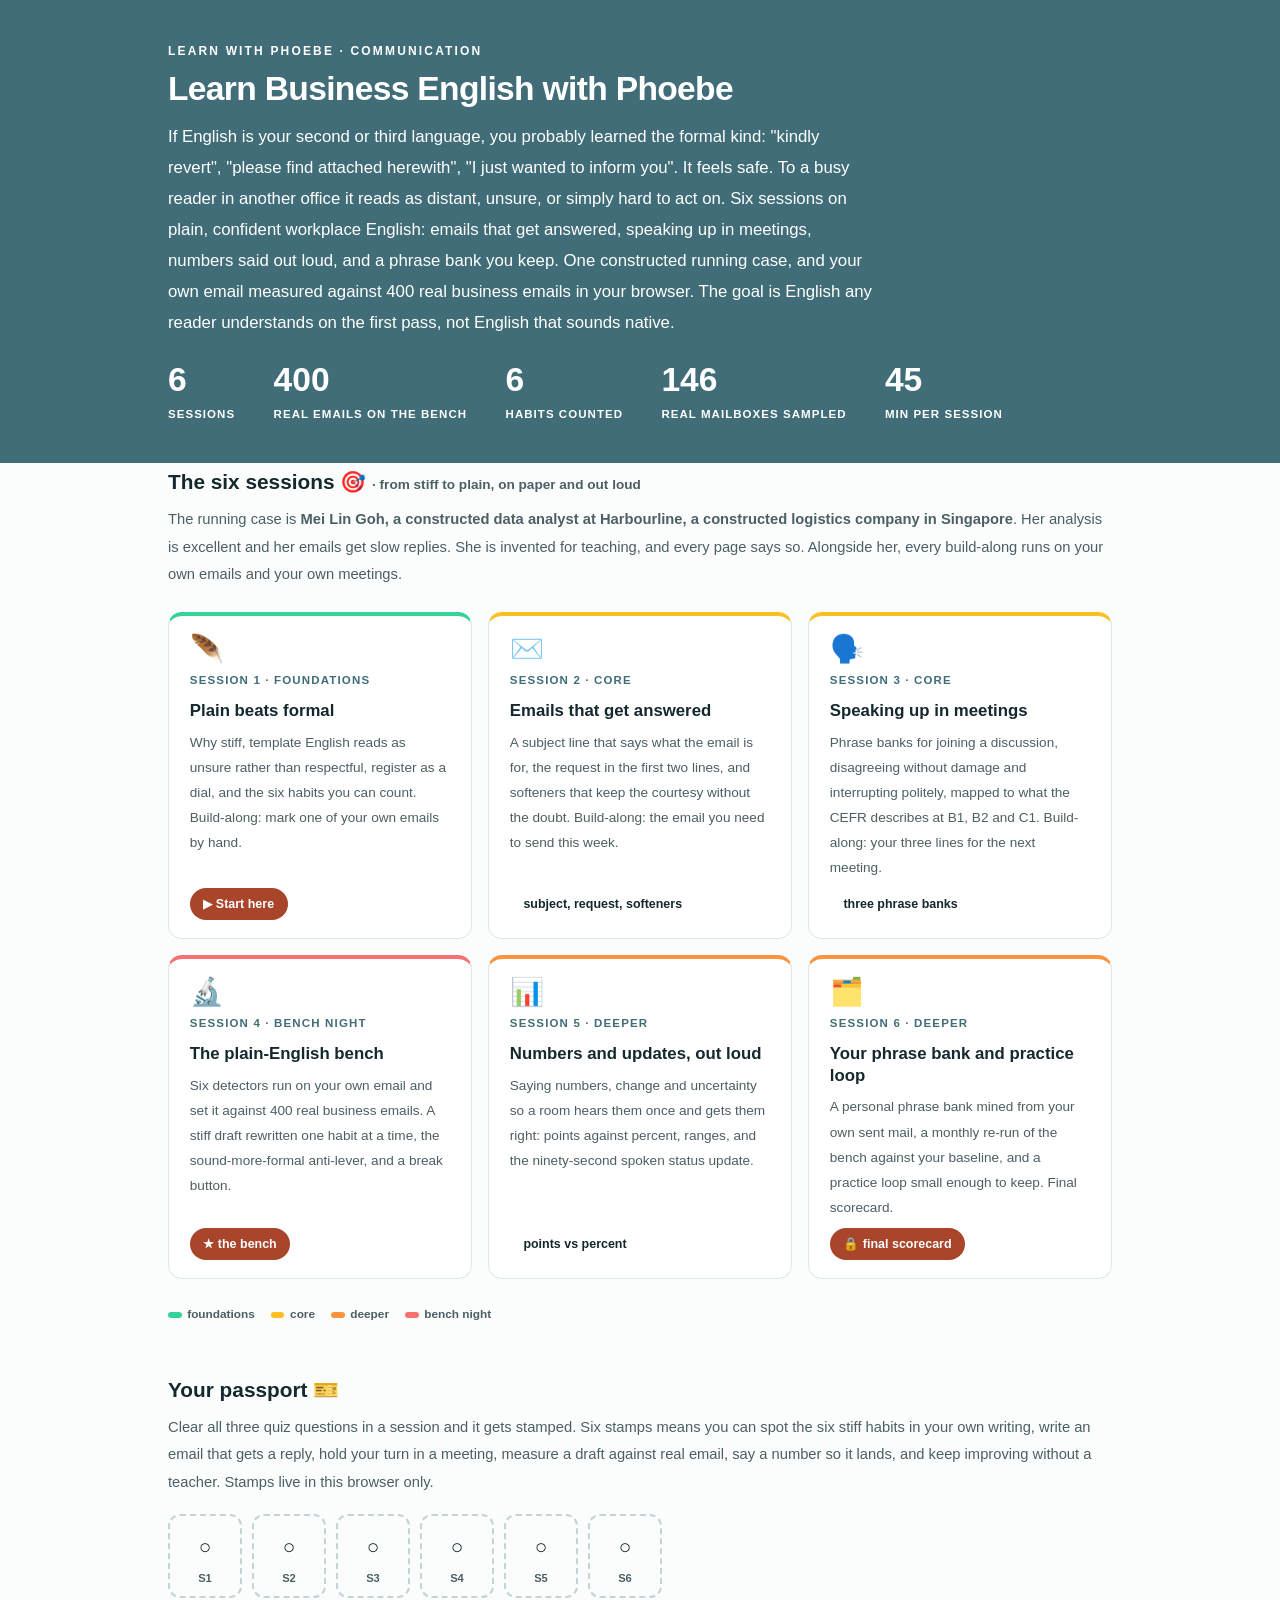
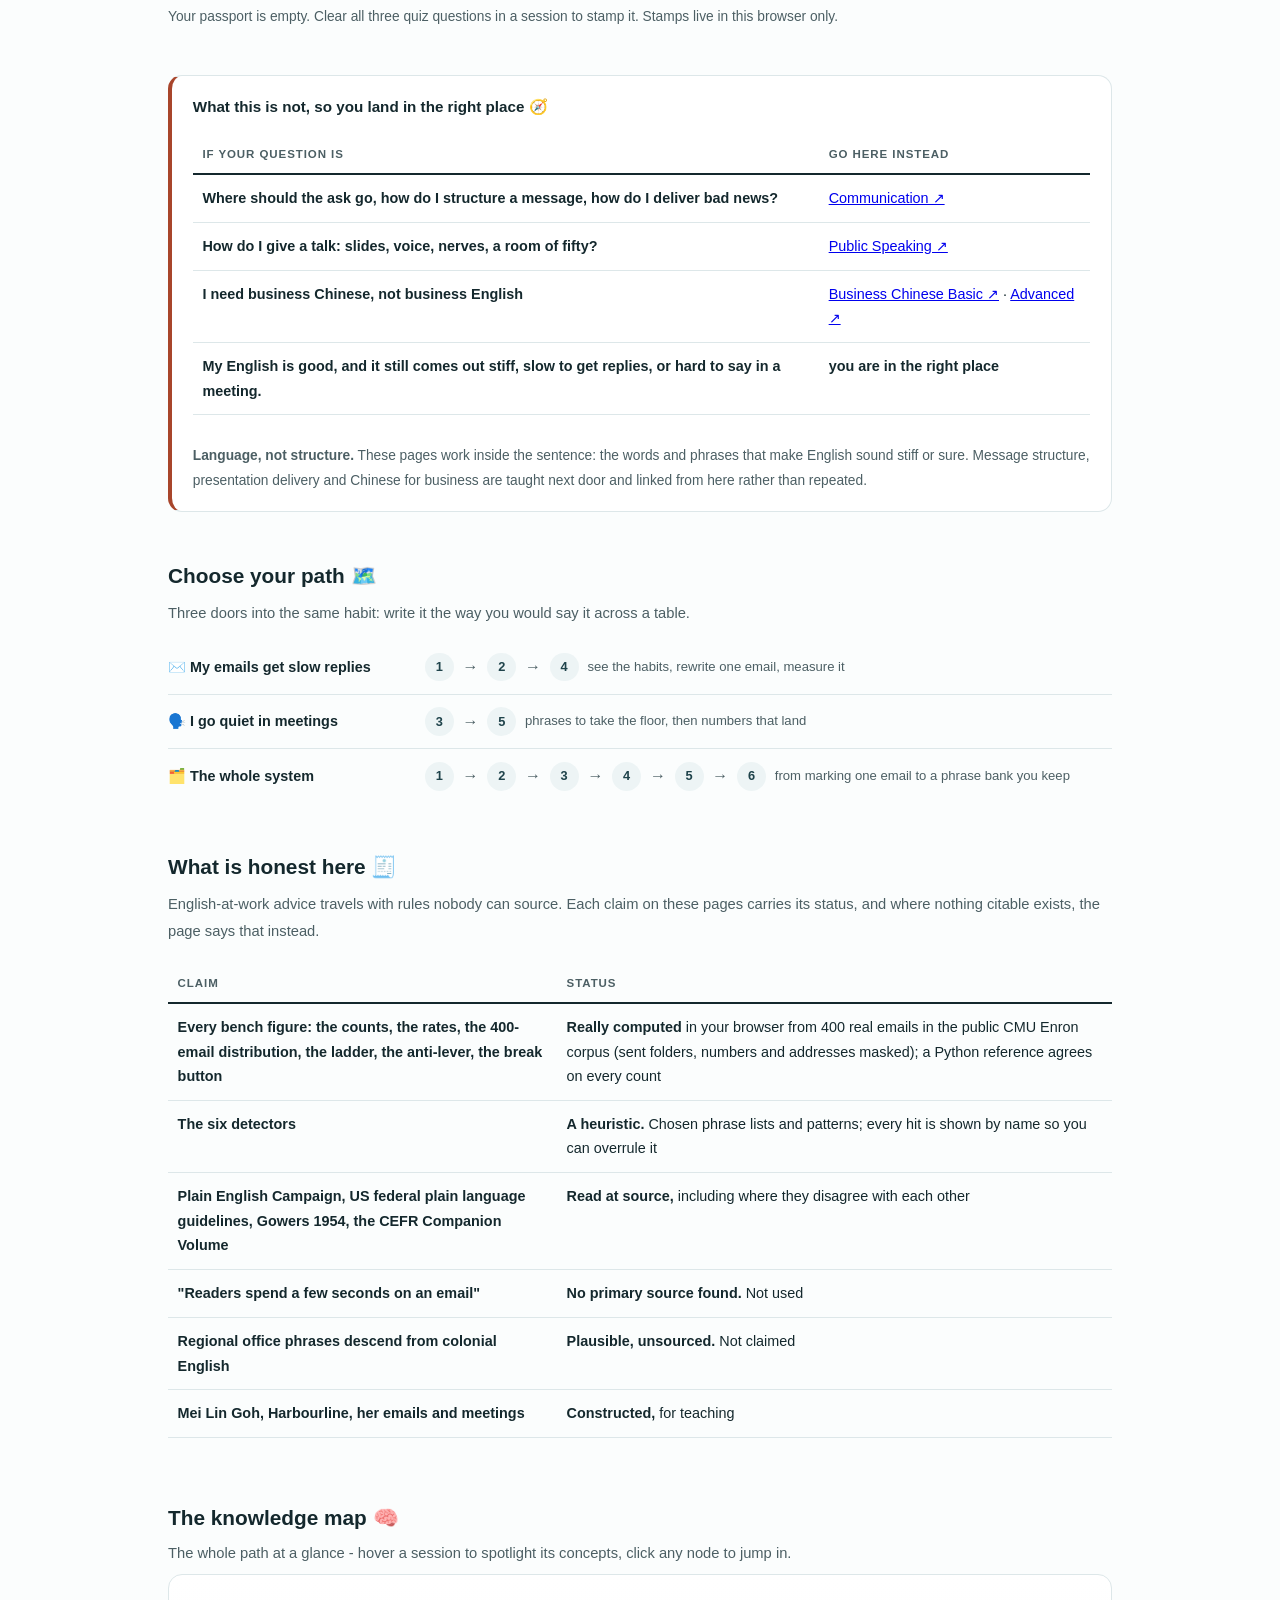
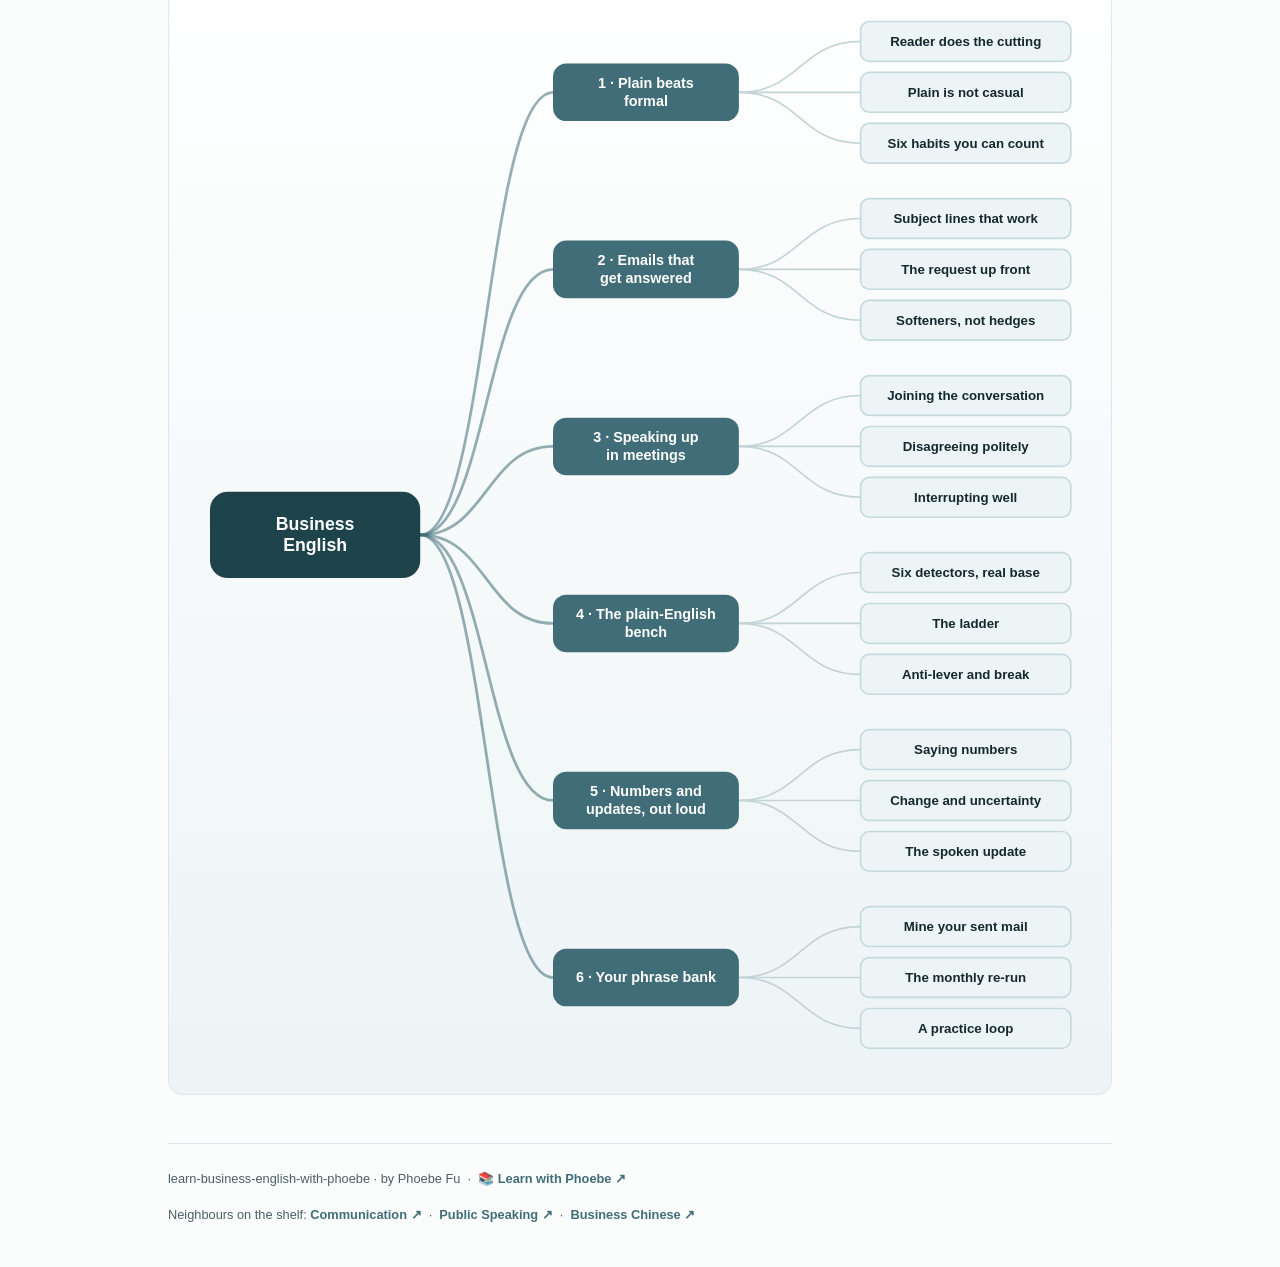
<file: index.html>
<!DOCTYPE html>
<html lang="en">
<head>
<meta charset="UTF-8">
<meta name="viewport" content="width=device-width, initial-scale=1.0">
<!-- social:start -->
<meta name="description" content="Six sessions on confident, natural workplace English for people who work in a second or third language: plain over formal, emails that get answered, speaking up in meetings, a plain-English bench calibrated on 400 real business emails, numbers out loud, and a phrase bank you keep. Free, by Phoebe Fu.">
<meta property="og:type" content="website">
<meta property="og:site_name" content="Learn with Phoebe">
<meta property="og:title" content="Learn Business English with Phoebe">
<meta property="og:description" content="Stiff English reads as unsure. Six sessions on plain, confident workplace English, with your own email measured against 400 real ones in your browser.">
<meta property="og:url" content="https://phoebefu6.github.io/learn-business-english-with-phoebe/">
<meta property="og:image" content="https://phoebefu6.github.io/learn-business-english-with-phoebe/assets/og-cover.png">
<meta property="og:image:width" content="1200">
<meta property="og:image:height" content="630">
<meta name="twitter:card" content="summary_large_image">
<meta name="twitter:title" content="Learn Business English with Phoebe">
<meta name="twitter:description" content="Plain beats formal. Your email against 400 real ones, counted in your browser.">
<meta name="twitter:image" content="https://phoebefu6.github.io/learn-business-english-with-phoebe/assets/og-cover.png">
<!-- social:end -->
<title>Learn Business English with Phoebe</title>
<link rel="stylesheet" href="assets/style.css?v=22">
<style>

  .stats-row { display: flex; gap: 2.4rem; margin-top: 1.5rem; flex-wrap: wrap; }
  .stat b { display: block; font-size: 2.1rem; font-weight: 800; line-height: 1.05; font-variant-numeric: tabular-nums; }
  .stat span { font-size: .72rem; opacity: 1; text-transform: uppercase; letter-spacing: .09em; font-weight: 600; }

  .course-grid { display: grid; grid-template-columns: repeat(auto-fit, minmax(17rem, 1fr)); gap: 1rem; margin-top: 1.5rem; }
  .course-card {
    border: 1px solid var(--hairline);
    border-top: 4px solid var(--diff, var(--indigo));
    border-radius: var(--radius);
    padding: 1.2rem 1.3rem 1.1rem;
    display: flex;
    flex-direction: column;
    gap: .5rem;
    text-decoration: none;
    color: var(--ink);
    background: #fff;
    transition: box-shadow .15s ease, border-color .15s ease, transform .15s ease;
    position: relative;
  }
  .course-card:hover { border-color: var(--indigo-soft); border-top-color: var(--diff, var(--indigo)); box-shadow: 0 8px 28px rgba(var(--shadow-rgb),.16); transform: translateY(-3px); }
  .course-card .cicon { font-size: 1.7rem; line-height: 1; }
  .course-card .cnum { font-size: .72rem; font-weight: 700; color: var(--indigo); text-transform: uppercase; letter-spacing: .1em; }
  .course-card h3 { font-size: 1.05rem; font-weight: 800; line-height: 1.3; }
  .course-card p { font-size: .85rem; color: var(--muted); flex: 1; }
  .course-card .meta { display: flex; gap: .4rem; flex-wrap: wrap; }

  .diff-legend { display: flex; gap: 1rem; margin-top: 1.6rem; font-size: .74rem; color: var(--muted); font-weight: 600; flex-wrap: wrap; }
  .diff-legend i { display: inline-block; width: .85rem; height: .35rem; border-radius: 999px; margin-right: .35rem; vertical-align: middle; }

  .paths { margin-top: 2.6rem; }
  .paths h2 { font-size: 1.3rem; font-weight: 800; margin-bottom: .3rem; }
  .paths .plede { color: var(--muted); font-size: .92rem; margin-bottom: .8rem; }
  .path { display: flex; gap: .55rem; align-items: center; padding: .75rem 0; border-bottom: .5px solid var(--hairline); flex-wrap: wrap; }
  .path:last-child { border-bottom: none; }
  .path b { min-width: 15.5rem; font-size: .9rem; }
  .path .pstep { background: var(--indigo-50); color: var(--indigo-deep); border-radius: 999px; padding: .16rem .68rem; font-weight: 700; font-size: .8rem; text-decoration: none; transition: all .12s ease; }
  .path .pstep:hover { background: var(--indigo); color: #fff; }
  .path .parr { color: var(--muted); font-weight: 700; }

  .mm-section { margin-top: 1.6rem; }
  .mm-section h2 { font-size: 1.3rem; font-weight: 800; margin-bottom: .2rem; }
  .mm-section .mm-lede { color: var(--muted); font-size: .92rem; margin-bottom: .4rem; }
  .mm-wrap { border: 1px solid var(--hairline); border-radius: var(--radius); background: linear-gradient(180deg,#fff,var(--indigo-50)); padding: .6rem; overflow-x: auto; }
  .mm-svg { width: 100%; height: auto; display: block; max-width: 60rem; margin: 0 auto; min-width: 34rem; }
  .mm-link { cursor: pointer; text-decoration: none; }
  .mm-node rect { transition: opacity .15s ease, filter .15s ease; }
  .mm-node text { pointer-events: none; }
  .mm-link:hover .mm-node rect { filter: brightness(1.06); }
  .mm-edge { transition: opacity .15s ease; }

  .not-this { border: 1px solid var(--hairline); border-left: 4px solid var(--clay); border-radius: var(--radius); background: #fff; padding: 1.1rem 1.3rem; margin-top: 1.2rem; }
  .not-this h3 { font-size: .95rem; font-weight: 800; margin-bottom: .5rem; }
</style>
</head>
<body>

<header class="masthead">
  <div class="wrap">
    <div class="eyebrow">Learn with Phoebe · Communication</div>
    <h1>Learn <span class="accent">Business English</span> with Phoebe</h1>
    <p class="sub">If English is your second or third language, you probably learned the formal kind: "kindly revert", "please find attached herewith", "I just wanted to inform you". It feels safe. To a busy reader in another office it reads as distant, unsure, or simply hard to act on. Six sessions on plain, confident workplace English: emails that get answered, speaking up in meetings, numbers said out loud, and a phrase bank you keep. One constructed running case, and your own email measured against 400 real business emails in your browser. The goal is English any reader understands on the first pass, not English that sounds native.</p>
    <div class="stats-row">
      <div class="stat"><b data-count="6">6</b><span>sessions</span></div>
      <div class="stat"><b data-count="400">400</b><span>real emails on the bench</span></div>
      <div class="stat"><b data-count="6">6</b><span>habits counted</span></div>
      <div class="stat"><b data-count="146">146</b><span>real mailboxes sampled</span></div>
      <div class="stat"><b data-count="45">45</b><span>min per session</span></div>
    </div>
  </div>
</header>

<main class="wrap">

  <section class="section">
    <div class="paths" style="margin-top:0">
      <h2>The six sessions 🎯 <span style="font-size:.85rem;font-weight:600;color:var(--muted)">· from stiff to plain, on paper and out loud</span></h2>
      <p class="plede">The running case is <strong>Mei Lin Goh, a constructed data analyst at Harbourline, a constructed logistics company in Singapore</strong>. Her analysis is excellent and her emails get slow replies. She is invented for teaching, and every page says so. Alongside her, every build-along runs on your own emails and your own meetings.</p>
    </div>

    <div class="course-grid">
      <a class="course-card" href="courses/01-plain-beats-formal.html" style="--diff:#34D399">
        <span class="cicon">🪶</span>
        <span class="cnum">Session 1 · foundations</span>
        <h3>Plain beats formal</h3>
        <p>Why stiff, template English reads as unsure rather than respectful, register as a dial, and the six habits you can count. Build-along: mark one of your own emails by hand.</p>
        <span class="meta"><span class="pill amber">▶ Start here</span></span>
      </a>
      <a class="course-card" href="courses/02-emails-that-get-answered.html" style="--diff:#FBBF24">
        <span class="cicon">✉️</span>
        <span class="cnum">Session 2 · core</span>
        <h3>Emails that get answered</h3>
        <p>A subject line that says what the email is for, the request in the first two lines, and softeners that keep the courtesy without the doubt. Build-along: the email you need to send this week.</p>
        <span class="meta"><span class="pill">subject, request, softeners</span></span>
      </a>
      <a class="course-card" href="courses/03-speaking-up-in-meetings.html" style="--diff:#FBBF24">
        <span class="cicon">🗣️</span>
        <span class="cnum">Session 3 · core</span>
        <h3>Speaking up in meetings</h3>
        <p>Phrase banks for joining a discussion, disagreeing without damage and interrupting politely, mapped to what the CEFR describes at B1, B2 and C1. Build-along: your three lines for the next meeting.</p>
        <span class="meta"><span class="pill">three phrase banks</span></span>
      </a>
      <a class="course-card" href="courses/04-the-plain-english-bench.html" style="--diff:#F87171">
        <span class="cicon">🔬</span>
        <span class="cnum">Session 4 · bench night</span>
        <h3>The plain-English bench</h3>
        <p>Six detectors run on your own email and set it against 400 real business emails. A stiff draft rewritten one habit at a time, the sound-more-formal anti-lever, and a break button.</p>
        <span class="meta"><span class="pill amber">★ the bench</span></span>
      </a>
      <a class="course-card" href="courses/05-numbers-and-updates-out-loud.html" style="--diff:#FB923C">
        <span class="cicon">📊</span>
        <span class="cnum">Session 5 · deeper</span>
        <h3>Numbers and updates, out loud</h3>
        <p>Saying numbers, change and uncertainty so a room hears them once and gets them right: points against percent, ranges, and the ninety-second spoken status update.</p>
        <span class="meta"><span class="pill">points vs percent</span></span>
      </a>
      <a class="course-card" href="courses/06-your-phrase-bank.html" style="--diff:#FB923C">
        <span class="cicon">🗂️</span>
        <span class="cnum">Session 6 · deeper</span>
        <h3>Your phrase bank and practice loop</h3>
        <p>A personal phrase bank mined from your own sent mail, a monthly re-run of the bench against your baseline, and a practice loop small enough to keep. Final scorecard.</p>
        <span class="meta"><span class="pill amber">🔒 final scorecard</span></span>
      </a>
    </div>

    <div class="diff-legend">
      <span><i style="background:#34D399"></i>foundations</span>
      <span><i style="background:#FBBF24"></i>core</span>
      <span><i style="background:#FB923C"></i>deeper</span>
      <span><i style="background:#F87171"></i>bench night</span>
    </div>
  </section>

  <section class="section">
    <div class="paths" style="margin-top:0">
      <h2>Your passport 🎫</h2>
      <p class="plede">Clear all three quiz questions in a session and it gets stamped. Six stamps means you can spot the six stiff habits in your own writing, write an email that gets a reply, hold your turn in a meeting, measure a draft against real email, say a number so it lands, and keep improving without a teacher. Stamps live in this browser only.</p>
    </div>
    <div class="pp-strip"></div>
  </section>

  <section class="section">
    <div class="not-this">
      <h3>What this is not, so you land in the right place 🧭</h3>
      <table class="clean">
        <tr><th>If your question is</th><th>Go here instead</th></tr>
        <tr><td>Where should the ask go, how do I structure a message, how do I deliver bad news?</td><td><a href="https://phoebefu6.github.io/learn-communication-with-phoebe/">Communication ↗</a></td></tr>
        <tr><td>How do I give a talk: slides, voice, nerves, a room of fifty?</td><td><a href="https://phoebefu6.github.io/learn-public-speaking-with-phoebe/">Public Speaking ↗</a></td></tr>
        <tr><td>I need business Chinese, not business English</td><td><a href="https://phoebefu6.github.io/learn-business-chinese-basic-with-phoebe/">Business Chinese Basic ↗</a> · <a href="https://phoebefu6.github.io/learn-business-chinese-advanced-with-phoebe/">Advanced ↗</a></td></tr>
        <tr><td><strong>My English is good, and it still comes out stiff, slow to get replies, or hard to say in a meeting.</strong></td><td><strong>you are in the right place</strong></td></tr>
      </table>
      <p style="margin-top:.7rem;font-size:.86rem;color:var(--muted)"><strong>Language, not structure.</strong> These pages work inside the sentence: the words and phrases that make English sound stiff or sure. Message structure, presentation delivery and Chinese for business are taught next door and linked from here rather than repeated.</p>
    </div>
  </section>

  <section class="section">
    <div class="paths">
      <h2>Choose your path 🗺️</h2>
      <p class="plede">Three doors into the same habit: write it the way you would say it across a table.</p>
      <div class="path"><b>✉️ My emails get slow replies</b>
        <a class="pstep" href="courses/01-plain-beats-formal.html">1</a><span class="parr">→</span>
        <a class="pstep" href="courses/02-emails-that-get-answered.html">2</a><span class="parr">→</span>
        <a class="pstep" href="courses/04-the-plain-english-bench.html">4</a>
        <span style="font-size:.82rem;color:var(--muted)">see the habits, rewrite one email, measure it</span>
      </div>
      <div class="path"><b>🗣️ I go quiet in meetings</b>
        <a class="pstep" href="courses/03-speaking-up-in-meetings.html">3</a><span class="parr">→</span>
        <a class="pstep" href="courses/05-numbers-and-updates-out-loud.html">5</a>
        <span style="font-size:.82rem;color:var(--muted)">phrases to take the floor, then numbers that land</span>
      </div>
      <div class="path"><b>🗂️ The whole system</b>
        <a class="pstep" href="courses/01-plain-beats-formal.html">1</a><span class="parr">→</span>
        <a class="pstep" href="courses/02-emails-that-get-answered.html">2</a><span class="parr">→</span>
        <a class="pstep" href="courses/03-speaking-up-in-meetings.html">3</a><span class="parr">→</span>
        <a class="pstep" href="courses/04-the-plain-english-bench.html">4</a><span class="parr">→</span>
        <a class="pstep" href="courses/05-numbers-and-updates-out-loud.html">5</a><span class="parr">→</span>
        <a class="pstep" href="courses/06-your-phrase-bank.html">6</a>
        <span style="font-size:.82rem;color:var(--muted)">from marking one email to a phrase bank you keep</span>
      </div>
    </div>
  </section>

  <section class="section">
    <div class="paths" style="margin-top:0">
      <h2>What is honest here 🧾</h2>
      <p class="plede">English-at-work advice travels with rules nobody can source. Each claim on these pages carries its status, and where nothing citable exists, the page says that instead.</p>
    </div>
    <table class="clean">
      <tr><th>Claim</th><th>Status</th></tr>
      <tr><td>Every bench figure: the counts, the rates, the 400-email distribution, the ladder, the anti-lever, the break button</td><td><strong>Really computed</strong> in your browser from 400 real emails in the public CMU Enron corpus (sent folders, numbers and addresses masked); a Python reference agrees on every count</td></tr>
      <tr><td>The six detectors</td><td><strong>A heuristic.</strong> Chosen phrase lists and patterns; every hit is shown by name so you can overrule it</td></tr>
      <tr><td>Plain English Campaign, US federal plain language guidelines, Gowers 1954, the CEFR Companion Volume</td><td><strong>Read at source,</strong> including where they disagree with each other</td></tr>
      <tr><td>"Readers spend a few seconds on an email"</td><td><strong>No primary source found.</strong> Not used</td></tr>
      <tr><td>Regional office phrases descend from colonial English</td><td><strong>Plausible, unsourced.</strong> Not claimed</td></tr>
      <tr><td>Mei Lin Goh, Harbourline, her emails and meetings</td><td><strong>Constructed,</strong> for teaching</td></tr>
    </table>
  </section>

  <section class="section mm-section">
    <h2>The knowledge map 🧠</h2>
    <p class="mm-lede">The whole path at a glance - hover a session to spotlight its concepts, click any node to jump in.</p>
    <div class="mm-wrap"><div id="mindmap"></div></div>
  </section>

  <footer class="pagefoot">
    <span>learn-business-english-with-phoebe · by Phoebe Fu &nbsp;·&nbsp; 📚 <a href="https://phoebefu6.github.io/learn-with-phoebe/">Learn with Phoebe ↗</a></span>
    <span>Neighbours on the shelf: <a href="https://phoebefu6.github.io/learn-communication-with-phoebe/">Communication ↗</a> &nbsp;·&nbsp; <a href="https://phoebefu6.github.io/learn-public-speaking-with-phoebe/">Public Speaking ↗</a> &nbsp;·&nbsp; <a href="https://phoebefu6.github.io/learn-business-chinese-basic-with-phoebe/">Business Chinese ↗</a></span>
  </footer>

</main>

<script>
window.MINDMAP_DATA = {
 "title": "Business\nEnglish",
 "centerColor": "#1F434B",
 "sessions": [
  {
   "label": "Plain beats\nformal",
   "href": "courses/01-plain-beats-formal.html",
   "color": "#34D399",
   "concepts": [
    {
     "label": "Reader does the cutting",
     "href": "courses/01-plain-beats-formal.html"
    },
    {
     "label": "Plain is not casual",
     "href": "courses/01-plain-beats-formal.html"
    },
    {
     "label": "Six habits you can count",
     "href": "courses/01-plain-beats-formal.html"
    }
   ]
  },
  {
   "label": "Emails that\nget answered",
   "href": "courses/02-emails-that-get-answered.html",
   "color": "#FBBF24",
   "concepts": [
    {
     "label": "Subject lines that work",
     "href": "courses/02-emails-that-get-answered.html"
    },
    {
     "label": "The request up front",
     "href": "courses/02-emails-that-get-answered.html"
    },
    {
     "label": "Softeners, not hedges",
     "href": "courses/02-emails-that-get-answered.html"
    }
   ]
  },
  {
   "label": "Speaking up\nin meetings",
   "href": "courses/03-speaking-up-in-meetings.html",
   "color": "#FBBF24",
   "concepts": [
    {
     "label": "Joining the conversation",
     "href": "courses/03-speaking-up-in-meetings.html"
    },
    {
     "label": "Disagreeing politely",
     "href": "courses/03-speaking-up-in-meetings.html"
    },
    {
     "label": "Interrupting well",
     "href": "courses/03-speaking-up-in-meetings.html"
    }
   ]
  },
  {
   "label": "The plain-English\nbench",
   "href": "courses/04-the-plain-english-bench.html",
   "color": "#F87171",
   "concepts": [
    {
     "label": "Six detectors, real base",
     "href": "courses/04-the-plain-english-bench.html"
    },
    {
     "label": "The ladder",
     "href": "courses/04-the-plain-english-bench.html"
    },
    {
     "label": "Anti-lever and break",
     "href": "courses/04-the-plain-english-bench.html"
    }
   ]
  },
  {
   "label": "Numbers and\nupdates, out loud",
   "href": "courses/05-numbers-and-updates-out-loud.html",
   "color": "#FB923C",
   "concepts": [
    {
     "label": "Saying numbers",
     "href": "courses/05-numbers-and-updates-out-loud.html"
    },
    {
     "label": "Change and uncertainty",
     "href": "courses/05-numbers-and-updates-out-loud.html"
    },
    {
     "label": "The spoken update",
     "href": "courses/05-numbers-and-updates-out-loud.html"
    }
   ]
  },
  {
   "label": "Your phrase bank",
   "href": "courses/06-your-phrase-bank.html",
   "color": "#FB923C",
   "concepts": [
    {
     "label": "Mine your sent mail",
     "href": "courses/06-your-phrase-bank.html"
    },
    {
     "label": "The monthly re-run",
     "href": "courses/06-your-phrase-bank.html"
    },
    {
     "label": "A practice loop",
     "href": "courses/06-your-phrase-bank.html"
    }
   ]
  }
 ]
};
</script>
<script src="assets/mindmap.js?v=1"></script>
<script src="assets/app.js?v=19"></script>
</body>
</html>
</file>
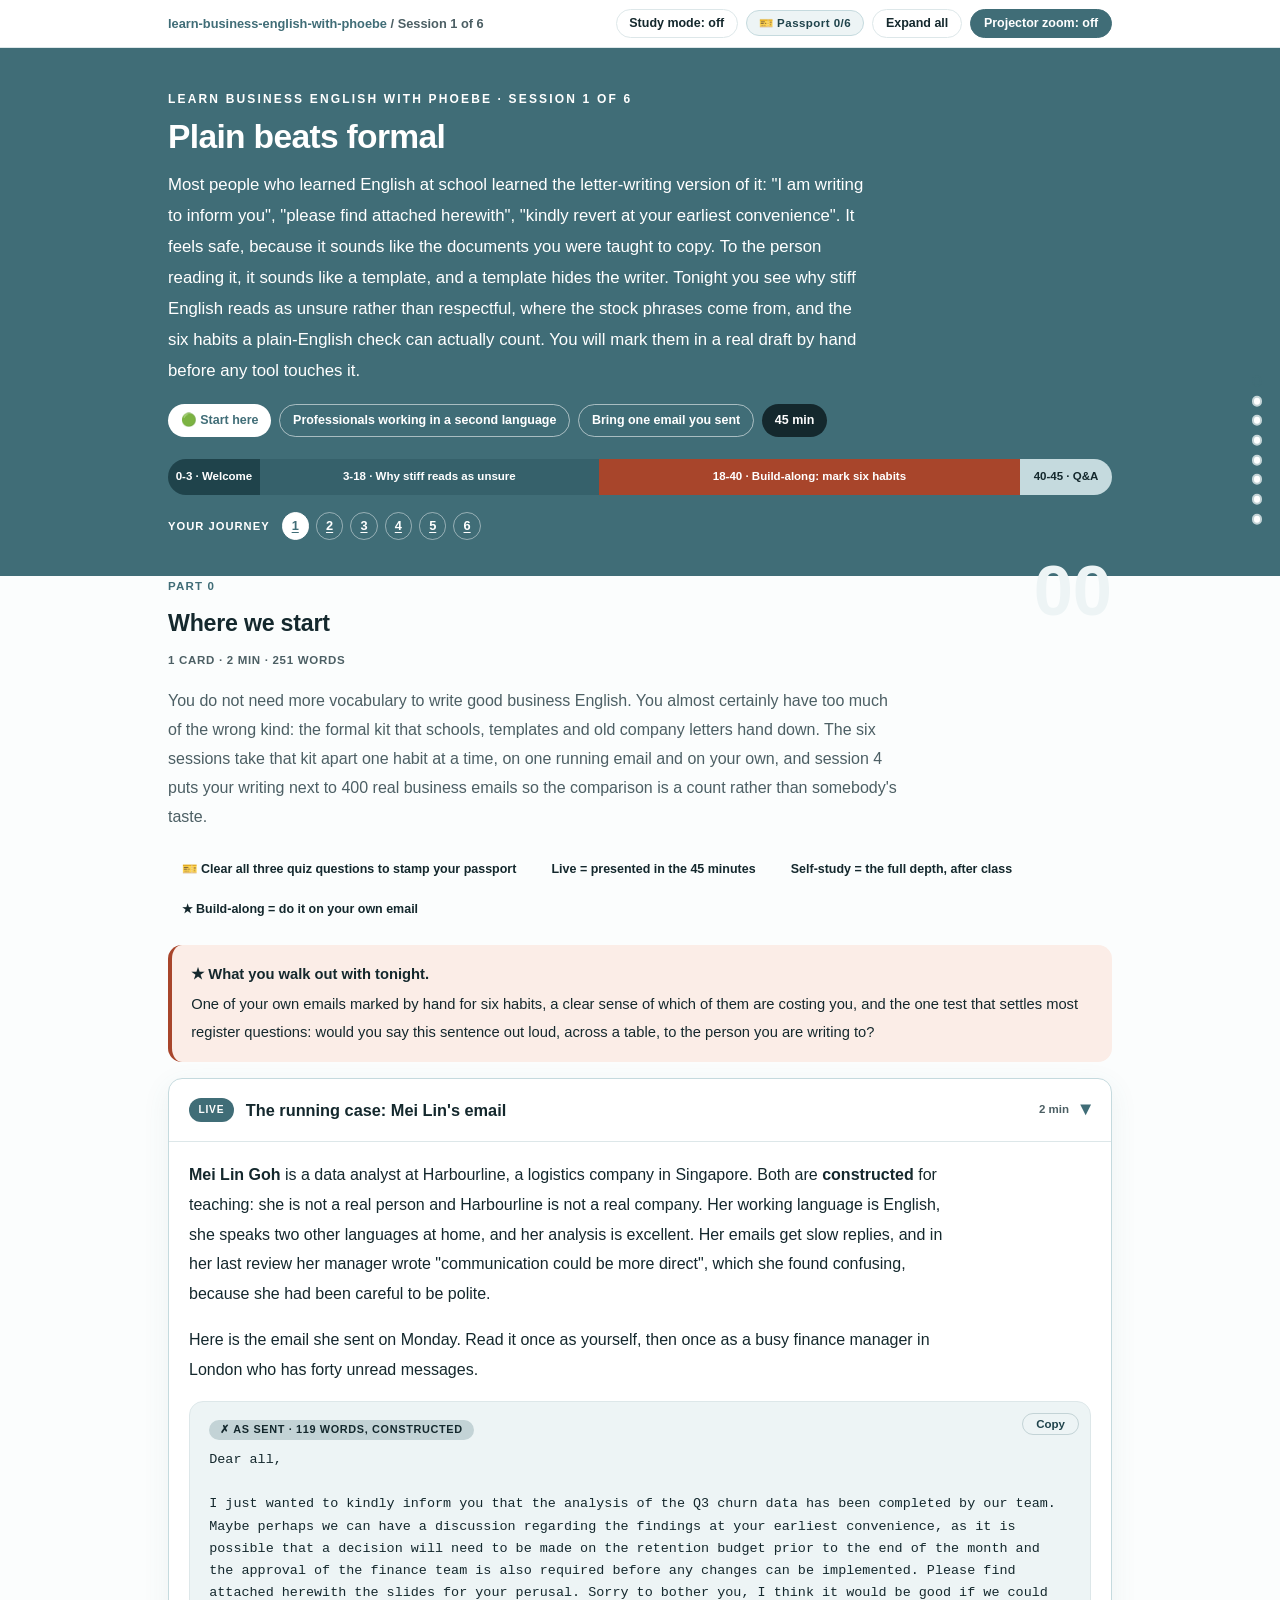
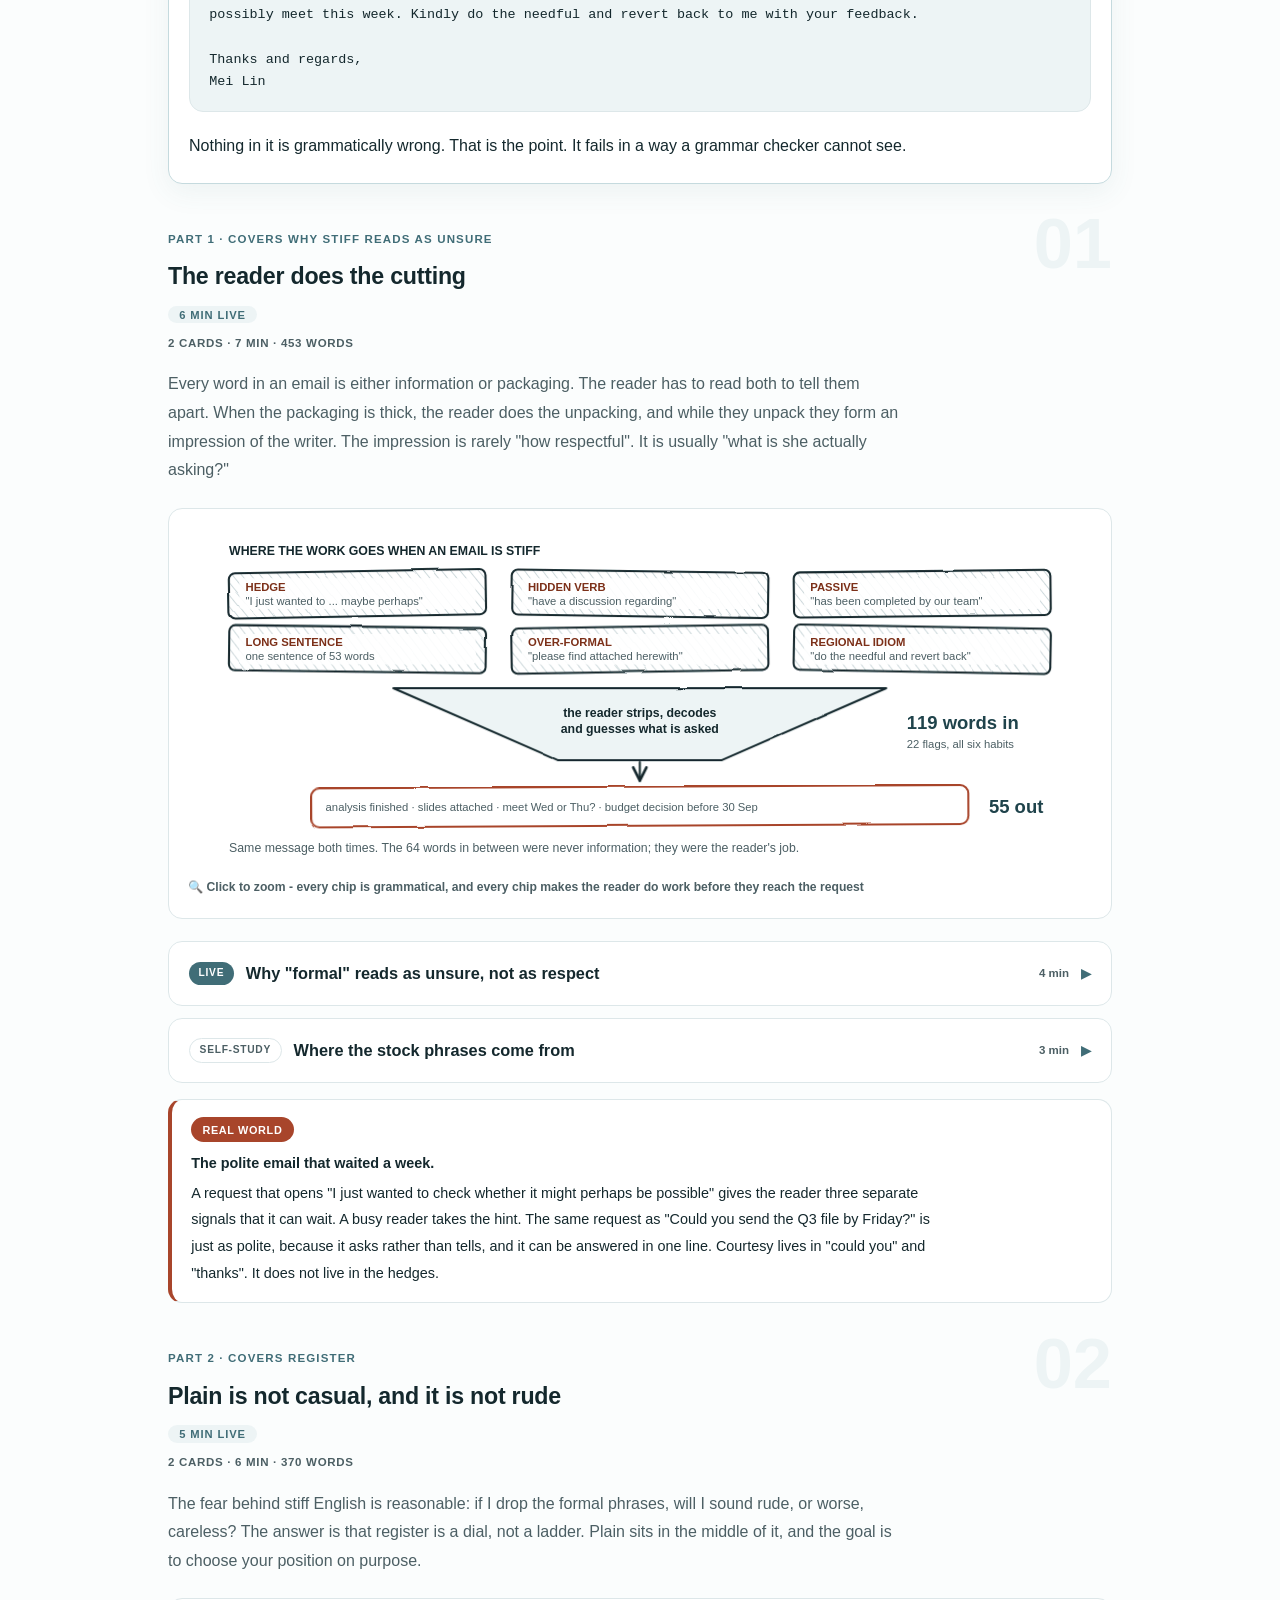
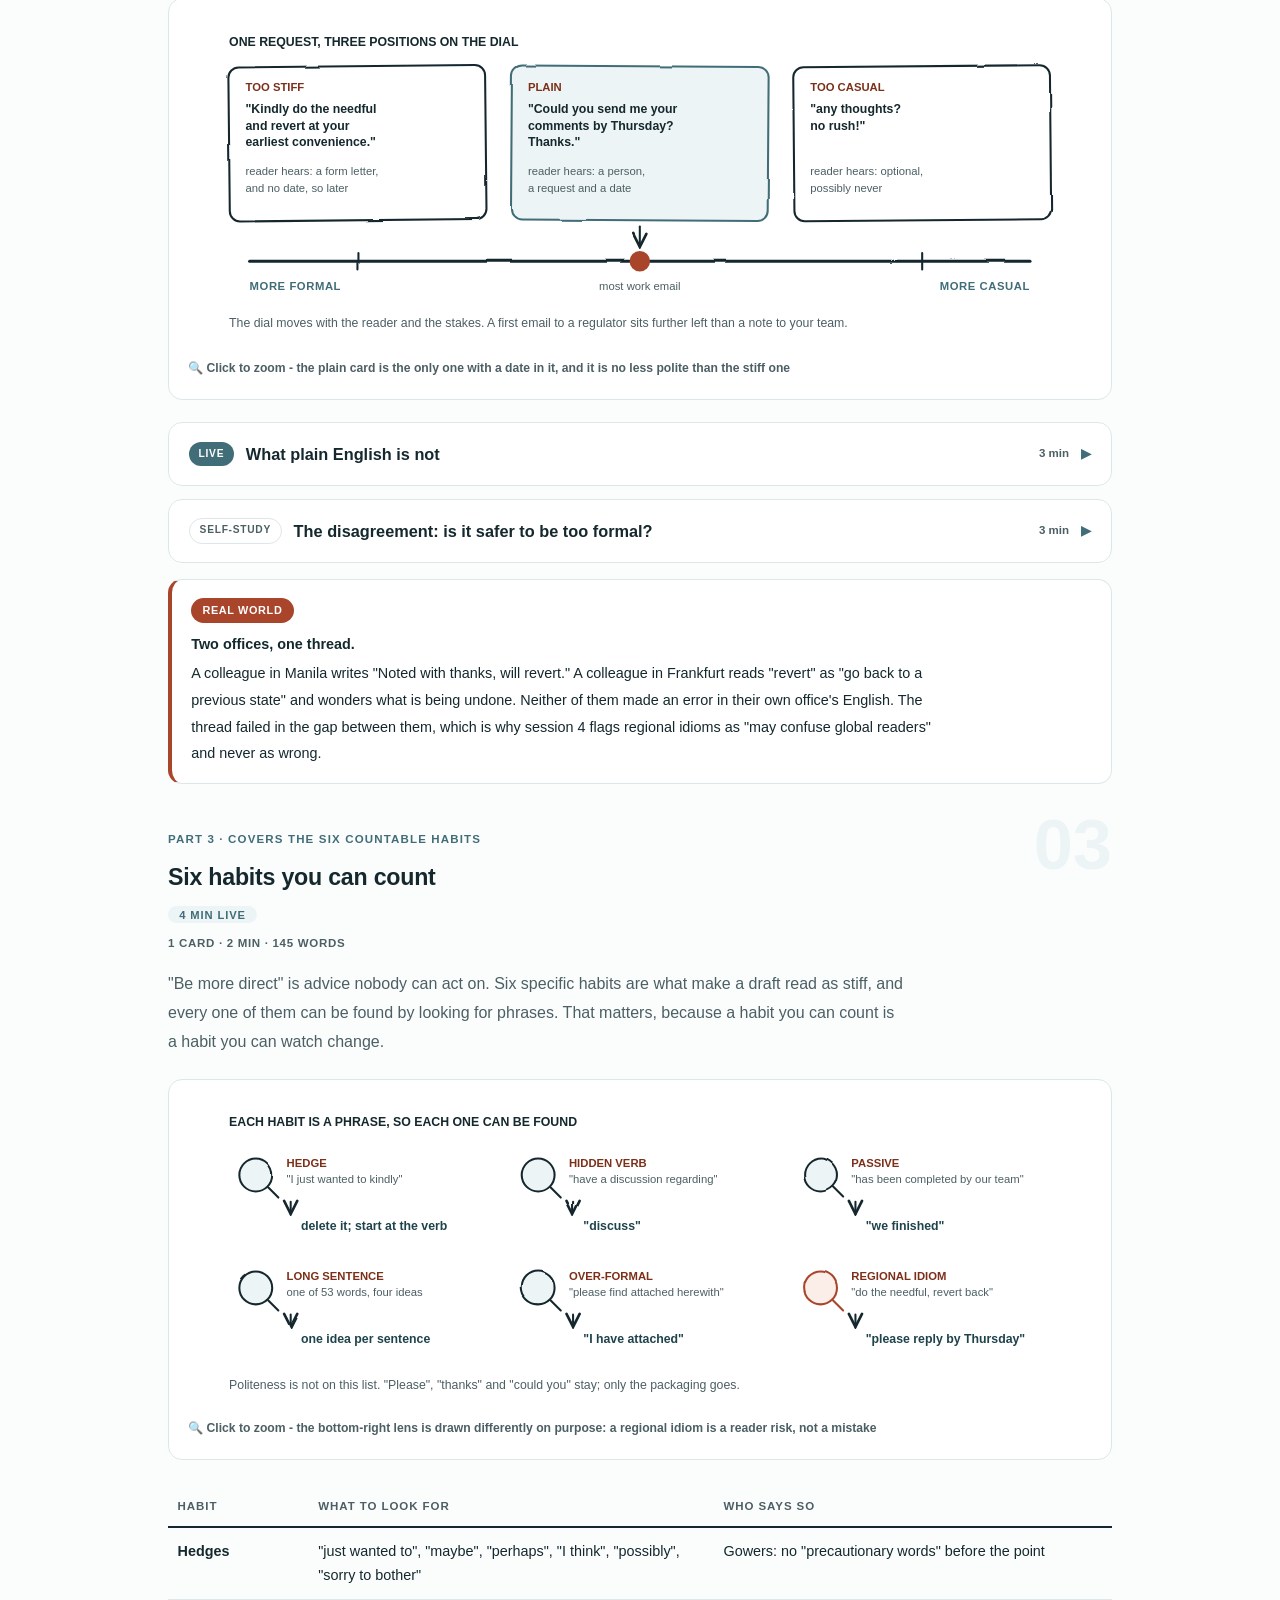
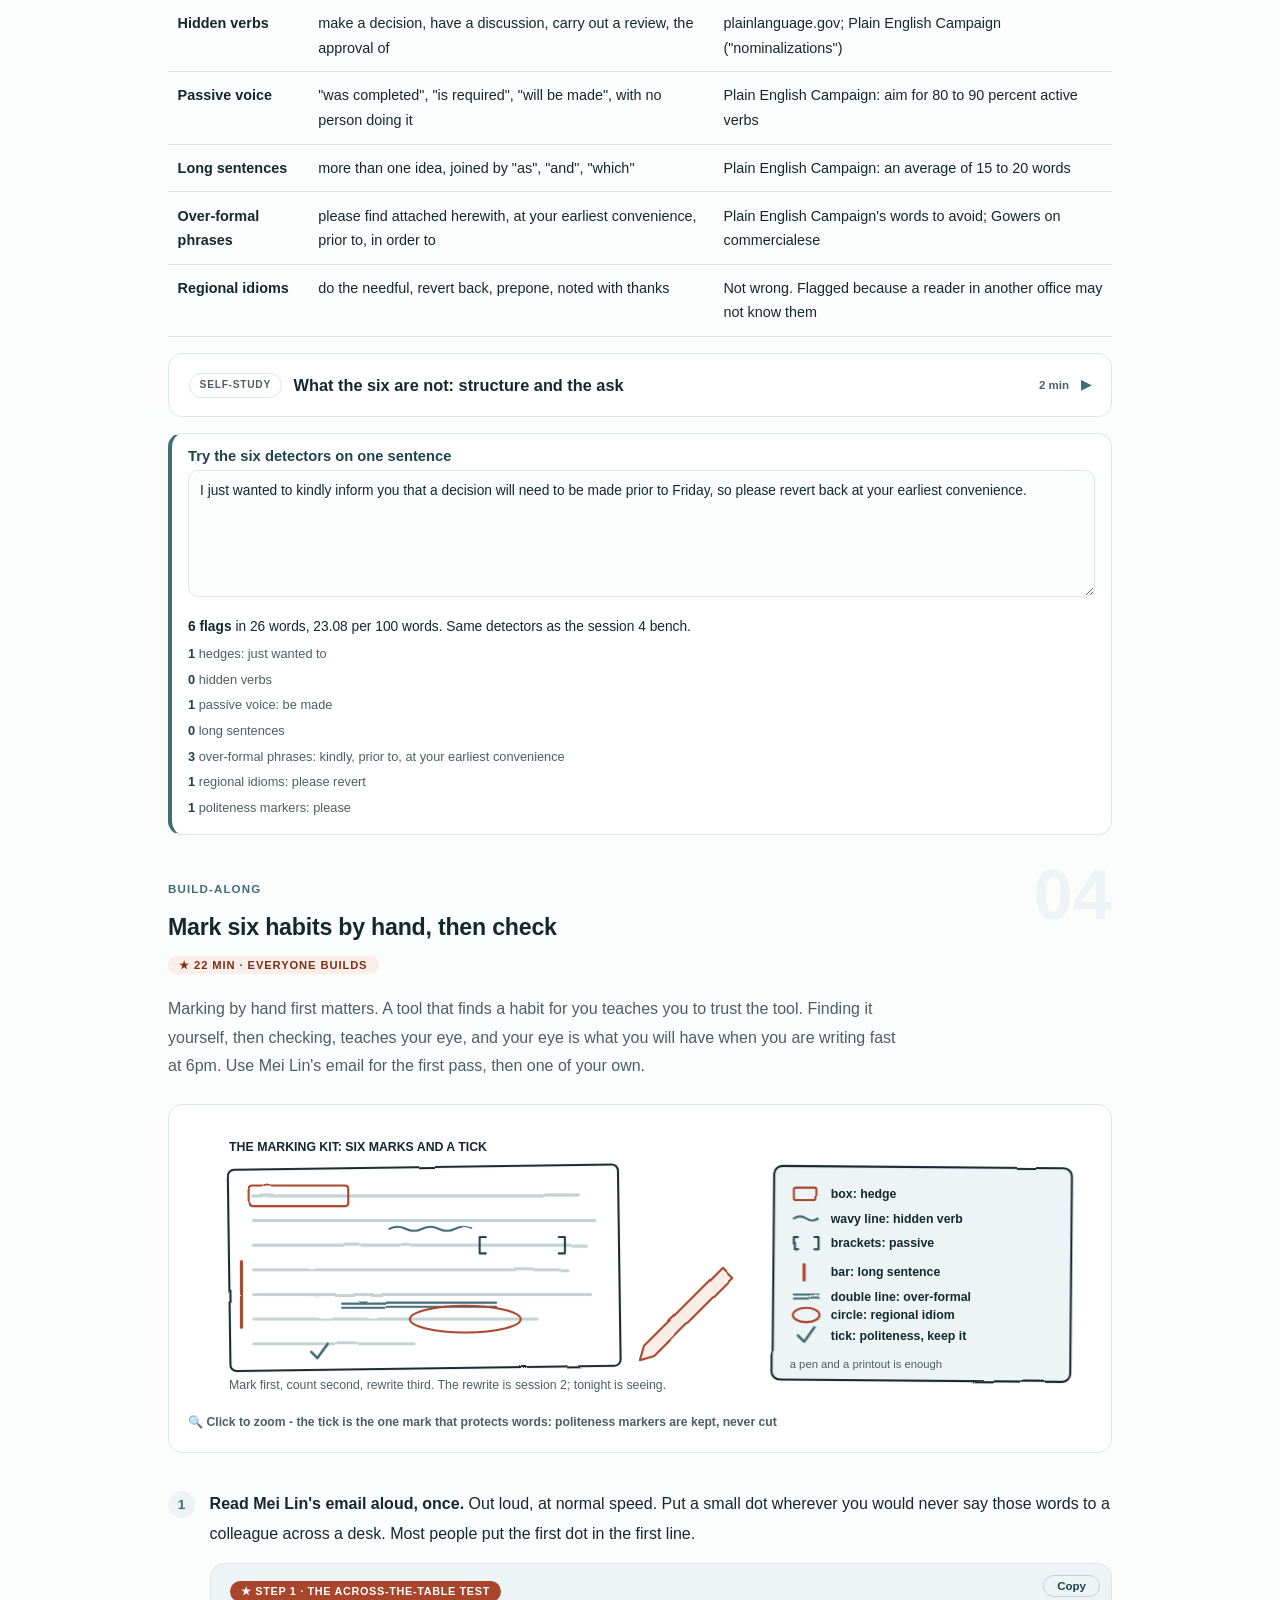
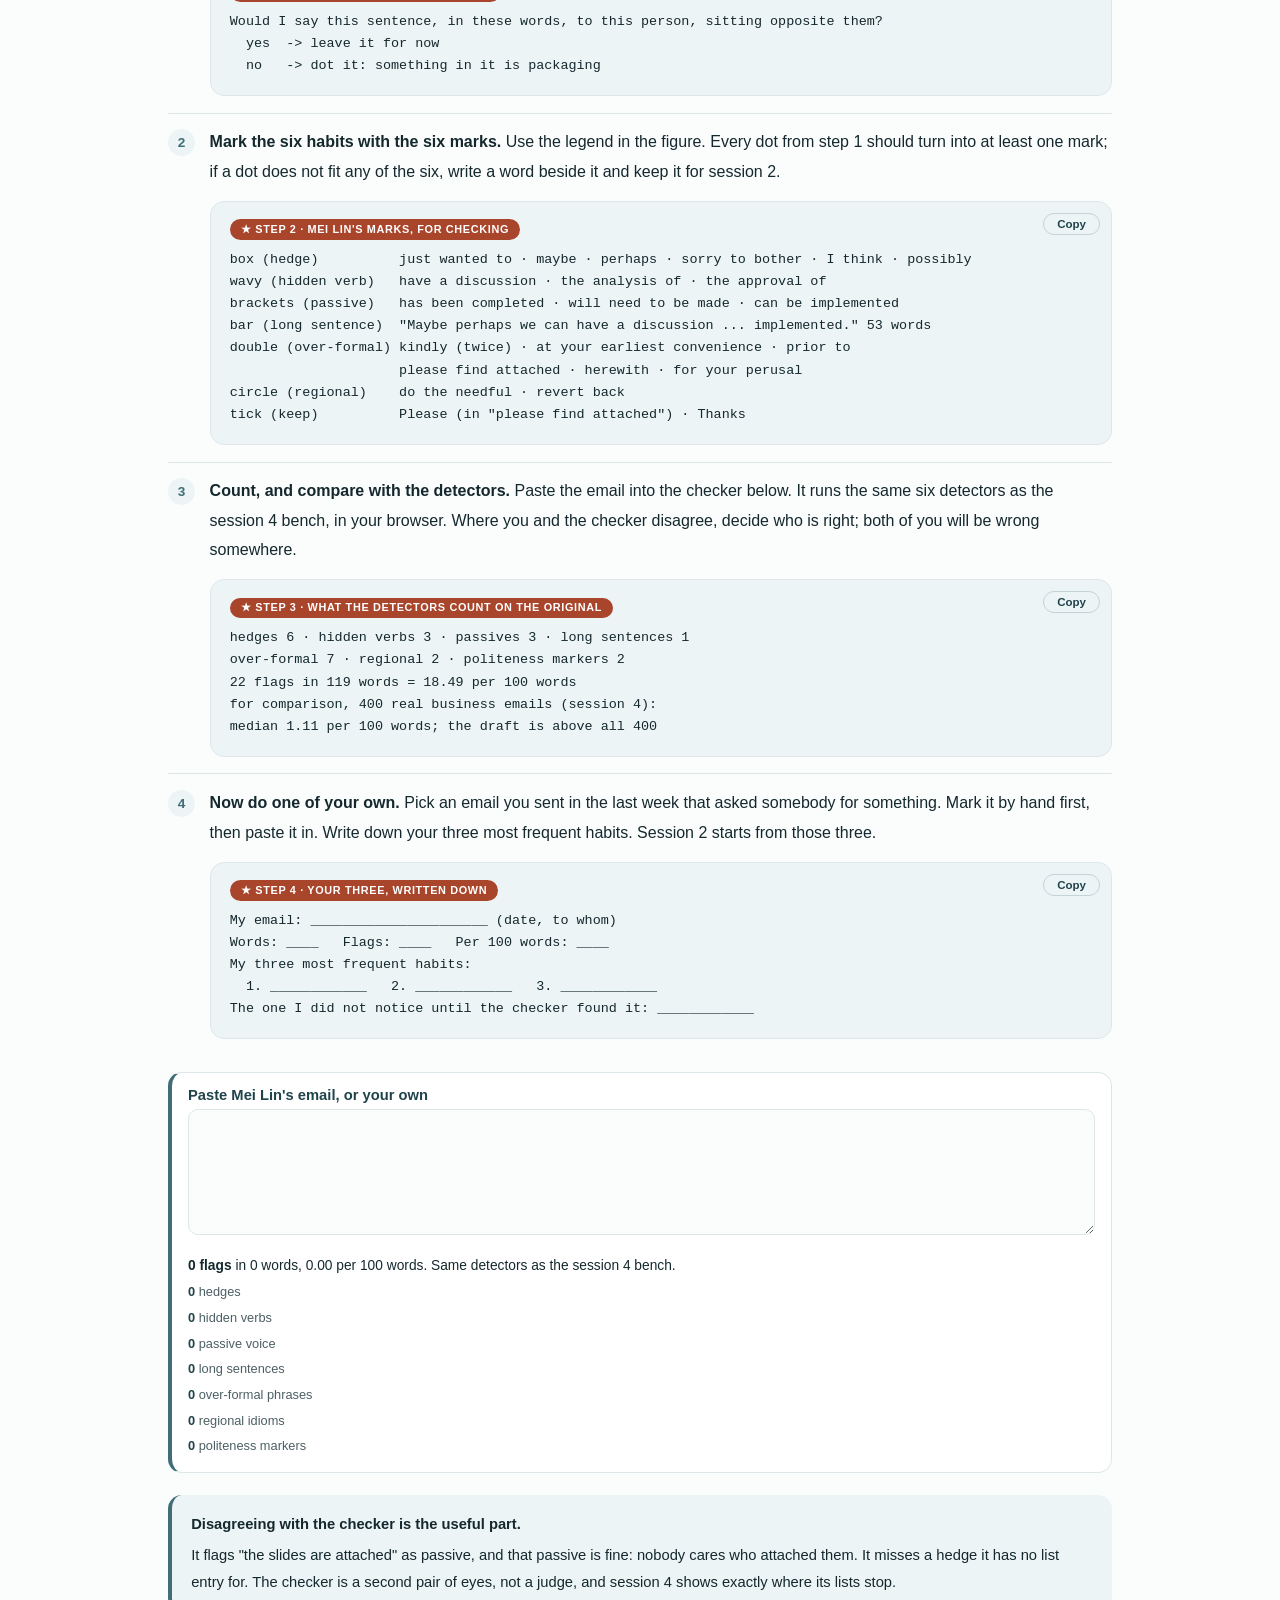
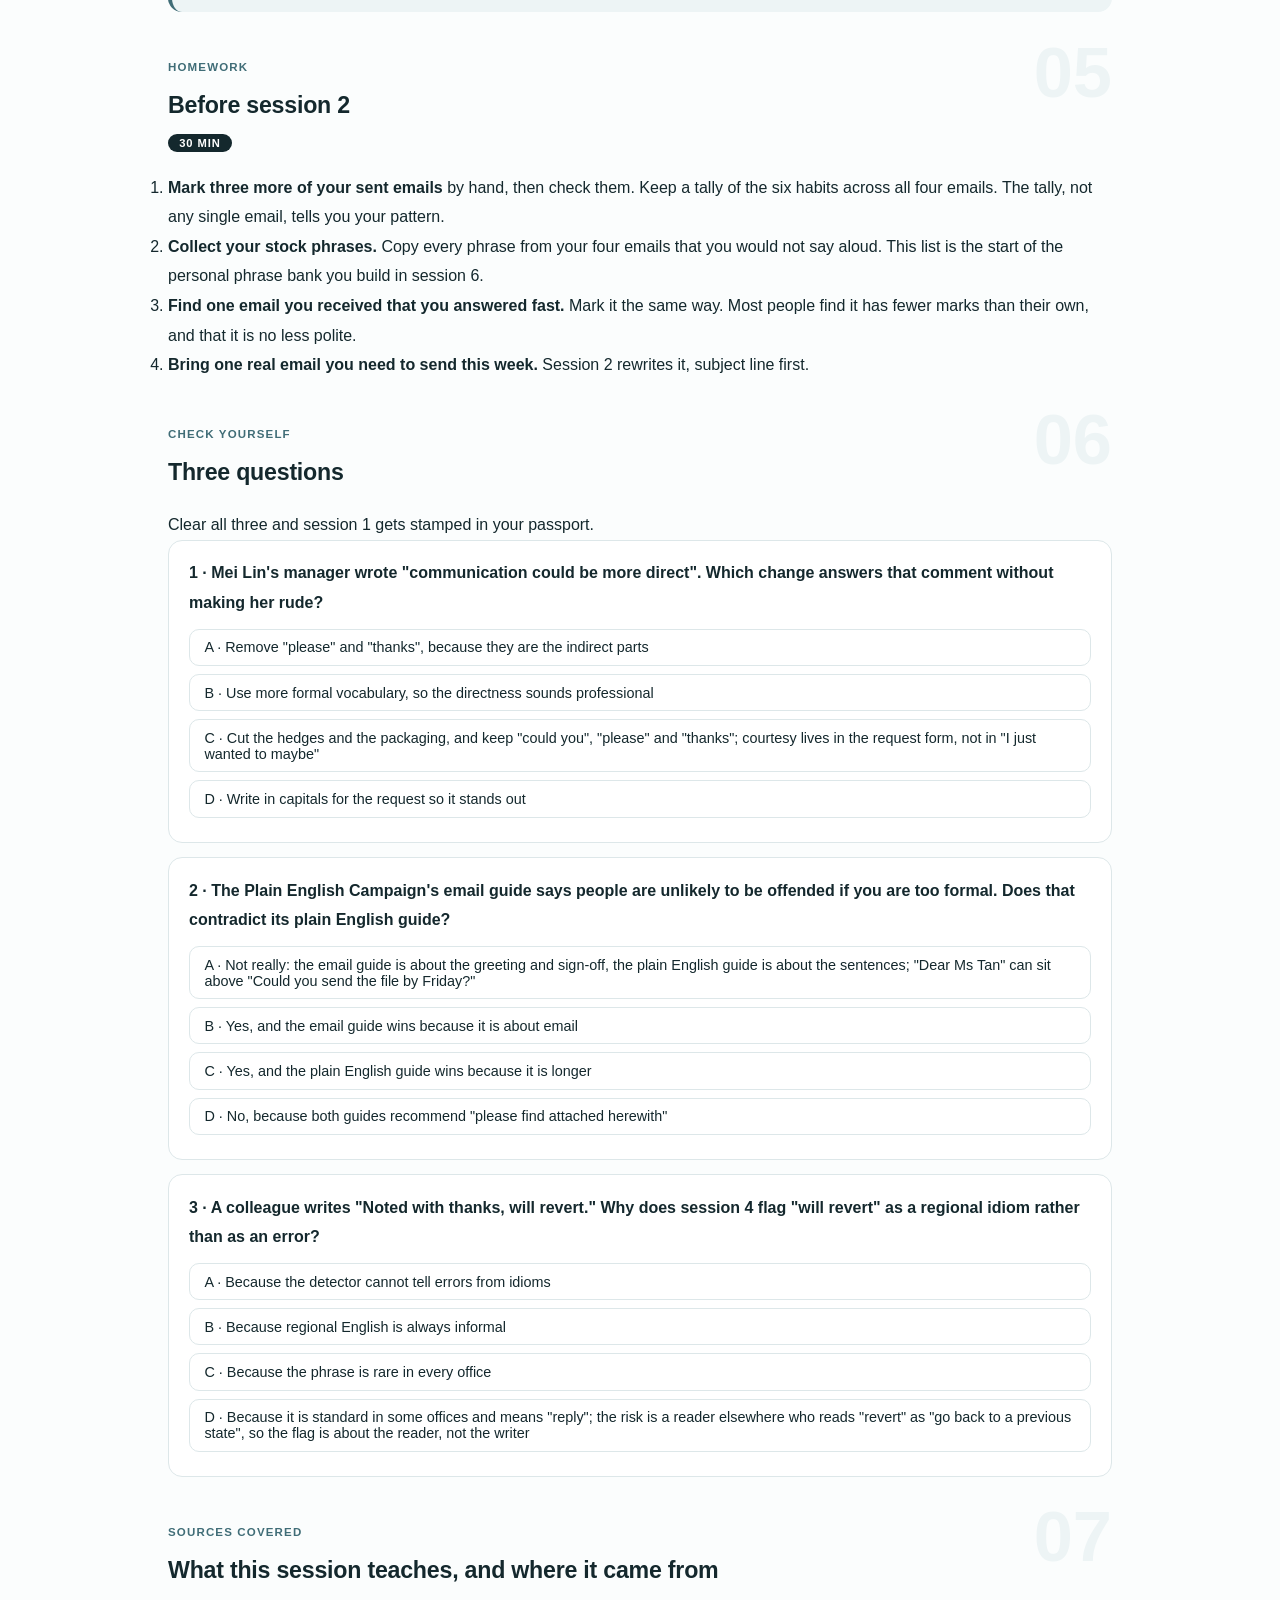
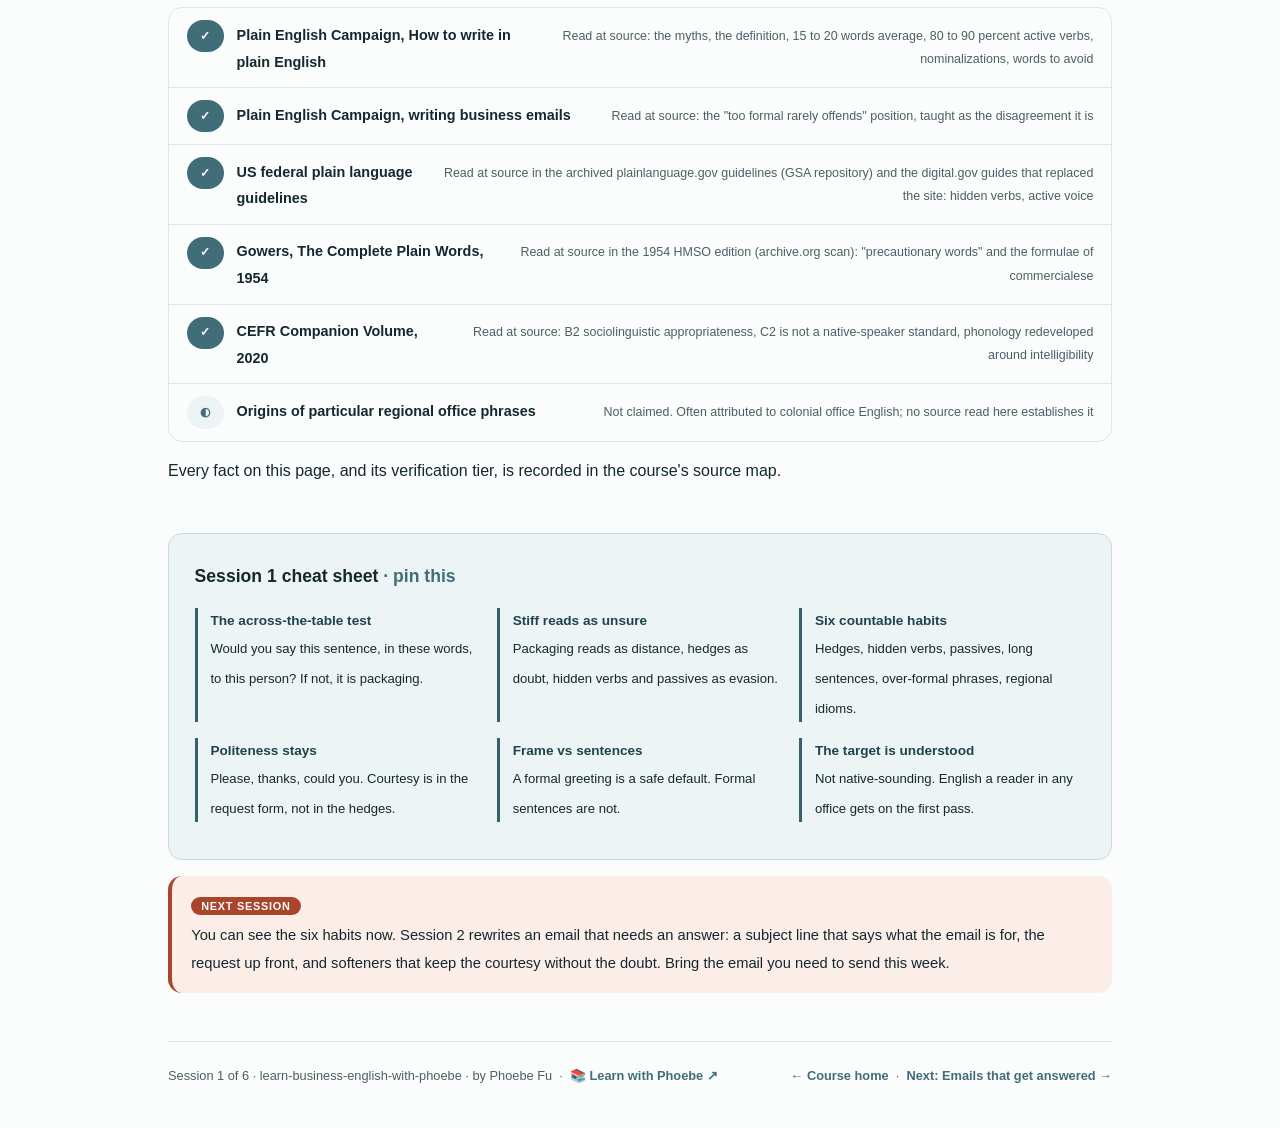
<file: courses/01-plain-beats-formal.html>
<!DOCTYPE html>
<html lang="en">
<head>
<meta charset="UTF-8">
<meta name="viewport" content="width=device-width, initial-scale=1.0">
<!-- social:start -->
<meta name="description" content="Session 1 of 6. Why stiff, template English reads as unsure rather than respectful, where the stock phrases come from, and the six habits a plain-English check can actually count. For professionals who work in English as a second or third language.">
<meta property="og:type" content="article">
<meta property="og:site_name" content="Learn with Phoebe">
<meta property="og:title" content="Plain beats formal - learn business english with phoebe">
<meta property="og:description" content="Session 1 of 6. A 119-word email and a 55-word email carry the same message. The 64 words in between are the reader's job, and they read as distance, not respect.">
<meta property="og:url" content="https://phoebefu6.github.io/learn-business-english-with-phoebe/courses/01-plain-beats-formal.html">
<meta property="og:image" content="https://phoebefu6.github.io/learn-business-english-with-phoebe/assets/og-cover.png">
<meta property="og:image:width" content="1200">
<meta property="og:image:height" content="630">
<meta name="twitter:card" content="summary_large_image">
<meta name="twitter:title" content="Plain beats formal - learn business english with phoebe">
<meta name="twitter:description" content="Session 1 of 6. Why stiff English reads as unsure, and the six habits you can count.">
<meta name="twitter:image" content="https://phoebefu6.github.io/learn-business-english-with-phoebe/assets/og-cover.png">
<!-- social:end -->
<title>Session 1 · Plain beats formal - learn business english with phoebe</title>
<link rel="stylesheet" href="../assets/style.css?v=21">
</head>
<body>

<div class="toolbar">
  <div class="wrap">
    <span class="crumb"><a href="../index.html">learn-business-english-with-phoebe</a> / Session 1 of 6</span>
    <button class="btn" id="toggle-all" type="button">Expand all</button>
    <button class="btn primary" id="zoom-toggle" type="button">Projector zoom: off</button>
  </div>
</div>

<header class="masthead">
  <div class="wrap">
    <div class="eyebrow">Learn Business English with Phoebe · Session 1 of 6</div>
    <h1>Plain beats <span class="accent">formal</span></h1>
    <p class="sub">Most people who learned English at school learned the letter-writing version of it: "I am writing to inform you", "please find attached herewith", "kindly revert at your earliest convenience". It feels safe, because it sounds like the documents you were taught to copy. To the person reading it, it sounds like a template, and a template hides the writer. Tonight you see why stiff English reads as unsure rather than respectful, where the stock phrases come from, and the six habits a plain-English check can actually count. You will mark them in a real draft by hand before any tool touches it.</p>
    <div class="chip-row">
      <span class="chip level">🟢 Start here</span>
      <span class="chip audience">Professionals working in a second language</span>
      <span class="chip audience">Bring one email you sent</span>
      <span class="chip time">45 min</span>
    </div>
    <div class="agenda">
      <span class="a1" style="flex:1">0-3 · Welcome</span>
      <span class="a2" style="flex:4">3-18 · Why stiff reads as unsure</span>
      <span class="a3" style="flex:5">18-40 · Build-along: mark six habits</span>
      <span class="a4" style="flex:1">40-45 · Q&amp;A</span>
    </div>
  </div>
</header>

<main class="wrap">

  <section class="section" id="intro">
    <div class="section-kicker">
      <span class="klabel">Part 0</span>
      <h2>Where we start</h2>
    </div>
    <p class="lede">You do not need more vocabulary to write good business English. You almost certainly have too much of the wrong kind: the formal kit that schools, templates and old company letters hand down. The six sessions take that kit apart one habit at a time, on one running email and on your own, and session 4 puts your writing next to 400 real business emails so the comparison is a count rather than somebody's taste.</p>

    <div class="legend">
      <span class="pill">🎫 Clear all three quiz questions to stamp your passport</span>
      <span class="pill">Live = presented in the 45 minutes</span>
      <span class="pill">Self-study = the full depth, after class</span>
      <span class="pill">★ Build-along = do it on your own email</span>
    </div>

    <div class="callout win">
      <p><strong>★ What you walk out with tonight.</strong> One of your own emails marked by hand for six habits, a clear sense of which of them are costing you, and the one test that settles most register questions: would you say this sentence out loud, across a table, to the person you are writing to?</p>
    </div>

    <details class="card" open>
      <summary><span class="mode live">Live</span>The running case: Mei Lin's email<span class="mini">2 min</span><span class="caret">▶</span></summary>
      <div class="body">
        <p><strong>Mei Lin Goh</strong> is a data analyst at Harbourline, a logistics company in Singapore. Both are <strong>constructed</strong> for teaching: she is not a real person and Harbourline is not a real company. Her working language is English, she speaks two other languages at home, and her analysis is excellent. Her emails get slow replies, and in her last review her manager wrote "communication could be more direct", which she found confusing, because she had been careful to be polite.</p>
        <p>Here is the email she sent on Monday. Read it once as yourself, then once as a busy finance manager in London who has forty unread messages.</p>
        <div class="prompt-box bad"><span class="label">✗ As sent · 119 words, constructed</span>Dear all,

I just wanted to kindly inform you that the analysis of the Q3 churn data has been completed by our team. Maybe perhaps we can have a discussion regarding the findings at your earliest convenience, as it is possible that a decision will need to be made on the retention budget prior to the end of the month and the approval of the finance team is also required before any changes can be implemented. Please find attached herewith the slides for your perusal. Sorry to bother you, I think it would be good if we could possibly meet this week. Kindly do the needful and revert back to me with your feedback.

Thanks and regards,
Mei Lin</div>
        <p>Nothing in it is grammatically wrong. That is the point. It fails in a way a grammar checker cannot see.</p>
      </div>
    </details>
  </section>

  <section class="section" id="part-1">
    <div class="section-kicker">
      <span class="klabel">Part 1 · covers why stiff reads as unsure</span>
      <h2>The reader does the cutting</h2>
      <span class="tag concept">6 min live</span>
    </div>
    <p class="lede">Every word in an email is either information or packaging. The reader has to read both to tell them apart. When the packaging is thick, the reader does the unpacking, and while they unpack they form an impression of the writer. The impression is rarely "how respectful". It is usually "what is she actually asking?"</p>

    <figure class="zoomable">
      <svg viewBox="0 0 880 330" xmlns="http://www.w3.org/2000/svg" role="img" aria-label="Mei Lin's 119-word email drawn as six labelled chips, one per habit: a hedge, a hidden verb, a passive, a 53-word sentence, an over-formal phrase and a regional idiom. They pour into a funnel labelled the reader strips, decodes and guesses. What comes out is a 55-word message with the same content: analysis finished, slides attached, meet Wednesday or Thursday, budget decision before 30 September.">
        <defs>
          <filter id="s1aSk" x="-3%" y="-3%" width="106%" height="106%"><feTurbulence type="fractalNoise" baseFrequency="0.02" numOctaves="2" seed="11" result="n"/><feDisplacementMap in="SourceGraphic" in2="n" scale="2.4" xChannelSelector="R" yChannelSelector="G"/></filter>
          <pattern id="s1aHc" patternUnits="userSpaceOnUse" width="7" height="7" patternTransform="rotate(-38)"><line x1="0" y1="0" x2="0" y2="7" stroke="#406D77" stroke-width="1" opacity=".5"/></pattern>
          <marker id="s1aAr" viewBox="0 0 10 10" refX="9" refY="5" markerWidth="8" markerHeight="8" orient="auto"><path d="M1 1 L9 5 L1 9" fill="none" stroke="#14282D" stroke-width="1.6" stroke-linecap="round"/></marker>
        </defs>
        <style>
          .s1aH { font: 800 12px Inter, sans-serif; fill: #14282D; }
          .s1aL { font: 600 12px Inter, sans-serif; fill: #14282D; }
          .s1aS { font: 400 11px Inter, sans-serif; fill: #4C5F64; }
          .s1aB { font: 800 11px Inter, sans-serif; fill: #7C3019; }
          .s1aV { font: 800 18px Inter, sans-serif; fill: #1F434B; }
          .s1aN { font: 400 12px Inter, sans-serif; fill: #4C5F64; }
        </style>

        <text class="s1aH" x="40" y="26">WHERE THE WORK GOES WHEN AN EMAIL IS STIFF</text>

        <g filter="url(#s1aSk)" fill="none" stroke="#14282D" stroke-width="2" stroke-linecap="round" stroke-linejoin="round">
          <rect x="40" y="42" width="250" height="44" rx="6" transform="rotate(-1 165 64)" fill="url(#s1aHc)"/>
          <rect x="315" y="42" width="250" height="44" rx="6" transform="rotate(0.8 440 64)" fill="url(#s1aHc)"/>
          <rect x="590" y="42" width="250" height="44" rx="6" transform="rotate(-0.6 715 64)" fill="url(#s1aHc)"/>
          <rect x="40" y="96" width="250" height="44" rx="6" transform="rotate(0.7 165 118)" fill="url(#s1aHc)"/>
          <rect x="315" y="96" width="250" height="44" rx="6" transform="rotate(-0.9 440 118)" fill="url(#s1aHc)"/>
          <rect x="590" y="96" width="250" height="44" rx="6" transform="rotate(1 715 118)" fill="url(#s1aHc)"/>
          <path d="M200 156 L680 156 L520 226 L360 226 Z" fill="#EDF4F5"/>
          <path d="M440 228 L440 246" marker-end="url(#s1aAr)"/>
          <rect x="120" y="252" width="640" height="38" rx="8" transform="rotate(-0.3 440 271)" fill="#FFFFFF" stroke="#A8452B"/>
        </g>

        <rect x="50" y="49" width="230" height="30" fill="#FFFFFF" opacity=".88" rx="4"/>
        <text class="s1aB" x="56" y="61">HEDGE</text>
        <text class="s1aS" x="56" y="75">"I just wanted to ... maybe perhaps"</text>
        <rect x="325" y="49" width="230" height="30" fill="#FFFFFF" opacity=".88" rx="4"/>
        <text class="s1aB" x="331" y="61">HIDDEN VERB</text>
        <text class="s1aS" x="331" y="75">"have a discussion regarding"</text>
        <rect x="600" y="49" width="230" height="30" fill="#FFFFFF" opacity=".88" rx="4"/>
        <text class="s1aB" x="606" y="61">PASSIVE</text>
        <text class="s1aS" x="606" y="75">"has been completed by our team"</text>
        <rect x="50" y="103" width="230" height="30" fill="#FFFFFF" opacity=".88" rx="4"/>
        <text class="s1aB" x="56" y="115">LONG SENTENCE</text>
        <text class="s1aS" x="56" y="129">one sentence of 53 words</text>
        <rect x="325" y="103" width="230" height="30" fill="#FFFFFF" opacity=".88" rx="4"/>
        <text class="s1aB" x="331" y="115">OVER-FORMAL</text>
        <text class="s1aS" x="331" y="129">"please find attached herewith"</text>
        <rect x="600" y="103" width="230" height="30" fill="#FFFFFF" opacity=".88" rx="4"/>
        <text class="s1aB" x="606" y="115">REGIONAL IDIOM</text>
        <text class="s1aS" x="606" y="129">"do the needful and revert back"</text>

        <text class="s1aL" x="440" y="184" text-anchor="middle">the reader strips, decodes</text>
        <text class="s1aL" x="440" y="200" text-anchor="middle">and guesses what is asked</text>
        <text class="s1aV" x="700" y="196">119 words in</text>
        <text class="s1aS" x="700" y="214">22 flags, all six habits</text>

        <text class="s1aS" x="134" y="276">analysis finished · slides attached · meet Wed or Thu? · budget decision before 30 Sep</text>
        <text class="s1aV" x="780" y="278">55 out</text>

        <text class="s1aN" x="40" y="316">Same message both times. The 64 words in between were never information; they were the reader's job.</text>
      </svg>
      <figcaption>🔍 Click to zoom - every chip is grammatical, and every chip makes the reader do work before they reach the request</figcaption>
    </figure>

    <details class="card">
      <summary><span class="mode live">Live</span>Why "formal" reads as unsure, not as respect<span class="mini">4 min</span><span class="caret">▶</span></summary>
      <div class="body">
        <p>A reader cannot hear your tone. They infer it from the words, and they infer the most from the words that are not doing any work. Three readings are common, and none of them is the one the writer intended:</p>
        <p><strong>Packaging reads as distance.</strong> "Please be informed that" and "I wish to inform you" are phrases nobody says aloud to a colleague. A reader hears a form letter, and a form letter has nobody behind it. The UK Plain English Campaign's own test is to imagine you are talking to the reader across a table.</p>
        <p><strong>Hedges read as doubt.</strong> "I just wanted to", "maybe perhaps", "I think it would be good if we could possibly". Each one is meant as courtesy. Stacked, they tell the reader the writer is not sure the request is allowed, which invites the reader to decide it is not urgent. Ernest Gowers, writing for British civil servants in 1954, put the rule in one line: go straight to what you have to say, without precautionary words.</p>
        <p><strong>Hidden verbs and passives read as evasion.</strong> "A decision will need to be made" does not say who decides. "The approval of the finance team is also required" does not say who asks them. The US federal plain language guidelines name exactly this pair, hidden verbs and passive voice, as what gives writing "an officious and longwinded style".</p>
        <p>Mei Lin intended all three as politeness. Her manager's review comment, "could be more direct", was the reader's experience of them.</p>
      </div>
    </details>

    <details class="card">
      <summary><span class="mode self">Self-study</span>Where the stock phrases come from<span class="mini">3 min</span><span class="caret">▶</span></summary>
      <div class="body">
        <p>Many of the phrases that feel most "proper" are survivals of old commercial letter-writing. In <em>The Complete Plain Words</em> (1954 edition, Her Majesty's Stationery Office), Gowers already warned officials against "the dry meaningless formulae of commercialese". Some, he wrote, needed no warning, because officials no longer wrote "your esteemed letter to hand" or addressed a correspondent as "your good self"; others, such as the "foolish begs" of "I beg to acknowledge", were still common. In British government writing they were already on the way out seventy years ago.</p>
        <p>They did not die. They travelled, through school textbooks, letter-writing manuals, company templates and the emails of whoever trained you, and in some offices they are still the safe default. That history is the useful part: the phrases are not wrong, and you were not wrong to learn them. They are simply older than the readers you are now writing to, and those readers learned a different default.</p>
        <p>One honest limit. It is often said that particular regional phrases, "do the needful" for example, descend directly from British colonial office English. That is plausible and widely repeated, but no source read for these pages establishes the line of descent, so it is not claimed here.</p>
      </div>
    </details>

    <div class="callout example">
      <span class="ex-pill">Real world</span>
      <p><strong>The polite email that waited a week.</strong> A request that opens "I just wanted to check whether it might perhaps be possible" gives the reader three separate signals that it can wait. A busy reader takes the hint. The same request as "Could you send the Q3 file by Friday?" is just as polite, because it asks rather than tells, and it can be answered in one line. Courtesy lives in "could you" and "thanks". It does not live in the hedges.</p>
    </div>
  </section>

  <section class="section" id="part-2">
    <div class="section-kicker">
      <span class="klabel">Part 2 · covers register</span>
      <h2>Plain is not casual, and it is not rude</h2>
      <span class="tag concept">5 min live</span>
    </div>
    <p class="lede">The fear behind stiff English is reasonable: if I drop the formal phrases, will I sound rude, or worse, careless? The answer is that register is a dial, not a ladder. Plain sits in the middle of it, and the goal is to choose your position on purpose.</p>

    <figure class="zoomable">
      <svg viewBox="0 0 880 320" xmlns="http://www.w3.org/2000/svg" role="img" aria-label="A register dial drawn as a rail with three cards above it. Left, too stiff: kindly do the needful and revert at your earliest convenience; the reader hears a form letter with no date. Middle, plain: could you send me your comments by Thursday; the reader hears a person, a request and a date. Right, too casual: any thoughts? no rush; the reader hears that it is optional. A marker sits on plain, and a note says the dial moves with the reader, not with your nerves.">
        <defs>
          <filter id="s1bSk" x="-3%" y="-3%" width="106%" height="106%"><feTurbulence type="fractalNoise" baseFrequency="0.02" numOctaves="2" seed="23" result="n"/><feDisplacementMap in="SourceGraphic" in2="n" scale="2.4" xChannelSelector="R" yChannelSelector="G"/></filter>
          <pattern id="s1bHc" patternUnits="userSpaceOnUse" width="7" height="7" patternTransform="rotate(-38)"><line x1="0" y1="0" x2="0" y2="7" stroke="#406D77" stroke-width="1" opacity=".5"/></pattern>
          <marker id="s1bAr" viewBox="0 0 10 10" refX="9" refY="5" markerWidth="8" markerHeight="8" orient="auto"><path d="M1 1 L9 5 L1 9" fill="none" stroke="#14282D" stroke-width="1.6" stroke-linecap="round"/></marker>
        </defs>
        <style>
          .s1bH { font: 800 12px Inter, sans-serif; fill: #14282D; }
          .s1bL { font: 600 12px Inter, sans-serif; fill: #14282D; }
          .s1bS { font: 400 11px Inter, sans-serif; fill: #4C5F64; }
          .s1bB { font: 800 11px Inter, sans-serif; fill: #7C3019; }
          .s1bA { font: 700 11px Inter, sans-serif; fill: #406D77; letter-spacing: .05em; }
          .s1bN { font: 400 12px Inter, sans-serif; fill: #4C5F64; }
        </style>

        <text class="s1bH" x="40" y="26">ONE REQUEST, THREE POSITIONS ON THE DIAL</text>

        <g filter="url(#s1bSk)" fill="none" stroke="#14282D" stroke-width="2" stroke-linecap="round" stroke-linejoin="round">
          <rect x="40" y="46" width="250" height="150" rx="10" transform="rotate(-0.6 165 121)" fill="#FFFFFF"/>
          <rect x="315" y="46" width="250" height="150" rx="10" transform="rotate(0.4 440 121)" fill="#EDF4F5" stroke="#406D77"/>
          <rect x="590" y="46" width="250" height="150" rx="10" transform="rotate(-0.5 715 121)" fill="#FFFFFF"/>
          <path d="M60 236 L820 236" stroke-width="3"/>
          <path d="M165 228 L165 244 M440 228 L440 244 M715 228 L715 244"/>
          <circle cx="440" cy="236" r="9" fill="#A8452B" stroke="#A8452B"/>
          <path d="M440 202 L440 222" marker-end="url(#s1bAr)"/>
        </g>

        <text class="s1bB" x="56" y="70">TOO STIFF</text>
        <text class="s1bL" x="56" y="92">"Kindly do the needful</text>
        <text class="s1bL" x="56" y="108">and revert at your</text>
        <text class="s1bL" x="56" y="124">earliest convenience."</text>
        <text class="s1bS" x="56" y="152">reader hears: a form letter,</text>
        <text class="s1bS" x="56" y="168">and no date, so later</text>

        <text class="s1bB" x="331" y="70">PLAIN</text>
        <text class="s1bL" x="331" y="92">"Could you send me your</text>
        <text class="s1bL" x="331" y="108">comments by Thursday?</text>
        <text class="s1bL" x="331" y="124">Thanks."</text>
        <text class="s1bS" x="331" y="152">reader hears: a person,</text>
        <text class="s1bS" x="331" y="168">a request and a date</text>

        <text class="s1bB" x="606" y="70">TOO CASUAL</text>
        <text class="s1bL" x="606" y="92">"any thoughts?</text>
        <text class="s1bL" x="606" y="108">no rush!"</text>
        <text class="s1bS" x="606" y="152">reader hears: optional,</text>
        <text class="s1bS" x="606" y="168">possibly never</text>

        <text class="s1bA" x="60" y="264">MORE FORMAL</text>
        <text class="s1bA" x="820" y="264" text-anchor="end">MORE CASUAL</text>
        <text class="s1bS" x="440" y="264" text-anchor="middle">most work email</text>

        <text class="s1bN" x="40" y="300">The dial moves with the reader and the stakes. A first email to a regulator sits further left than a note to your team.</text>
      </svg>
      <figcaption>🔍 Click to zoom - the plain card is the only one with a date in it, and it is no less polite than the stiff one</figcaption>
    </figure>

    <details class="card">
      <summary><span class="mode live">Live</span>What plain English is not<span class="mini">3 min</span><span class="caret">▶</span></summary>
      <div class="body">
        <p>The Plain English Campaign's guide <em>How to write in plain English</em> opens by clearing away the myths, and the list is worth knowing because it answers the fears directly. Plain English is not baby talk. It does not mean shortening a message until it changes meaning. It is not about banning long words or letting grammar slip. And, in the guide's words, it is not as easy as people think.</p>
        <p>What it is, in their definition: a message written with the reader in mind and with the right tone of voice, that is clear and concise. Tone of voice is in the definition. Plain English that sounds rude is bad plain English.</p>
        <p>The same guide also clears some grammar myths that make non-native writers stiff: you may start a sentence with "and", "but", "because", "so" or "however", you may end one with a preposition, and you may split an infinitive. If a school rule is making a sentence harder to read, the rule is the problem.</p>
      </div>
    </details>

    <details class="card">
      <summary><span class="mode self">Self-study</span>The disagreement: is it safer to be too formal?<span class="mini">3 min</span><span class="caret">▶</span></summary>
      <div class="body">
        <p>Not every authority agrees, and it is worth seeing the disagreement rather than a tidy rule. The same Plain English Campaign that argues for plain English also publishes a short guide to business email which advises opening with "Dear" and closing with "Regards", says "Hi" is not really appropriate unless you know the person, and states that people are unlikely to be offended if you are too formal, while some may find you rude if you are too informal.</p>
        <p>Both positions are reasonable, and they are about different things. The email guide is about the <strong>greeting and sign-off</strong>, the frame around the message. The plain English guide is about the <strong>sentences inside it</strong>. You can open with "Dear Ms Tan" and still write "Could you send the file by Friday?" underneath. What neither guide recommends is formality inside the sentences: no plain English authority read for these pages defends "please find attached herewith".</p>
        <p>The Council of Europe's language framework puts the skill in exactly these terms. At B2, its description of sociolinguistic appropriateness includes expressing yourself "confidently, clearly and politely in a formal or informal register, appropriate to the situation and person(s) concerned". The skill is the choosing, not a fixed level of formality.</p>
      </div>
    </details>

    <div class="callout example">
      <span class="ex-pill">Real world</span>
      <p><strong>Two offices, one thread.</strong> A colleague in Manila writes "Noted with thanks, will revert." A colleague in Frankfurt reads "revert" as "go back to a previous state" and wonders what is being undone. Neither of them made an error in their own office's English. The thread failed in the gap between them, which is why session 4 flags regional idioms as "may confuse global readers" and never as wrong.</p>
    </div>
  </section>

  <section class="section" id="part-3">
    <div class="section-kicker">
      <span class="klabel">Part 3 · covers the six countable habits</span>
      <h2>Six habits you can count</h2>
      <span class="tag concept">4 min live</span>
    </div>
    <p class="lede">"Be more direct" is advice nobody can act on. Six specific habits are what make a draft read as stiff, and every one of them can be found by looking for phrases. That matters, because a habit you can count is a habit you can watch change.</p>

    <figure class="zoomable">
      <svg viewBox="0 0 880 300" xmlns="http://www.w3.org/2000/svg" role="img" aria-label="Six hand-drawn magnifying lenses in a three by two grid, one per habit, each over a phrase from Mei Lin's email with the plain version beneath: hedge, I just wanted to, becomes nothing; hidden verb, have a discussion, becomes discuss; passive, has been completed by our team, becomes we finished; long sentence, 53 words, becomes three sentences; over-formal, please find attached herewith, becomes I have attached; regional idiom, revert back, becomes reply.">
        <defs>
          <filter id="s1cSk" x="-3%" y="-3%" width="106%" height="106%"><feTurbulence type="fractalNoise" baseFrequency="0.02" numOctaves="2" seed="37" result="n"/><feDisplacementMap in="SourceGraphic" in2="n" scale="2.4" xChannelSelector="R" yChannelSelector="G"/></filter>
          <marker id="s1cAr" viewBox="0 0 10 10" refX="9" refY="5" markerWidth="8" markerHeight="8" orient="auto"><path d="M1 1 L9 5 L1 9" fill="none" stroke="#14282D" stroke-width="1.6" stroke-linecap="round"/></marker>
        </defs>
        <style>
          .s1cH { font: 800 12px Inter, sans-serif; fill: #14282D; }
          .s1cB { font: 800 11px Inter, sans-serif; fill: #7C3019; }
          .s1cS { font: 400 11px Inter, sans-serif; fill: #4C5F64; }
          .s1cL { font: 600 12px Inter, sans-serif; fill: #1F434B; }
          .s1cN { font: 400 12px Inter, sans-serif; fill: #4C5F64; }
        </style>

        <text class="s1cH" x="40" y="26">EACH HABIT IS A PHRASE, SO EACH ONE CAN BE FOUND</text>

        <g filter="url(#s1cSk)" fill="none" stroke="#14282D" stroke-width="2" stroke-linecap="round" stroke-linejoin="round">
          <circle cx="66" cy="74" r="16" fill="#EDF4F5"/><path d="M78 86 L88 96"/>
          <circle cx="341" cy="74" r="16" fill="#EDF4F5"/><path d="M353 86 L363 96"/>
          <circle cx="616" cy="74" r="16" fill="#EDF4F5"/><path d="M628 86 L638 96"/>
          <circle cx="66" cy="184" r="16" fill="#EDF4F5"/><path d="M78 196 L88 206"/>
          <circle cx="341" cy="184" r="16" fill="#EDF4F5"/><path d="M353 196 L363 206"/>
          <circle cx="616" cy="184" r="16" fill="#FBEDE7" stroke="#A8452B"/><path d="M628 196 L638 206" stroke="#A8452B"/>
          <path d="M100 100 L100 112" marker-end="url(#s1cAr)"/>
          <path d="M375 100 L375 112" marker-end="url(#s1cAr)"/>
          <path d="M650 100 L650 112" marker-end="url(#s1cAr)"/>
          <path d="M100 210 L100 222" marker-end="url(#s1cAr)"/>
          <path d="M375 210 L375 222" marker-end="url(#s1cAr)"/>
          <path d="M650 210 L650 222" marker-end="url(#s1cAr)"/>
        </g>

        <text class="s1cB" x="96" y="66">HEDGE</text>
        <text class="s1cS" x="96" y="82">"I just wanted to kindly"</text>
        <text class="s1cL" x="110" y="128">delete it; start at the verb</text>
        <text class="s1cB" x="371" y="66">HIDDEN VERB</text>
        <text class="s1cS" x="371" y="82">"have a discussion regarding"</text>
        <text class="s1cL" x="385" y="128">"discuss"</text>
        <text class="s1cB" x="646" y="66">PASSIVE</text>
        <text class="s1cS" x="646" y="82">"has been completed by our team"</text>
        <text class="s1cL" x="660" y="128">"we finished"</text>
        <text class="s1cB" x="96" y="176">LONG SENTENCE</text>
        <text class="s1cS" x="96" y="192">one of 53 words, four ideas</text>
        <text class="s1cL" x="110" y="238">one idea per sentence</text>
        <text class="s1cB" x="371" y="176">OVER-FORMAL</text>
        <text class="s1cS" x="371" y="192">"please find attached herewith"</text>
        <text class="s1cL" x="385" y="238">"I have attached"</text>
        <text class="s1cB" x="646" y="176">REGIONAL IDIOM</text>
        <text class="s1cS" x="646" y="192">"do the needful, revert back"</text>
        <text class="s1cL" x="660" y="238">"please reply by Thursday"</text>

        <text class="s1cN" x="40" y="282">Politeness is not on this list. "Please", "thanks" and "could you" stay; only the packaging goes.</text>
      </svg>
      <figcaption>🔍 Click to zoom - the bottom-right lens is drawn differently on purpose: a regional idiom is a reader risk, not a mistake</figcaption>
    </figure>

    <table class="clean">
      <tr><th>Habit</th><th>What to look for</th><th>Who says so</th></tr>
      <tr><td><strong>Hedges</strong></td><td>"just wanted to", "maybe", "perhaps", "I think", "possibly", "sorry to bother"</td><td>Gowers: no "precautionary words" before the point</td></tr>
      <tr><td><strong>Hidden verbs</strong></td><td>make a decision, have a discussion, carry out a review, the approval of</td><td>plainlanguage.gov; Plain English Campaign ("nominalizations")</td></tr>
      <tr><td><strong>Passive voice</strong></td><td>"was completed", "is required", "will be made", with no person doing it</td><td>Plain English Campaign: aim for 80 to 90 percent active verbs</td></tr>
      <tr><td><strong>Long sentences</strong></td><td>more than one idea, joined by "as", "and", "which"</td><td>Plain English Campaign: an average of 15 to 20 words</td></tr>
      <tr><td><strong>Over-formal phrases</strong></td><td>please find attached herewith, at your earliest convenience, prior to, in order to</td><td>Plain English Campaign's words to avoid; Gowers on commercialese</td></tr>
      <tr><td><strong>Regional idioms</strong></td><td>do the needful, revert back, prepone, noted with thanks</td><td>Not wrong. Flagged because a reader in another office may not know them</td></tr>
    </table>

    <details class="card">
      <summary><span class="mode self">Self-study</span>What the six are not: structure and the ask<span class="mini">2 min</span><span class="caret">▶</span></summary>
      <div class="body">
        <p>All six are habits <strong>inside sentences</strong>. Whether your email has a clear ask, where the ask sits, and how to deliver bad news are questions of structure, and they are taught properly next door in <a href="https://phoebefu6.github.io/learn-communication-with-phoebe/">Communication ↗</a>, which has its own clarity scorer for exactly that. The two work together: structure decides what the reader meets first, the six habits decide how hard each sentence is to read once they meet it.</p>
        <p>A note on the target. The Council of Europe's framework states that its top level, C2, "has no relation whatsoever" with the performance of an idealised native speaker, and its redeveloped pronunciation scale moved the focus from accent to intelligibility. That is the standard here too. The aim is English a busy reader in any office understands on the first pass, not English that sounds like it came from London or New York.</p>
      </div>
    </details>

    <div class="pe-mini" data-title="Try the six detectors on one sentence" data-seed="I just wanted to kindly inform you that a decision will need to be made prior to Friday, so please revert back at your earliest convenience."></div>
  </section>

  <section class="section" id="demo-1">
    <div class="section-kicker">
      <span class="klabel">Build-along</span>
      <h2>Mark six habits by hand, then check</h2>
      <span class="tag demo">★ 22 min · everyone builds</span>
    </div>
    <p class="lede">Marking by hand first matters. A tool that finds a habit for you teaches you to trust the tool. Finding it yourself, then checking, teaches your eye, and your eye is what you will have when you are writing fast at 6pm. Use Mei Lin's email for the first pass, then one of your own.</p>

    <figure class="zoomable">
      <svg viewBox="0 0 880 270" xmlns="http://www.w3.org/2000/svg" role="img" aria-label="A printed email sketched as a page of grey lines with six kinds of hand marks on it: a box around a hedge, a wavy underline under a hidden verb, a bracket around a passive, a vertical bar beside a long sentence, a double underline under an over-formal phrase and a circled regional idiom. A pencil sits beside it. On the right, the legend lists the six marks and a seventh, a tick, for each politeness marker that stays.">
        <defs>
          <filter id="s1dSk" x="-3%" y="-3%" width="106%" height="106%"><feTurbulence type="fractalNoise" baseFrequency="0.02" numOctaves="2" seed="41" result="n"/><feDisplacementMap in="SourceGraphic" in2="n" scale="2.4" xChannelSelector="R" yChannelSelector="G"/></filter>
        </defs>
        <style>
          .s1dH { font: 800 12px Inter, sans-serif; fill: #14282D; }
          .s1dL { font: 600 12px Inter, sans-serif; fill: #14282D; }
          .s1dS { font: 400 11px Inter, sans-serif; fill: #4C5F64; }
          .s1dN { font: 400 12px Inter, sans-serif; fill: #4C5F64; }
        </style>

        <text class="s1dH" x="40" y="26">THE MARKING KIT: SIX MARKS AND A TICK</text>

        <g filter="url(#s1dSk)" fill="none" stroke="#14282D" stroke-width="2" stroke-linecap="round" stroke-linejoin="round">
          <rect x="40" y="42" width="380" height="196" rx="6" transform="rotate(-0.8 230 140)" fill="#FFFFFF"/>
          <path d="M64 70 L380 70 M64 94 L396 94 M64 118 L388 118 M64 142 L370 142 M64 166 L392 166 M64 190 L340 190 M64 214 L220 214" stroke="#C3D3D6" stroke-width="3"/>
          <rect x="60" y="60" width="96" height="20" rx="3" stroke="#A8452B"/>
          <path d="M196 102 Q204 98 212 102 T228 102 T244 102 T260 102 T276 102" stroke="#406D77"/>
          <path d="M290 110 L284 110 L284 126 L290 126 M362 110 L368 110 L368 126 L362 126" stroke="#1F434B"/>
          <path d="M52 134 L52 198" stroke="#A8452B" stroke-width="3"/>
          <path d="M150 174 L300 174 M150 178 L300 178" stroke="#406D77"/>
          <ellipse cx="270" cy="190" rx="54" ry="13" stroke="#A8452B"/>
          <path d="M120 222 L126 228 L136 214" stroke="#406D77" stroke-width="2.5"/>
          <path d="M444 216 L520 140 L530 150 L454 226 L440 230 Z" fill="#FBEDE7" stroke="#A8452B"/>
          <rect x="570" y="42" width="290" height="208" rx="8" transform="rotate(0.5 715 146)" fill="#EDF4F5"/>
          <rect x="590" y="62" width="22" height="12" rx="2" stroke="#A8452B"/>
          <path d="M590 92 Q596 88 602 92 T614 92" stroke="#406D77"/>
          <path d="M594 110 L590 110 L590 122 L594 122 M610 110 L614 110 L614 122 L610 122" stroke="#1F434B"/>
          <path d="M600 136 L600 152" stroke="#A8452B" stroke-width="3"/>
          <path d="M590 166 L614 166 M590 170 L614 170" stroke="#406D77"/>
          <ellipse cx="602" cy="186" rx="13" ry="7" stroke="#A8452B"/>
          <path d="M594 206 L600 212 L610 198" stroke="#406D77" stroke-width="2.5"/>
        </g>

        <text class="s1dL" x="626" y="72">box: hedge</text>
        <text class="s1dL" x="626" y="96">wavy line: hidden verb</text>
        <text class="s1dL" x="626" y="120">brackets: passive</text>
        <text class="s1dL" x="626" y="148">bar: long sentence</text>
        <text class="s1dL" x="626" y="172">double line: over-formal</text>
        <text class="s1dL" x="626" y="190">circle: regional idiom</text>
        <text class="s1dL" x="626" y="210">tick: politeness, keep it</text>
        <text class="s1dS" x="586" y="238">a pen and a printout is enough</text>

        <text class="s1dN" x="40" y="258">Mark first, count second, rewrite third. The rewrite is session 2; tonight is seeing.</text>
      </svg>
      <figcaption>🔍 Click to zoom - the tick is the one mark that protects words: politeness markers are kept, never cut</figcaption>
    </figure>

    <div class="steps">
      <div class="step">
        <p><strong>Read Mei Lin's email aloud, once.</strong> Out loud, at normal speed. Put a small dot wherever you would never say those words to a colleague across a desk. Most people put the first dot in the first line.</p>
        <div class="prompt-box good"><span class="label">★ Step 1 · the across-the-table test</span>Would I say this sentence, in these words, to this person, sitting opposite them?
  yes  -&gt; leave it for now
  no   -&gt; dot it: something in it is packaging</div>
      </div>
      <div class="step">
        <p><strong>Mark the six habits with the six marks.</strong> Use the legend in the figure. Every dot from step 1 should turn into at least one mark; if a dot does not fit any of the six, write a word beside it and keep it for session 2.</p>
        <div class="prompt-box good"><span class="label">★ Step 2 · Mei Lin's marks, for checking</span>box (hedge)          just wanted to · maybe · perhaps · sorry to bother · I think · possibly
wavy (hidden verb)   have a discussion · the analysis of · the approval of
brackets (passive)   has been completed · will need to be made · can be implemented
bar (long sentence)  "Maybe perhaps we can have a discussion ... implemented." 53 words
double (over-formal) kindly (twice) · at your earliest convenience · prior to
                     please find attached · herewith · for your perusal
circle (regional)    do the needful · revert back
tick (keep)          Please (in "please find attached") · Thanks</div>
      </div>
      <div class="step">
        <p><strong>Count, and compare with the detectors.</strong> Paste the email into the checker below. It runs the same six detectors as the session 4 bench, in your browser. Where you and the checker disagree, decide who is right; both of you will be wrong somewhere.</p>
        <div class="prompt-box good"><span class="label">★ Step 3 · what the detectors count on the original</span>hedges 6 · hidden verbs 3 · passives 3 · long sentences 1
over-formal 7 · regional 2 · politeness markers 2
22 flags in 119 words = 18.49 per 100 words
for comparison, 400 real business emails (session 4):
median 1.11 per 100 words; the draft is above all 400</div>
      </div>
      <div class="step">
        <p><strong>Now do one of your own.</strong> Pick an email you sent in the last week that asked somebody for something. Mark it by hand first, then paste it in. Write down your three most frequent habits. Session 2 starts from those three.</p>
        <div class="prompt-box good"><span class="label">★ Step 4 · your three, written down</span>My email: ______________________ (date, to whom)
Words: ____   Flags: ____   Per 100 words: ____
My three most frequent habits:
  1. ____________   2. ____________   3. ____________
The one I did not notice until the checker found it: ____________</div>
      </div>
    </div>

    <div class="pe-mini" data-title="Paste Mei Lin's email, or your own" data-seed=""></div>

    <div class="callout tip">
      <p><strong>Disagreeing with the checker is the useful part.</strong> It flags "the slides are attached" as passive, and that passive is fine: nobody cares who attached them. It misses a hedge it has no list entry for. The checker is a second pair of eyes, not a judge, and session 4 shows exactly where its lists stop.</p>
    </div>
  </section>

  <section class="section" id="exercise">
    <div class="section-kicker">
      <span class="klabel">Homework</span>
      <h2>Before session 2</h2>
      <span class="tag exercise">30 min</span>
    </div>
    <ol>
      <li><strong>Mark three more of your sent emails</strong> by hand, then check them. Keep a tally of the six habits across all four emails. The tally, not any single email, tells you your pattern.</li>
      <li><strong>Collect your stock phrases.</strong> Copy every phrase from your four emails that you would not say aloud. This list is the start of the personal phrase bank you build in session 6.</li>
      <li><strong>Find one email you received that you answered fast.</strong> Mark it the same way. Most people find it has fewer marks than their own, and that it is no less polite.</li>
      <li><strong>Bring one real email you need to send this week.</strong> Session 2 rewrites it, subject line first.</li>
    </ol>
  </section>

  <section class="section" id="quiz">
    <div class="section-kicker">
      <span class="klabel">Check yourself</span>
      <h2>Three questions</h2>
    </div>
    <p>Clear all three and session 1 gets stamped in your passport.</p>

    <div class="quiz-q" data-answer="2">
      <p class="qtext">1 · Mei Lin's manager wrote "communication could be more direct". Which change answers that comment without making her rude?</p>
      <button class="qopt" type="button">A · Remove "please" and "thanks", because they are the indirect parts</button>
      <button class="qopt" type="button">B · Use more formal vocabulary, so the directness sounds professional</button>
      <button class="qopt" type="button">C · Cut the hedges and the packaging, and keep "could you", "please" and "thanks"; courtesy lives in the request form, not in "I just wanted to maybe"</button>
      <button class="qopt" type="button">D · Write in capitals for the request so it stands out</button>
      <p class="qwhy">Politeness markers are not on the list of six habits. What reads as indirect is the precautionary wording around the request: hedges, hidden verbs, passives and stock phrases. Remove those and the request is direct and still polite.</p>
    </div>

    <div class="quiz-q" data-answer="0">
      <p class="qtext">2 · The Plain English Campaign's email guide says people are unlikely to be offended if you are too formal. Does that contradict its plain English guide?</p>
      <button class="qopt" type="button">A · Not really: the email guide is about the greeting and sign-off, the plain English guide is about the sentences; "Dear Ms Tan" can sit above "Could you send the file by Friday?"</button>
      <button class="qopt" type="button">B · Yes, and the email guide wins because it is about email</button>
      <button class="qopt" type="button">C · Yes, and the plain English guide wins because it is longer</button>
      <button class="qopt" type="button">D · No, because both guides recommend "please find attached herewith"</button>
      <p class="qwhy">The two guides address different layers. A formal frame is a safe default with a new contact; formality inside the sentences is what neither guide defends. D is false: the campaign lists phrases like these as ones to replace.</p>
    </div>

    <div class="quiz-q" data-answer="3">
      <p class="qtext">3 · A colleague writes "Noted with thanks, will revert." Why does session 4 flag "will revert" as a regional idiom rather than as an error?</p>
      <button class="qopt" type="button">A · Because the detector cannot tell errors from idioms</button>
      <button class="qopt" type="button">B · Because regional English is always informal</button>
      <button class="qopt" type="button">C · Because the phrase is rare in every office</button>
      <button class="qopt" type="button">D · Because it is standard in some offices and means "reply"; the risk is a reader elsewhere who reads "revert" as "go back to a previous state", so the flag is about the reader, not the writer</button>
      <p class="qwhy">The target is English a reader in any office understands on the first pass. A regional idiom is correct where it is used and a risk where it is not, which is why the bench says "may confuse global readers" and never "wrong".</p>
    </div>

    <p class="quiz-score"></p>
  </section>

  <section class="section" id="official">
    <div class="section-kicker">
      <span class="klabel">Sources covered</span>
      <h2>What this session teaches, and where it came from</h2>
    </div>
    <div class="covered">
      <div class="covered-row"><span class="status pill solid">✓</span><span class="name">Plain English Campaign, How to write in plain English</span><span class="note">Read at source: the myths, the definition, 15 to 20 words average, 80 to 90 percent active verbs, nominalizations, words to avoid</span></div>
      <div class="covered-row"><span class="status pill solid">✓</span><span class="name">Plain English Campaign, writing business emails</span><span class="note">Read at source: the "too formal rarely offends" position, taught as the disagreement it is</span></div>
      <div class="covered-row"><span class="status pill solid">✓</span><span class="name">US federal plain language guidelines</span><span class="note">Read at source in the archived plainlanguage.gov guidelines (GSA repository) and the digital.gov guides that replaced the site: hidden verbs, active voice</span></div>
      <div class="covered-row"><span class="status pill solid">✓</span><span class="name">Gowers, The Complete Plain Words, 1954</span><span class="note">Read at source in the 1954 HMSO edition (archive.org scan): "precautionary words" and the formulae of commercialese</span></div>
      <div class="covered-row"><span class="status pill solid">✓</span><span class="name">CEFR Companion Volume, 2020</span><span class="note">Read at source: B2 sociolinguistic appropriateness, C2 is not a native-speaker standard, phonology redeveloped around intelligibility</span></div>
      <div class="covered-row"><span class="status pill light">◐</span><span class="name">Origins of particular regional office phrases</span><span class="note">Not claimed. Often attributed to colonial office English; no source read here establishes it</span></div>
    </div>
    <p class="mono" style="margin-top:14px">Every fact on this page, and its verification tier, is recorded in the course's source map.</p>
  </section>

  <section class="cheat" id="cheatsheet">
    <h3>Session 1 cheat sheet <span>· pin this</span></h3>
    <div class="grid-2">
      <div class="cheat-item"><b>The across-the-table test</b><span>Would you say this sentence, in these words, to this person? If not, it is packaging.</span></div>
      <div class="cheat-item"><b>Stiff reads as unsure</b><span>Packaging reads as distance, hedges as doubt, hidden verbs and passives as evasion.</span></div>
      <div class="cheat-item"><b>Six countable habits</b><span>Hedges, hidden verbs, passives, long sentences, over-formal phrases, regional idioms.</span></div>
      <div class="cheat-item"><b>Politeness stays</b><span>Please, thanks, could you. Courtesy is in the request form, not in the hedges.</span></div>
      <div class="cheat-item"><b>Frame vs sentences</b><span>A formal greeting is a safe default. Formal sentences are not.</span></div>
      <div class="cheat-item"><b>The target is understood</b><span>Not native-sounding. English a reader in any office gets on the first pass.</span></div>
    </div>
  </section>

  <div class="callout next">
    <span class="nx-pill">Next session</span>
    <p>You can see the six habits now. Session 2 rewrites an email that needs an answer: a subject line that says what the email is for, the request up front, and softeners that keep the courtesy without the doubt. Bring the email you need to send this week.</p>
  </div>

  <footer class="pagefoot">
    <span>Session 1 of 6 · learn-business-english-with-phoebe · by Phoebe Fu &nbsp;·&nbsp; 📚 <a href="https://phoebefu6.github.io/learn-with-phoebe/">Learn with Phoebe ↗</a></span>
    <span><a href="../index.html">← Course home</a> &nbsp;·&nbsp; <a href="02-emails-that-get-answered.html">Next: Emails that get answered →</a></span>
  </footer>

</main>

<script src="../assets/plain-core.js?v=1"></script>
<script src="../assets/plain-live.js?v=4"></script>
<script src="../assets/app.js?v=19"></script>
</body>
</html>
</file>
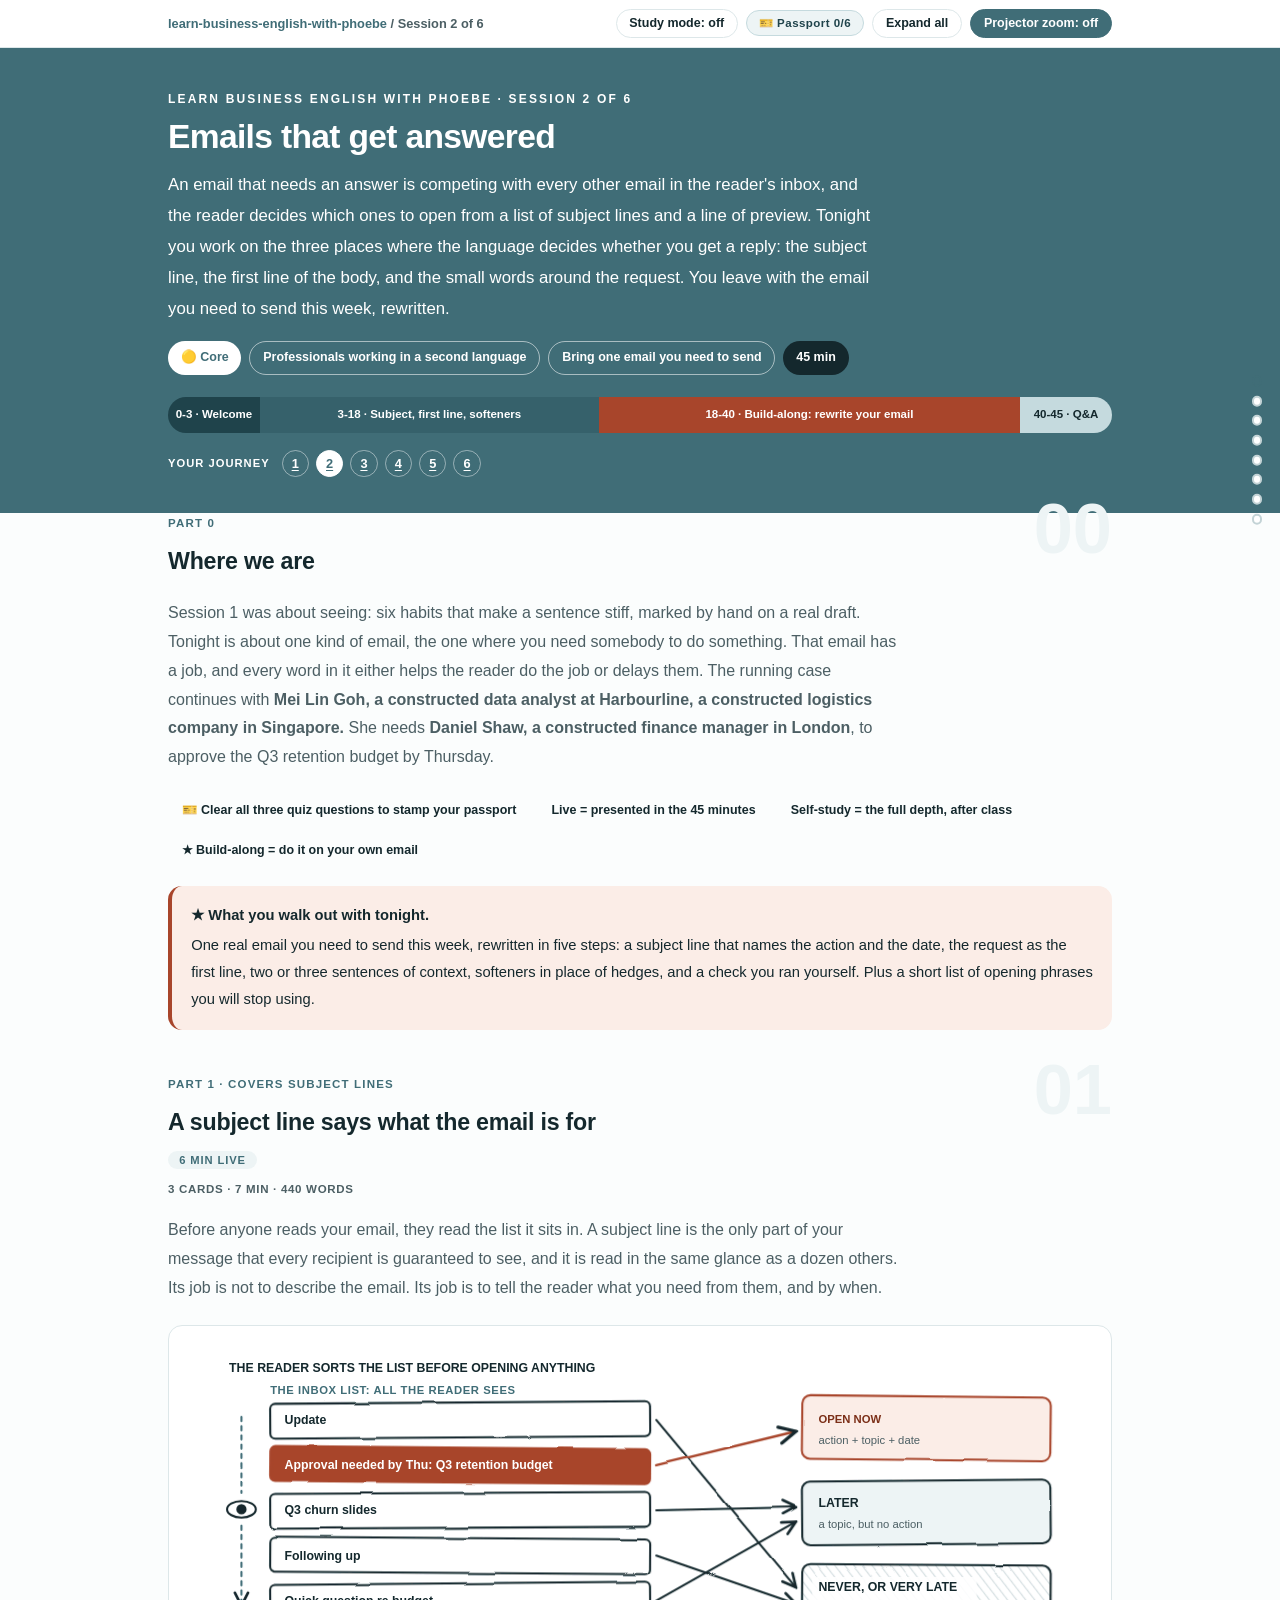
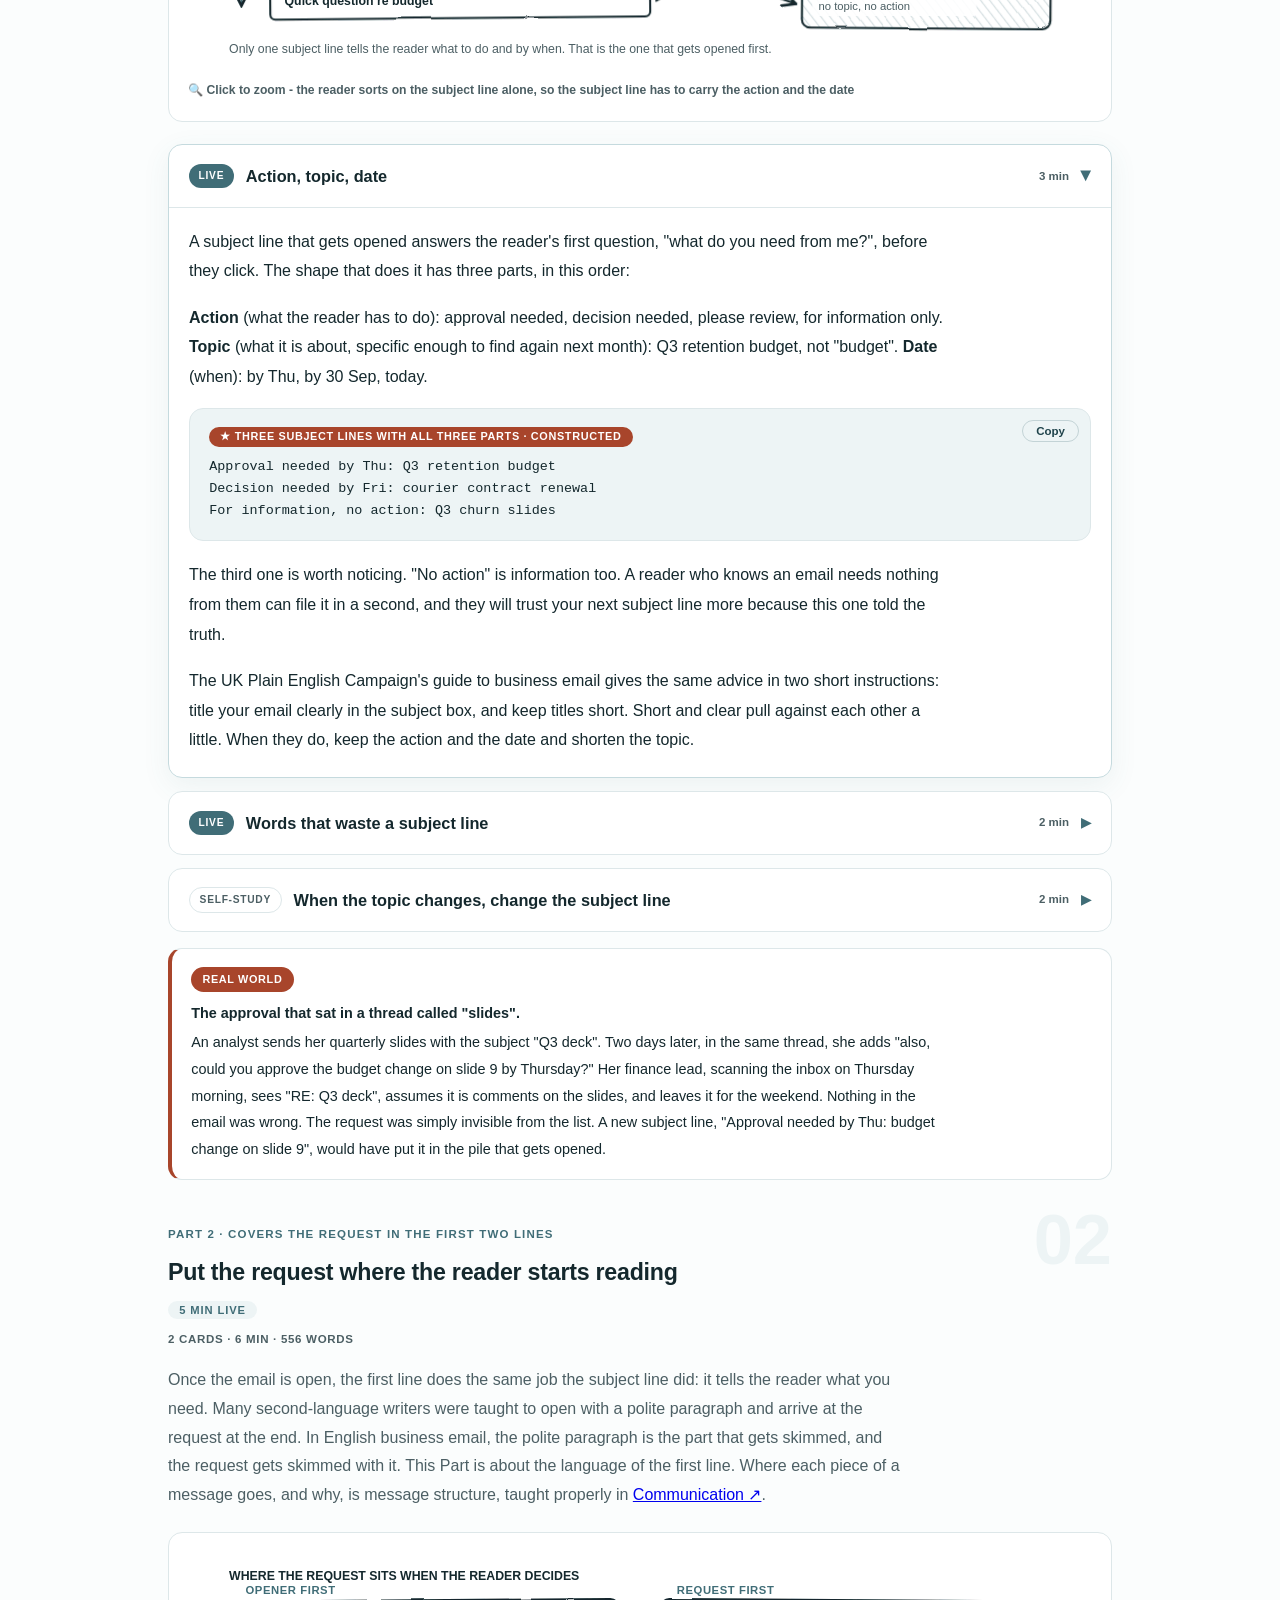
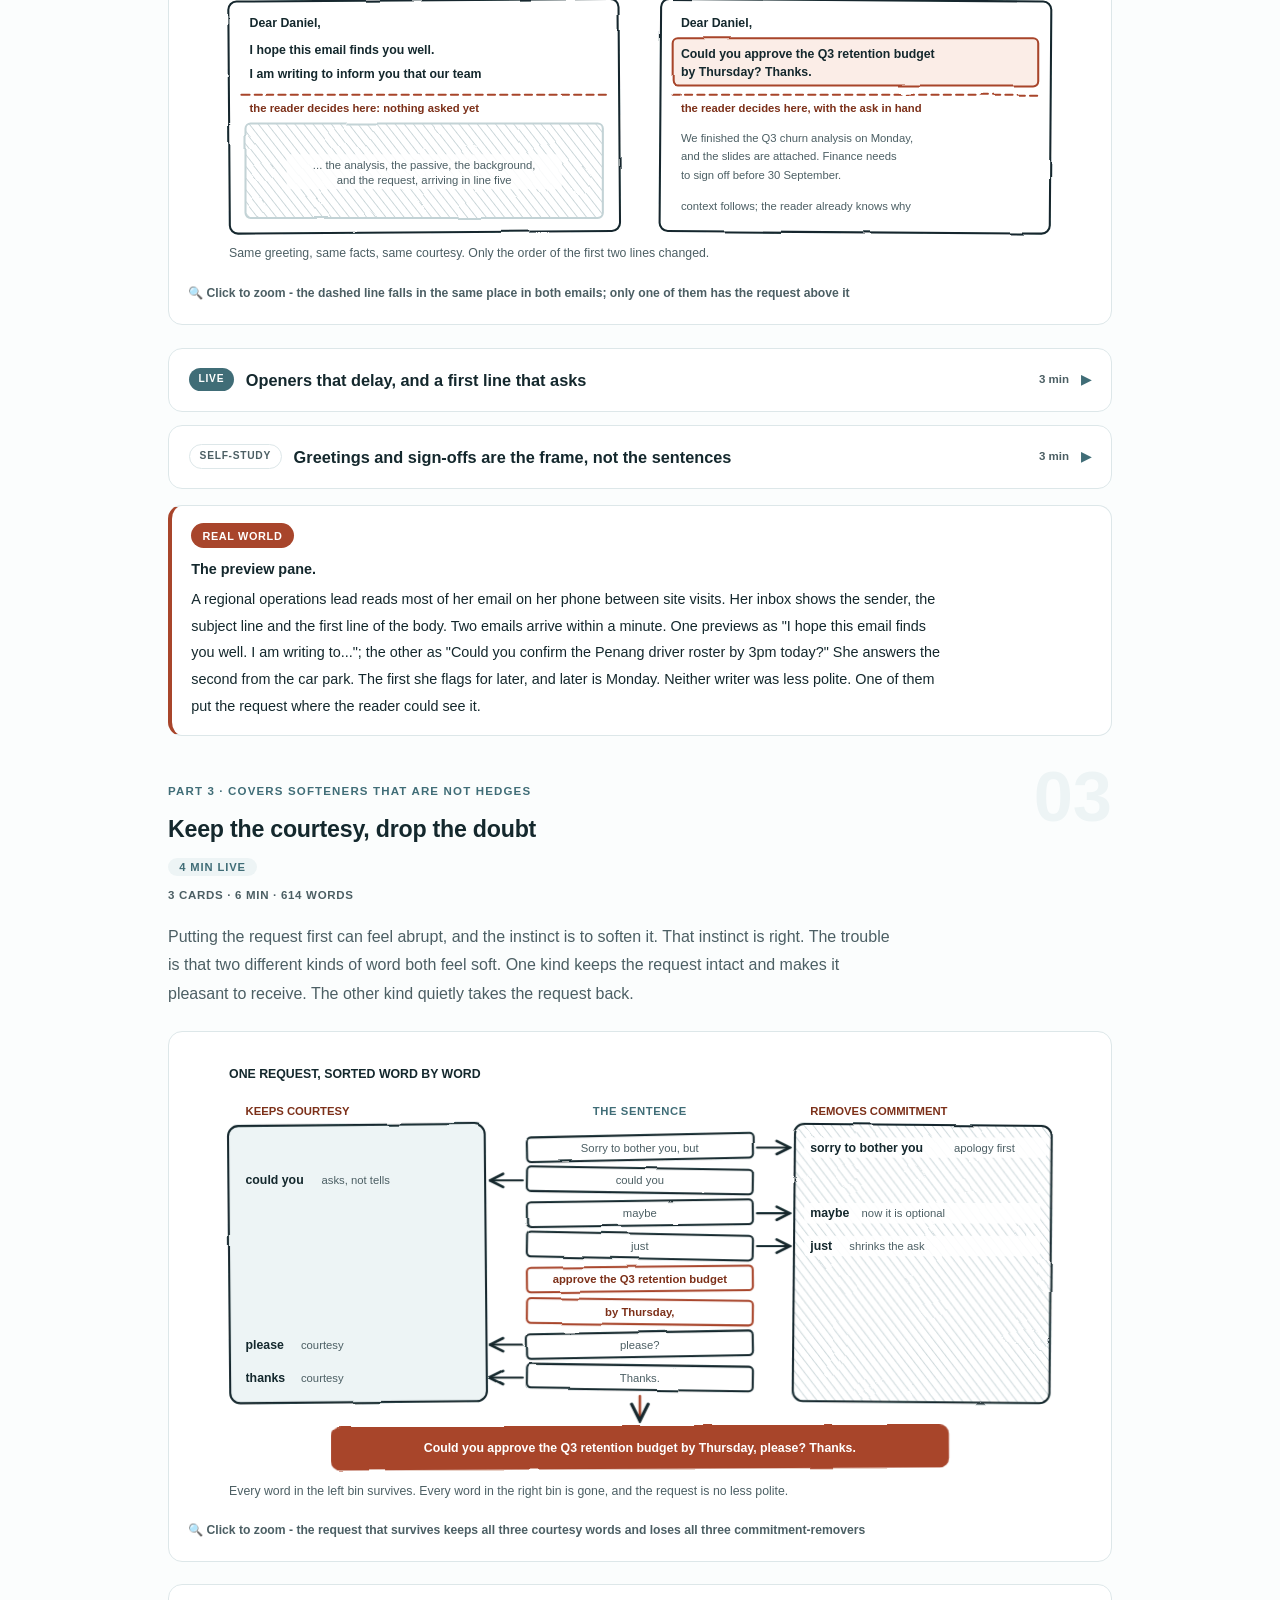
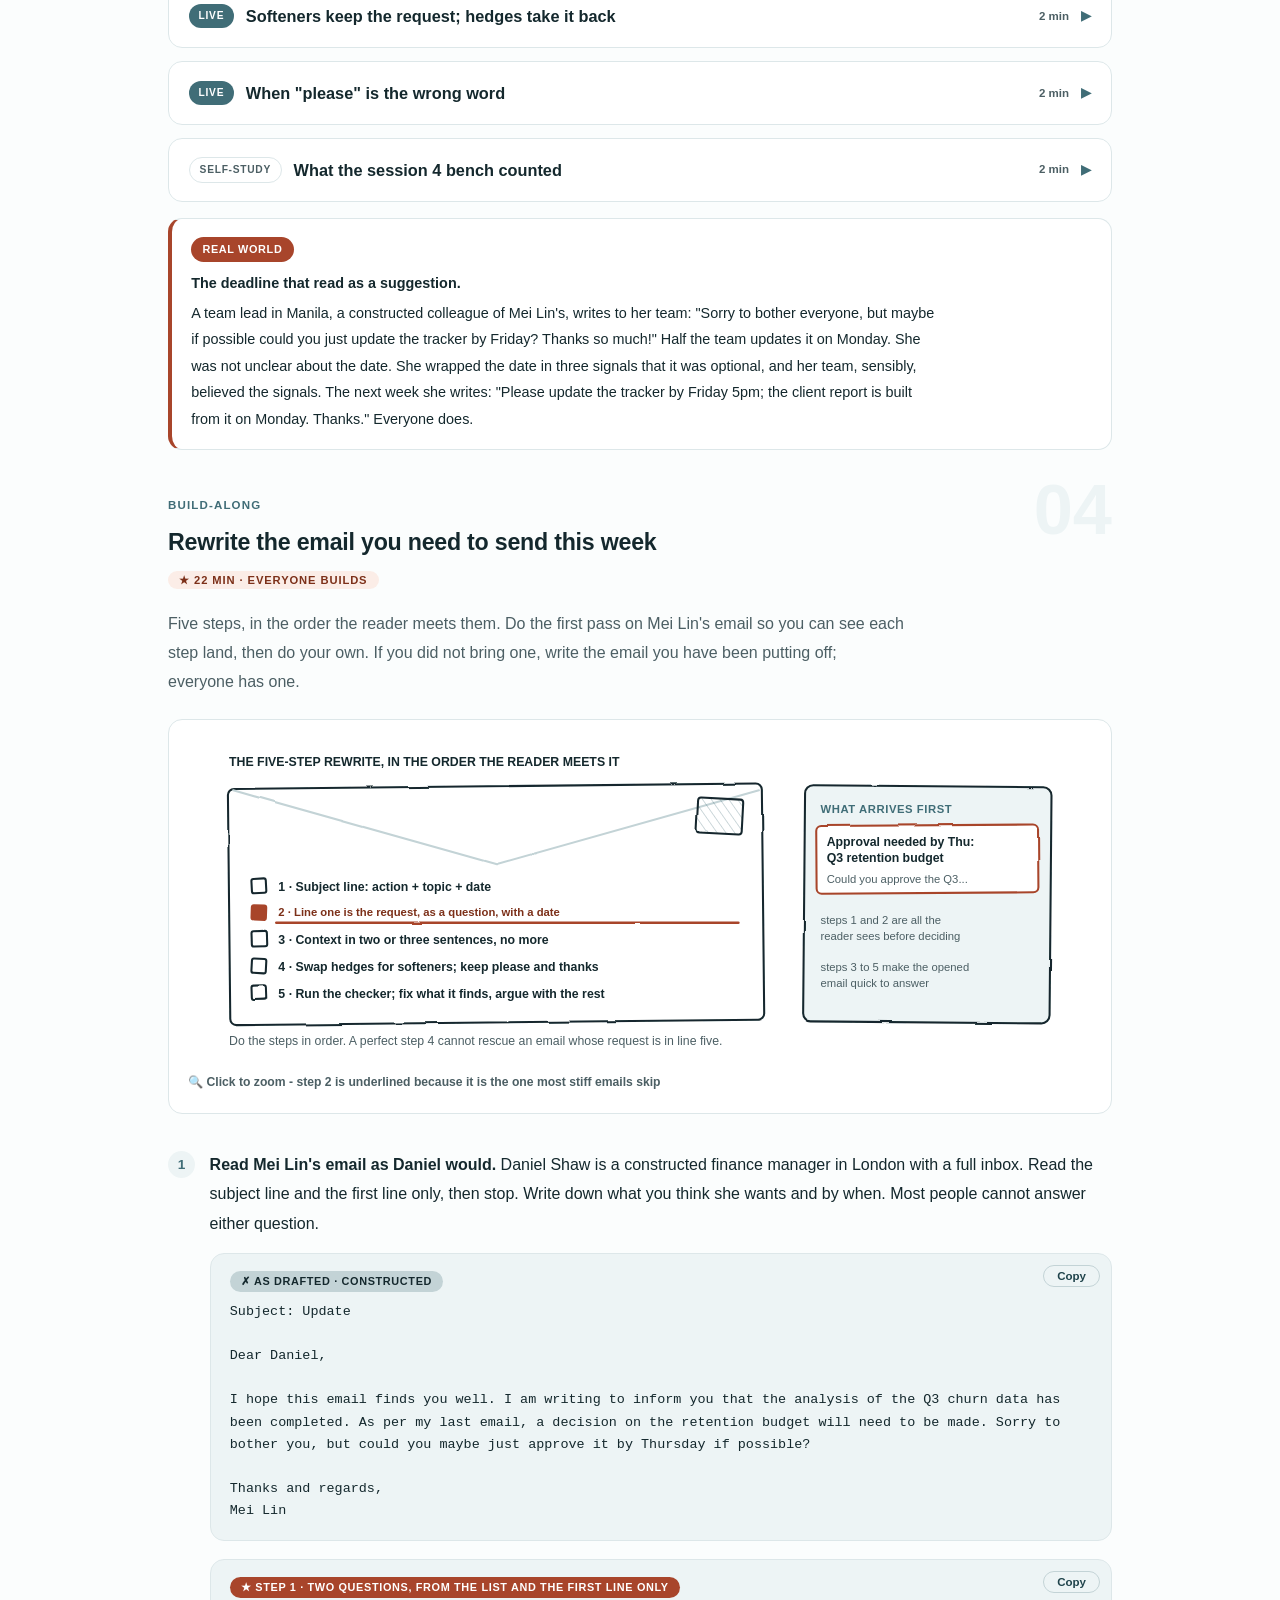
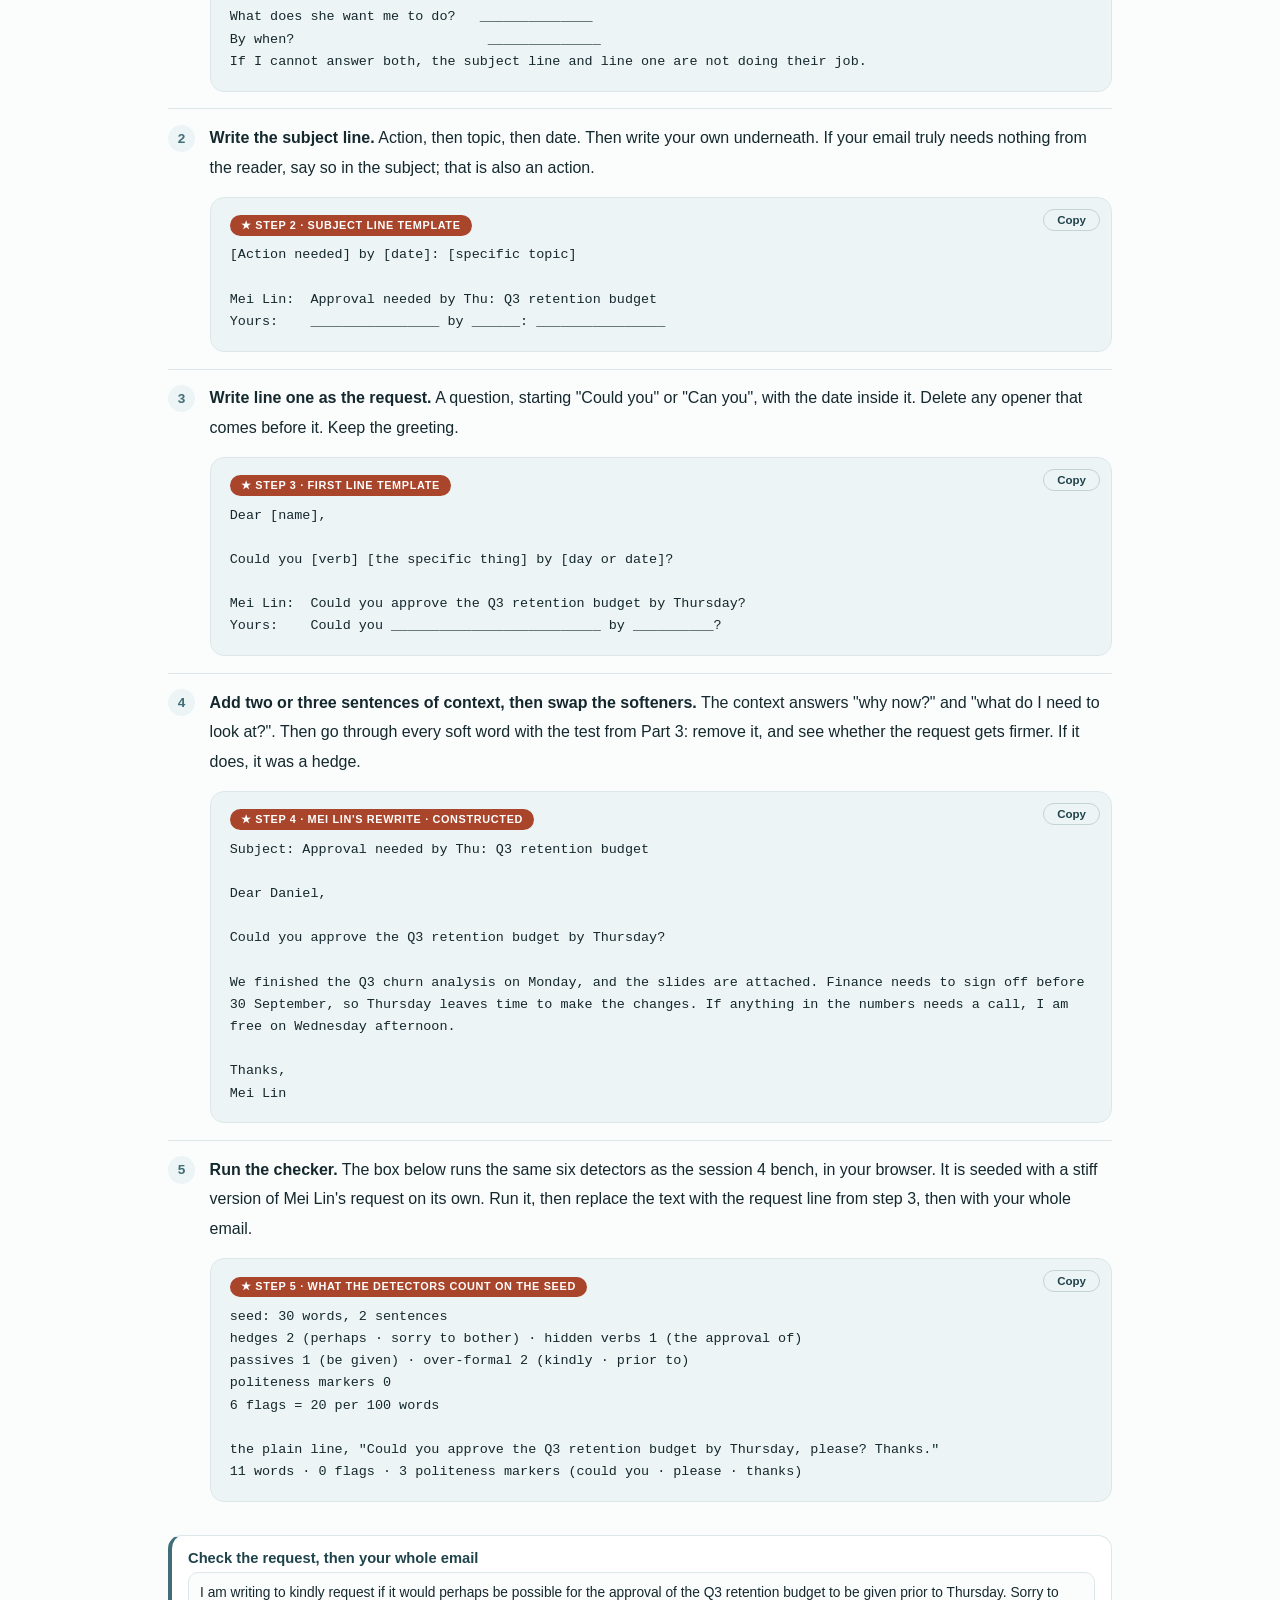
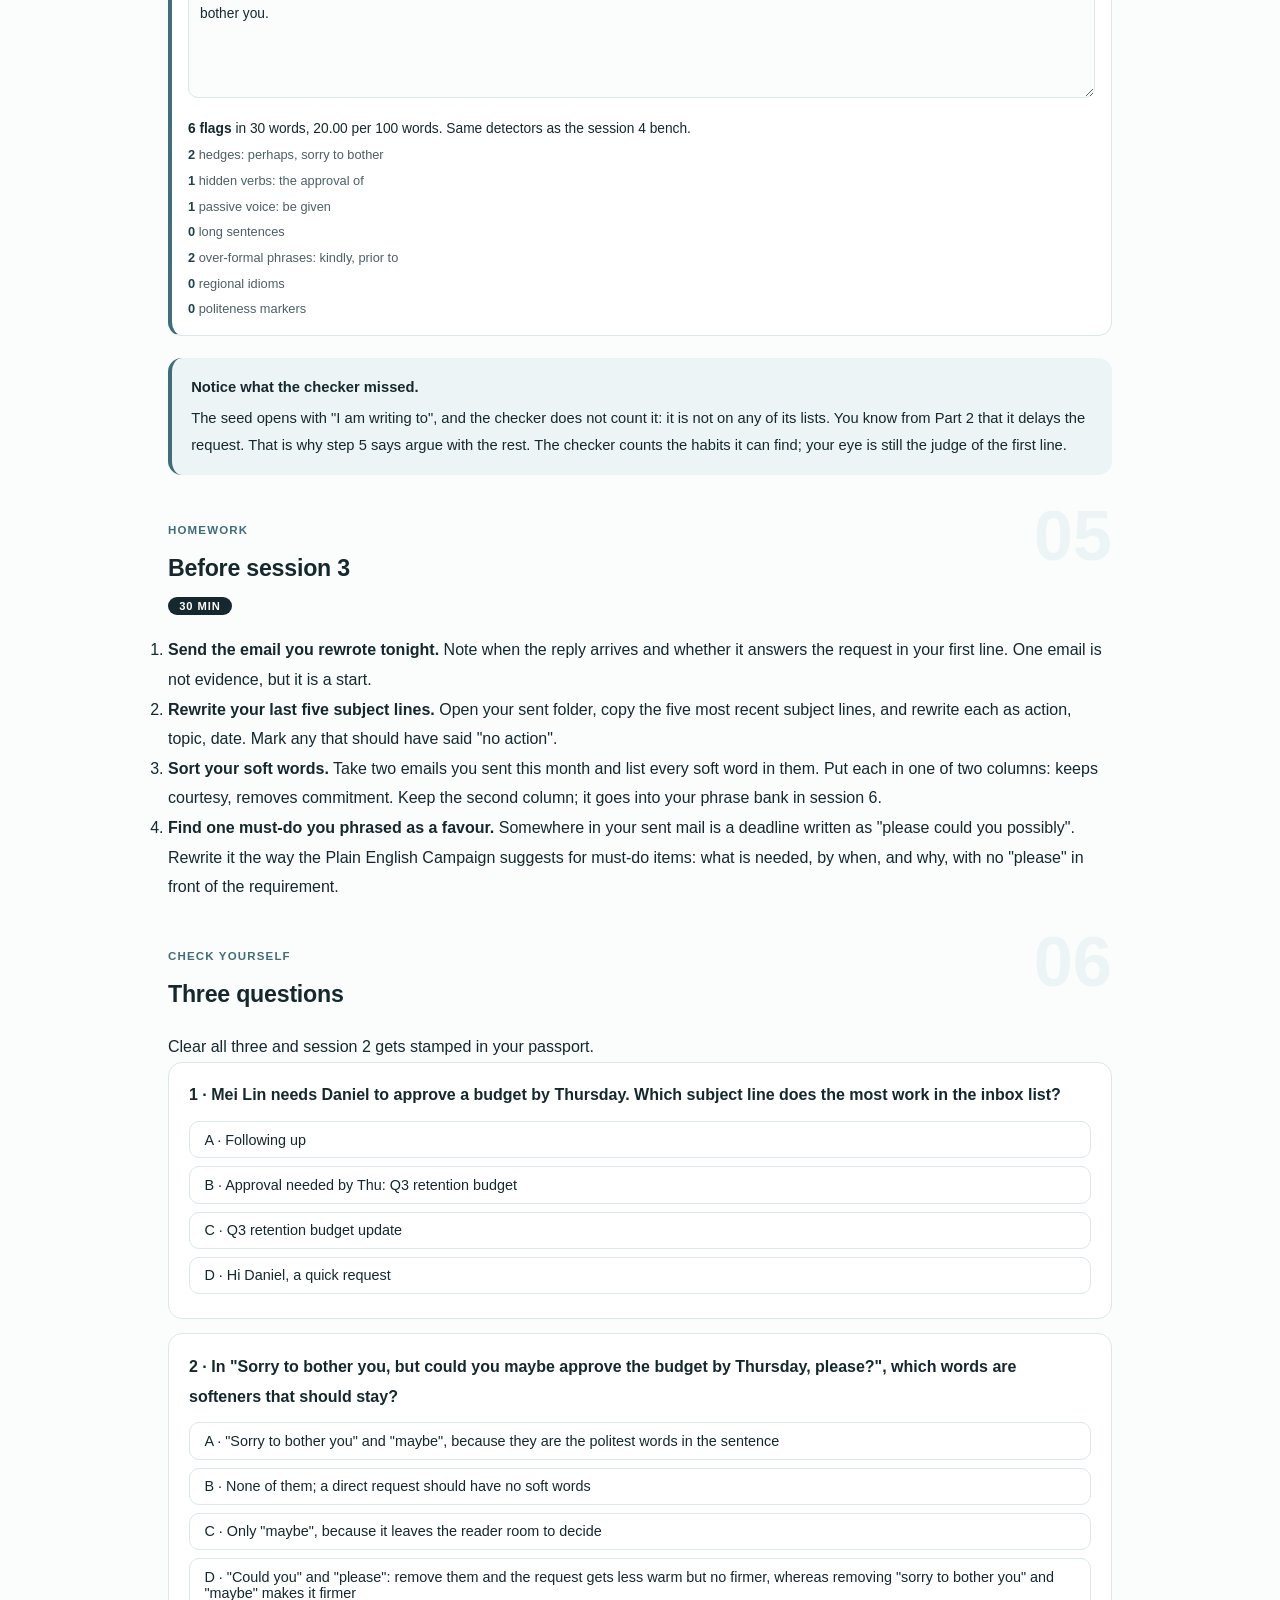
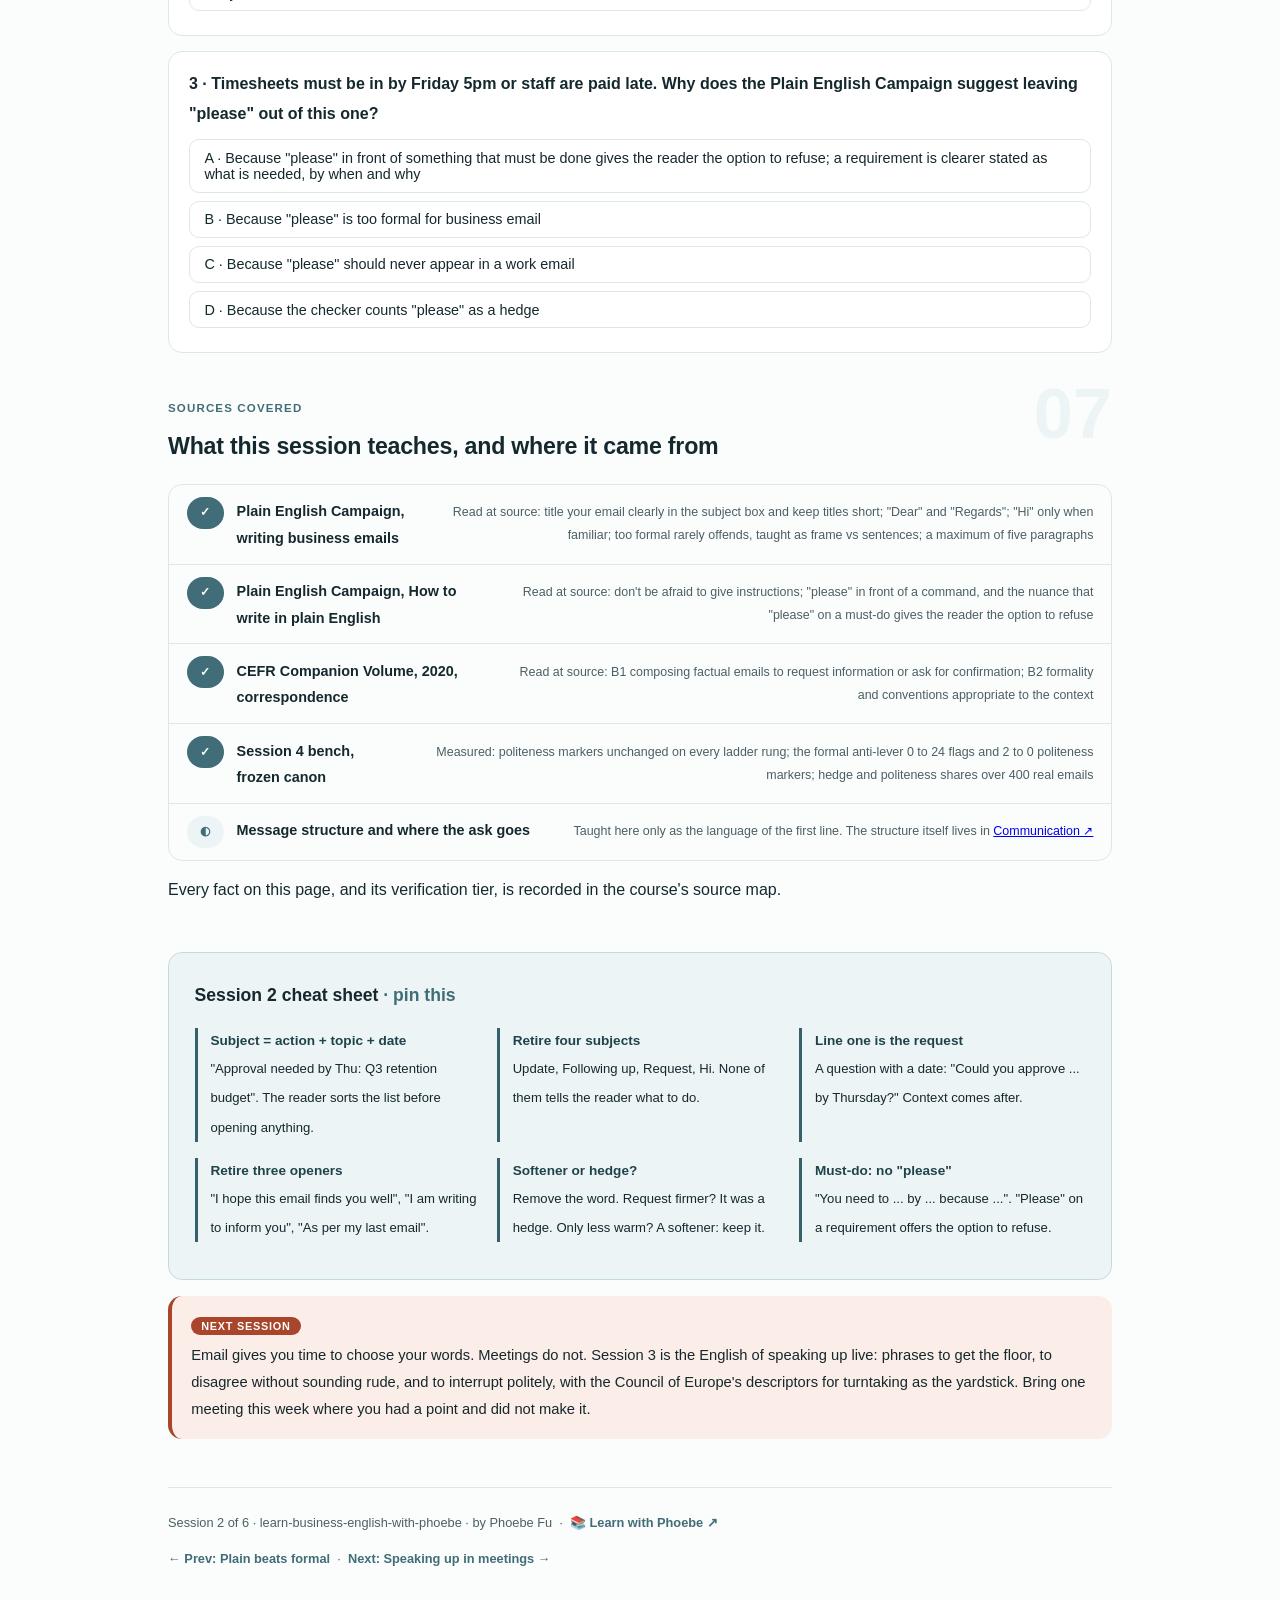
<file: courses/02-emails-that-get-answered.html>
<!DOCTYPE html>
<html lang="en">
<head>
<meta charset="UTF-8">
<meta name="viewport" content="width=device-width, initial-scale=1.0">
<!-- social:start -->
<meta name="description" content="Session 2 of 6. A subject line that says what the email is for, the request in the first line as a question with a date, and the difference between a softener that keeps courtesy and a hedge that removes commitment. For professionals who work in English as a second or third language.">
<meta property="og:type" content="article">
<meta property="og:site_name" content="Learn with Phoebe">
<meta property="og:title" content="Emails that get answered - learn business english with phoebe">
<meta property="og:description" content="Session 2 of 6. The reader decides from the inbox list. Subject lines that name an action and a date, a first line that is the request, and softeners that are not hedges.">
<meta property="og:url" content="https://phoebefu6.github.io/learn-business-english-with-phoebe/courses/02-emails-that-get-answered.html">
<meta property="og:image" content="https://phoebefu6.github.io/learn-business-english-with-phoebe/assets/og-cover.png">
<meta property="og:image:width" content="1200">
<meta property="og:image:height" content="630">
<meta name="twitter:card" content="summary_large_image">
<meta name="twitter:title" content="Emails that get answered - learn business english with phoebe">
<meta name="twitter:description" content="Session 2 of 6. Subject lines, the request up front, and softeners that are not hedges.">
<meta name="twitter:image" content="https://phoebefu6.github.io/learn-business-english-with-phoebe/assets/og-cover.png">
<!-- social:end -->
<title>Session 2 · Emails that get answered - learn business english with phoebe</title>
<link rel="stylesheet" href="../assets/style.css?v=21">
</head>
<body>

<div class="toolbar">
  <div class="wrap">
    <span class="crumb"><a href="../index.html">learn-business-english-with-phoebe</a> / Session 2 of 6</span>
    <button class="btn" id="toggle-all" type="button">Expand all</button>
    <button class="btn primary" id="zoom-toggle" type="button">Projector zoom: off</button>
  </div>
</div>

<header class="masthead">
  <div class="wrap">
    <div class="eyebrow">Learn Business English with Phoebe · Session 2 of 6</div>
    <h1>Emails that get <span class="accent">answered</span></h1>
    <p class="sub">An email that needs an answer is competing with every other email in the reader's inbox, and the reader decides which ones to open from a list of subject lines and a line of preview. Tonight you work on the three places where the language decides whether you get a reply: the subject line, the first line of the body, and the small words around the request. You leave with the email you need to send this week, rewritten.</p>
    <div class="chip-row">
      <span class="chip level">🟡 Core</span>
      <span class="chip audience">Professionals working in a second language</span>
      <span class="chip audience">Bring one email you need to send</span>
      <span class="chip time">45 min</span>
    </div>
    <div class="agenda">
      <span class="a1" style="flex:1">0-3 · Welcome</span>
      <span class="a2" style="flex:4">3-18 · Subject, first line, softeners</span>
      <span class="a3" style="flex:5">18-40 · Build-along: rewrite your email</span>
      <span class="a4" style="flex:1">40-45 · Q&amp;A</span>
    </div>
  </div>
</header>

<main class="wrap">

  <section class="section" id="intro">
    <div class="section-kicker">
      <span class="klabel">Part 0</span>
      <h2>Where we are</h2>
    </div>
    <p class="lede">Session 1 was about seeing: six habits that make a sentence stiff, marked by hand on a real draft. Tonight is about one kind of email, the one where you need somebody to do something. That email has a job, and every word in it either helps the reader do the job or delays them. The running case continues with <strong>Mei Lin Goh, a constructed data analyst at Harbourline, a constructed logistics company in Singapore.</strong> She needs <strong>Daniel Shaw, a constructed finance manager in London</strong>, to approve the Q3 retention budget by Thursday.</p>

    <div class="legend">
      <span class="pill">🎫 Clear all three quiz questions to stamp your passport</span>
      <span class="pill">Live = presented in the 45 minutes</span>
      <span class="pill">Self-study = the full depth, after class</span>
      <span class="pill">★ Build-along = do it on your own email</span>
    </div>

    <div class="callout win">
      <p><strong>★ What you walk out with tonight.</strong> One real email you need to send this week, rewritten in five steps: a subject line that names the action and the date, the request as the first line, two or three sentences of context, softeners in place of hedges, and a check you ran yourself. Plus a short list of opening phrases you will stop using.</p>
    </div>
  </section>

  <section class="section" id="part-1">
    <div class="section-kicker">
      <span class="klabel">Part 1 · covers subject lines</span>
      <h2>A subject line says what the email is for</h2>
      <span class="tag concept">6 min live</span>
    </div>
    <p class="lede">Before anyone reads your email, they read the list it sits in. A subject line is the only part of your message that every recipient is guaranteed to see, and it is read in the same glance as a dozen others. Its job is not to describe the email. Its job is to tell the reader what you need from them, and by when.</p>

    <figure class="zoomable">
      <svg viewBox="0 0 880 316" xmlns="http://www.w3.org/2000/svg" role="img" aria-label="An inbox list of five constructed subject lines, scanned by an eye on the left. Arrows sort each one into three piles on the right. Approval needed by Thu: Q3 retention budget goes to open now, because it names an action, a topic and a date. Q3 churn slides and Quick question re budget go to later, because they name a topic but no action. Update and Following up go to never, because they name neither.">
        <defs>
          <filter id="s2aSk" x="-3%" y="-3%" width="106%" height="106%"><feTurbulence type="fractalNoise" baseFrequency="0.02" numOctaves="2" seed="53" result="n"/><feDisplacementMap in="SourceGraphic" in2="n" scale="2.4" xChannelSelector="R" yChannelSelector="G"/></filter>
          <pattern id="s2aHc" patternUnits="userSpaceOnUse" width="7" height="7" patternTransform="rotate(-38)"><line x1="0" y1="0" x2="0" y2="7" stroke="#406D77" stroke-width="1" opacity=".5"/></pattern>
          <marker id="s2aAr" viewBox="0 0 10 10" refX="9" refY="5" markerWidth="8" markerHeight="8" orient="auto"><path d="M1 1 L9 5 L1 9" fill="none" stroke="#14282D" stroke-width="1.6" stroke-linecap="round"/></marker>
        </defs>
        <style>
          .s2aH { font: 800 12px Inter, -apple-system, "Segoe UI", sans-serif; fill: #14282D; }
          .s2aL { font: 600 12px Inter, -apple-system, "Segoe UI", sans-serif; fill: #14282D; }
          .s2aS { font: 400 11px Inter, -apple-system, "Segoe UI", sans-serif; fill: #4C5F64; }
          .s2aB { font: 800 11px Inter, -apple-system, "Segoe UI", sans-serif; fill: #7C3019; }
          .s2aW { font: 800 12px Inter, -apple-system, "Segoe UI", sans-serif; fill: #FFFFFF; }
          .s2aA { font: 700 11px Inter, -apple-system, "Segoe UI", sans-serif; fill: #406D77; letter-spacing: .05em; }
          .s2aN { font: 400 12px Inter, -apple-system, "Segoe UI", sans-serif; fill: #4C5F64; }
        </style>

        <text class="s2aH" x="40" y="26">THE READER SORTS THE LIST BEFORE OPENING ANYTHING</text>

        <g filter="url(#s2aSk)" fill="none" stroke="#14282D" stroke-width="2" stroke-linecap="round" stroke-linejoin="round">
          <ellipse cx="52" cy="160" rx="14" ry="8"/>
          <circle cx="52" cy="160" r="4" fill="#14282D"/>
          <path d="M52 70 L52 144" stroke="#406D77" stroke-dasharray="4 5"/>
          <path d="M52 176 L52 254" stroke="#406D77" stroke-dasharray="4 5" marker-end="url(#s2aAr)"/>
          <rect x="80" y="56" width="370" height="34" rx="5" transform="rotate(-0.4 265 73)" fill="#FFFFFF"/>
          <rect x="80" y="100" width="370" height="34" rx="5" transform="rotate(0.5 265 117)" fill="#A8452B" stroke="#A8452B"/>
          <rect x="80" y="144" width="370" height="34" rx="5" transform="rotate(-0.3 265 161)" fill="#FFFFFF"/>
          <rect x="80" y="188" width="370" height="34" rx="5" transform="rotate(0.4 265 205)" fill="#FFFFFF"/>
          <rect x="80" y="232" width="370" height="34" rx="5" transform="rotate(-0.5 265 249)" fill="#FFFFFF"/>
          <rect x="598" y="50" width="242" height="62" rx="8" transform="rotate(0.6 719 81)" fill="#FBEDE7" stroke="#A8452B"/>
          <rect x="598" y="132" width="242" height="62" rx="8" transform="rotate(-0.5 719 163)" fill="#EDF4F5"/>
          <rect x="598" y="214" width="242" height="62" rx="8" transform="rotate(0.4 719 245)" fill="url(#s2aHc)"/>
          <path d="M456 73 L592 236" marker-end="url(#s2aAr)"/>
          <path d="M456 117 L592 84" stroke="#A8452B" stroke-width="2.5" marker-end="url(#s2aAr)"/>
          <path d="M456 161 L592 158" marker-end="url(#s2aAr)"/>
          <path d="M456 205 L592 252" marker-end="url(#s2aAr)"/>
          <path d="M456 249 L592 172" marker-end="url(#s2aAr)"/>
        </g>

        <text class="s2aA" x="80" y="48">THE INBOX LIST: ALL THE READER SEES</text>
        <text class="s2aL" x="94" y="77">Update</text>
        <text class="s2aW" x="94" y="121">Approval needed by Thu: Q3 retention budget</text>
        <text class="s2aL" x="94" y="165">Q3 churn slides</text>
        <text class="s2aL" x="94" y="209">Following up</text>
        <text class="s2aL" x="94" y="253">Quick question re budget</text>

        <text class="s2aB" x="614" y="76">OPEN NOW</text>
        <text class="s2aS" x="614" y="96">action + topic + date</text>
        <text class="s2aH" x="614" y="158">LATER</text>
        <text class="s2aS" x="614" y="178">a topic, but no action</text>
        <rect x="608" y="226" width="160" height="38" fill="#FFFFFF" opacity=".88" rx="4"/>
        <text class="s2aH" x="614" y="240">NEVER, OR VERY LATE</text>
        <text class="s2aS" x="614" y="258">no topic, no action</text>

        <text class="s2aN" x="40" y="300">Only one subject line tells the reader what to do and by when. That is the one that gets opened first.</text>
      </svg>
      <figcaption>🔍 Click to zoom - the reader sorts on the subject line alone, so the subject line has to carry the action and the date</figcaption>
    </figure>

    <details class="card" open>
      <summary><span class="mode live">Live</span>Action, topic, date<span class="mini">3 min</span><span class="caret">▶</span></summary>
      <div class="body">
        <p>A subject line that gets opened answers the reader's first question, "what do you need from me?", before they click. The shape that does it has three parts, in this order:</p>
        <p><strong>Action</strong> (what the reader has to do): approval needed, decision needed, please review, for information only. <strong>Topic</strong> (what it is about, specific enough to find again next month): Q3 retention budget, not "budget". <strong>Date</strong> (when): by Thu, by 30 Sep, today.</p>
        <div class="prompt-box good"><span class="label">★ Three subject lines with all three parts · constructed</span>Approval needed by Thu: Q3 retention budget
Decision needed by Fri: courier contract renewal
For information, no action: Q3 churn slides</div>
        <p>The third one is worth noticing. "No action" is information too. A reader who knows an email needs nothing from them can file it in a second, and they will trust your next subject line more because this one told the truth.</p>
        <p>The UK Plain English Campaign's guide to business email gives the same advice in two short instructions: title your email clearly in the subject box, and keep titles short. Short and clear pull against each other a little. When they do, keep the action and the date and shorten the topic.</p>
      </div>
    </details>

    <details class="card">
      <summary><span class="mode live">Live</span>Words that waste a subject line<span class="mini">2 min</span><span class="caret">▶</span></summary>
      <div class="body">
        <p>Four subject lines turn up in almost every inbox, and each one spends the most valuable space in the email on a word that tells the reader nothing they can act on:</p>
        <table class="clean">
          <tr><th>Subject</th><th>What the reader learns</th><th>Try instead</th></tr>
          <tr><td><strong>Update</strong></td><td>Something changed, somewhere</td><td>"Q3 churn analysis done, slides attached, no action"</td></tr>
          <tr><td><strong>Following up</strong></td><td>You wrote before, and you are waiting</td><td>Repeat the original action and date: "Approval needed by Thu: Q3 retention budget"</td></tr>
          <tr><td><strong>Request</strong></td><td>You want something, but not what</td><td>Name the action: "Please review by Fri: courier contract draft"</td></tr>
          <tr><td><strong>Hi</strong></td><td>Nothing; it is a greeting in the wrong place</td><td>Put the greeting in the body, the purpose in the subject</td></tr>
        </table>
        <p>"Following up" deserves a second look. When you chase a reply, the reader has already not acted on your first email. A subject line that only says you are chasing gives them no more reason to act than the first one did. Restating the action and the date does.</p>
      </div>
    </details>

    <details class="card">
      <summary><span class="mode self">Self-study</span>When the topic changes, change the subject line<span class="mini">2 min</span><span class="caret">▶</span></summary>
      <div class="body">
        <p>Long threads drift. A thread titled "Q3 churn slides" becomes, twelve replies later, a discussion about the retention budget, and the person who needs to approve the budget never opens it because the subject says slides. If the action in a thread changes, edit the subject line when you reply: "Approval needed by Thu: Q3 retention budget (was: Q3 churn slides)". Keeping the old subject in brackets lets people still find the thread.</p>
        <p>The same applies to forwarding. "FW: FW: RE: Update" tells the new reader nothing. Replace it with what you need from them.</p>
      </div>
    </details>

    <div class="callout example">
      <span class="ex-pill">Real world</span>
      <p><strong>The approval that sat in a thread called "slides".</strong> An analyst sends her quarterly slides with the subject "Q3 deck". Two days later, in the same thread, she adds "also, could you approve the budget change on slide 9 by Thursday?" Her finance lead, scanning the inbox on Thursday morning, sees "RE: Q3 deck", assumes it is comments on the slides, and leaves it for the weekend. Nothing in the email was wrong. The request was simply invisible from the list. A new subject line, "Approval needed by Thu: budget change on slide 9", would have put it in the pile that gets opened.</p>
    </div>
  </section>

  <section class="section" id="part-2">
    <div class="section-kicker">
      <span class="klabel">Part 2 · covers the request in the first two lines</span>
      <h2>Put the request where the reader starts reading</h2>
      <span class="tag concept">5 min live</span>
    </div>
    <p class="lede">Once the email is open, the first line does the same job the subject line did: it tells the reader what you need. Many second-language writers were taught to open with a polite paragraph and arrive at the request at the end. In English business email, the polite paragraph is the part that gets skimmed, and the request gets skimmed with it. This Part is about the language of the first line. Where each piece of a message goes, and why, is message structure, taught properly in <a href="https://phoebefu6.github.io/learn-communication-with-phoebe/">Communication ↗</a>.</p>

    <figure class="zoomable">
      <svg viewBox="0 0 880 312" xmlns="http://www.w3.org/2000/svg" role="img" aria-label="The first lines of Mei Lin's email to Daniel, drawn twice. Left, opener first: Dear Daniel, I hope this email finds you well, I am writing to inform you that our team; a line marked the reader decides here falls before any request, and the request sits further down in a faded block. Right, request first: Dear Daniel, Could you approve the Q3 retention budget by Thursday? Thanks; the same line falls after the request, and the context follows below.">
        <defs>
          <filter id="s2bSk" x="-3%" y="-3%" width="106%" height="106%"><feTurbulence type="fractalNoise" baseFrequency="0.02" numOctaves="2" seed="67" result="n"/><feDisplacementMap in="SourceGraphic" in2="n" scale="2.4" xChannelSelector="R" yChannelSelector="G"/></filter>
          <pattern id="s2bHc" patternUnits="userSpaceOnUse" width="7" height="7" patternTransform="rotate(-38)"><line x1="0" y1="0" x2="0" y2="7" stroke="#406D77" stroke-width="1" opacity=".5"/></pattern>
          <marker id="s2bAr" viewBox="0 0 10 10" refX="9" refY="5" markerWidth="8" markerHeight="8" orient="auto"><path d="M1 1 L9 5 L1 9" fill="none" stroke="#14282D" stroke-width="1.6" stroke-linecap="round"/></marker>
        </defs>
        <style>
          .s2bH { font: 800 12px Inter, -apple-system, "Segoe UI", sans-serif; fill: #14282D; }
          .s2bL { font: 600 12px Inter, -apple-system, "Segoe UI", sans-serif; fill: #14282D; }
          .s2bS { font: 400 11px Inter, -apple-system, "Segoe UI", sans-serif; fill: #4C5F64; }
          .s2bB { font: 800 11px Inter, -apple-system, "Segoe UI", sans-serif; fill: #7C3019; }
          .s2bA { font: 700 11px Inter, -apple-system, "Segoe UI", sans-serif; fill: #406D77; letter-spacing: .05em; }
          .s2bN { font: 400 12px Inter, -apple-system, "Segoe UI", sans-serif; fill: #4C5F64; }
        </style>

        <text class="s2bH" x="40" y="26">WHERE THE REQUEST SITS WHEN THE READER DECIDES</text>

        <g filter="url(#s2bSk)" fill="none" stroke="#14282D" stroke-width="2" stroke-linecap="round" stroke-linejoin="round">
          <rect x="40" y="46" width="380" height="226" rx="8" transform="rotate(-0.4 230 159)" fill="#FFFFFF"/>
          <rect x="460" y="46" width="380" height="226" rx="8" transform="rotate(0.4 650 159)" fill="#FFFFFF"/>
          <path d="M52 138 L408 138" stroke="#A8452B" stroke-dasharray="7 5"/>
          <path d="M472 138 L828 138" stroke="#A8452B" stroke-dasharray="7 5"/>
          <rect x="56" y="166" width="348" height="92" rx="5" fill="url(#s2bHc)" stroke="#C3D3D6"/>
          <rect x="472" y="83" width="356" height="46" rx="5" fill="#FBEDE7" stroke="#A8452B"/>
        </g>

        <text class="s2bA" x="56" y="40">OPENER FIRST</text>
        <text class="s2bL" x="60" y="72">Dear Daniel,</text>
        <text class="s2bL" x="60" y="98">I hope this email finds you well.</text>
        <text class="s2bL" x="60" y="122">I am writing to inform you that our team</text>
        <text class="s2bB" x="60" y="155">the reader decides here: nothing asked yet</text>
        <rect x="96" y="196" width="268" height="34" fill="#FFFFFF" opacity=".88" rx="4"/>
        <text class="s2bS" x="230" y="210" text-anchor="middle">... the analysis, the passive, the background,</text>
        <text class="s2bS" x="230" y="225" text-anchor="middle">and the request, arriving in line five</text>

        <text class="s2bA" x="476" y="40">REQUEST FIRST</text>
        <text class="s2bL" x="480" y="72">Dear Daniel,</text>
        <text class="s2bL" x="480" y="102">Could you approve the Q3 retention budget</text>
        <text class="s2bL" x="480" y="120">by Thursday? Thanks.</text>
        <text class="s2bB" x="480" y="155">the reader decides here, with the ask in hand</text>
        <text class="s2bS" x="480" y="184">We finished the Q3 churn analysis on Monday,</text>
        <text class="s2bS" x="480" y="202">and the slides are attached. Finance needs</text>
        <text class="s2bS" x="480" y="220">to sign off before 30 September.</text>
        <text class="s2bS" x="480" y="250">context follows; the reader already knows why</text>

        <text class="s2bN" x="40" y="296">Same greeting, same facts, same courtesy. Only the order of the first two lines changed.</text>
      </svg>
      <figcaption>🔍 Click to zoom - the dashed line falls in the same place in both emails; only one of them has the request above it</figcaption>
    </figure>

    <details class="card">
      <summary><span class="mode live">Live</span>Openers that delay, and a first line that asks<span class="mini">3 min</span><span class="caret">▶</span></summary>
      <div class="body">
        <p>Three opening phrases are worth retiring from emails that need an answer. Each was learned as politeness. Each costs the reader a line before they find out what you want.</p>
        <table class="clean">
          <tr><th>Opener</th><th>What it does to the reader</th></tr>
          <tr><td><strong>"I hope this email finds you well."</strong></td><td>A ritual line the reader skips. Harmless once; in the first line of a request it pushes the request down.</td></tr>
          <tr><td><strong>"I am writing to inform you that ..."</strong></td><td>Announces that information is coming instead of giving it. The reader can see you are writing.</td></tr>
          <tr><td><strong>"As per my last email ..."</strong></td><td>Sends the reader back to an older message, and many readers hear it as a reproach. If the earlier point matters, restate it in one line.</td></tr>
        </table>
        <p>The alternative is a first line that <em>is</em> the request, written as a question, with a date in it:</p>
        <div class="prompt-box good"><span class="label">★ First lines that ask · constructed</span>Could you approve the Q3 retention budget by Thursday?
Could you confirm by Friday that the courier rates in the attached file are correct?
Can you send me the October volume forecast by 12 noon tomorrow?</div>
        <p>A question with "could you" keeps the courtesy. The date tells the reader the request is real. Everything after the first line is context, and context is easier to read once you know what it is context for.</p>
        <p>The Council of Europe's language framework (Companion Volume, 2020) describes exactly this skill at two levels. At B1, a writer "Can compose basic e-mails/letters of a factual nature (e.g. to request information or to ask for and give confirmation)". At B2, they "Can use formality and conventions appropriate to the context when writing personal and professional letters and e-mails." Most professionals who write work email in English are already past the first. The first-line request is how the second sounds in practice: the convention in English business email is to ask early.</p>
      </div>
    </details>

    <details class="card">
      <summary><span class="mode self">Self-study</span>Greetings and sign-offs are the frame, not the sentences<span class="mini">3 min</span><span class="caret">▶</span></summary>
      <div class="body">
        <p>Moving the request to the first line does not mean dropping the greeting. The Plain English Campaign's guide to writing business emails recommends opening with "Dear" and closing with "Best wishes" or "Regards". It says "Hi" is not really appropriate for business emails unless you are familiar with the person. And it adds a line many careful writers find reassuring: people are unlikely to be offended if you are too formal, but some may think you are being rude if you are too informal.</p>
        <p>The same organisation's guide <em>How to write in plain English</em>, and the US federal plain language guidelines, argue hard against formal sentences: hidden verbs, passives, stock phrases. These two positions are often presented as a contradiction. They are about different layers of the email. The email guide is about the <strong>frame</strong>: the greeting and the sign-off. The plain English guidance is about the <strong>sentences</strong> inside the frame.</p>
        <div class="prompt-box good"><span class="label">★ A formal frame around plain sentences · constructed</span>Dear Daniel,

Could you approve the Q3 retention budget by Thursday?

[two or three sentences of context]

Best wishes,
Mei Lin</div>
        <p>Where the two sources genuinely differ, on whether erring formal is the safe side at all, the disagreement is real and is not settled here. A practical reading: with a new contact, a formal frame costs you nothing. Formality inside the sentences is what neither source defends. The same email guide also suggests keeping to a maximum of five paragraphs, which fits an email that leads with its request.</p>
      </div>
    </details>

    <div class="callout example">
      <span class="ex-pill">Real world</span>
      <p><strong>The preview pane.</strong> A regional operations lead reads most of her email on her phone between site visits. Her inbox shows the sender, the subject line and the first line of the body. Two emails arrive within a minute. One previews as "I hope this email finds you well. I am writing to..."; the other as "Could you confirm the Penang driver roster by 3pm today?" She answers the second from the car park. The first she flags for later, and later is Monday. Neither writer was less polite. One of them put the request where the reader could see it.</p>
    </div>
  </section>

  <section class="section" id="part-3">
    <div class="section-kicker">
      <span class="klabel">Part 3 · covers softeners that are not hedges</span>
      <h2>Keep the courtesy, drop the doubt</h2>
      <span class="tag concept">4 min live</span>
    </div>
    <p class="lede">Putting the request first can feel abrupt, and the instinct is to soften it. That instinct is right. The trouble is that two different kinds of word both feel soft. One kind keeps the request intact and makes it pleasant to receive. The other kind quietly takes the request back.</p>

    <figure class="zoomable">
      <svg viewBox="0 0 880 446" xmlns="http://www.w3.org/2000/svg" role="img" aria-label="One constructed request sentence split into eight word chips in a central column: Sorry to bother you, could you, maybe, just, approve the Q3 retention budget, by Thursday, please, Thanks. Arrows send could you, please and thanks left into a bin labelled keeps courtesy. Arrows send sorry to bother you, maybe and just right into a bin labelled removes commitment. The two content chips stay in the column and drop into the request that survives: Could you approve the Q3 retention budget by Thursday, please? Thanks.">
        <defs>
          <filter id="s2cSk" x="-3%" y="-3%" width="106%" height="106%"><feTurbulence type="fractalNoise" baseFrequency="0.02" numOctaves="2" seed="79" result="n"/><feDisplacementMap in="SourceGraphic" in2="n" scale="2.4" xChannelSelector="R" yChannelSelector="G"/></filter>
          <pattern id="s2cHc" patternUnits="userSpaceOnUse" width="7" height="7" patternTransform="rotate(-38)"><line x1="0" y1="0" x2="0" y2="7" stroke="#406D77" stroke-width="1" opacity=".5"/></pattern>
          <marker id="s2cAr" viewBox="0 0 10 10" refX="9" refY="5" markerWidth="8" markerHeight="8" orient="auto"><path d="M1 1 L9 5 L1 9" fill="none" stroke="#14282D" stroke-width="1.6" stroke-linecap="round"/></marker>
        </defs>
        <style>
          .s2cH { font: 800 12px Inter, -apple-system, "Segoe UI", sans-serif; fill: #14282D; }
          .s2cL { font: 600 12px Inter, -apple-system, "Segoe UI", sans-serif; fill: #14282D; }
          .s2cS { font: 400 11px Inter, -apple-system, "Segoe UI", sans-serif; fill: #4C5F64; }
          .s2cB { font: 800 11px Inter, -apple-system, "Segoe UI", sans-serif; fill: #7C3019; }
          .s2cA { font: 700 11px Inter, -apple-system, "Segoe UI", sans-serif; fill: #406D77; letter-spacing: .05em; }
          .s2cW { font: 800 12px Inter, -apple-system, "Segoe UI", sans-serif; fill: #FFFFFF; }
          .s2cN { font: 400 12px Inter, -apple-system, "Segoe UI", sans-serif; fill: #4C5F64; }
        </style>

        <text class="s2cH" x="40" y="26">ONE REQUEST, SORTED WORD BY WORD</text>

        <g filter="url(#s2cSk)" fill="none" stroke="#14282D" stroke-width="2" stroke-linecap="round" stroke-linejoin="round">
          <rect x="40" y="72" width="250" height="270" rx="10" transform="rotate(-0.5 165 207)" fill="#EDF4F5"/>
          <rect x="590" y="72" width="250" height="270" rx="10" transform="rotate(0.5 715 207)" fill="url(#s2cHc)"/>
          <rect x="330" y="82" width="220" height="24" rx="4" transform="rotate(-1.2 440 94)" fill="#FFFFFF"/>
          <rect x="330" y="114" width="220" height="24" rx="4" transform="rotate(0.9 440 126)" fill="#FFFFFF"/>
          <rect x="330" y="146" width="220" height="24" rx="4" transform="rotate(-0.8 440 158)" fill="#FFFFFF"/>
          <rect x="330" y="178" width="220" height="24" rx="4" transform="rotate(1.1 440 190)" fill="#FFFFFF"/>
          <rect x="330" y="210" width="220" height="24" rx="4" transform="rotate(-0.6 440 222)" fill="#FFFFFF" stroke="#A8452B"/>
          <rect x="330" y="242" width="220" height="24" rx="4" transform="rotate(0.7 440 254)" fill="#FFFFFF" stroke="#A8452B"/>
          <rect x="330" y="274" width="220" height="24" rx="4" transform="rotate(-1 440 286)" fill="#FFFFFF"/>
          <rect x="330" y="306" width="220" height="24" rx="4" transform="rotate(0.8 440 318)" fill="#FFFFFF"/>
          <path d="M554 94 L586 94" marker-end="url(#s2cAr)"/>
          <path d="M326 126 L294 126" marker-end="url(#s2cAr)"/>
          <path d="M554 158 L586 158" marker-end="url(#s2cAr)"/>
          <path d="M554 190 L586 190" marker-end="url(#s2cAr)"/>
          <path d="M326 286 L294 286" marker-end="url(#s2cAr)"/>
          <path d="M326 318 L294 318" marker-end="url(#s2cAr)"/>
          <path d="M440 336 L440 360" stroke="#A8452B" stroke-width="2.5" marker-end="url(#s2cAr)"/>
          <rect x="140" y="366" width="600" height="40" rx="8" transform="rotate(-0.3 440 386)" fill="#A8452B" stroke="#A8452B"/>
        </g>

        <text class="s2cB" x="56" y="62">KEEPS COURTESY</text>
        <text class="s2cA" x="440" y="62" text-anchor="middle">THE SENTENCE</text>
        <text class="s2cB" x="606" y="62">REMOVES COMMITMENT</text>

        <text class="s2cS" x="440" y="98" text-anchor="middle">Sorry to bother you, but</text>
        <text class="s2cS" x="440" y="130" text-anchor="middle">could you</text>
        <text class="s2cS" x="440" y="162" text-anchor="middle">maybe</text>
        <text class="s2cS" x="440" y="194" text-anchor="middle">just</text>
        <text class="s2cB" x="440" y="226" text-anchor="middle">approve the Q3 retention budget</text>
        <text class="s2cB" x="440" y="258" text-anchor="middle">by Thursday,</text>
        <text class="s2cS" x="440" y="290" text-anchor="middle">please?</text>
        <text class="s2cS" x="440" y="322" text-anchor="middle">Thanks.</text>

        <text class="s2cL" x="56" y="130">could you</text>
        <text class="s2cS" x="130" y="130">asks, not tells</text>
        <text class="s2cL" x="56" y="290">please</text>
        <text class="s2cS" x="110" y="290">courtesy</text>
        <text class="s2cL" x="56" y="322">thanks</text>
        <text class="s2cS" x="110" y="322">courtesy</text>

        <rect x="600" y="84" width="236" height="20" fill="#FFFFFF" opacity=".88" rx="4"/>
        <text class="s2cL" x="606" y="98">sorry to bother you</text>
        <text class="s2cS" x="746" y="98">apology first</text>
        <rect x="600" y="148" width="230" height="20" fill="#FFFFFF" opacity=".88" rx="4"/>
        <text class="s2cL" x="606" y="162">maybe</text>
        <text class="s2cS" x="656" y="162">now it is optional</text>
        <rect x="600" y="180" width="230" height="20" fill="#FFFFFF" opacity=".88" rx="4"/>
        <text class="s2cL" x="606" y="194">just</text>
        <text class="s2cS" x="644" y="194">shrinks the ask</text>

        <text class="s2cW" x="440" y="391" text-anchor="middle">Could you approve the Q3 retention budget by Thursday, please? Thanks.</text>

        <text class="s2cN" x="40" y="432">Every word in the left bin survives. Every word in the right bin is gone, and the request is no less polite.</text>
      </svg>
      <figcaption>🔍 Click to zoom - the request that survives keeps all three courtesy words and loses all three commitment-removers</figcaption>
    </figure>

    <details class="card">
      <summary><span class="mode live">Live</span>Softeners keep the request; hedges take it back<span class="mini">2 min</span><span class="caret">▶</span></summary>
      <div class="body">
        <p>Here is the test. Remove the word. If the request is still there, and only a little less warm, the word was a <strong>softener</strong>. If the request becomes firmer, the word was a <strong>hedge</strong>: it was removing commitment, either yours or the reader's.</p>
        <table class="clean">
          <tr><th>Softeners: keep them</th><th>Hedges: cut them from requests</th></tr>
          <tr><td>please · thanks · thank you</td><td>just ("I just wanted to")</td></tr>
          <tr><td>could you · would you · would you mind</td><td>maybe · perhaps · possibly</td></tr>
          <tr><td>"when you have a moment today"</td><td>I think · I'm not sure if</td></tr>
          <tr><td>"I'd appreciate it if you could ... by Thursday"</td><td>sorry to bother you · if possible</td></tr>
        </table>
        <p>Look at "when you have a moment today". It is soft, and it still contains a deadline. Compare "at your earliest convenience", which sounds more polite and contains no deadline at all; session 1 counted it as an over-formal phrase. A good softener gives the reader room in <em>how</em> they do something, never in <em>whether</em> they do it.</p>
        <p>One honest note on the checker you will use in the build-along. It counts "just" only inside phrases such as "just wanted to", "just checking" and "just a quick"; a bare "just" in the middle of a request slips past it. Your eye has to catch that one.</p>
      </div>
    </details>

    <details class="card">
      <summary><span class="mode live">Live</span>When "please" is the wrong word<span class="mini">2 min</span><span class="caret">▶</span></summary>
      <div class="body">
        <p>The Plain English Campaign's guide <em>How to write in plain English</em> tells writers not to be afraid to give instructions, and suggests putting "please" in front of a command to soften it. Then it adds a nuance most style advice skips: "if something must be done, it is best not to say 'please' as it gives the reader the option to refuse the request."</p>
        <p>So there are two kinds of email that need a reply, and they take different language.</p>
        <div class="prompt-box good"><span class="label">★ A request (the reader can say no) · constructed</span>Could you approve the Q3 retention budget by Thursday, please?</div>
        <div class="prompt-box good"><span class="label">★ A requirement (the reader cannot say no) · constructed</span>You need to submit your Q3 timesheet by Friday 5pm.
Payroll closes on Monday, and late timesheets move to the next pay run.</div>
        <p>The second one has no "please" and is not rude. It is clear about what is required, by when and why. Adding "please could you possibly" to a payroll deadline does not make it kinder. It makes it sound negotiable, and the reader who treats it as negotiable is the one who gets paid late. Daniel can decline a budget, so Mei Lin asks him. A colleague cannot decline a payroll cut-off, so she tells them.</p>
      </div>
    </details>

    <details class="card">
      <summary><span class="mode self">Self-study</span>What the session 4 bench counted<span class="mini">2 min</span><span class="caret">▶</span></summary>
      <div class="body">
        <p>The session 4 bench counts politeness markers ("please", "thanks", "could you", "would you", "appreciate" and a few others) separately, and never adds them to the flags. That design choice came from a finding, not a preference. On the five-rung ladder that rewrites Mei Lin's 119-word draft into a 55-word plain version, the draft had two politeness markers, and so did every rung down to the plain final. Five rewrites removed 22 flags and did not remove one "please" or "thanks".</p>
        <p>The opposite lever is just as instructive. When the plain final was pushed back up into formal English, flags rose from 0 to 24 and the politeness markers fell from 2 to 0. More formal was not more polite on anything the bench can measure.</p>
        <p>The real emails agree on which hedge to watch. Across the 400 real business emails in the bench, the most frequent hedge was "I think", 32 times; 18.5 percent of the emails contained at least one hedge, and 50.5 percent contained at least one politeness marker. Those writers were mostly native speakers in one US energy company in 2000 and 2001, so treat this as a picture of real email, not a standard of good email.</p>
      </div>
    </details>

    <div class="callout example">
      <span class="ex-pill">Real world</span>
      <p><strong>The deadline that read as a suggestion.</strong> A team lead in Manila, a constructed colleague of Mei Lin's, writes to her team: "Sorry to bother everyone, but maybe if possible could you just update the tracker by Friday? Thanks so much!" Half the team updates it on Monday. She was not unclear about the date. She wrapped the date in three signals that it was optional, and her team, sensibly, believed the signals. The next week she writes: "Please update the tracker by Friday 5pm; the client report is built from it on Monday. Thanks." Everyone does.</p>
    </div>
  </section>

  <section class="section" id="demo-1">
    <div class="section-kicker">
      <span class="klabel">Build-along</span>
      <h2>Rewrite the email you need to send this week</h2>
      <span class="tag demo">★ 22 min · everyone builds</span>
    </div>
    <p class="lede">Five steps, in the order the reader meets them. Do the first pass on Mei Lin's email so you can see each step land, then do your own. If you did not bring one, write the email you have been putting off; everyone has one.</p>

    <figure class="zoomable">
      <svg viewBox="0 0 880 314" xmlns="http://www.w3.org/2000/svg" role="img" aria-label="A hand-drawn envelope with a five-item checklist written across its front: 1 subject line with action, topic and date; 2 line one is the request, as a question, with a date, highlighted; 3 context in two or three sentences; 4 swap hedges for softeners, keep please and thanks; 5 run the checker and argue with what it finds. Beside it, an inbox row shows what arrives first: the subject Approval needed by Thu: Q3 retention budget and the preview Could you approve the Q3. A note says steps 1 and 2 are all the reader sees before deciding.">
        <defs>
          <filter id="s2dSk" x="-3%" y="-3%" width="106%" height="106%"><feTurbulence type="fractalNoise" baseFrequency="0.02" numOctaves="2" seed="89" result="n"/><feDisplacementMap in="SourceGraphic" in2="n" scale="2.4" xChannelSelector="R" yChannelSelector="G"/></filter>
          <pattern id="s2dHc" patternUnits="userSpaceOnUse" width="7" height="7" patternTransform="rotate(-38)"><line x1="0" y1="0" x2="0" y2="7" stroke="#406D77" stroke-width="1" opacity=".5"/></pattern>
          <marker id="s2dAr" viewBox="0 0 10 10" refX="9" refY="5" markerWidth="8" markerHeight="8" orient="auto"><path d="M1 1 L9 5 L1 9" fill="none" stroke="#14282D" stroke-width="1.6" stroke-linecap="round"/></marker>
        </defs>
        <style>
          .s2dH { font: 800 12px Inter, -apple-system, "Segoe UI", sans-serif; fill: #14282D; }
          .s2dL { font: 600 12px Inter, -apple-system, "Segoe UI", sans-serif; fill: #14282D; }
          .s2dS { font: 400 11px Inter, -apple-system, "Segoe UI", sans-serif; fill: #4C5F64; }
          .s2dB { font: 800 11px Inter, -apple-system, "Segoe UI", sans-serif; fill: #7C3019; }
          .s2dA { font: 700 11px Inter, -apple-system, "Segoe UI", sans-serif; fill: #406D77; letter-spacing: .05em; }
          .s2dN { font: 400 12px Inter, -apple-system, "Segoe UI", sans-serif; fill: #4C5F64; }
        </style>

        <text class="s2dH" x="40" y="26">THE FIVE-STEP REWRITE, IN THE ORDER THE READER MEETS IT</text>

        <g filter="url(#s2dSk)" fill="none" stroke="#14282D" stroke-width="2" stroke-linecap="round" stroke-linejoin="round">
          <rect x="40" y="46" width="520" height="230" rx="6" transform="rotate(-0.6 300 161)" fill="#FFFFFF"/>
          <path d="M44 50 L300 122 L556 50" stroke="#C3D3D6"/>
          <rect x="496" y="58" width="44" height="34" rx="3" transform="rotate(3 518 75)" fill="url(#s2dHc)"/>
          <rect x="62" y="136" width="14" height="14" rx="2" transform="rotate(-3 69 143)"/>
          <rect x="62" y="162" width="14" height="14" rx="2" transform="rotate(2 69 169)" fill="#A8452B" stroke="#A8452B"/>
          <rect x="62" y="188" width="14" height="14" rx="2" transform="rotate(-2 69 195)"/>
          <rect x="62" y="214" width="14" height="14" rx="2" transform="rotate(3 69 221)"/>
          <rect x="62" y="240" width="14" height="14" rx="2" transform="rotate(-2 69 247)"/>
          <path d="M86 179 L536 179" stroke="#A8452B" stroke-width="2.5"/>
          <rect x="600" y="46" width="240" height="230" rx="8" transform="rotate(0.5 720 161)" fill="#EDF4F5"/>
          <rect x="612" y="84" width="216" height="66" rx="5" transform="rotate(-0.4 720 117)" fill="#FFFFFF" stroke="#A8452B"/>
        </g>

        <text class="s2dL" x="88" y="148">1 · Subject line: action + topic + date</text>
        <text class="s2dB" x="88" y="172">2 · Line one is the request, as a question, with a date</text>
        <text class="s2dL" x="88" y="200">3 · Context in two or three sentences, no more</text>
        <text class="s2dL" x="88" y="226">4 · Swap hedges for softeners; keep please and thanks</text>
        <text class="s2dL" x="88" y="252">5 · Run the checker; fix what it finds, argue with the rest</text>

        <text class="s2dA" x="616" y="72">WHAT ARRIVES FIRST</text>
        <text class="s2dL" x="622" y="104">Approval needed by Thu:</text>
        <text class="s2dL" x="622" y="120">Q3 retention budget</text>
        <text class="s2dS" x="622" y="140">Could you approve the Q3...</text>
        <text class="s2dS" x="616" y="180">steps 1 and 2 are all the</text>
        <text class="s2dS" x="616" y="196">reader sees before deciding</text>
        <text class="s2dS" x="616" y="226">steps 3 to 5 make the opened</text>
        <text class="s2dS" x="616" y="242">email quick to answer</text>

        <text class="s2dN" x="40" y="298">Do the steps in order. A perfect step 4 cannot rescue an email whose request is in line five.</text>
      </svg>
      <figcaption>🔍 Click to zoom - step 2 is underlined because it is the one most stiff emails skip</figcaption>
    </figure>

    <div class="steps">
      <div class="step">
        <p><strong>Read Mei Lin's email as Daniel would.</strong> Daniel Shaw is a constructed finance manager in London with a full inbox. Read the subject line and the first line only, then stop. Write down what you think she wants and by when. Most people cannot answer either question.</p>
        <div class="prompt-box bad"><span class="label">✗ As drafted · constructed</span>Subject: Update

Dear Daniel,

I hope this email finds you well. I am writing to inform you that the analysis of the Q3 churn data has been completed. As per my last email, a decision on the retention budget will need to be made. Sorry to bother you, but could you maybe just approve it by Thursday if possible?

Thanks and regards,
Mei Lin</div>
        <div class="prompt-box good"><span class="label">★ Step 1 · two questions, from the list and the first line only</span>What does she want me to do?   ______________
By when?                        ______________
If I cannot answer both, the subject line and line one are not doing their job.</div>
      </div>
      <div class="step">
        <p><strong>Write the subject line.</strong> Action, then topic, then date. Then write your own underneath. If your email truly needs nothing from the reader, say so in the subject; that is also an action.</p>
        <div class="prompt-box good"><span class="label">★ Step 2 · subject line template</span>[Action needed] by [date]: [specific topic]

Mei Lin:  Approval needed by Thu: Q3 retention budget
Yours:    ________________ by ______: ________________</div>
      </div>
      <div class="step">
        <p><strong>Write line one as the request.</strong> A question, starting "Could you" or "Can you", with the date inside it. Delete any opener that comes before it. Keep the greeting.</p>
        <div class="prompt-box good"><span class="label">★ Step 3 · first line template</span>Dear [name],

Could you [verb] [the specific thing] by [day or date]?

Mei Lin:  Could you approve the Q3 retention budget by Thursday?
Yours:    Could you __________________________ by __________?</div>
      </div>
      <div class="step">
        <p><strong>Add two or three sentences of context, then swap the softeners.</strong> The context answers "why now?" and "what do I need to look at?". Then go through every soft word with the test from Part 3: remove it, and see whether the request gets firmer. If it does, it was a hedge.</p>
        <div class="prompt-box good"><span class="label">★ Step 4 · Mei Lin's rewrite · constructed</span>Subject: Approval needed by Thu: Q3 retention budget

Dear Daniel,

Could you approve the Q3 retention budget by Thursday?

We finished the Q3 churn analysis on Monday, and the slides are attached. Finance needs to sign off before 30 September, so Thursday leaves time to make the changes. If anything in the numbers needs a call, I am free on Wednesday afternoon.

Thanks,
Mei Lin</div>
      </div>
      <div class="step">
        <p><strong>Run the checker.</strong> The box below runs the same six detectors as the session 4 bench, in your browser. It is seeded with a stiff version of Mei Lin's request on its own. Run it, then replace the text with the request line from step 3, then with your whole email.</p>
        <div class="prompt-box good"><span class="label">★ Step 5 · what the detectors count on the seed</span>seed: 30 words, 2 sentences
hedges 2 (perhaps · sorry to bother) · hidden verbs 1 (the approval of)
passives 1 (be given) · over-formal 2 (kindly · prior to)
politeness markers 0
6 flags = 20 per 100 words

the plain line, "Could you approve the Q3 retention budget by Thursday, please? Thanks."
11 words · 0 flags · 3 politeness markers (could you · please · thanks)</div>
      </div>
    </div>

    <div class="pe-mini" data-title="Check the request, then your whole email" data-seed="I am writing to kindly request if it would perhaps be possible for the approval of the Q3 retention budget to be given prior to Thursday. Sorry to bother you."></div>

    <div class="callout tip">
      <p><strong>Notice what the checker missed.</strong> The seed opens with "I am writing to", and the checker does not count it: it is not on any of its lists. You know from Part 2 that it delays the request. That is why step 5 says argue with the rest. The checker counts the habits it can find; your eye is still the judge of the first line.</p>
    </div>
  </section>

  <section class="section" id="exercise">
    <div class="section-kicker">
      <span class="klabel">Homework</span>
      <h2>Before session 3</h2>
      <span class="tag exercise">30 min</span>
    </div>
    <ol>
      <li><strong>Send the email you rewrote tonight.</strong> Note when the reply arrives and whether it answers the request in your first line. One email is not evidence, but it is a start.</li>
      <li><strong>Rewrite your last five subject lines.</strong> Open your sent folder, copy the five most recent subject lines, and rewrite each as action, topic, date. Mark any that should have said "no action".</li>
      <li><strong>Sort your soft words.</strong> Take two emails you sent this month and list every soft word in them. Put each in one of two columns: keeps courtesy, removes commitment. Keep the second column; it goes into your phrase bank in session 6.</li>
      <li><strong>Find one must-do you phrased as a favour.</strong> Somewhere in your sent mail is a deadline written as "please could you possibly". Rewrite it the way the Plain English Campaign suggests for must-do items: what is needed, by when, and why, with no "please" in front of the requirement.</li>
    </ol>
  </section>

  <section class="section" id="quiz">
    <div class="section-kicker">
      <span class="klabel">Check yourself</span>
      <h2>Three questions</h2>
    </div>
    <p>Clear all three and session 2 gets stamped in your passport.</p>

    <div class="quiz-q" data-answer="1">
      <p class="qtext">1 · Mei Lin needs Daniel to approve a budget by Thursday. Which subject line does the most work in the inbox list?</p>
      <button class="qopt" type="button">A · Following up</button>
      <button class="qopt" type="button">B · Approval needed by Thu: Q3 retention budget</button>
      <button class="qopt" type="button">C · Q3 retention budget update</button>
      <button class="qopt" type="button">D · Hi Daniel, a quick request</button>
      <p class="qwhy">The reader sorts the list before opening anything. Only B carries all three parts: the action the reader must take, a specific topic, and a date. C has a topic but no action; A and D have neither.</p>
    </div>

    <div class="quiz-q" data-answer="3">
      <p class="qtext">2 · In "Sorry to bother you, but could you maybe approve the budget by Thursday, please?", which words are softeners that should stay?</p>
      <button class="qopt" type="button">A · "Sorry to bother you" and "maybe", because they are the politest words in the sentence</button>
      <button class="qopt" type="button">B · None of them; a direct request should have no soft words</button>
      <button class="qopt" type="button">C · Only "maybe", because it leaves the reader room to decide</button>
      <button class="qopt" type="button">D · "Could you" and "please": remove them and the request gets less warm but no firmer, whereas removing "sorry to bother you" and "maybe" makes it firmer</button>
      <p class="qwhy">The test is to remove the word and see what happens to the request. Softeners only change the warmth; hedges change the commitment. On the session 4 ladder, every rewrite kept both politeness markers, and the plain final was no less polite than the draft.</p>
    </div>

    <div class="quiz-q" data-answer="0">
      <p class="qtext">3 · Timesheets must be in by Friday 5pm or staff are paid late. Why does the Plain English Campaign suggest leaving "please" out of this one?</p>
      <button class="qopt" type="button">A · Because "please" in front of something that must be done gives the reader the option to refuse; a requirement is clearer stated as what is needed, by when and why</button>
      <button class="qopt" type="button">B · Because "please" is too formal for business email</button>
      <button class="qopt" type="button">C · Because "please" should never appear in a work email</button>
      <button class="qopt" type="button">D · Because the checker counts "please" as a hedge</button>
      <p class="qwhy">The same guide suggests "please" in front of an ordinary instruction. The nuance is only for must-do items, where "please" turns a requirement into a request the reader may decline. D is false: the checker counts "please" as a politeness marker and never as a flag.</p>
    </div>

    <p class="quiz-score"></p>
  </section>

  <section class="section" id="official">
    <div class="section-kicker">
      <span class="klabel">Sources covered</span>
      <h2>What this session teaches, and where it came from</h2>
    </div>
    <div class="covered">
      <div class="covered-row"><span class="status pill solid">✓</span><span class="name">Plain English Campaign, writing business emails</span><span class="note">Read at source: title your email clearly in the subject box and keep titles short; "Dear" and "Regards"; "Hi" only when familiar; too formal rarely offends, taught as frame vs sentences; a maximum of five paragraphs</span></div>
      <div class="covered-row"><span class="status pill solid">✓</span><span class="name">Plain English Campaign, How to write in plain English</span><span class="note">Read at source: don't be afraid to give instructions; "please" in front of a command, and the nuance that "please" on a must-do gives the reader the option to refuse</span></div>
      <div class="covered-row"><span class="status pill solid">✓</span><span class="name">CEFR Companion Volume, 2020, correspondence</span><span class="note">Read at source: B1 composing factual emails to request information or ask for confirmation; B2 formality and conventions appropriate to the context</span></div>
      <div class="covered-row"><span class="status pill solid">✓</span><span class="name">Session 4 bench, frozen canon</span><span class="note">Measured: politeness markers unchanged on every ladder rung; the formal anti-lever 0 to 24 flags and 2 to 0 politeness markers; hedge and politeness shares over 400 real emails</span></div>
      <div class="covered-row"><span class="status pill light">◐</span><span class="name">Message structure and where the ask goes</span><span class="note">Taught here only as the language of the first line. The structure itself lives in <a href="https://phoebefu6.github.io/learn-communication-with-phoebe/">Communication ↗</a></span></div>
    </div>
    <p class="mono" style="margin-top:14px">Every fact on this page, and its verification tier, is recorded in the course's source map.</p>
  </section>

  <section class="cheat" id="cheatsheet">
    <h3>Session 2 cheat sheet <span>· pin this</span></h3>
    <div class="grid-2">
      <div class="cheat-item"><b>Subject = action + topic + date</b><span>"Approval needed by Thu: Q3 retention budget". The reader sorts the list before opening anything.</span></div>
      <div class="cheat-item"><b>Retire four subjects</b><span>Update, Following up, Request, Hi. None of them tells the reader what to do.</span></div>
      <div class="cheat-item"><b>Line one is the request</b><span>A question with a date: "Could you approve ... by Thursday?" Context comes after.</span></div>
      <div class="cheat-item"><b>Retire three openers</b><span>"I hope this email finds you well", "I am writing to inform you", "As per my last email".</span></div>
      <div class="cheat-item"><b>Softener or hedge?</b><span>Remove the word. Request firmer? It was a hedge. Only less warm? A softener: keep it.</span></div>
      <div class="cheat-item"><b>Must-do: no "please"</b><span>"You need to ... by ... because ...". "Please" on a requirement offers the option to refuse.</span></div>
    </div>
  </section>

  <div class="callout next">
    <span class="nx-pill">Next session</span>
    <p>Email gives you time to choose your words. Meetings do not. Session 3 is the English of speaking up live: phrases to get the floor, to disagree without sounding rude, and to interrupt politely, with the Council of Europe's descriptors for turntaking as the yardstick. Bring one meeting this week where you had a point and did not make it.</p>
  </div>

  <footer class="pagefoot">
    <span>Session 2 of 6 · learn-business-english-with-phoebe · by Phoebe Fu &nbsp;·&nbsp; 📚 <a href="https://phoebefu6.github.io/learn-with-phoebe/">Learn with Phoebe ↗</a></span>
    <span><a href="01-plain-beats-formal.html">← Prev: Plain beats formal</a> &nbsp;·&nbsp; <a href="03-speaking-up-in-meetings.html">Next: Speaking up in meetings →</a></span>
  </footer>

</main>

<script src="../assets/plain-core.js?v=1"></script>
<script src="../assets/plain-live.js?v=4"></script>
<script src="../assets/app.js?v=19"></script>
</body>
</html>
</file>
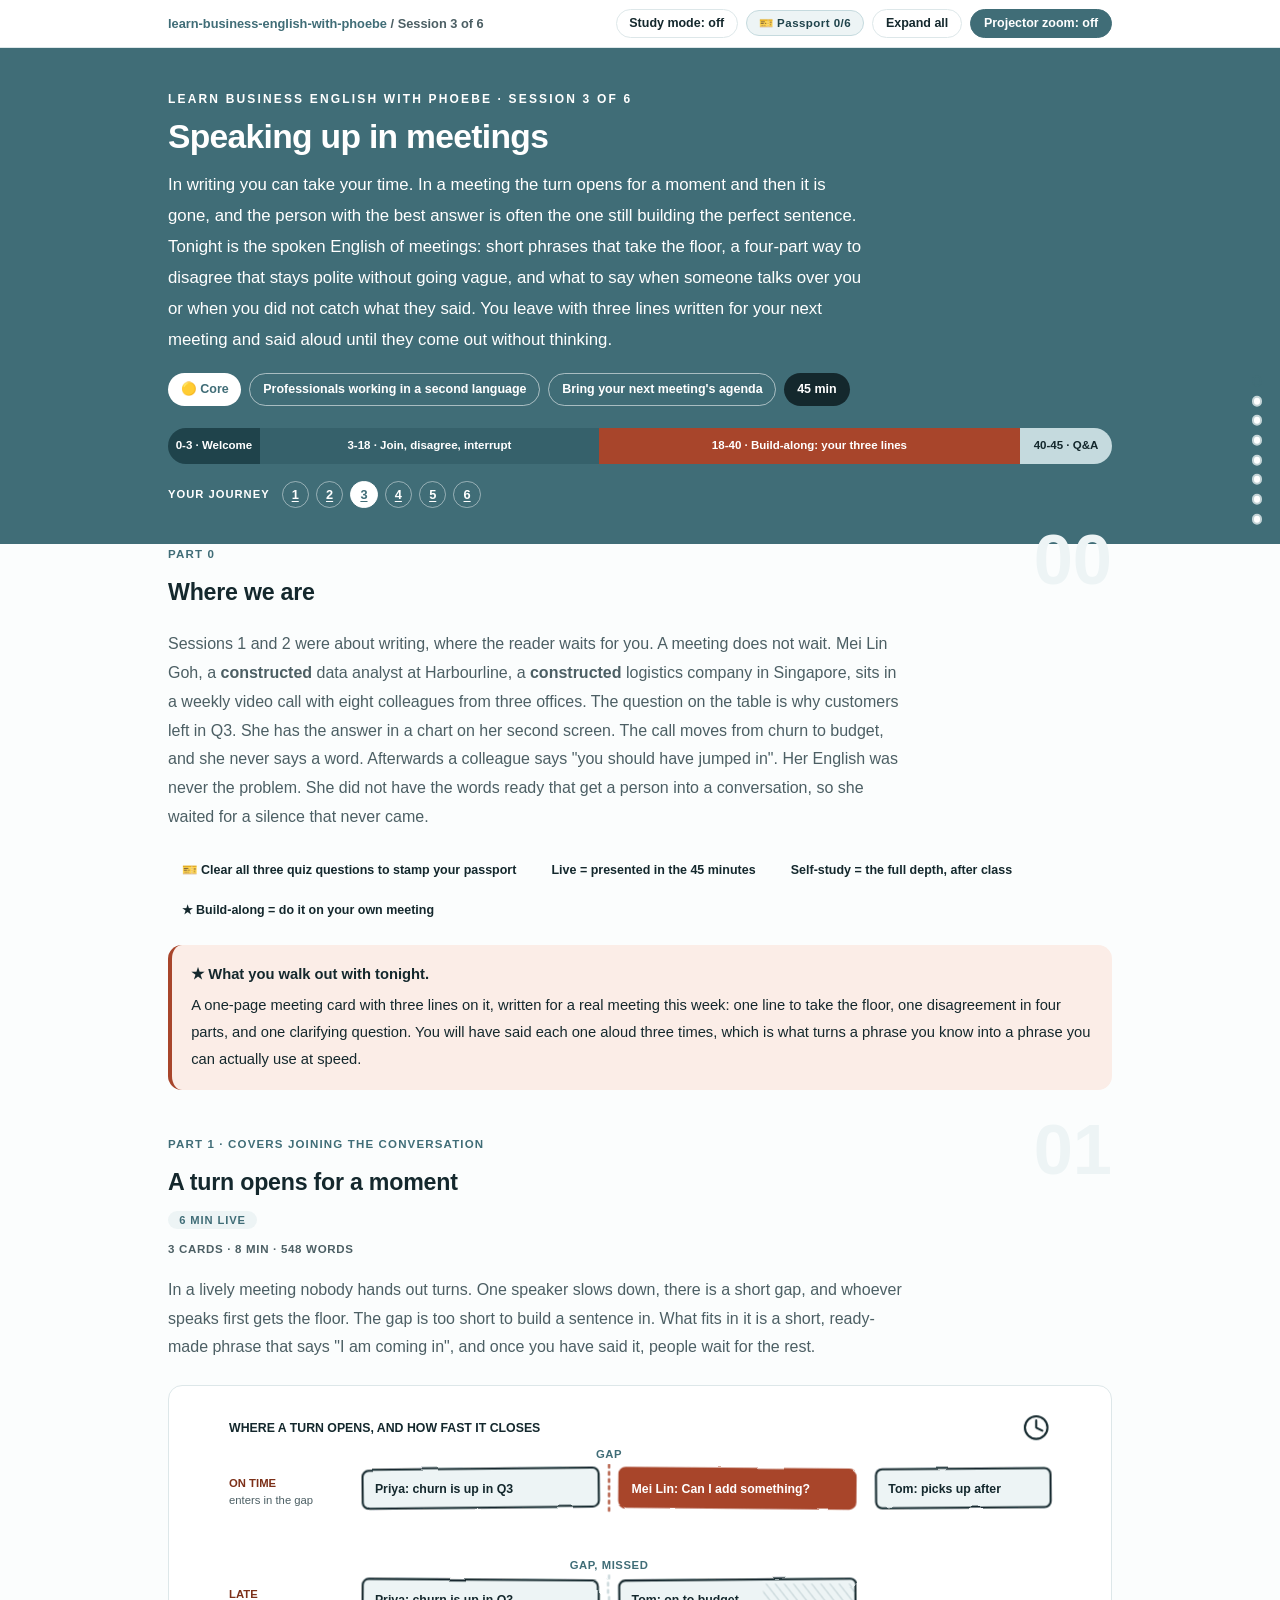
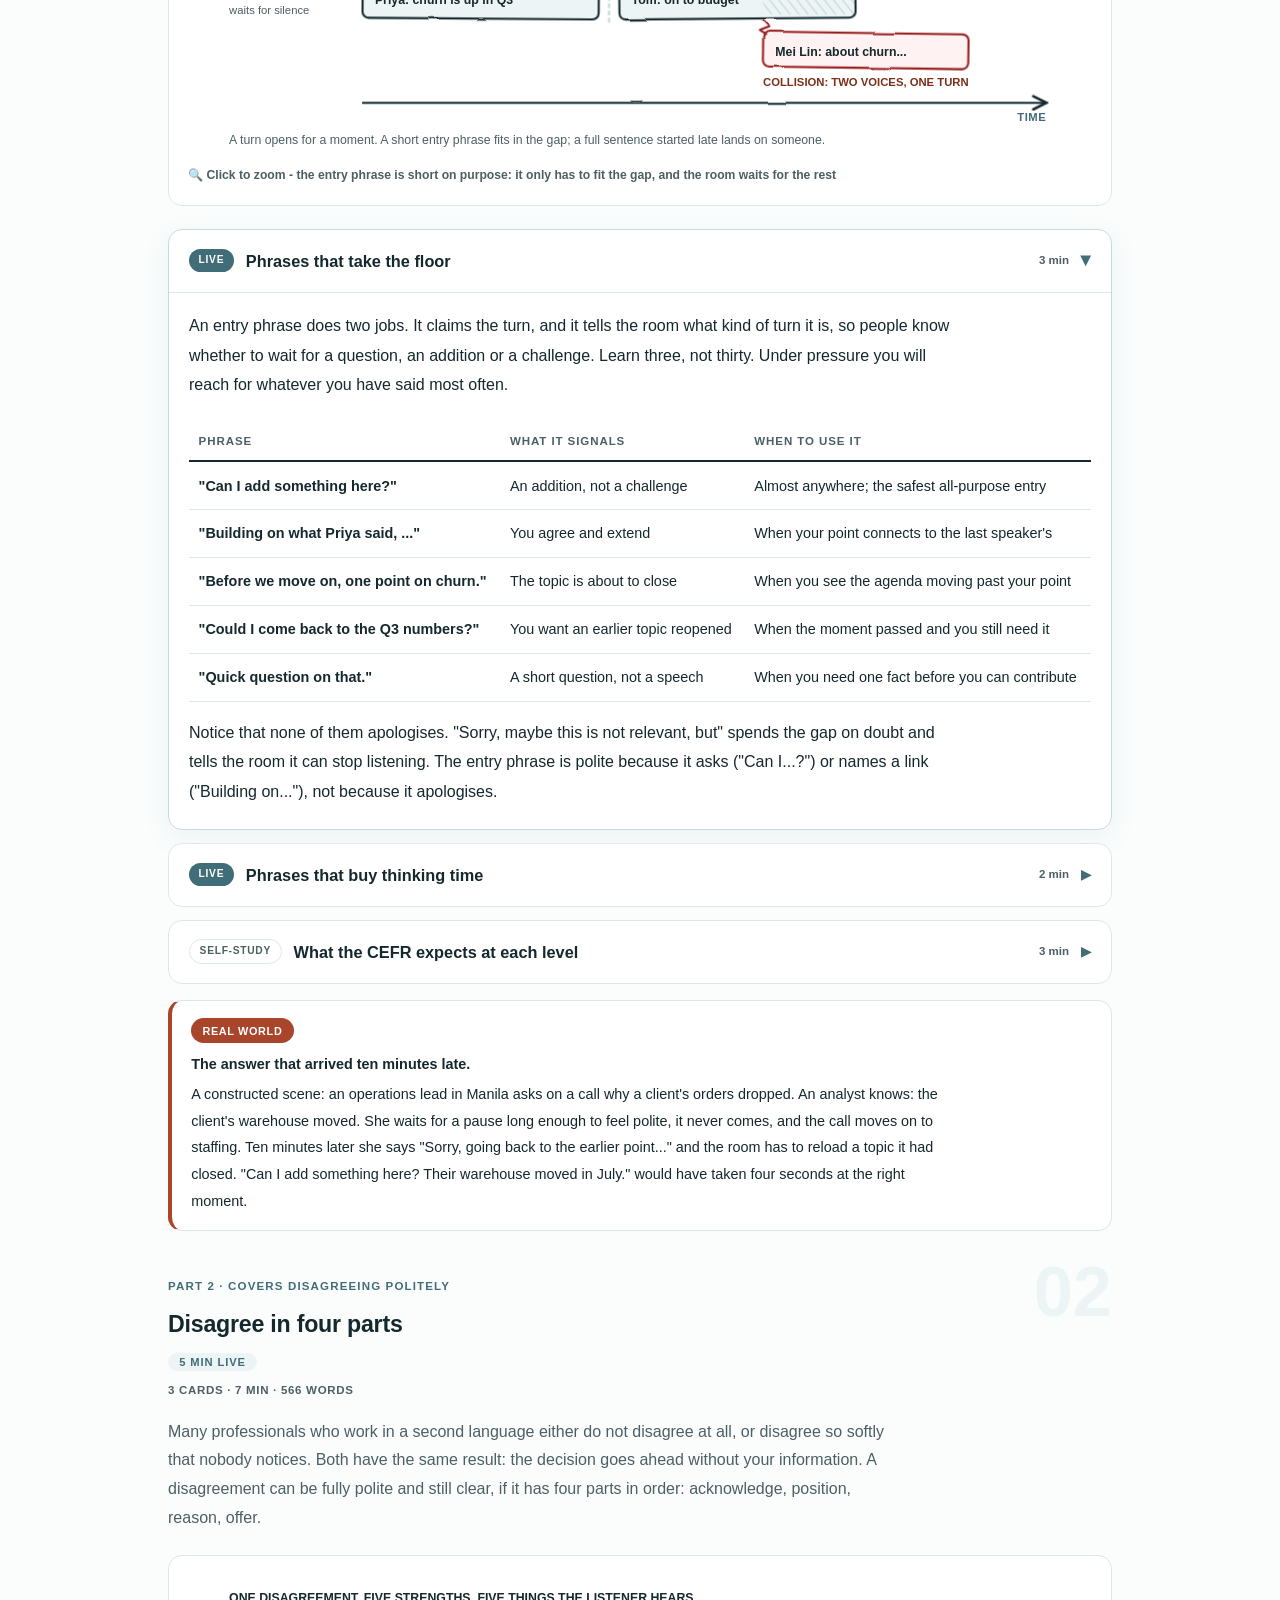
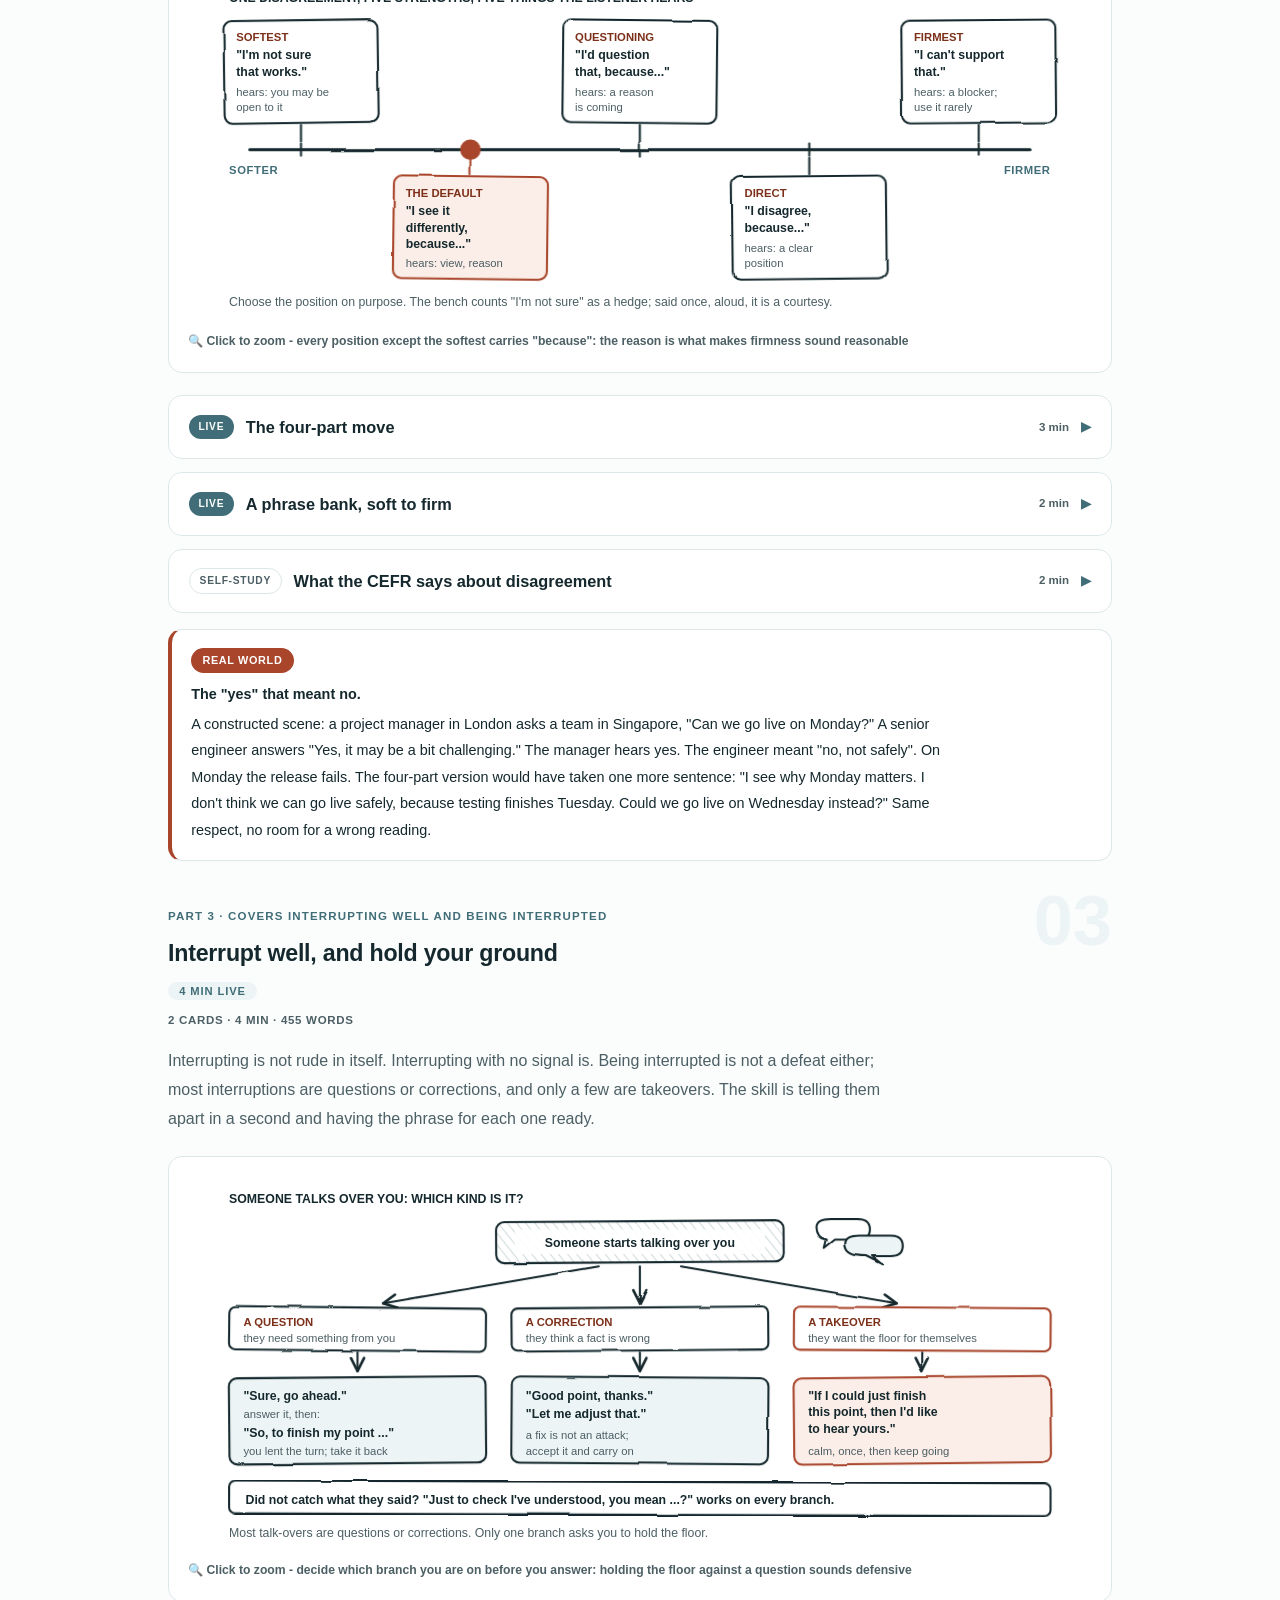
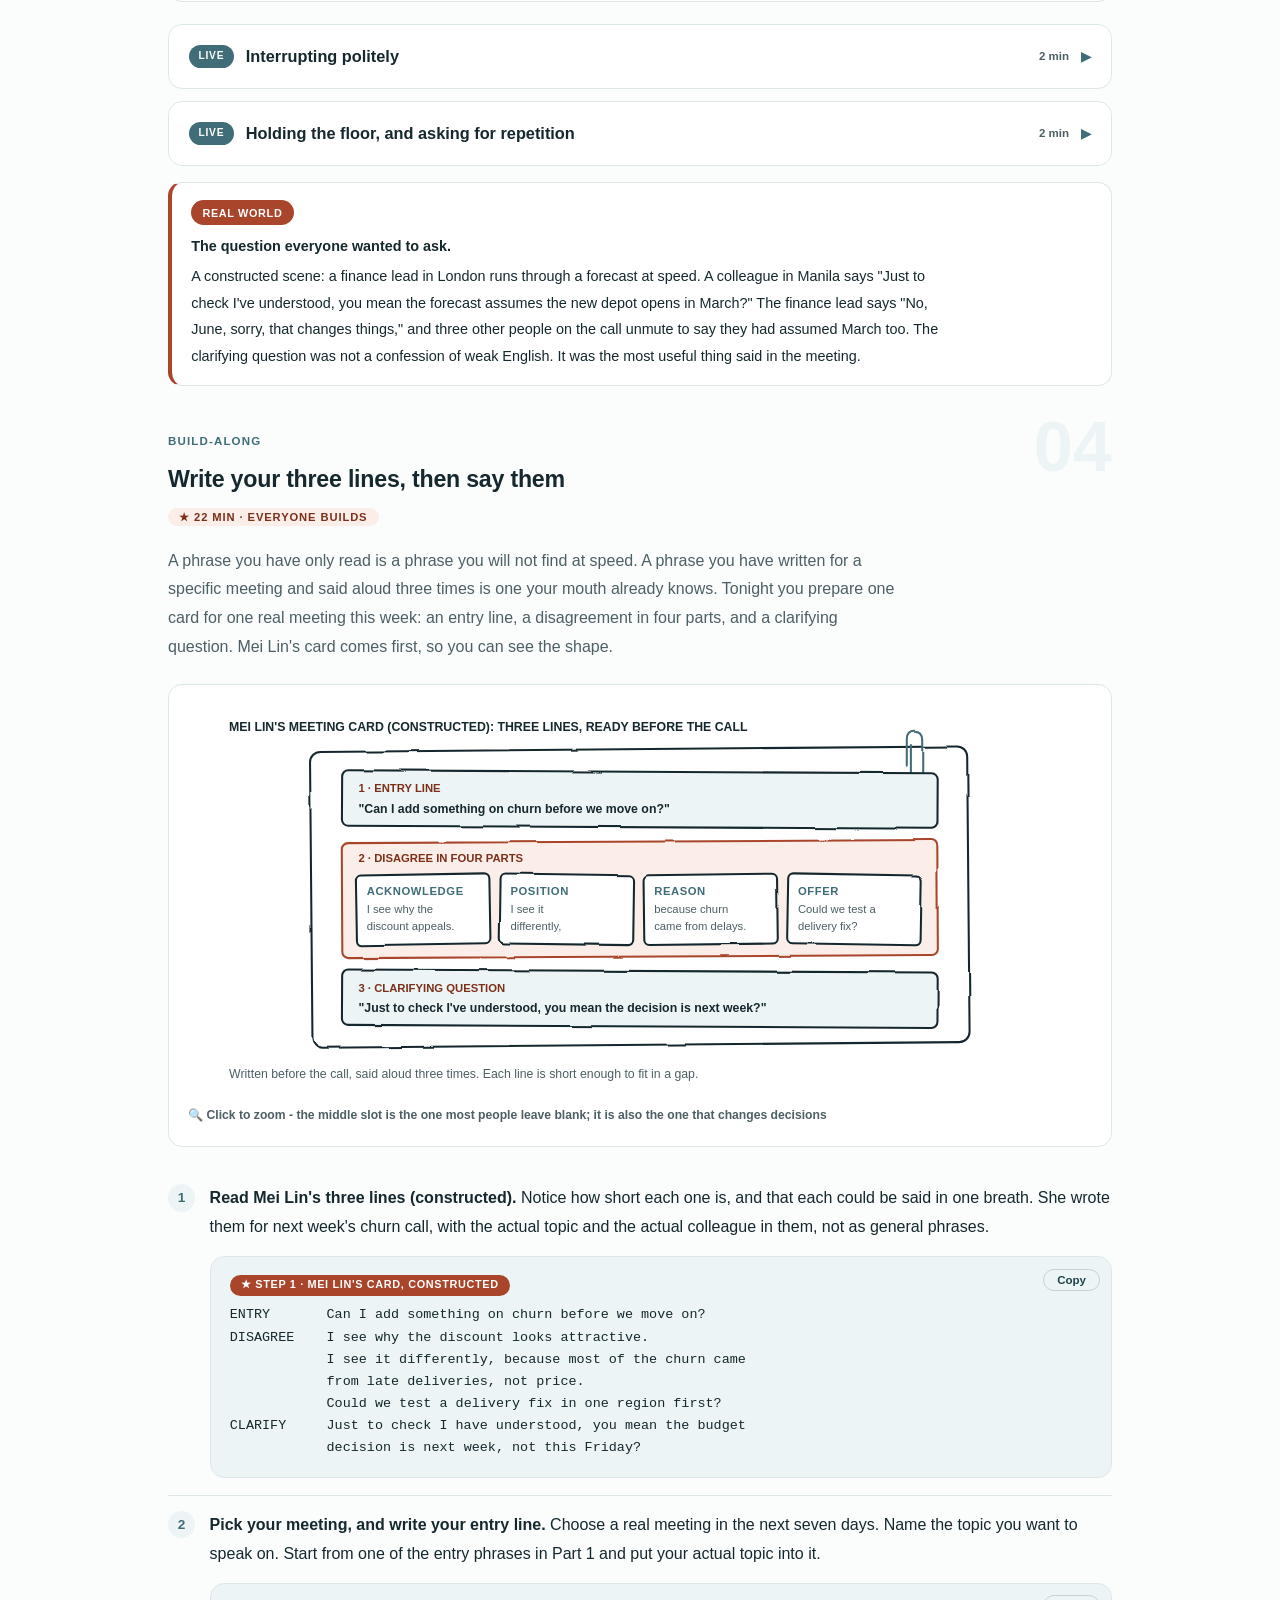
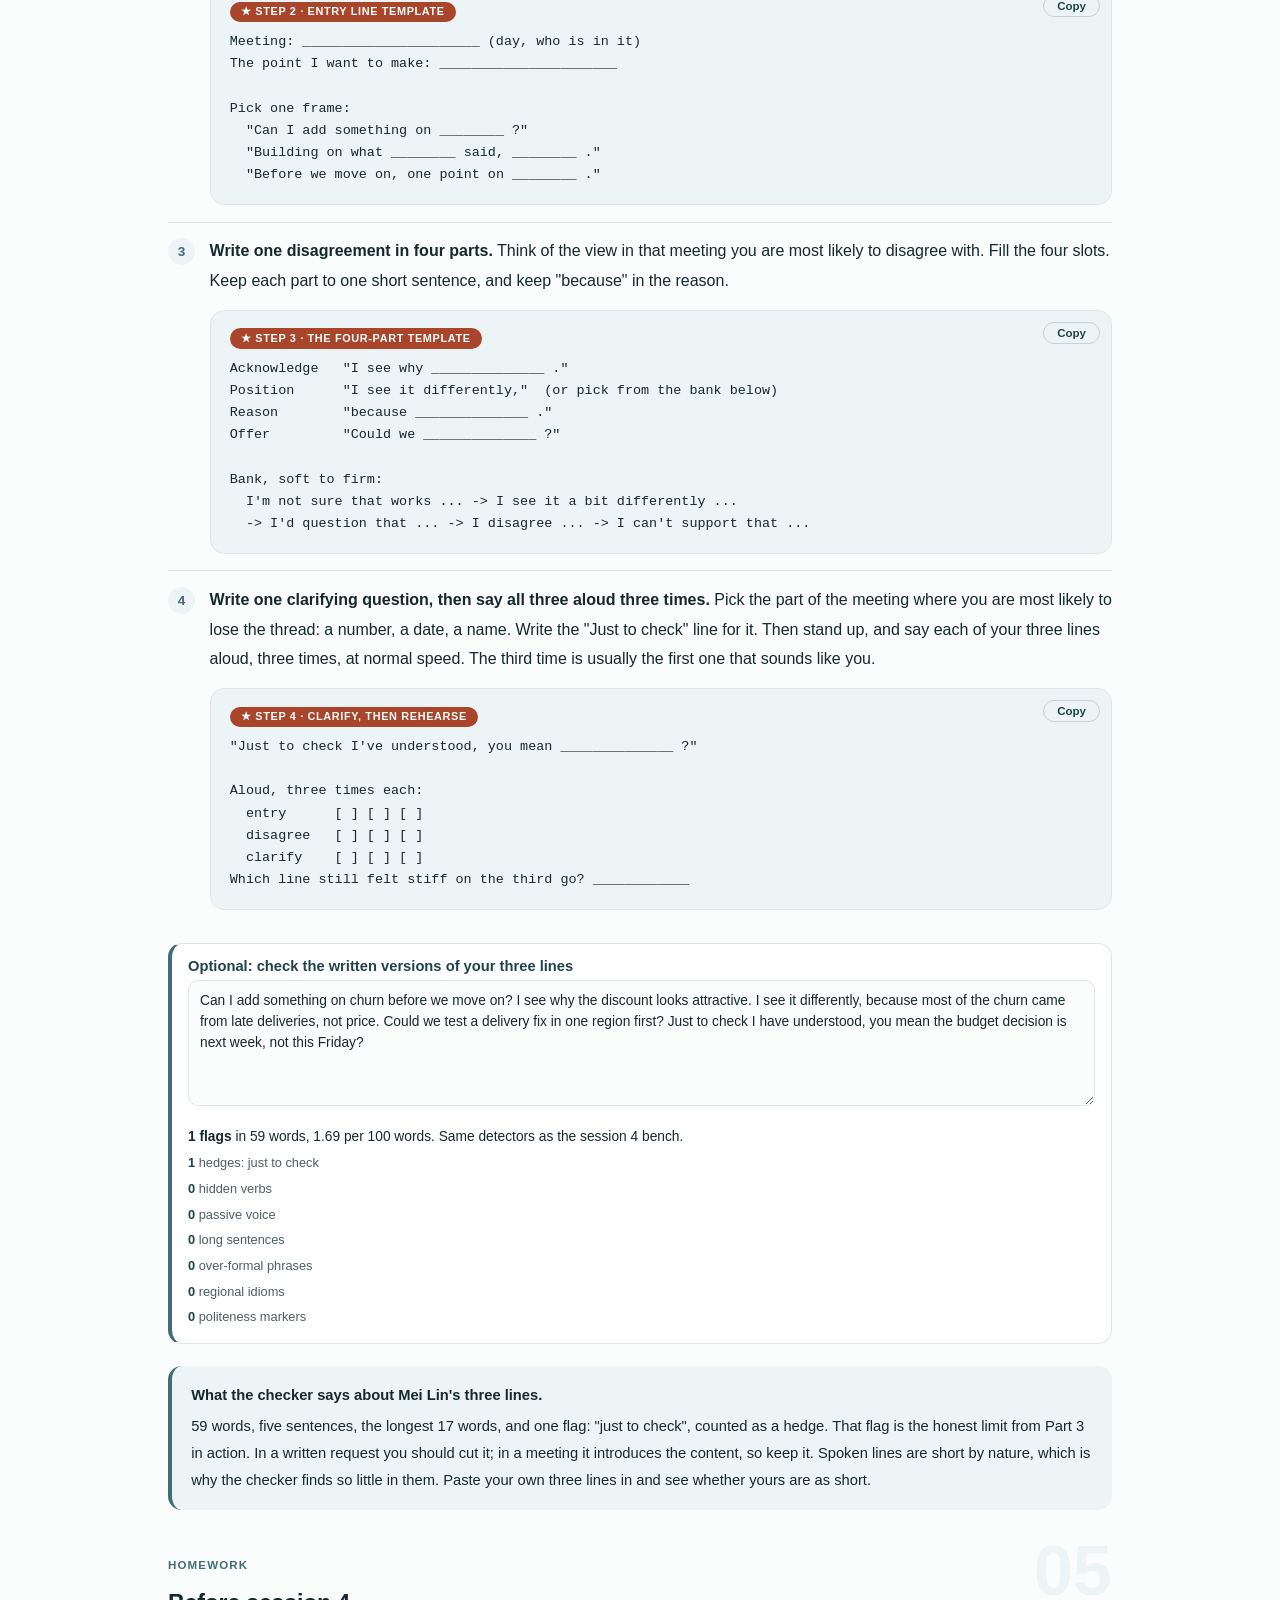
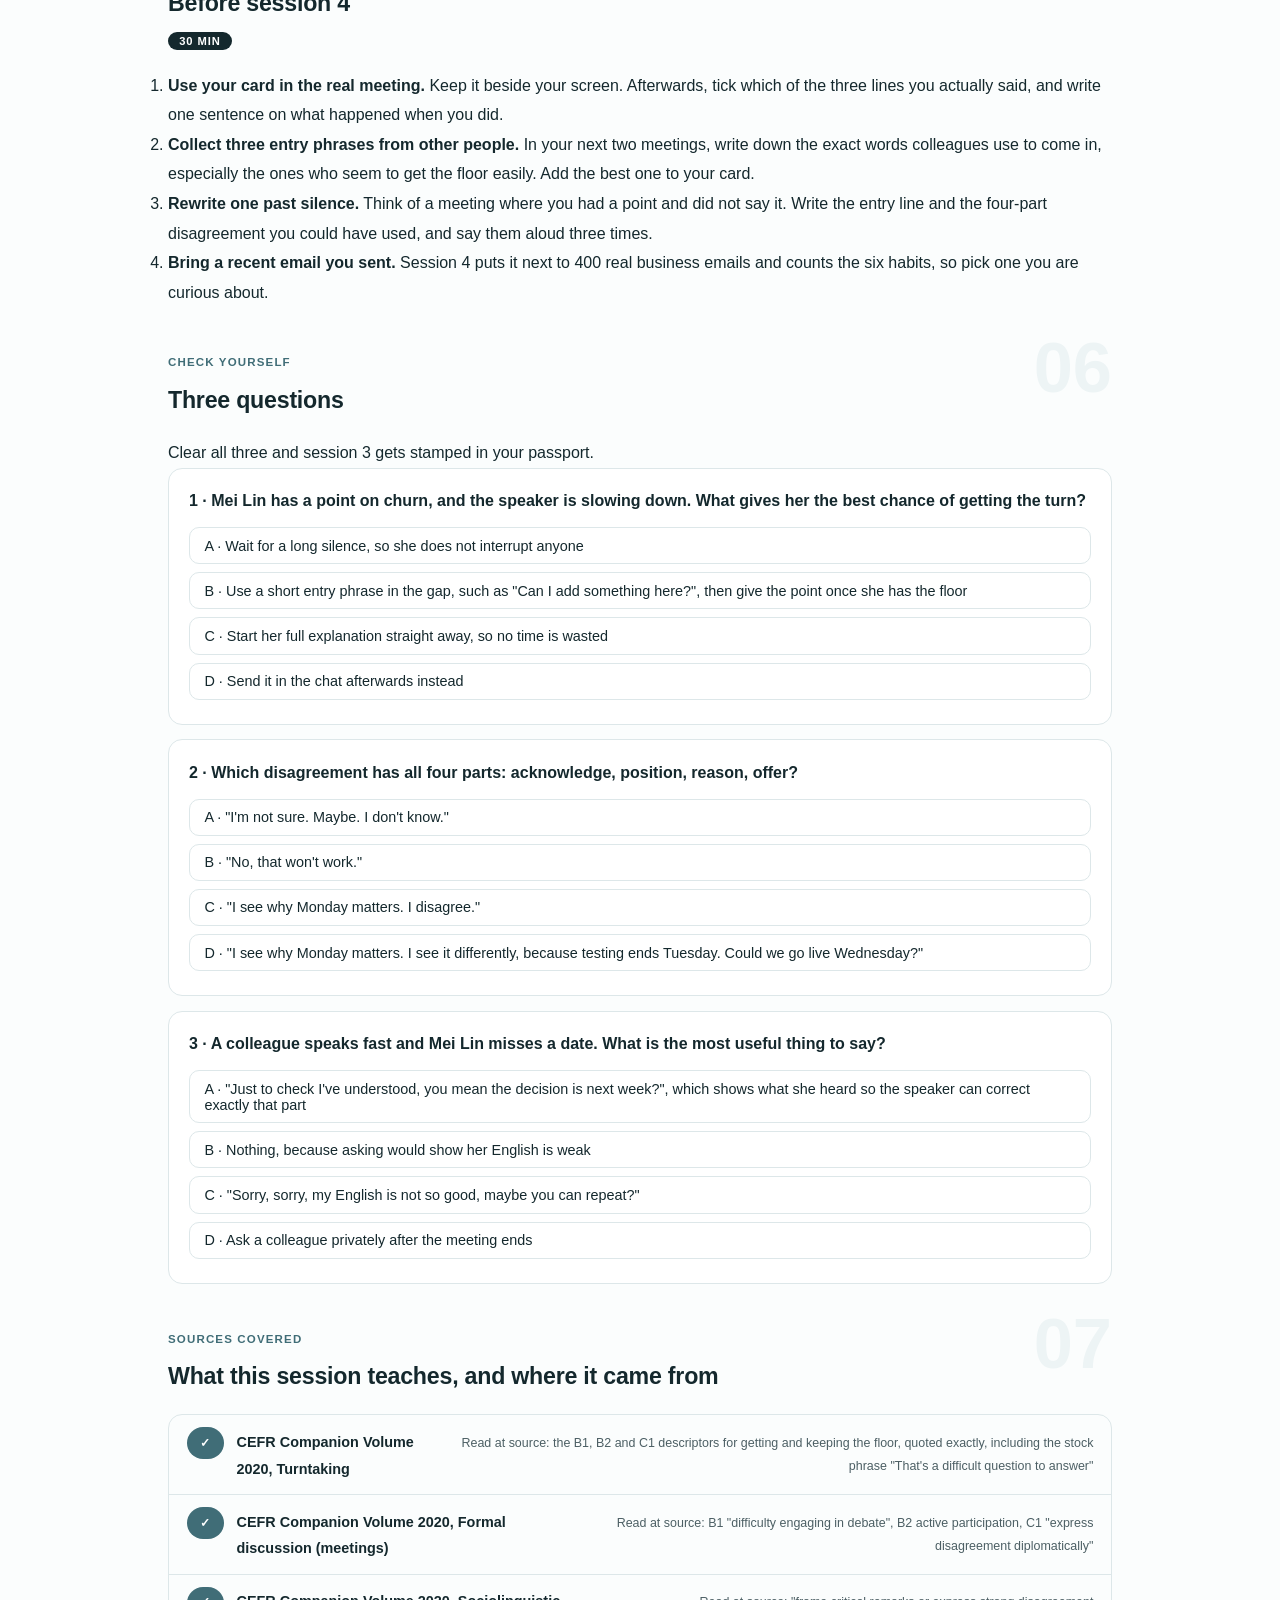
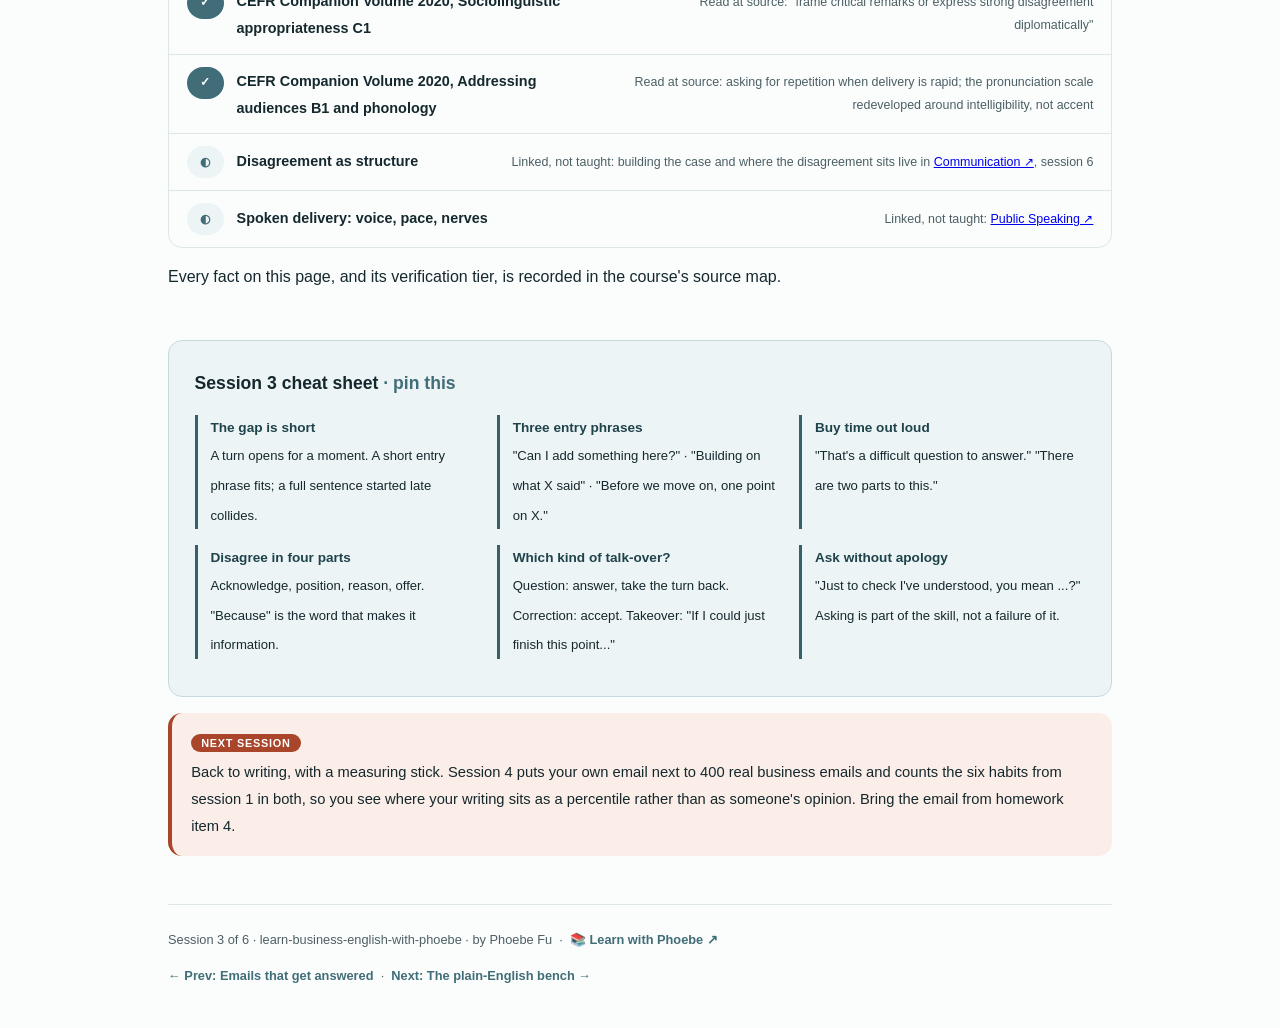
<file: courses/03-speaking-up-in-meetings.html>
<!DOCTYPE html>
<html lang="en">
<head>
<meta charset="UTF-8">
<meta name="viewport" content="width=device-width, initial-scale=1.0">
<!-- social:start -->
<meta name="description" content="Session 3 of 6. The English of getting a turn in a meeting: phrases that take the floor, a four-part way to disagree politely, and how to interrupt, hold the floor and ask for repetition without apology. For professionals who work in English as a second or third language.">
<meta property="og:type" content="article">
<meta property="og:site_name" content="Learn with Phoebe">
<meta property="og:title" content="Speaking up in meetings - learn business english with phoebe">
<meta property="og:description" content="Session 3 of 6. You had the answer and never got a turn. Three prepared lines, an entry, a disagreement and a clarifying question, change that more than better grammar does.">
<meta property="og:url" content="https://phoebefu6.github.io/learn-business-english-with-phoebe/courses/03-speaking-up-in-meetings.html">
<meta property="og:image" content="https://phoebefu6.github.io/learn-business-english-with-phoebe/assets/og-cover.png">
<meta property="og:image:width" content="1200">
<meta property="og:image:height" content="630">
<meta name="twitter:card" content="summary_large_image">
<meta name="twitter:title" content="Speaking up in meetings - learn business english with phoebe">
<meta name="twitter:description" content="Session 3 of 6. Take the floor, disagree politely, and ask for repetition without apology.">
<meta name="twitter:image" content="https://phoebefu6.github.io/learn-business-english-with-phoebe/assets/og-cover.png">
<!-- social:end -->
<title>Session 3 · Speaking up in meetings - learn business english with phoebe</title>
<link rel="stylesheet" href="../assets/style.css?v=21">
</head>
<body>

<div class="toolbar">
  <div class="wrap">
    <span class="crumb"><a href="../index.html">learn-business-english-with-phoebe</a> / Session 3 of 6</span>
    <button class="btn" id="toggle-all" type="button">Expand all</button>
    <button class="btn primary" id="zoom-toggle" type="button">Projector zoom: off</button>
  </div>
</div>

<header class="masthead">
  <div class="wrap">
    <div class="eyebrow">Learn Business English with Phoebe · Session 3 of 6</div>
    <h1>Speaking up in <span class="accent">meetings</span></h1>
    <p class="sub">In writing you can take your time. In a meeting the turn opens for a moment and then it is gone, and the person with the best answer is often the one still building the perfect sentence. Tonight is the spoken English of meetings: short phrases that take the floor, a four-part way to disagree that stays polite without going vague, and what to say when someone talks over you or when you did not catch what they said. You leave with three lines written for your next meeting and said aloud until they come out without thinking.</p>
    <div class="chip-row">
      <span class="chip level">🟡 Core</span>
      <span class="chip audience">Professionals working in a second language</span>
      <span class="chip audience">Bring your next meeting's agenda</span>
      <span class="chip time">45 min</span>
    </div>
    <div class="agenda">
      <span class="a1" style="flex:1">0-3 · Welcome</span>
      <span class="a2" style="flex:4">3-18 · Join, disagree, interrupt</span>
      <span class="a3" style="flex:5">18-40 · Build-along: your three lines</span>
      <span class="a4" style="flex:1">40-45 · Q&amp;A</span>
    </div>
  </div>
</header>

<main class="wrap">

  <section class="section" id="intro">
    <div class="section-kicker">
      <span class="klabel">Part 0</span>
      <h2>Where we are</h2>
    </div>
    <p class="lede">Sessions 1 and 2 were about writing, where the reader waits for you. A meeting does not wait. Mei Lin Goh, a <strong>constructed</strong> data analyst at Harbourline, a <strong>constructed</strong> logistics company in Singapore, sits in a weekly video call with eight colleagues from three offices. The question on the table is why customers left in Q3. She has the answer in a chart on her second screen. The call moves from churn to budget, and she never says a word. Afterwards a colleague says "you should have jumped in". Her English was never the problem. She did not have the words ready that get a person into a conversation, so she waited for a silence that never came.</p>

    <div class="legend">
      <span class="pill">🎫 Clear all three quiz questions to stamp your passport</span>
      <span class="pill">Live = presented in the 45 minutes</span>
      <span class="pill">Self-study = the full depth, after class</span>
      <span class="pill">★ Build-along = do it on your own meeting</span>
    </div>

    <div class="callout win">
      <p><strong>★ What you walk out with tonight.</strong> A one-page meeting card with three lines on it, written for a real meeting this week: one line to take the floor, one disagreement in four parts, and one clarifying question. You will have said each one aloud three times, which is what turns a phrase you know into a phrase you can actually use at speed.</p>
    </div>
  </section>

  <section class="section" id="part-1">
    <div class="section-kicker">
      <span class="klabel">Part 1 · covers joining the conversation</span>
      <h2>A turn opens for a moment</h2>
      <span class="tag concept">6 min live</span>
    </div>
    <p class="lede">In a lively meeting nobody hands out turns. One speaker slows down, there is a short gap, and whoever speaks first gets the floor. The gap is too short to build a sentence in. What fits in it is a short, ready-made phrase that says "I am coming in", and once you have said it, people wait for the rest.</p>

    <figure class="zoomable">
      <svg viewBox="0 0 880 340" xmlns="http://www.w3.org/2000/svg" role="img" aria-label="Two rows of a meeting drawn on a timeline. On time: Priya talks about churn being up in Q3, there is a short gap, Mei Lin takes it with can I add something, and Tom picks up after her. Late: Priya talks, the gap passes in silence, Tom starts on budget, and Mei Lin's sentence about churn starts in the middle of Tom's turn, so two voices collide on one turn.">
        <defs>
          <filter id="s3aSk" x="-3%" y="-3%" width="106%" height="106%"><feTurbulence type="fractalNoise" baseFrequency="0.02" numOctaves="2" seed="53" result="n"/><feDisplacementMap in="SourceGraphic" in2="n" scale="2.4" xChannelSelector="R" yChannelSelector="G"/></filter>
          <pattern id="s3aHc" patternUnits="userSpaceOnUse" width="7" height="7" patternTransform="rotate(-38)"><line x1="0" y1="0" x2="0" y2="7" stroke="#406D77" stroke-width="1" opacity=".5"/></pattern>
          <marker id="s3aAr" viewBox="0 0 10 10" refX="9" refY="5" markerWidth="8" markerHeight="8" orient="auto"><path d="M1 1 L9 5 L1 9" fill="none" stroke="#14282D" stroke-width="1.6" stroke-linecap="round"/></marker>
        </defs>
        <style>
          .s3aH { font: 800 12px Inter, sans-serif; fill: #14282D; }
          .s3aL { font: 600 12px Inter, sans-serif; fill: #14282D; }
          .s3aS { font: 400 11px Inter, sans-serif; fill: #4C5F64; }
          .s3aB { font: 800 11px Inter, sans-serif; fill: #7C3019; }
          .s3aW { font: 800 12px Inter, sans-serif; fill: #FFFFFF; }
          .s3aA { font: 700 11px Inter, sans-serif; fill: #406D77; letter-spacing: .05em; }
          .s3aN { font: 400 12px Inter, sans-serif; fill: #4C5F64; }
        </style>

        <text class="s3aH" x="40" y="26">WHERE A TURN OPENS, AND HOW FAST IT CLOSES</text>

        <g filter="url(#s3aSk)" fill="none" stroke="#14282D" stroke-width="2" stroke-linecap="round" stroke-linejoin="round">
          <circle cx="826" cy="22" r="11" fill="#FFFFFF"/>
          <path d="M826 22 L826 15 M826 22 L832 25"/>
          <rect x="170" y="62" width="230" height="38" rx="6" transform="rotate(-0.6 285 81)" fill="#EDF4F5"/>
          <rect x="420" y="62" width="230" height="38" rx="6" transform="rotate(0.5 535 81)" fill="#A8452B" stroke="#A8452B"/>
          <rect x="670" y="62" width="170" height="38" rx="6" transform="rotate(-0.4 755 81)" fill="#EDF4F5"/>
          <path d="M410 58 L410 104" stroke="#A8452B" stroke-dasharray="3 4"/>
          <rect x="170" y="170" width="230" height="38" rx="6" transform="rotate(0.4 285 189)" fill="#EDF4F5"/>
          <path d="M410 166 L410 212" stroke="#C3D3D6" stroke-dasharray="3 4"/>
          <rect x="420" y="170" width="230" height="38" rx="6" transform="rotate(-0.5 535 189)" fill="#EDF4F5"/>
          <rect x="560" y="174" width="90" height="30" fill="url(#s3aHc)" stroke="none"/>
          <rect x="560" y="222" width="200" height="34" rx="6" transform="rotate(0.8 660 239)" fill="#FEF2F2" stroke="#991B1B"/>
          <path d="M560 210 L566 216 L556 220 L562 224" stroke="#991B1B"/>
          <path d="M170 290 L836 290" marker-end="url(#s3aAr)"/>
        </g>

        <text class="s3aB" x="40" y="80">ON TIME</text>
        <text class="s3aS" x="40" y="96">enters in the gap</text>
        <text class="s3aA" x="410" y="52" text-anchor="middle">GAP</text>
        <text class="s3aL" x="182" y="86">Priya: churn is up in Q3</text>
        <text class="s3aW" x="432" y="86">Mei Lin: Can I add something?</text>
        <text class="s3aL" x="682" y="86">Tom: picks up after</text>

        <text class="s3aB" x="40" y="188">LATE</text>
        <text class="s3aS" x="40" y="204">waits for silence</text>
        <text class="s3aA" x="410" y="160" text-anchor="middle">GAP, MISSED</text>
        <text class="s3aL" x="182" y="194">Priya: churn is up in Q3</text>
        <text class="s3aL" x="432" y="194">Tom: on to budget</text>
        <text class="s3aL" x="572" y="244">Mei Lin: about churn...</text>
        <text class="s3aB" x="560" y="274">COLLISION: TWO VOICES, ONE TURN</text>

        <text class="s3aA" x="836" y="308" text-anchor="end">TIME</text>
        <text class="s3aN" x="40" y="330">A turn opens for a moment. A short entry phrase fits in the gap; a full sentence started late lands on someone.</text>
      </svg>
      <figcaption>🔍 Click to zoom - the entry phrase is short on purpose: it only has to fit the gap, and the room waits for the rest</figcaption>
    </figure>

    <details class="card" open>
      <summary><span class="mode live">Live</span>Phrases that take the floor<span class="mini">3 min</span><span class="caret">▶</span></summary>
      <div class="body">
        <p>An entry phrase does two jobs. It claims the turn, and it tells the room what kind of turn it is, so people know whether to wait for a question, an addition or a challenge. Learn three, not thirty. Under pressure you will reach for whatever you have said most often.</p>
        <table class="clean">
          <tr><th>Phrase</th><th>What it signals</th><th>When to use it</th></tr>
          <tr><td>"Can I add something here?"</td><td>An addition, not a challenge</td><td>Almost anywhere; the safest all-purpose entry</td></tr>
          <tr><td>"Building on what Priya said, ..."</td><td>You agree and extend</td><td>When your point connects to the last speaker's</td></tr>
          <tr><td>"Before we move on, one point on churn."</td><td>The topic is about to close</td><td>When you see the agenda moving past your point</td></tr>
          <tr><td>"Could I come back to the Q3 numbers?"</td><td>You want an earlier topic reopened</td><td>When the moment passed and you still need it</td></tr>
          <tr><td>"Quick question on that."</td><td>A short question, not a speech</td><td>When you need one fact before you can contribute</td></tr>
        </table>
        <p>Notice that none of them apologises. "Sorry, maybe this is not relevant, but" spends the gap on doubt and tells the room it can stop listening. The entry phrase is polite because it asks ("Can I...?") or names a link ("Building on..."), not because it apologises.</p>
      </div>
    </details>

    <details class="card">
      <summary><span class="mode live">Live</span>Phrases that buy thinking time<span class="mini">2 min</span><span class="caret">▶</span></summary>
      <div class="body">
        <p>Getting the floor is half of it. The other half is keeping it while your brain catches up with your mouth. Fluent speakers do this all the time, with short stock phrases that fill the space without sounding lost:</p>
        <div class="prompt-box good"><span class="label">★ Time-buyers, said calmly</span>"That's a difficult question to answer. Let me think about it for a second."
"Good question. The short answer is ..."
"Let me put it another way."
"There are two parts to this. The first is ..."
"Where was I? Yes, the delivery numbers."</div>
        <p>"There are two parts to this" is the most useful of these. It buys time, it tells the listener how long you will talk, and it gives your answer a shape before you have found the words.</p>
      </div>
    </details>

    <details class="card">
      <summary><span class="mode self">Self-study</span>What the CEFR expects at each level<span class="mini">3 min</span><span class="caret">▶</span></summary>
      <div class="body">
        <p>The Council of Europe's framework for languages (the CEFR Companion Volume, 2020) has a scale just for turntaking, and its three middle levels describe exactly the progression in this Part:</p>
        <ul>
          <li><strong>B1:</strong> "Can intervene in a discussion on a familiar topic, using a suitable phrase to get the floor".</li>
          <li><strong>B2:</strong> "Can use stock phrases (e.g. 'That's a difficult question to answer') to gain time and keep the turn".</li>
          <li><strong>C1:</strong> "Can select a suitable phrase from a readily available range of discourse functions to preface their remarks appropriately in order to get the floor".</li>
        </ul>
        <p>Two things stand out. First, every level is about phrases: the framework treats getting the floor as a matter of having the right short expression ready, which is good news, because phrases can be prepared. Second, the step from B1 to C1 is range and fit, not accent. A C1 speaker has several entry phrases and picks the one that matches the moment.</p>
        <p>On accent, the same framework is explicit. It redeveloped its pronunciation scale around intelligibility and says that "the focus on accent and on accuracy instead of on intelligibility has been detrimental to the development of the teaching of pronunciation." The target in a meeting is to be understood the first time, not to sound like someone from somewhere else. How you use your voice, pace and pauses in front of a room is taught in <a href="https://phoebefu6.github.io/learn-public-speaking-with-phoebe/">Public Speaking ↗</a>.</p>
      </div>
    </details>

    <div class="callout example">
      <span class="ex-pill">Real world</span>
      <p><strong>The answer that arrived ten minutes late.</strong> A constructed scene: an operations lead in Manila asks on a call why a client's orders dropped. An analyst knows: the client's warehouse moved. She waits for a pause long enough to feel polite, it never comes, and the call moves on to staffing. Ten minutes later she says "Sorry, going back to the earlier point..." and the room has to reload a topic it had closed. "Can I add something here? Their warehouse moved in July." would have taken four seconds at the right moment.</p>
    </div>
  </section>

  <section class="section" id="part-2">
    <div class="section-kicker">
      <span class="klabel">Part 2 · covers disagreeing politely</span>
      <h2>Disagree in four parts</h2>
      <span class="tag concept">5 min live</span>
    </div>
    <p class="lede">Many professionals who work in a second language either do not disagree at all, or disagree so softly that nobody notices. Both have the same result: the decision goes ahead without your information. A disagreement can be fully polite and still clear, if it has four parts in order: acknowledge, position, reason, offer.</p>

    <figure class="zoomable">
      <svg viewBox="0 0 880 336" xmlns="http://www.w3.org/2000/svg" role="img" aria-label="A rail from softer to firmer with five disagreement phrases placed along it and what the listener hears for each. Softest: I'm not sure that works, heard as you may be open to it. The default, marked: I see it differently, because, heard as a view plus a reason. Questioning: I'd question that, because, heard as a reason is coming. Direct: I disagree, because, heard as a clear position. Firmest: I can't support that, heard as a blocker, used rarely.">
        <defs>
          <filter id="s3bSk" x="-3%" y="-3%" width="106%" height="106%"><feTurbulence type="fractalNoise" baseFrequency="0.02" numOctaves="2" seed="67" result="n"/><feDisplacementMap in="SourceGraphic" in2="n" scale="2.4" xChannelSelector="R" yChannelSelector="G"/></filter>
          <pattern id="s3bHc" patternUnits="userSpaceOnUse" width="7" height="7" patternTransform="rotate(-38)"><line x1="0" y1="0" x2="0" y2="7" stroke="#406D77" stroke-width="1" opacity=".5"/></pattern>
          <marker id="s3bAr" viewBox="0 0 10 10" refX="9" refY="5" markerWidth="8" markerHeight="8" orient="auto"><path d="M1 1 L9 5 L1 9" fill="none" stroke="#14282D" stroke-width="1.6" stroke-linecap="round"/></marker>
        </defs>
        <style>
          .s3bH { font: 800 12px Inter, sans-serif; fill: #14282D; }
          .s3bL { font: 600 12px Inter, sans-serif; fill: #14282D; }
          .s3bS { font: 400 11px Inter, sans-serif; fill: #4C5F64; }
          .s3bB { font: 800 11px Inter, sans-serif; fill: #7C3019; }
          .s3bA { font: 700 11px Inter, sans-serif; fill: #406D77; letter-spacing: .05em; }
          .s3bN { font: 400 12px Inter, sans-serif; fill: #4C5F64; }
        </style>

        <text class="s3bH" x="40" y="26">ONE DISAGREEMENT, FIVE STRENGTHS, FIVE THINGS THE LISTENER HEARS</text>

        <g filter="url(#s3bSk)" fill="none" stroke="#14282D" stroke-width="2" stroke-linecap="round" stroke-linejoin="round">
          <rect x="35" y="44" width="150" height="100" rx="8" transform="rotate(-0.8 110 94)" fill="#FFFFFF"/>
          <rect x="365" y="44" width="150" height="100" rx="8" transform="rotate(0.6 440 94)" fill="#FFFFFF"/>
          <rect x="695" y="44" width="150" height="100" rx="8" transform="rotate(-0.5 770 94)" fill="#FFFFFF"/>
          <rect x="200" y="196" width="150" height="100" rx="8" transform="rotate(0.7 275 246)" fill="#FBEDE7" stroke="#A8452B"/>
          <rect x="530" y="196" width="150" height="100" rx="8" transform="rotate(-0.6 605 246)" fill="#FFFFFF"/>
          <path d="M60 170 L820 170" stroke-width="3"/>
          <path d="M110 146 L110 162 M440 146 L440 162 M770 146 L770 162 M605 178 L605 194"/>
          <path d="M275 178 L275 194" stroke="#A8452B"/>
          <path d="M110 164 L110 176 M440 164 L440 176 M770 164 L770 176 M605 164 L605 176"/>
          <circle cx="275" cy="170" r="9" fill="#A8452B" stroke="#A8452B"/>
        </g>

        <text class="s3bB" x="47" y="64">SOFTEST</text>
        <text class="s3bL" x="47" y="82">"I'm not sure</text>
        <text class="s3bL" x="47" y="98">that works."</text>
        <text class="s3bS" x="47" y="118">hears: you may be</text>
        <text class="s3bS" x="47" y="132">open to it</text>

        <text class="s3bB" x="377" y="64">QUESTIONING</text>
        <text class="s3bL" x="377" y="82">"I'd question</text>
        <text class="s3bL" x="377" y="98">that, because..."</text>
        <text class="s3bS" x="377" y="118">hears: a reason</text>
        <text class="s3bS" x="377" y="132">is coming</text>

        <text class="s3bB" x="707" y="64">FIRMEST</text>
        <text class="s3bL" x="707" y="82">"I can't support</text>
        <text class="s3bL" x="707" y="98">that."</text>
        <text class="s3bS" x="707" y="118">hears: a blocker;</text>
        <text class="s3bS" x="707" y="132">use it rarely</text>

        <text class="s3bB" x="212" y="216">THE DEFAULT</text>
        <text class="s3bL" x="212" y="234">"I see it</text>
        <text class="s3bL" x="212" y="250">differently,</text>
        <text class="s3bL" x="212" y="266">because..."</text>
        <text class="s3bS" x="212" y="284">hears: view, reason</text>

        <text class="s3bB" x="542" y="216">DIRECT</text>
        <text class="s3bL" x="542" y="234">"I disagree,</text>
        <text class="s3bL" x="542" y="250">because..."</text>
        <text class="s3bS" x="542" y="270">hears: a clear</text>
        <text class="s3bS" x="542" y="284">position</text>

        <text class="s3bA" x="40" y="194">SOFTER</text>
        <text class="s3bA" x="840" y="194" text-anchor="end">FIRMER</text>

        <text class="s3bN" x="40" y="322">Choose the position on purpose. The bench counts "I'm not sure" as a hedge; said once, aloud, it is a courtesy.</text>
      </svg>
      <figcaption>🔍 Click to zoom - every position except the softest carries "because": the reason is what makes firmness sound reasonable</figcaption>
    </figure>

    <details class="card">
      <summary><span class="mode live">Live</span>The four-part move<span class="mini">3 min</span><span class="caret">▶</span></summary>
      <div class="body">
        <p>Each part has one job, and each has a short phrase that does it:</p>
        <table class="clean">
          <tr><th>Part</th><th>Job</th><th>Phrase</th></tr>
          <tr><td><strong>Acknowledge</strong></td><td>Show you heard the other view</td><td>"I see why the discount looks attractive."</td></tr>
          <tr><td><strong>Position</strong></td><td>Say plainly that you differ</td><td>"I see it differently."</td></tr>
          <tr><td><strong>Reason</strong></td><td>Give the one fact behind it</td><td>"because most of the Q3 churn came from late deliveries, not price."</td></tr>
          <tr><td><strong>Offer</strong></td><td>Give the room a next step</td><td>"Could we test a delivery fix in one region first?"</td></tr>
        </table>
        <p>Put together, Mei Lin's version (constructed) runs: "I see why the discount looks attractive. I see it differently, because most of the Q3 churn came from late deliveries, not price. Could we test a delivery fix in one region first?" Three sentences, none of them long, none of them rude. The acknowledgement is what makes the position safe to say; the offer is what stops it sounding like a block.</p>
        <p>Two language notes. "I see it differently" is softer than "I disagree" but just as clear, because nobody can mistake it for agreement. And "because" is the most important word in the move: a position without a reason sounds like a feeling, a position with one sounds like information.</p>
        <p>Where the disagreement goes in a longer argument, and how to build a case that changes a decision, is a question of structure, and it is taught in <a href="https://phoebefu6.github.io/learn-communication-with-phoebe/">Communication ↗</a>, session 6. Here the job is the sentence you say out loud.</p>
      </div>
    </details>

    <details class="card">
      <summary><span class="mode live">Live</span>A phrase bank, soft to firm<span class="mini">2 min</span><span class="caret">▶</span></summary>
      <div class="body">
        <p>Pick your default from the middle, and know one phrase on each side of it for when the stakes change.</p>
        <div class="prompt-box good"><span class="label">★ Soft to firm</span>soft     "I'm not sure that works for the northern region."
         "I wonder whether there's another way to look at it."
middle   "I see it a bit differently, because ..."
         "I'd question that, because ..."
firm     "I disagree, because ..."
         "I don't think that's right. The data shows ..."
firmest  "I can't support that, because ..."</div>
        <p><strong>An honest note about the softest line.</strong> The plain-English bench in session 4 counts "I'm not sure" as a hedge, and it is right to: in the 400 real business emails behind that bench, "I'm not sure" is one of the most frequent hedges, turning up 9 times. So why is it in a phrase bank? Because speech and a written request are different situations. One honest softener before a disagreement, said aloud, tells the room you are being careful with a colleague's idea, and your tone and the rest of the sentence carry the point. Six softeners stacked in front of a written request, as in Mei Lin's email in session 1, leave the reader guessing what is being asked. Use one, in speech, on purpose. Do not stack them, and do not let "I'm not sure" be the whole disagreement: follow it with "because".</p>
      </div>
    </details>

    <details class="card">
      <summary><span class="mode self">Self-study</span>What the CEFR says about disagreement<span class="mini">2 min</span><span class="caret">▶</span></summary>
      <div class="body">
        <p>The CEFR scale for formal discussion in meetings draws the line exactly where many second-language speakers get stuck. At B1 a speaker "Can put over a point of view clearly, but has difficulty engaging in debate". At B2 they "Can participate actively in routine and non-routine formal discussion". At C1 they "Can make critical remarks or express disagreement diplomatically."</p>
        <p>The sociolinguistic scale says something similar at C1: "Can frame critical remarks or express strong disagreement diplomatically." Notice the word in both: <em>diplomatically</em>, not <em>softly</em>. Diplomatic disagreement is still disagreement. The four-part move is one way to do it: the acknowledgement and the offer are the diplomacy, the position and the reason are the disagreement.</p>
      </div>
    </details>

    <div class="callout example">
      <span class="ex-pill">Real world</span>
      <p><strong>The "yes" that meant no.</strong> A constructed scene: a project manager in London asks a team in Singapore, "Can we go live on Monday?" A senior engineer answers "Yes, it may be a bit challenging." The manager hears yes. The engineer meant "no, not safely". On Monday the release fails. The four-part version would have taken one more sentence: "I see why Monday matters. I don't think we can go live safely, because testing finishes Tuesday. Could we go live on Wednesday instead?" Same respect, no room for a wrong reading.</p>
    </div>
  </section>

  <section class="section" id="part-3">
    <div class="section-kicker">
      <span class="klabel">Part 3 · covers interrupting well and being interrupted</span>
      <h2>Interrupt well, and hold your ground</h2>
      <span class="tag concept">4 min live</span>
    </div>
    <p class="lede">Interrupting is not rude in itself. Interrupting with no signal is. Being interrupted is not a defeat either; most interruptions are questions or corrections, and only a few are takeovers. The skill is telling them apart in a second and having the phrase for each one ready.</p>

    <figure class="zoomable">
      <svg viewBox="0 0 880 364" xmlns="http://www.w3.org/2000/svg" role="img" aria-label="A decision tree for the moment someone talks over you. The root asks what it is, with three branches. A question: say sure, go ahead, answer, then take the turn back with so, to finish my point. A correction: say good point, thanks, let me adjust that, and accept it. A takeover, marked: say if I could just finish this point, then I'd like to hear yours, calmly and once. Under all three, if you did not understand, ask just to check I've understood, you mean.">
        <defs>
          <filter id="s3cSk" x="-3%" y="-3%" width="106%" height="106%"><feTurbulence type="fractalNoise" baseFrequency="0.02" numOctaves="2" seed="79" result="n"/><feDisplacementMap in="SourceGraphic" in2="n" scale="2.4" xChannelSelector="R" yChannelSelector="G"/></filter>
          <pattern id="s3cHc" patternUnits="userSpaceOnUse" width="7" height="7" patternTransform="rotate(-38)"><line x1="0" y1="0" x2="0" y2="7" stroke="#406D77" stroke-width="1" opacity=".5"/></pattern>
          <marker id="s3cAr" viewBox="0 0 10 10" refX="9" refY="5" markerWidth="8" markerHeight="8" orient="auto"><path d="M1 1 L9 5 L1 9" fill="none" stroke="#14282D" stroke-width="1.6" stroke-linecap="round"/></marker>
        </defs>
        <style>
          .s3cH { font: 800 12px Inter, sans-serif; fill: #14282D; }
          .s3cL { font: 600 12px Inter, sans-serif; fill: #14282D; }
          .s3cS { font: 400 11px Inter, sans-serif; fill: #4C5F64; }
          .s3cB { font: 800 11px Inter, sans-serif; fill: #7C3019; }
          .s3cN { font: 400 12px Inter, sans-serif; fill: #4C5F64; }
        </style>

        <text class="s3cH" x="40" y="26">SOMEONE TALKS OVER YOU: WHICH KIND IS IT?</text>

        <g filter="url(#s3cSk)" fill="none" stroke="#14282D" stroke-width="2" stroke-linecap="round" stroke-linejoin="round">
          <rect x="300" y="44" width="280" height="40" rx="8" transform="rotate(-0.4 440 64)" fill="url(#s3cHc)"/>
          <path d="M612 50 Q612 42 626 42 L652 42 Q664 42 664 52 Q664 62 652 62 L630 62 L620 70 L622 62 Q612 60 612 50 Z" fill="#FFFFFF"/>
          <path d="M640 66 Q640 58 654 58 L684 58 Q696 58 696 68 Q696 78 684 78 L666 78 L676 86 L660 78 Q640 78 640 66 Z" fill="#EDF4F5"/>
          <path d="M400 88 L190 124" marker-end="url(#s3cAr)"/>
          <path d="M440 88 L440 124" marker-end="url(#s3cAr)"/>
          <path d="M480 88 L690 124" marker-end="url(#s3cAr)"/>
          <rect x="40" y="128" width="250" height="42" rx="6" transform="rotate(0.6 165 149)" fill="#FFFFFF"/>
          <rect x="315" y="128" width="250" height="42" rx="6" transform="rotate(-0.5 440 149)" fill="#FFFFFF"/>
          <rect x="590" y="128" width="250" height="42" rx="6" transform="rotate(0.4 715 149)" fill="#FFFFFF" stroke="#A8452B"/>
          <path d="M165 172 L165 190" marker-end="url(#s3cAr)"/>
          <path d="M440 172 L440 190" marker-end="url(#s3cAr)"/>
          <path d="M715 172 L715 190" marker-end="url(#s3cAr)"/>
          <rect x="40" y="196" width="250" height="84" rx="8" transform="rotate(-0.5 165 238)" fill="#EDF4F5"/>
          <rect x="315" y="196" width="250" height="84" rx="8" transform="rotate(0.4 440 238)" fill="#EDF4F5"/>
          <rect x="590" y="196" width="250" height="84" rx="8" transform="rotate(-0.6 715 238)" fill="#FBEDE7" stroke="#A8452B"/>
          <rect x="40" y="298" width="800" height="32" rx="6" transform="rotate(0.2 440 314)" fill="#FFFFFF"/>
        </g>

        <rect x="318" y="52" width="244" height="24" fill="#FFFFFF" opacity=".88" rx="4"/>
        <text class="s3cL" x="440" y="69" text-anchor="middle">Someone starts talking over you</text>

        <text class="s3cB" x="54" y="146">A QUESTION</text>
        <text class="s3cS" x="54" y="162">they need something from you</text>
        <text class="s3cB" x="329" y="146">A CORRECTION</text>
        <text class="s3cS" x="329" y="162">they think a fact is wrong</text>
        <text class="s3cB" x="604" y="146">A TAKEOVER</text>
        <text class="s3cS" x="604" y="162">they want the floor for themselves</text>

        <text class="s3cL" x="54" y="218">"Sure, go ahead."</text>
        <text class="s3cS" x="54" y="236">answer it, then:</text>
        <text class="s3cL" x="54" y="254">"So, to finish my point ..."</text>
        <text class="s3cS" x="54" y="272">you lent the turn; take it back</text>

        <text class="s3cL" x="329" y="218">"Good point, thanks."</text>
        <text class="s3cL" x="329" y="236">"Let me adjust that."</text>
        <text class="s3cS" x="329" y="256">a fix is not an attack;</text>
        <text class="s3cS" x="329" y="272">accept it and carry on</text>

        <text class="s3cL" x="604" y="218">"If I could just finish</text>
        <text class="s3cL" x="604" y="234">this point, then I'd like</text>
        <text class="s3cL" x="604" y="250">to hear yours."</text>
        <text class="s3cS" x="604" y="272">calm, once, then keep going</text>

        <text class="s3cL" x="56" y="319">Did not catch what they said? "Just to check I've understood, you mean ...?" works on every branch.</text>

        <text class="s3cN" x="40" y="352">Most talk-overs are questions or corrections. Only one branch asks you to hold the floor.</text>
      </svg>
      <figcaption>🔍 Click to zoom - decide which branch you are on before you answer: holding the floor against a question sounds defensive</figcaption>
    </figure>

    <details class="card">
      <summary><span class="mode live">Live</span>Interrupting politely<span class="mini">2 min</span><span class="caret">▶</span></summary>
      <div class="body">
        <p>A polite interruption has a signal, a reason and brevity. The signal tells the speaker you know you are cutting in; the reason tells them why it cannot wait; brevity gives the turn back quickly.</p>
        <div class="prompt-box good"><span class="label">★ Coming in on someone</span>"Sorry to jump in, but that number is from June, not September."
"Can I come in on that? We saw the same thing in Jakarta."
"Just a quick point before you go on: the client moved their warehouse."
"Sorry, can I stop you there? I think we're looking at different files."</div>
        <p>"Sorry to jump in" is one of the few places where "sorry" earns its place: it is short, it names what you are doing, and it is followed straight away by the content. Compare "Sorry, sorry, maybe I am wrong, but I just wanted to say", which spends the interruption apologising and never reaches the point.</p>
      </div>
    </details>

    <details class="card">
      <summary><span class="mode live">Live</span>Holding the floor, and asking for repetition<span class="mini">2 min</span><span class="caret">▶</span></summary>
      <div class="body">
        <p>When someone takes over, one calm sentence is enough: "If I could just finish this point, then I'd like to hear yours." It is polite, because it promises them a turn. It is firm, because it does not ask permission. Say it once, at normal speed, and keep going. If you need it twice in the same meeting, the problem is no longer language, and it belongs with the person running the meeting.</p>
        <p>Asking for repetition is a skill, not a failure. Native speakers ask all the time; they just do it without apologising. Three phrases cover nearly every case:</p>
        <div class="prompt-box good"><span class="label">★ Clarifying, without apology</span>"Could you say that again? The line cut out."
"Sorry, could you go through the last number once more?"
"Just to check I've understood, you mean the budget decision is next week, not Friday?"</div>
        <p>The third is the strongest, because it does not just ask for a repeat. It shows what you understood, so the speaker can correct exactly the part you missed, and the whole room benefits: if you did not catch it, someone else probably did not either. The CEFR treats this as a normal part of competent speaking: its B1 descriptor for addressing audiences says a speaker "Can take follow-up questions, but may have to ask for repetition if the delivery is rapid". Asking is built into the level, not a sign of falling below it.</p>
        <p>One honest note for the bench. Session 4's detectors count "just to check" as a hedge, because in a written request it often is: "just to check whether it might be possible" is packaging. In a meeting, "Just to check I've understood" is followed straight away by your understanding, which is the content. The words are the same; the job they do is different. A count can see the words, and only you can see the job.</p>
      </div>
    </details>

    <div class="callout example">
      <span class="ex-pill">Real world</span>
      <p><strong>The question everyone wanted to ask.</strong> A constructed scene: a finance lead in London runs through a forecast at speed. A colleague in Manila says "Just to check I've understood, you mean the forecast assumes the new depot opens in March?" The finance lead says "No, June, sorry, that changes things," and three other people on the call unmute to say they had assumed March too. The clarifying question was not a confession of weak English. It was the most useful thing said in the meeting.</p>
    </div>
  </section>

  <section class="section" id="demo-1">
    <div class="section-kicker">
      <span class="klabel">Build-along</span>
      <h2>Write your three lines, then say them</h2>
      <span class="tag demo">★ 22 min · everyone builds</span>
    </div>
    <p class="lede">A phrase you have only read is a phrase you will not find at speed. A phrase you have written for a specific meeting and said aloud three times is one your mouth already knows. Tonight you prepare one card for one real meeting this week: an entry line, a disagreement in four parts, and a clarifying question. Mei Lin's card comes first, so you can see the shape.</p>

    <figure class="zoomable">
      <svg viewBox="0 0 880 380" xmlns="http://www.w3.org/2000/svg" role="img" aria-label="A one-page meeting card with a paperclip, holding three slots. Slot 1, entry line: can I add something on churn before we move on. Slot 2, disagree in four parts, split into four boxes: acknowledge, I see why the discount appeals; position, I see it differently; reason, because churn came from delays; offer, could we test a delivery fix. Slot 3, clarifying question: just to check I've understood, you mean the decision is next week.">
        <defs>
          <filter id="s3dSk" x="-3%" y="-3%" width="106%" height="106%"><feTurbulence type="fractalNoise" baseFrequency="0.02" numOctaves="2" seed="83" result="n"/><feDisplacementMap in="SourceGraphic" in2="n" scale="2.4" xChannelSelector="R" yChannelSelector="G"/></filter>
          <pattern id="s3dHc" patternUnits="userSpaceOnUse" width="7" height="7" patternTransform="rotate(-38)"><line x1="0" y1="0" x2="0" y2="7" stroke="#406D77" stroke-width="1" opacity=".5"/></pattern>
          <marker id="s3dAr" viewBox="0 0 10 10" refX="9" refY="5" markerWidth="8" markerHeight="8" orient="auto"><path d="M1 1 L9 5 L1 9" fill="none" stroke="#14282D" stroke-width="1.6" stroke-linecap="round"/></marker>
        </defs>
        <style>
          .s3dH { font: 800 12px Inter, sans-serif; fill: #14282D; }
          .s3dL { font: 600 12px Inter, sans-serif; fill: #14282D; }
          .s3dS { font: 400 11px Inter, sans-serif; fill: #4C5F64; }
          .s3dB { font: 800 11px Inter, sans-serif; fill: #7C3019; }
          .s3dA { font: 700 11px Inter, sans-serif; fill: #406D77; letter-spacing: .05em; }
          .s3dN { font: 400 12px Inter, sans-serif; fill: #4C5F64; }
        </style>

        <text class="s3dH" x="40" y="26">MEI LIN'S MEETING CARD (CONSTRUCTED): THREE LINES, READY BEFORE THE CALL</text>

        <g filter="url(#s3dSk)" fill="none" stroke="#14282D" stroke-width="2" stroke-linecap="round" stroke-linejoin="round">
          <rect x="120" y="44" width="640" height="288" rx="10" transform="rotate(-0.5 440 188)" fill="#FFFFFF"/>
          <path d="M700 60 L700 34 Q700 26 708 26 Q716 26 716 34 L716 66 Q716 72 710 72 Q704 72 704 66 L704 40" stroke="#406D77"/>
          <rect x="150" y="66" width="580" height="54" rx="6" transform="rotate(0.3 440 93)" fill="#EDF4F5"/>
          <rect x="150" y="134" width="580" height="112" rx="6" transform="rotate(-0.3 440 190)" fill="#FBEDE7" stroke="#A8452B"/>
          <rect x="164" y="166" width="130" height="68" rx="5" transform="rotate(-1 229 200)" fill="#FFFFFF"/>
          <rect x="304" y="166" width="130" height="68" rx="5" transform="rotate(0.8 369 200)" fill="#FFFFFF"/>
          <rect x="444" y="166" width="130" height="68" rx="5" transform="rotate(-0.7 509 200)" fill="#FFFFFF"/>
          <rect x="584" y="166" width="130" height="68" rx="5" transform="rotate(1 649 200)" fill="#FFFFFF"/>
          <rect x="150" y="260" width="580" height="54" rx="6" transform="rotate(0.3 440 287)" fill="#EDF4F5"/>
        </g>

        <text class="s3dB" x="166" y="86">1 · ENTRY LINE</text>
        <text class="s3dL" x="166" y="106">"Can I add something on churn before we move on?"</text>

        <text class="s3dB" x="166" y="154">2 · DISAGREE IN FOUR PARTS</text>
        <text class="s3dA" x="174" y="186">ACKNOWLEDGE</text>
        <text class="s3dS" x="174" y="204">I see why the</text>
        <text class="s3dS" x="174" y="220">discount appeals.</text>
        <text class="s3dA" x="314" y="186">POSITION</text>
        <text class="s3dS" x="314" y="204">I see it</text>
        <text class="s3dS" x="314" y="220">differently,</text>
        <text class="s3dA" x="454" y="186">REASON</text>
        <text class="s3dS" x="454" y="204">because churn</text>
        <text class="s3dS" x="454" y="220">came from delays.</text>
        <text class="s3dA" x="594" y="186">OFFER</text>
        <text class="s3dS" x="594" y="204">Could we test a</text>
        <text class="s3dS" x="594" y="220">delivery fix?</text>

        <text class="s3dB" x="166" y="280">3 · CLARIFYING QUESTION</text>
        <text class="s3dL" x="166" y="300">"Just to check I've understood, you mean the decision is next week?"</text>

        <text class="s3dN" x="40" y="364">Written before the call, said aloud three times. Each line is short enough to fit in a gap.</text>
      </svg>
      <figcaption>🔍 Click to zoom - the middle slot is the one most people leave blank; it is also the one that changes decisions</figcaption>
    </figure>

    <div class="steps">
      <div class="step">
        <p><strong>Read Mei Lin's three lines (constructed).</strong> Notice how short each one is, and that each could be said in one breath. She wrote them for next week's churn call, with the actual topic and the actual colleague in them, not as general phrases.</p>
        <div class="prompt-box good"><span class="label">★ Step 1 · Mei Lin's card, constructed</span>ENTRY       Can I add something on churn before we move on?
DISAGREE    I see why the discount looks attractive.
            I see it differently, because most of the churn came
            from late deliveries, not price.
            Could we test a delivery fix in one region first?
CLARIFY     Just to check I have understood, you mean the budget
            decision is next week, not this Friday?</div>
      </div>
      <div class="step">
        <p><strong>Pick your meeting, and write your entry line.</strong> Choose a real meeting in the next seven days. Name the topic you want to speak on. Start from one of the entry phrases in Part 1 and put your actual topic into it.</p>
        <div class="prompt-box good"><span class="label">★ Step 2 · entry line template</span>Meeting: ______________________ (day, who is in it)
The point I want to make: ______________________

Pick one frame:
  "Can I add something on ________ ?"
  "Building on what ________ said, ________ ."
  "Before we move on, one point on ________ ."</div>
      </div>
      <div class="step">
        <p><strong>Write one disagreement in four parts.</strong> Think of the view in that meeting you are most likely to disagree with. Fill the four slots. Keep each part to one short sentence, and keep "because" in the reason.</p>
        <div class="prompt-box good"><span class="label">★ Step 3 · the four-part template</span>Acknowledge   "I see why ______________ ."
Position      "I see it differently,"  (or pick from the bank below)
Reason        "because ______________ ."
Offer         "Could we ______________ ?"

Bank, soft to firm:
  I'm not sure that works ... -&gt; I see it a bit differently ...
  -&gt; I'd question that ... -&gt; I disagree ... -&gt; I can't support that ...</div>
      </div>
      <div class="step">
        <p><strong>Write one clarifying question, then say all three aloud three times.</strong> Pick the part of the meeting where you are most likely to lose the thread: a number, a date, a name. Write the "Just to check" line for it. Then stand up, and say each of your three lines aloud, three times, at normal speed. The third time is usually the first one that sounds like you.</p>
        <div class="prompt-box good"><span class="label">★ Step 4 · clarify, then rehearse</span>"Just to check I've understood, you mean ______________ ?"

Aloud, three times each:
  entry      [ ] [ ] [ ]
  disagree   [ ] [ ] [ ]
  clarify    [ ] [ ] [ ]
Which line still felt stiff on the third go? ____________</div>
      </div>
    </div>

    <div class="pe-mini" data-title="Optional: check the written versions of your three lines" data-seed="Can I add something on churn before we move on? I see why the discount looks attractive. I see it differently, because most of the churn came from late deliveries, not price. Could we test a delivery fix in one region first? Just to check I have understood, you mean the budget decision is next week, not this Friday?"></div>

    <div class="callout tip">
      <p><strong>What the checker says about Mei Lin's three lines.</strong> 59 words, five sentences, the longest 17 words, and one flag: "just to check", counted as a hedge. That flag is the honest limit from Part 3 in action. In a written request you should cut it; in a meeting it introduces the content, so keep it. Spoken lines are short by nature, which is why the checker finds so little in them. Paste your own three lines in and see whether yours are as short.</p>
    </div>
  </section>

  <section class="section" id="exercise">
    <div class="section-kicker">
      <span class="klabel">Homework</span>
      <h2>Before session 4</h2>
      <span class="tag exercise">30 min</span>
    </div>
    <ol>
      <li><strong>Use your card in the real meeting.</strong> Keep it beside your screen. Afterwards, tick which of the three lines you actually said, and write one sentence on what happened when you did.</li>
      <li><strong>Collect three entry phrases from other people.</strong> In your next two meetings, write down the exact words colleagues use to come in, especially the ones who seem to get the floor easily. Add the best one to your card.</li>
      <li><strong>Rewrite one past silence.</strong> Think of a meeting where you had a point and did not say it. Write the entry line and the four-part disagreement you could have used, and say them aloud three times.</li>
      <li><strong>Bring a recent email you sent.</strong> Session 4 puts it next to 400 real business emails and counts the six habits, so pick one you are curious about.</li>
    </ol>
  </section>

  <section class="section" id="quiz">
    <div class="section-kicker">
      <span class="klabel">Check yourself</span>
      <h2>Three questions</h2>
    </div>
    <p>Clear all three and session 3 gets stamped in your passport.</p>

    <div class="quiz-q" data-answer="1">
      <p class="qtext">1 · Mei Lin has a point on churn, and the speaker is slowing down. What gives her the best chance of getting the turn?</p>
      <button class="qopt" type="button">A · Wait for a long silence, so she does not interrupt anyone</button>
      <button class="qopt" type="button">B · Use a short entry phrase in the gap, such as "Can I add something here?", then give the point once she has the floor</button>
      <button class="qopt" type="button">C · Start her full explanation straight away, so no time is wasted</button>
      <button class="qopt" type="button">D · Send it in the chat afterwards instead</button>
      <p class="qwhy">The gap is too short for a full sentence but long enough for an entry phrase, and once the phrase is said the room waits for the rest. Waiting for a long silence often means the topic closes first; starting a full explanation late usually collides with the next speaker.</p>
    </div>

    <div class="quiz-q" data-answer="3">
      <p class="qtext">2 · Which disagreement has all four parts: acknowledge, position, reason, offer?</p>
      <button class="qopt" type="button">A · "I'm not sure. Maybe. I don't know."</button>
      <button class="qopt" type="button">B · "No, that won't work."</button>
      <button class="qopt" type="button">C · "I see why Monday matters. I disagree."</button>
      <button class="qopt" type="button">D · "I see why Monday matters. I see it differently, because testing ends Tuesday. Could we go live Wednesday?"</button>
      <p class="qwhy">D acknowledges the other view, states a position, gives the reason with "because", and offers a next step. C stops after the position, so it sounds like a feeling rather than information. A never takes a position at all.</p>
    </div>

    <div class="quiz-q" data-answer="0">
      <p class="qtext">3 · A colleague speaks fast and Mei Lin misses a date. What is the most useful thing to say?</p>
      <button class="qopt" type="button">A · "Just to check I've understood, you mean the decision is next week?", which shows what she heard so the speaker can correct exactly that part</button>
      <button class="qopt" type="button">B · Nothing, because asking would show her English is weak</button>
      <button class="qopt" type="button">C · "Sorry, sorry, my English is not so good, maybe you can repeat?"</button>
      <button class="qopt" type="button">D · Ask a colleague privately after the meeting ends</button>
      <p class="qwhy">Asking for repetition is part of competent speaking: the CEFR's B1 descriptor for addressing audiences includes having to "ask for repetition if the delivery is rapid". Stating what you understood is stronger than a bare "could you repeat", and it often helps others in the room who missed the same thing.</p>
    </div>

    <p class="quiz-score"></p>
  </section>

  <section class="section" id="official">
    <div class="section-kicker">
      <span class="klabel">Sources covered</span>
      <h2>What this session teaches, and where it came from</h2>
    </div>
    <div class="covered">
      <div class="covered-row"><span class="status pill solid">✓</span><span class="name">CEFR Companion Volume 2020, Turntaking</span><span class="note">Read at source: the B1, B2 and C1 descriptors for getting and keeping the floor, quoted exactly, including the stock phrase "That's a difficult question to answer"</span></div>
      <div class="covered-row"><span class="status pill solid">✓</span><span class="name">CEFR Companion Volume 2020, Formal discussion (meetings)</span><span class="note">Read at source: B1 "difficulty engaging in debate", B2 active participation, C1 "express disagreement diplomatically"</span></div>
      <div class="covered-row"><span class="status pill solid">✓</span><span class="name">CEFR Companion Volume 2020, Sociolinguistic appropriateness C1</span><span class="note">Read at source: "frame critical remarks or express strong disagreement diplomatically"</span></div>
      <div class="covered-row"><span class="status pill solid">✓</span><span class="name">CEFR Companion Volume 2020, Addressing audiences B1 and phonology</span><span class="note">Read at source: asking for repetition when delivery is rapid; the pronunciation scale redeveloped around intelligibility, not accent</span></div>
      <div class="covered-row"><span class="status pill light">◐</span><span class="name">Disagreement as structure</span><span class="note">Linked, not taught: building the case and where the disagreement sits live in <a href="https://phoebefu6.github.io/learn-communication-with-phoebe/">Communication ↗</a>, session 6</span></div>
      <div class="covered-row"><span class="status pill light">◐</span><span class="name">Spoken delivery: voice, pace, nerves</span><span class="note">Linked, not taught: <a href="https://phoebefu6.github.io/learn-public-speaking-with-phoebe/">Public Speaking ↗</a></span></div>
    </div>
    <p class="mono" style="margin-top:14px">Every fact on this page, and its verification tier, is recorded in the course's source map.</p>
  </section>

  <section class="cheat" id="cheatsheet">
    <h3>Session 3 cheat sheet <span>· pin this</span></h3>
    <div class="grid-2">
      <div class="cheat-item"><b>The gap is short</b><span>A turn opens for a moment. A short entry phrase fits; a full sentence started late collides.</span></div>
      <div class="cheat-item"><b>Three entry phrases</b><span>"Can I add something here?" · "Building on what X said" · "Before we move on, one point on X."</span></div>
      <div class="cheat-item"><b>Buy time out loud</b><span>"That's a difficult question to answer." "There are two parts to this."</span></div>
      <div class="cheat-item"><b>Disagree in four parts</b><span>Acknowledge, position, reason, offer. "Because" is the word that makes it information.</span></div>
      <div class="cheat-item"><b>Which kind of talk-over?</b><span>Question: answer, take the turn back. Correction: accept. Takeover: "If I could just finish this point..."</span></div>
      <div class="cheat-item"><b>Ask without apology</b><span>"Just to check I've understood, you mean ...?" Asking is part of the skill, not a failure of it.</span></div>
    </div>
  </section>

  <div class="callout next">
    <span class="nx-pill">Next session</span>
    <p>Back to writing, with a measuring stick. Session 4 puts your own email next to 400 real business emails and counts the six habits from session 1 in both, so you see where your writing sits as a percentile rather than as someone's opinion. Bring the email from homework item 4.</p>
  </div>

  <footer class="pagefoot">
    <span>Session 3 of 6 · learn-business-english-with-phoebe · by Phoebe Fu &nbsp;·&nbsp; 📚 <a href="https://phoebefu6.github.io/learn-with-phoebe/">Learn with Phoebe ↗</a></span>
    <span><a href="02-emails-that-get-answered.html">← Prev: Emails that get answered</a> &nbsp;·&nbsp; <a href="04-the-plain-english-bench.html">Next: The plain-English bench →</a></span>
  </footer>

</main>

<script src="../assets/plain-core.js?v=1"></script>
<script src="../assets/plain-live.js?v=4"></script>
<script src="../assets/app.js?v=19"></script>
</body>
</html>
</file>
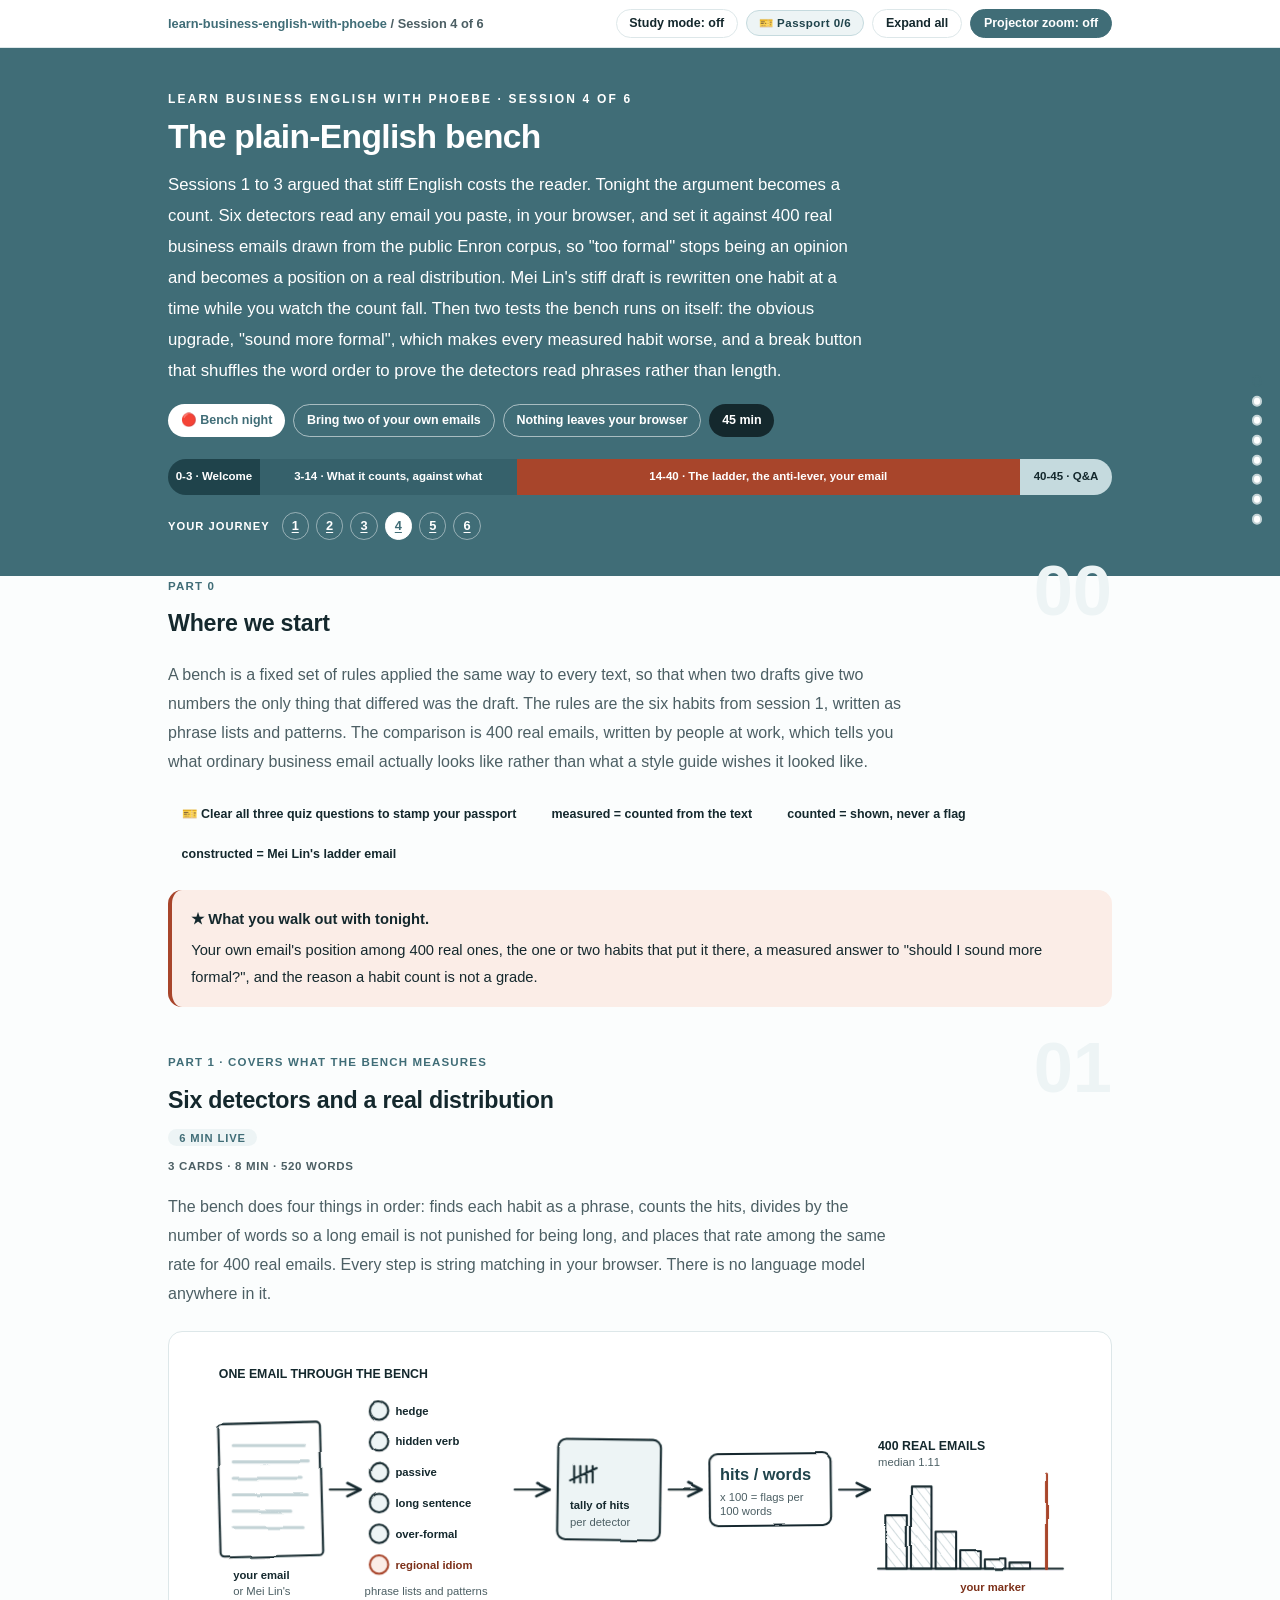
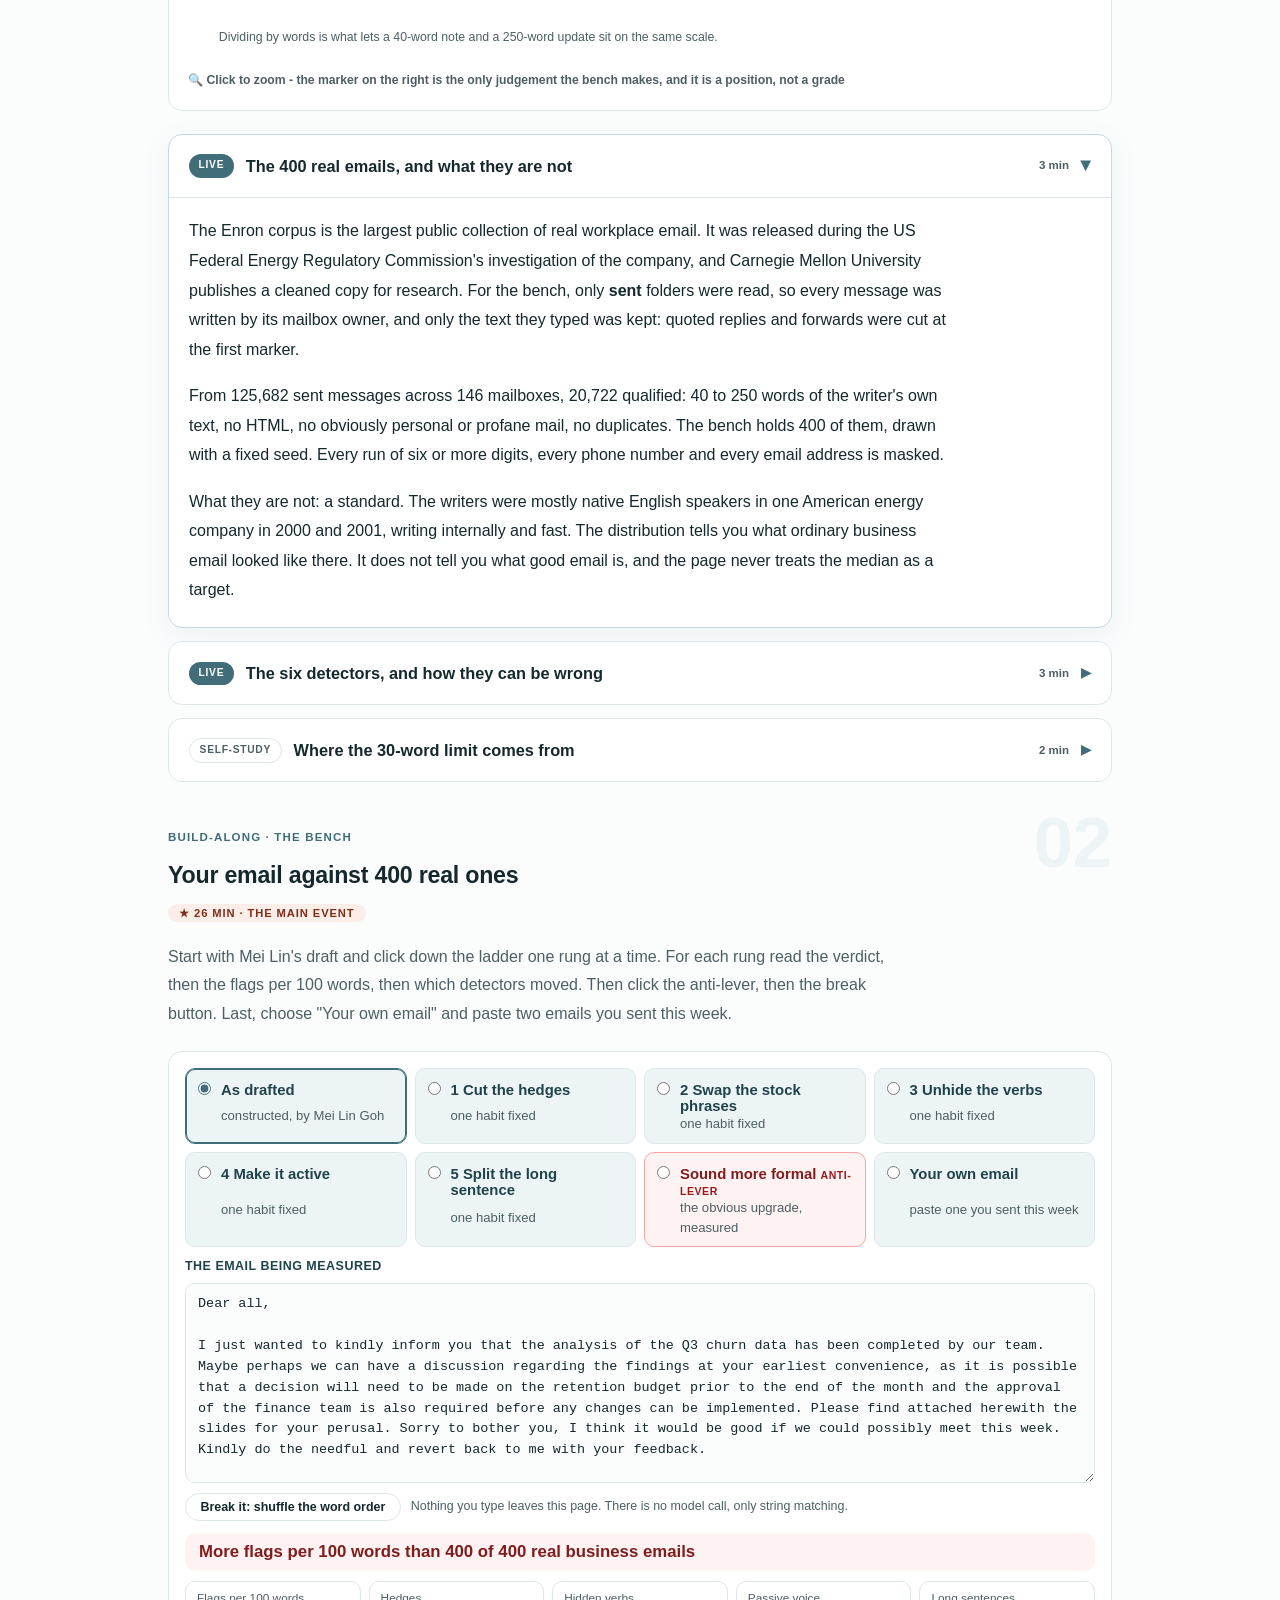
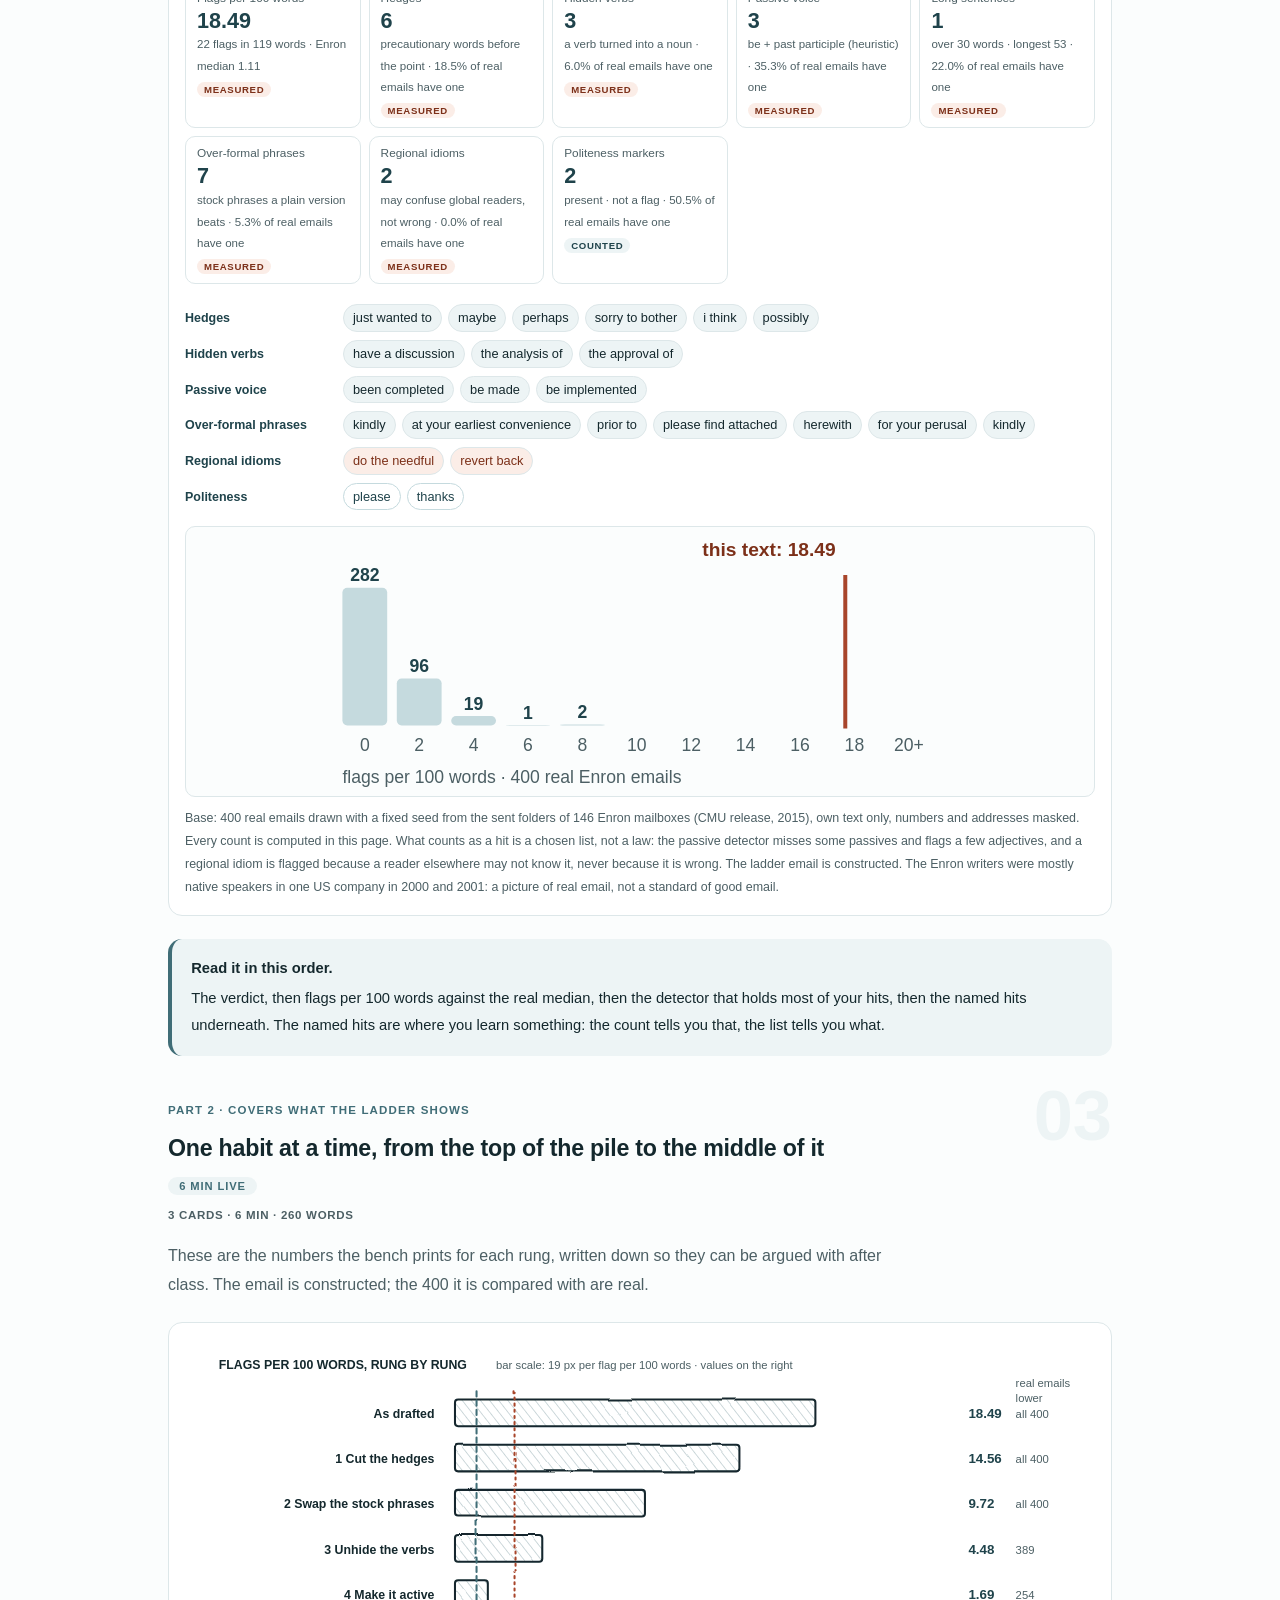
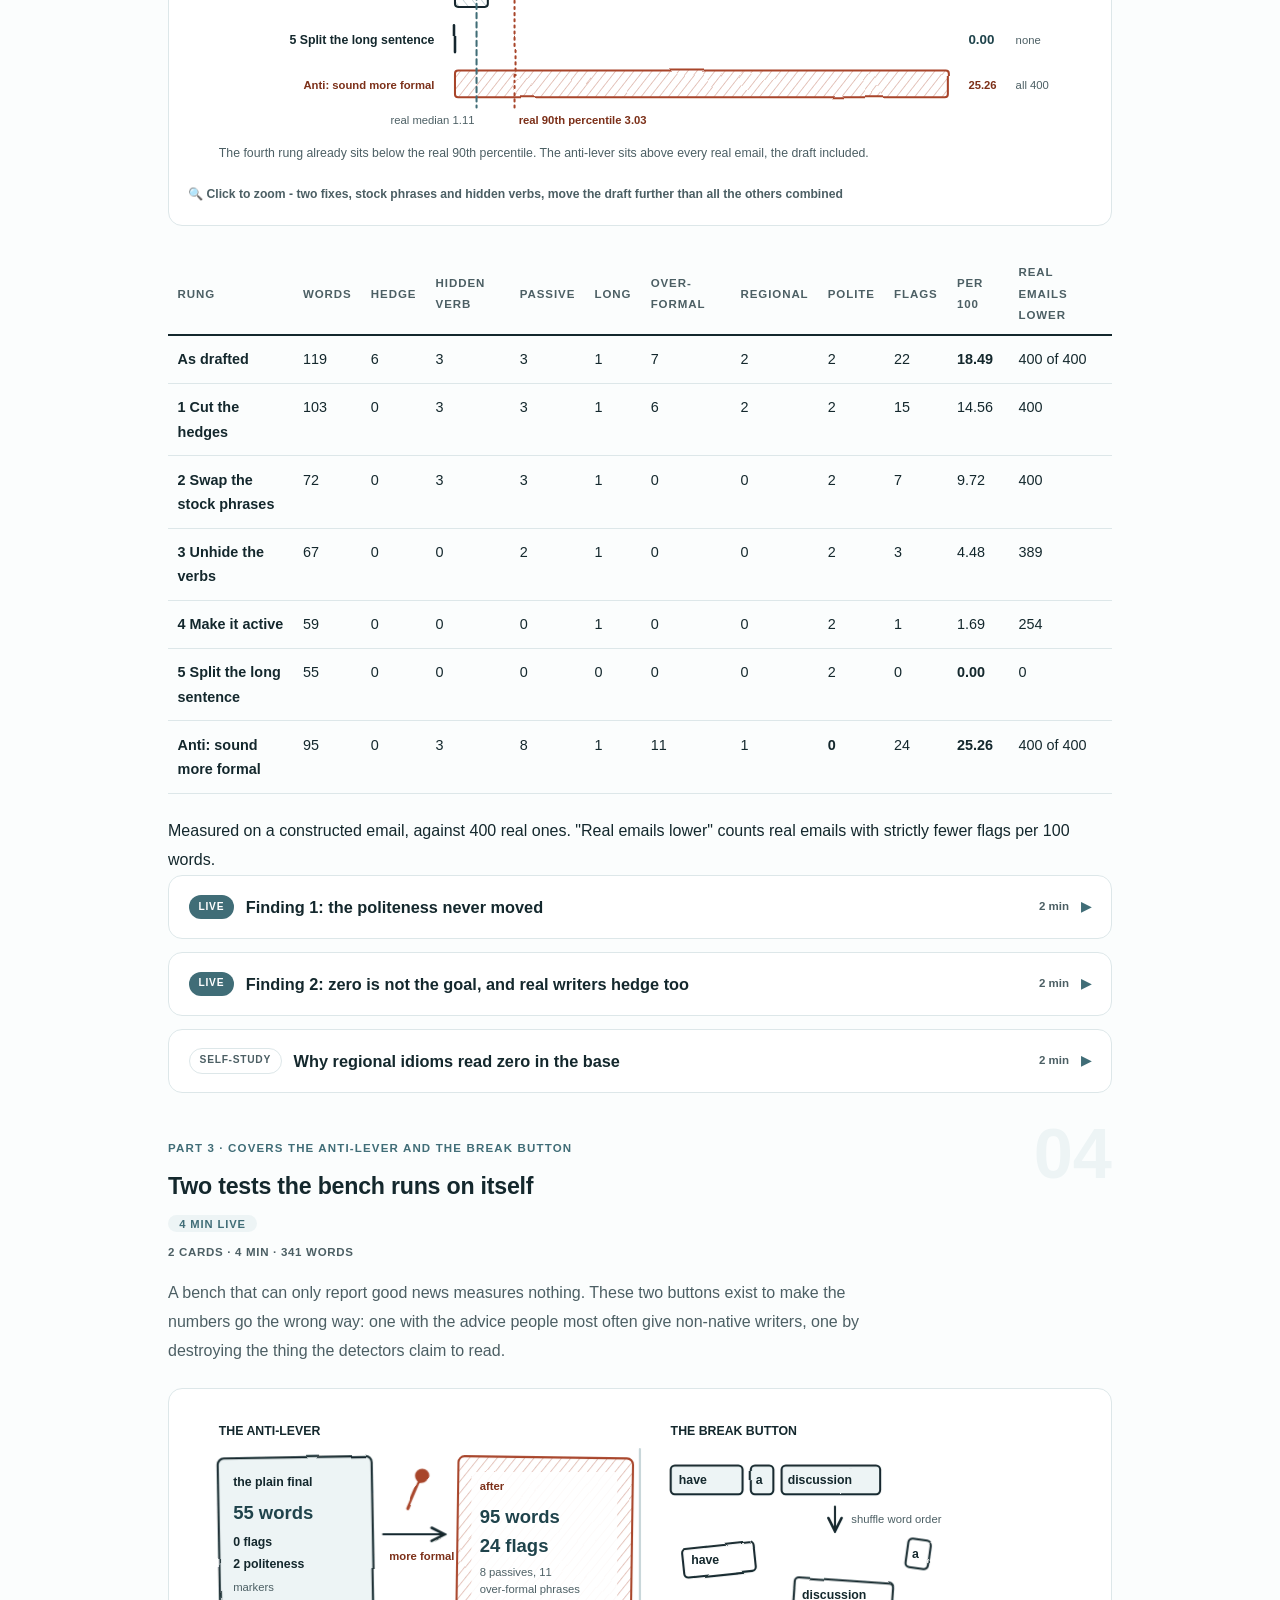
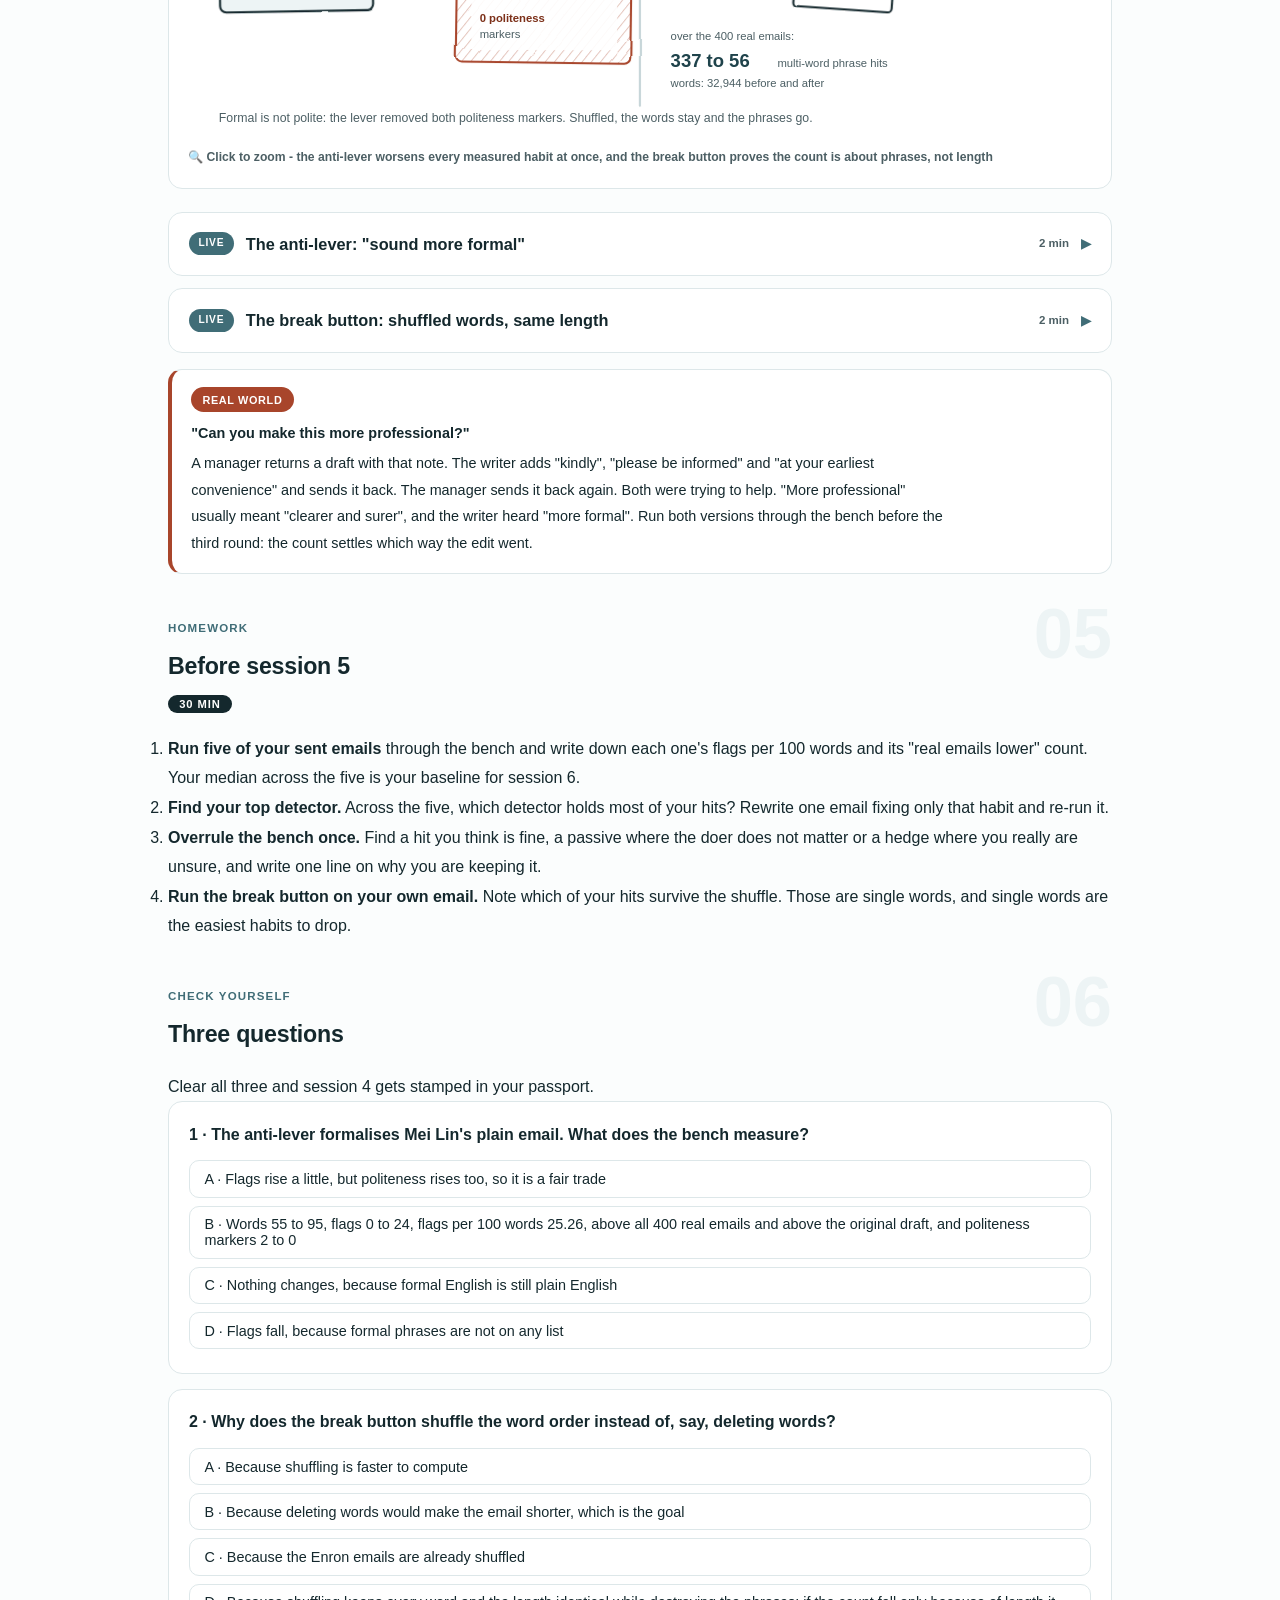
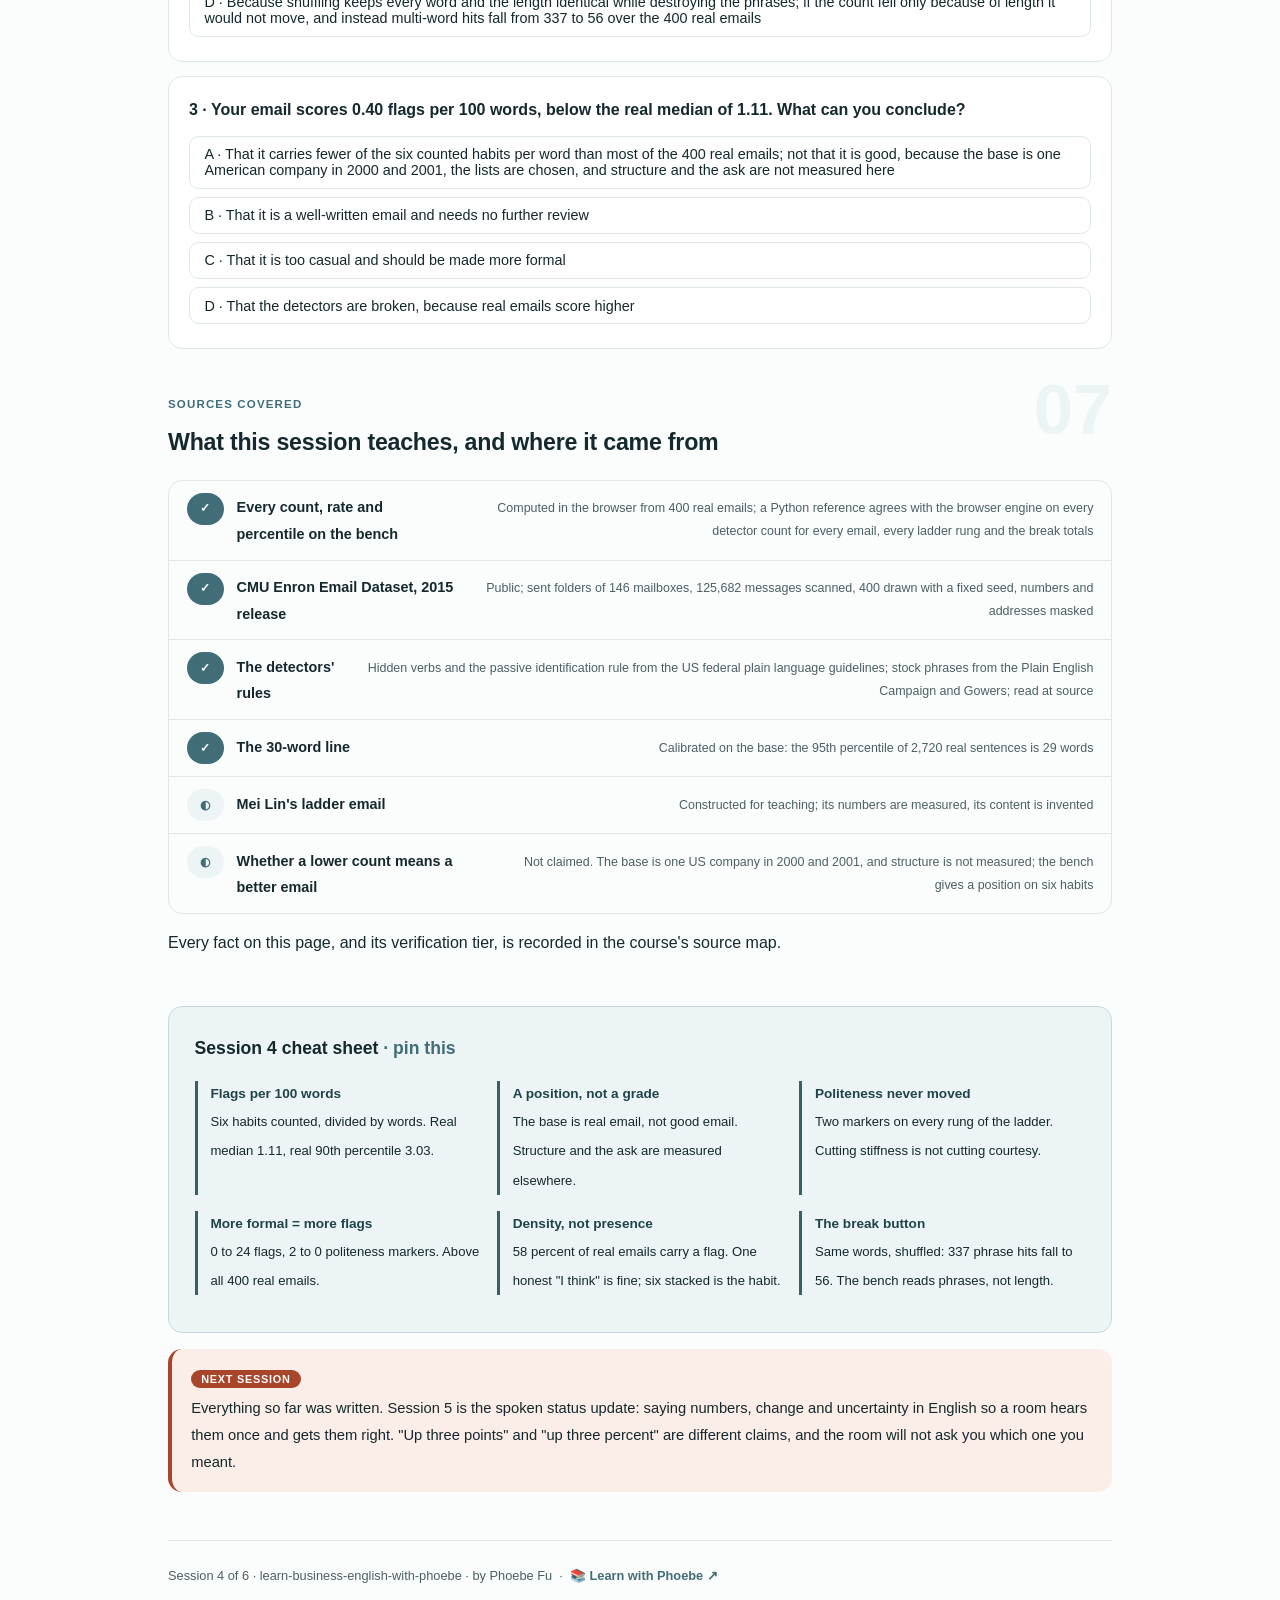
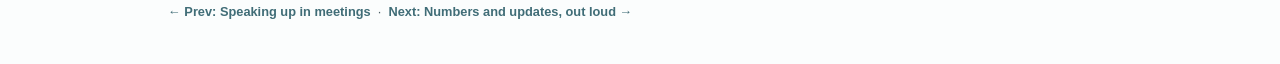
<file: courses/04-the-plain-english-bench.html>
<!DOCTYPE html>
<html lang="en">
<head>
<meta charset="UTF-8">
<meta name="viewport" content="width=device-width, initial-scale=1.0">
<!-- social:start -->
<meta name="description" content="Session 4 of 6. Six detectors run on your own email in the browser and set it against 400 real business emails from the public Enron corpus. A stiff draft rewritten one habit at a time, the sound-more-formal anti-lever, and a break button that proves the detectors read phrases.">
<meta property="og:type" content="article">
<meta property="og:site_name" content="Learn with Phoebe">
<meta property="og:title" content="The plain-English bench - learn business english with phoebe">
<meta property="og:description" content="Session 4 of 6. Your email against 400 real ones. The median real email carries 1.11 flags per 100 words; a stiff draft carries 18.49, and sounding more formal takes it to 25.26.">
<meta property="og:url" content="https://phoebefu6.github.io/learn-business-english-with-phoebe/courses/04-the-plain-english-bench.html">
<meta property="og:image" content="https://phoebefu6.github.io/learn-business-english-with-phoebe/assets/og-cover.png">
<meta property="og:image:width" content="1200">
<meta property="og:image:height" content="630">
<meta name="twitter:card" content="summary_large_image">
<meta name="twitter:title" content="The plain-English bench - learn business english with phoebe">
<meta name="twitter:description" content="Session 4 of 6. Six detectors, 400 real emails, counted in your browser.">
<meta name="twitter:image" content="https://phoebefu6.github.io/learn-business-english-with-phoebe/assets/og-cover.png">
<!-- social:end -->
<title>Session 4 · The plain-English bench - learn business english with phoebe</title>
<link rel="stylesheet" href="../assets/style.css?v=21">
</head>
<body>

<div class="toolbar">
  <div class="wrap">
    <span class="crumb"><a href="../index.html">learn-business-english-with-phoebe</a> / Session 4 of 6</span>
    <button class="btn" id="toggle-all" type="button">Expand all</button>
    <button class="btn primary" id="zoom-toggle" type="button">Projector zoom: off</button>
  </div>
</div>

<header class="masthead">
  <div class="wrap">
    <div class="eyebrow">Learn Business English with Phoebe · Session 4 of 6</div>
    <h1>The plain-English <span class="accent">bench</span></h1>
    <p class="sub">Sessions 1 to 3 argued that stiff English costs the reader. Tonight the argument becomes a count. Six detectors read any email you paste, in your browser, and set it against 400 real business emails drawn from the public Enron corpus, so "too formal" stops being an opinion and becomes a position on a real distribution. Mei Lin's stiff draft is rewritten one habit at a time while you watch the count fall. Then two tests the bench runs on itself: the obvious upgrade, "sound more formal", which makes every measured habit worse, and a break button that shuffles the word order to prove the detectors read phrases rather than length.</p>
    <div class="chip-row">
      <span class="chip level">🔴 Bench night</span>
      <span class="chip audience">Bring two of your own emails</span>
      <span class="chip audience">Nothing leaves your browser</span>
      <span class="chip time">45 min</span>
    </div>
    <div class="agenda">
      <span class="a1" style="flex:1">0-3 · Welcome</span>
      <span class="a2" style="flex:3">3-14 · What it counts, against what</span>
      <span class="a3" style="flex:6">14-40 · The ladder, the anti-lever, your email</span>
      <span class="a4" style="flex:1">40-45 · Q&amp;A</span>
    </div>
  </div>
</header>

<main class="wrap">

  <section class="section" id="intro">
    <div class="section-kicker">
      <span class="klabel">Part 0</span>
      <h2>Where we start</h2>
    </div>
    <p class="lede">A bench is a fixed set of rules applied the same way to every text, so that when two drafts give two numbers the only thing that differed was the draft. The rules are the six habits from session 1, written as phrase lists and patterns. The comparison is 400 real emails, written by people at work, which tells you what ordinary business email actually looks like rather than what a style guide wishes it looked like.</p>

    <div class="legend">
      <span class="pill">🎫 Clear all three quiz questions to stamp your passport</span>
      <span class="pill">measured = counted from the text</span>
      <span class="pill">counted = shown, never a flag</span>
      <span class="pill">constructed = Mei Lin's ladder email</span>
    </div>

    <div class="callout win">
      <p><strong>★ What you walk out with tonight.</strong> Your own email's position among 400 real ones, the one or two habits that put it there, a measured answer to "should I sound more formal?", and the reason a habit count is not a grade.</p>
    </div>
  </section>

  <section class="section" id="part-1">
    <div class="section-kicker">
      <span class="klabel">Part 1 · covers what the bench measures</span>
      <h2>Six detectors and a real distribution</h2>
      <span class="tag concept">6 min live</span>
    </div>
    <p class="lede">The bench does four things in order: finds each habit as a phrase, counts the hits, divides by the number of words so a long email is not punished for being long, and places that rate among the same rate for 400 real emails. Every step is string matching in your browser. There is no language model anywhere in it.</p>

    <figure class="zoomable">
      <svg viewBox="0 0 880 300" xmlns="http://www.w3.org/2000/svg" role="img" aria-label="The bench as a hand-drawn pipeline. An email on the left passes through six detector lenses, hedge, hidden verb, passive, long sentence, over-formal and regional idiom, into a tally of hits. The tally is divided by the word count and multiplied by 100, giving flags per 100 words. That rate is dropped as a marker onto a histogram of the same rate for 400 real Enron emails, whose median is 1.11.">
        <defs>
          <filter id="b4aSk" x="-3%" y="-3%" width="106%" height="106%"><feTurbulence type="fractalNoise" baseFrequency="0.02" numOctaves="2" seed="53" result="n"/><feDisplacementMap in="SourceGraphic" in2="n" scale="2.4" xChannelSelector="R" yChannelSelector="G"/></filter>
          <pattern id="b4aHc" patternUnits="userSpaceOnUse" width="7" height="7" patternTransform="rotate(-38)"><line x1="0" y1="0" x2="0" y2="7" stroke="#406D77" stroke-width="1" opacity=".5"/></pattern>
          <marker id="b4aAr" viewBox="0 0 10 10" refX="9" refY="5" markerWidth="8" markerHeight="8" orient="auto"><path d="M1 1 L9 5 L1 9" fill="none" stroke="#14282D" stroke-width="1.6" stroke-linecap="round"/></marker>
        </defs>
        <style>
          .b4aH { font: 800 12px Inter, sans-serif; fill: #14282D; }
          .b4aL { font: 600 11px Inter, sans-serif; fill: #14282D; }
          .b4aS { font: 400 11px Inter, sans-serif; fill: #4C5F64; }
          .b4aB { font: 800 11px Inter, sans-serif; fill: #7C3019; }
          .b4aV { font: 800 16px Inter, sans-serif; fill: #1F434B; }
          .b4aN { font: 400 12px Inter, sans-serif; fill: #4C5F64; }
        </style>

        <text class="b4aH" x="30" y="26">ONE EMAIL THROUGH THE BENCH</text>

        <g filter="url(#b4aSk)" fill="none" stroke="#14282D" stroke-width="2" stroke-linecap="round" stroke-linejoin="round">
          <rect x="30" y="70" width="100" height="130" rx="4" transform="rotate(-1.5 80 135)" fill="#FFFFFF"/>
          <path d="M44 92 L114 92 M44 108 L118 108 M44 124 L110 124 M44 140 L116 140 M44 156 L100 156 M44 172 L112 172" stroke="#C3D3D6" stroke-width="3"/>
          <path d="M138 135 L168 135" marker-end="url(#b4aAr)"/>
          <circle cx="186" cy="58" r="9" fill="#EDF4F5"/>
          <circle cx="186" cy="88" r="9" fill="#EDF4F5"/>
          <circle cx="186" cy="118" r="9" fill="#EDF4F5"/>
          <circle cx="186" cy="148" r="9" fill="#EDF4F5"/>
          <circle cx="186" cy="178" r="9" fill="#EDF4F5"/>
          <circle cx="186" cy="208" r="9" fill="#FBEDE7" stroke="#A8452B"/>
          <path d="M318 135 L352 135" marker-end="url(#b4aAr)"/>
          <rect x="360" y="86" width="100" height="98" rx="8" transform="rotate(0.8 410 135)" fill="#EDF4F5"/>
          <path d="M376 112 L376 128 M382 112 L382 128 M388 112 L388 128 M394 112 L394 128 M372 126 L398 114"/>
          <path d="M468 135 L500 135" marker-end="url(#b4aAr)"/>
          <rect x="508" y="100" width="118" height="70" rx="8" transform="rotate(-0.6 567 135)" fill="#FFFFFF"/>
          <path d="M634 135 L664 135" marker-end="url(#b4aAr)"/>
          <path d="M672 212 L852 212"/>
          <rect x="680" y="160" width="20" height="52" fill="url(#b4aHc)"/>
          <rect x="704" y="132" width="20" height="80" fill="url(#b4aHc)"/>
          <rect x="728" y="176" width="20" height="36" fill="url(#b4aHc)"/>
          <rect x="752" y="194" width="20" height="18" fill="url(#b4aHc)"/>
          <rect x="776" y="202" width="20" height="10" fill="url(#b4aHc)"/>
          <rect x="800" y="206" width="20" height="6" fill="url(#b4aHc)"/>
          <path d="M836 120 L836 212" stroke="#A8452B" stroke-width="3"/>
        </g>

        <text class="b4aL" x="44" y="222">your email</text>
        <text class="b4aS" x="44" y="238">or Mei Lin's</text>
        <text class="b4aL" x="202" y="62">hedge</text>
        <text class="b4aL" x="202" y="92">hidden verb</text>
        <text class="b4aL" x="202" y="122">passive</text>
        <text class="b4aL" x="202" y="152">long sentence</text>
        <text class="b4aL" x="202" y="182">over-formal</text>
        <text class="b4aB" x="202" y="212">regional idiom</text>
        <text class="b4aS" x="172" y="238">phrase lists and patterns</text>
        <text class="b4aL" x="372" y="154">tally of hits</text>
        <text class="b4aS" x="372" y="170">per detector</text>
        <text class="b4aV" x="518" y="126">hits / words</text>
        <text class="b4aS" x="518" y="146">x 100 = flags per</text>
        <text class="b4aS" x="518" y="160">100 words</text>
        <text class="b4aH" x="672" y="96">400 REAL EMAILS</text>
        <text class="b4aS" x="672" y="112">median 1.11</text>
        <text class="b4aB" x="752" y="234">your marker</text>

        <text class="b4aN" x="30" y="282">Dividing by words is what lets a 40-word note and a 250-word update sit on the same scale.</text>
      </svg>
      <figcaption>🔍 Click to zoom - the marker on the right is the only judgement the bench makes, and it is a position, not a grade</figcaption>
    </figure>

    <details class="card" open>
      <summary><span class="mode live">Live</span>The 400 real emails, and what they are not<span class="mini">3 min</span><span class="caret">▶</span></summary>
      <div class="body">
        <p>The Enron corpus is the largest public collection of real workplace email. It was released during the US Federal Energy Regulatory Commission's investigation of the company, and Carnegie Mellon University publishes a cleaned copy for research. For the bench, only <strong>sent</strong> folders were read, so every message was written by its mailbox owner, and only the text they typed was kept: quoted replies and forwards were cut at the first marker.</p>
        <p>From 125,682 sent messages across 146 mailboxes, 20,722 qualified: 40 to 250 words of the writer's own text, no HTML, no obviously personal or profane mail, no duplicates. The bench holds 400 of them, drawn with a fixed seed. Every run of six or more digits, every phone number and every email address is masked.</p>
        <p>What they are not: a standard. The writers were mostly native English speakers in one American energy company in 2000 and 2001, writing internally and fast. The distribution tells you what ordinary business email looked like there. It does not tell you what good email is, and the page never treats the median as a target.</p>
      </div>
    </details>

    <details class="card">
      <summary><span class="mode live">Live</span>The six detectors, and how they can be wrong<span class="mini">3 min</span><span class="caret">▶</span></summary>
      <div class="body">
        <p><strong>Hedge</strong> matches 30 listed phrases ("just wanted to", "maybe", "perhaps", "I think", "possibly", "sorry to bother"). <strong>Hidden verb</strong> matches a light verb such as make, have, take, give or carry out followed by a noun made from a verb ("make a decision", "carry out a review"), or "the ... of" around a -tion, -ment or -ance noun ("the approval of"). <strong>Passive</strong> matches a form of "be" followed by a past participle, which is exactly the identification rule in the US plain language guidelines; it skips a short list of adjectives such as "interested" and "pleased". <strong>Long sentence</strong> counts sentences over 30 words. <strong>Over-formal</strong> matches 38 stock phrases. <strong>Regional idiom</strong> matches 17 phrases such as "do the needful" and "revert back".</p>
        <p>They are wrong in known ways. The passive detector misses "got" passives and flags the occasional adjective. The hedge list has no entry for "I would imagine". A hidden verb inside an unusual phrase slips through. That is why every hit is listed by name on the widget: you can see each one and overrule it. A detector you can audit is more useful than one you have to trust.</p>
        <p><strong>Politeness markers</strong> ("please", "thanks", "could you", "would you", "appreciate") are counted and shown, and never added to the flags. On the 400 real emails, 50.5 percent contain at least one.</p>
      </div>
    </details>

    <details class="card">
      <summary><span class="mode self">Self-study</span>Where the 30-word limit comes from<span class="mini">2 min</span><span class="caret">▶</span></summary>
      <div class="body">
        <p>The Plain English Campaign recommends an average sentence length of 15 to 20 words. An average is not a limit, so the bench needed its own line, and it was calibrated on the base rather than chosen by taste. The 400 emails hold 2,720 sentences. Half are 10 words or fewer; the 90th percentile is 24 words and the 95th is 29. The bench flags sentences <strong>over 30 words</strong>, which is longer than about 19 in 20 real sentences: 109 of the 2,720 exceed it.</p>
        <p>The mean sentence in the base is 12.1 words, well inside the campaign's range. Real email is choppier than formal prose, which is one more reason stiff writing stands out in an inbox.</p>
      </div>
    </details>
  </section>

  <section class="section" id="bench">
    <div class="section-kicker">
      <span class="klabel">Build-along · the bench</span>
      <h2>Your email against 400 real ones</h2>
      <span class="tag demo">★ 26 min · the main event</span>
    </div>
    <p class="lede">Start with Mei Lin's draft and click down the ladder one rung at a time. For each rung read the verdict, then the flags per 100 words, then which detectors moved. Then click the anti-lever, then the break button. Last, choose "Your own email" and paste two emails you sent this week.</p>

    <div id="plain-bench"></div>

    <div class="callout tip">
      <p><strong>Read it in this order.</strong> The verdict, then flags per 100 words against the real median, then the detector that holds most of your hits, then the named hits underneath. The named hits are where you learn something: the count tells you that, the list tells you what.</p>
    </div>
  </section>

  <section class="section" id="part-2">
    <div class="section-kicker">
      <span class="klabel">Part 2 · covers what the ladder shows</span>
      <h2>One habit at a time, from the top of the pile to the middle of it</h2>
      <span class="tag concept">6 min live</span>
    </div>
    <p class="lede">These are the numbers the bench prints for each rung, written down so they can be argued with after class. The email is constructed; the 400 it is compared with are real.</p>

    <figure class="zoomable">
      <svg viewBox="0 0 880 420" xmlns="http://www.w3.org/2000/svg" role="img" aria-label="Seven hand-drawn bars, flags per 100 words for each version of Mei Lin's email: as drafted 18.49, cut the hedges 14.56, swap the stock phrases 9.72, unhide the verbs 4.48, make it active 1.69, split the long sentence 0.00, and the anti-lever sound more formal 25.26. Two vertical lines mark the real median of 1.11 and the real 90th percentile of 3.03. The draft and the anti-lever are above all 400 real emails.">
        <defs>
          <filter id="b4bSk" x="-3%" y="-3%" width="106%" height="106%"><feTurbulence type="fractalNoise" baseFrequency="0.02" numOctaves="2" seed="59" result="n"/><feDisplacementMap in="SourceGraphic" in2="n" scale="2.4" xChannelSelector="R" yChannelSelector="G"/></filter>
          <pattern id="b4bHc" patternUnits="userSpaceOnUse" width="7" height="7" patternTransform="rotate(-38)"><line x1="0" y1="0" x2="0" y2="7" stroke="#406D77" stroke-width="1" opacity=".5"/></pattern>
          <pattern id="b4bHt" patternUnits="userSpaceOnUse" width="7" height="7" patternTransform="rotate(38)"><line x1="0" y1="0" x2="0" y2="7" stroke="#A8452B" stroke-width="1" opacity=".6"/></pattern>
        </defs>
        <style>
          .b4bH { font: 800 12px Inter, sans-serif; fill: #14282D; }
          .b4bL { font: 600 12px Inter, sans-serif; fill: #14282D; }
          .b4bS { font: 400 11px Inter, sans-serif; fill: #4C5F64; }
          .b4bB { font: 800 11px Inter, sans-serif; fill: #7C3019; }
          .b4bV { font: 800 13px Inter, sans-serif; fill: #1F434B; }
          .b4bN { font: 400 12px Inter, sans-serif; fill: #4C5F64; }
        </style>

        <text class="b4bH" x="30" y="26">FLAGS PER 100 WORDS, RUNG BY RUNG</text>
        <text class="b4bS" x="300" y="26">bar scale: 19 px per flag per 100 words · values on the right</text>

        <g filter="url(#b4bSk)" fill="none" stroke="#14282D" stroke-width="2" stroke-linecap="round" stroke-linejoin="round">
          <rect x="260" y="56" width="351" height="26" rx="3" fill="url(#b4bHc)"/>
          <rect x="260" y="100" width="277" height="26" rx="3" fill="url(#b4bHc)"/>
          <rect x="260" y="144" width="185" height="26" rx="3" fill="url(#b4bHc)"/>
          <rect x="260" y="188" width="85" height="26" rx="3" fill="url(#b4bHc)"/>
          <rect x="260" y="232" width="32" height="26" rx="3" fill="url(#b4bHc)"/>
          <path d="M260 276 L260 302" stroke-width="2.5"/>
          <rect x="260" y="320" width="480" height="26" rx="3" fill="url(#b4bHt)" stroke="#A8452B"/>
          <path d="M281 48 L281 356" stroke="#406D77" stroke-dasharray="5 4"/>
          <path d="M318 48 L318 356" stroke="#A8452B" stroke-dasharray="2 4"/>
        </g>

        <text class="b4bL" x="240" y="74" text-anchor="end">As drafted</text>
        <text class="b4bL" x="240" y="118" text-anchor="end">1 Cut the hedges</text>
        <text class="b4bL" x="240" y="162" text-anchor="end">2 Swap the stock phrases</text>
        <text class="b4bL" x="240" y="206" text-anchor="end">3 Unhide the verbs</text>
        <text class="b4bL" x="240" y="250" text-anchor="end">4 Make it active</text>
        <text class="b4bL" x="240" y="294" text-anchor="end">5 Split the long sentence</text>
        <text class="b4bB" x="240" y="338" text-anchor="end">Anti: sound more formal</text>

        <text class="b4bV" x="760" y="74">18.49</text>
        <text class="b4bS" x="806" y="74">all 400</text>
        <text class="b4bV" x="760" y="118">14.56</text>
        <text class="b4bS" x="806" y="118">all 400</text>
        <text class="b4bV" x="760" y="162">9.72</text>
        <text class="b4bS" x="806" y="162">all 400</text>
        <text class="b4bV" x="760" y="206">4.48</text>
        <text class="b4bS" x="806" y="206">389</text>
        <text class="b4bV" x="760" y="250">1.69</text>
        <text class="b4bS" x="806" y="250">254</text>
        <text class="b4bV" x="760" y="294">0.00</text>
        <text class="b4bS" x="806" y="294">none</text>
        <text class="b4bB" x="760" y="338">25.26</text>
        <text class="b4bS" x="806" y="338">all 400</text>
        <text class="b4bS" x="806" y="44">real emails</text>
        <text class="b4bS" x="806" y="58">lower</text>

        <text class="b4bS" x="279" y="372" text-anchor="end">real median 1.11</text>
        <text class="b4bB" x="322" y="372">real 90th percentile 3.03</text>
        <text class="b4bN" x="30" y="404">The fourth rung already sits below the real 90th percentile. The anti-lever sits above every real email, the draft included.</text>
      </svg>
      <figcaption>🔍 Click to zoom - two fixes, stock phrases and hidden verbs, move the draft further than all the others combined</figcaption>
    </figure>

    <table class="clean">
      <tr><th>Rung</th><th>Words</th><th>Hedge</th><th>Hidden verb</th><th>Passive</th><th>Long</th><th>Over-formal</th><th>Regional</th><th>Polite</th><th>Flags</th><th>Per 100</th><th>Real emails lower</th></tr>
      <tr><td>As drafted</td><td>119</td><td>6</td><td>3</td><td>3</td><td>1</td><td>7</td><td>2</td><td>2</td><td>22</td><td><strong>18.49</strong></td><td>400 of 400</td></tr>
      <tr><td>1 Cut the hedges</td><td>103</td><td>0</td><td>3</td><td>3</td><td>1</td><td>6</td><td>2</td><td>2</td><td>15</td><td>14.56</td><td>400</td></tr>
      <tr><td>2 Swap the stock phrases</td><td>72</td><td>0</td><td>3</td><td>3</td><td>1</td><td>0</td><td>0</td><td>2</td><td>7</td><td>9.72</td><td>400</td></tr>
      <tr><td>3 Unhide the verbs</td><td>67</td><td>0</td><td>0</td><td>2</td><td>1</td><td>0</td><td>0</td><td>2</td><td>3</td><td>4.48</td><td>389</td></tr>
      <tr><td>4 Make it active</td><td>59</td><td>0</td><td>0</td><td>0</td><td>1</td><td>0</td><td>0</td><td>2</td><td>1</td><td>1.69</td><td>254</td></tr>
      <tr><td>5 Split the long sentence</td><td>55</td><td>0</td><td>0</td><td>0</td><td>0</td><td>0</td><td>0</td><td>2</td><td>0</td><td><strong>0.00</strong></td><td>0</td></tr>
      <tr><td><strong>Anti: sound more formal</strong></td><td>95</td><td>0</td><td>3</td><td>8</td><td>1</td><td>11</td><td>1</td><td><strong>0</strong></td><td>24</td><td><strong>25.26</strong></td><td>400 of 400</td></tr>
    </table>
    <p class="mono" style="margin-top:6px">Measured on a constructed email, against 400 real ones. "Real emails lower" counts real emails with strictly fewer flags per 100 words.</p>

    <details class="card">
      <summary><span class="mode live">Live</span>Finding 1: the politeness never moved<span class="mini">2 min</span><span class="caret">▶</span></summary>
      <div class="body">
        <p>Read the Polite column. Mei Lin's draft has two politeness markers, and so does every rung down to the plain final version. Five rewrites removed 64 words and 22 flags and did not remove one "please" or "thanks". Cutting stiffness and cutting courtesy are different edits. Most people who are afraid of sounding rude are imagining the second when they are being asked for the first.</p>
      </div>
    </details>

    <details class="card">
      <summary><span class="mode live">Live</span>Finding 2: zero is not the goal, and real writers hedge too<span class="mini">2 min</span><span class="caret">▶</span></summary>
      <div class="body">
        <p>The final rung scores 0.00, and 168 of the 400 real emails (42 percent) also score zero. But 58 percent of real emails carry at least one flag, and the commonest real hedge is "I think", 32 times in 400 emails. One hedge where you are genuinely unsure is honest writing. Six stacked in front of one request, as in the draft, is the habit. The bench reads density, not presence, which is why the number is per 100 words.</p>
        <p>Likewise for passives: 35.3 percent of real emails contain one, and many are fine. "The slides are attached" is a passive nobody should rewrite.</p>
      </div>
    </details>

    <details class="card">
      <summary><span class="mode self">Self-study</span>Why regional idioms read zero in the base<span class="mini">2 min</span><span class="caret">▶</span></summary>
      <div class="body">
        <p>Not one of the 400 real emails contains a phrase from the regional list. That is not evidence that the phrases are rare in business English worldwide; it is evidence that this base came from one American company. The base cannot calibrate the regional detector at all, and the bench does not pretend to. The flag exists for a different reason: it tells you that a reader in another office may not know the phrase. Whether to keep it depends on who reads the email, and only you know that.</p>
      </div>
    </details>
  </section>

  <section class="section" id="part-3">
    <div class="section-kicker">
      <span class="klabel">Part 3 · covers the anti-lever and the break button</span>
      <h2>Two tests the bench runs on itself</h2>
      <span class="tag concept">4 min live</span>
    </div>
    <p class="lede">A bench that can only report good news measures nothing. These two buttons exist to make the numbers go the wrong way: one with the advice people most often give non-native writers, one by destroying the thing the detectors claim to read.</p>

    <figure class="zoomable">
      <svg viewBox="0 0 880 320" xmlns="http://www.w3.org/2000/svg" role="img" aria-label="Two panels. Left, the anti-lever: the plain final email, 55 words, 0 flags and 2 politeness markers, is pushed through a lever labelled sound more formal and comes out as 95 words, 24 flags and 0 politeness markers. Right, the break button: a row of phrase tiles reading have a discussion is shuffled into scattered single words; over the 400 real emails, multi-word phrase hits fall from 337 to 56 while the word count stays at 32,944.">
        <defs>
          <filter id="b4cSk" x="-3%" y="-3%" width="106%" height="106%"><feTurbulence type="fractalNoise" baseFrequency="0.02" numOctaves="2" seed="97" result="n"/><feDisplacementMap in="SourceGraphic" in2="n" scale="2.4" xChannelSelector="R" yChannelSelector="G"/></filter>
          <pattern id="b4cHt" patternUnits="userSpaceOnUse" width="7" height="7" patternTransform="rotate(38)"><line x1="0" y1="0" x2="0" y2="7" stroke="#A8452B" stroke-width="1" opacity=".6"/></pattern>
          <marker id="b4cAr" viewBox="0 0 10 10" refX="9" refY="5" markerWidth="8" markerHeight="8" orient="auto"><path d="M1 1 L9 5 L1 9" fill="none" stroke="#14282D" stroke-width="1.6" stroke-linecap="round"/></marker>
        </defs>
        <style>
          .b4cH { font: 800 12px Inter, sans-serif; fill: #14282D; }
          .b4cL { font: 600 12px Inter, sans-serif; fill: #14282D; }
          .b4cS { font: 400 11px Inter, sans-serif; fill: #4C5F64; }
          .b4cB { font: 800 11px Inter, sans-serif; fill: #7C3019; }
          .b4cV { font: 800 18px Inter, sans-serif; fill: #1F434B; }
          .b4cN { font: 400 12px Inter, sans-serif; fill: #4C5F64; }
        </style>

        <text class="b4cH" x="30" y="26">THE ANTI-LEVER</text>
        <text class="b4cH" x="470" y="26">THE BREAK BUTTON</text>

        <g filter="url(#b4cSk)" fill="none" stroke="#14282D" stroke-width="2" stroke-linecap="round" stroke-linejoin="round">
          <rect x="30" y="48" width="150" height="150" rx="6" transform="rotate(-1 105 123)" fill="#EDF4F5"/>
          <path d="M190 123 L250 123" marker-end="url(#b4cAr)"/>
          <path d="M214 98 L226 70" stroke="#A8452B" stroke-width="3"/>
          <circle cx="228" cy="66" r="6" fill="#A8452B" stroke="#A8452B"/>
          <rect x="262" y="48" width="170" height="200" rx="6" transform="rotate(0.8 347 148)" fill="url(#b4cHt)" stroke="#A8452B"/>
          <path d="M440 40 L440 290" stroke="#C3D3D6"/>
          <rect x="470" y="56" width="70" height="28" rx="4" fill="#EDF4F5"/>
          <rect x="548" y="56" width="22" height="28" rx="4" fill="#EDF4F5"/>
          <rect x="578" y="56" width="96" height="28" rx="4" fill="#EDF4F5"/>
          <path d="M630 96 L630 120" marker-end="url(#b4cAr)"/>
          <rect x="482" y="134" width="70" height="28" rx="4" transform="rotate(-6 517 148)" fill="#FFFFFF"/>
          <rect x="700" y="128" width="22" height="28" rx="4" transform="rotate(8 711 142)" fill="#FFFFFF"/>
          <rect x="590" y="168" width="96" height="28" rx="4" transform="rotate(4 638 182)" fill="#FFFFFF"/>
        </g>

        <rect x="276" y="62" width="142" height="174" rx="4" fill="#FFFFFF" opacity=".9"/>
        <text class="b4cL" x="44" y="76">the plain final</text>
        <text class="b4cV" x="44" y="108">55 words</text>
        <text class="b4cL" x="44" y="134">0 flags</text>
        <text class="b4cL" x="44" y="156">2 politeness</text>
        <text class="b4cS" x="44" y="178">markers</text>
        <text class="b4cB" x="196" y="148">more formal</text>
        <text class="b4cB" x="284" y="80">after</text>
        <text class="b4cV" x="284" y="112">95 words</text>
        <text class="b4cV" x="284" y="140">24 flags</text>
        <text class="b4cS" x="284" y="164">8 passives, 11</text>
        <text class="b4cS" x="284" y="180">over-formal phrases</text>
        <text class="b4cB" x="284" y="208">0 politeness</text>
        <text class="b4cS" x="284" y="224">markers</text>

        <text class="b4cL" x="478" y="74">have</text>
        <text class="b4cL" x="553" y="74">a</text>
        <text class="b4cL" x="584" y="74">discussion</text>
        <text class="b4cS" x="646" y="112">shuffle word order</text>
        <text class="b4cL" x="490" y="152">have</text>
        <text class="b4cL" x="705" y="146">a</text>
        <text class="b4cL" x="598" y="186">discussion</text>
        <text class="b4cS" x="470" y="226">over the 400 real emails:</text>
        <text class="b4cV" x="470" y="252">337 to 56</text>
        <text class="b4cS" x="574" y="252">multi-word phrase hits</text>
        <text class="b4cS" x="470" y="272">words: 32,944 before and after</text>

        <text class="b4cN" x="30" y="306">Formal is not polite: the lever removed both politeness markers. Shuffled, the words stay and the phrases go.</text>
      </svg>
      <figcaption>🔍 Click to zoom - the anti-lever worsens every measured habit at once, and the break button proves the count is about phrases, not length</figcaption>
    </figure>

    <details class="card">
      <summary><span class="mode live">Live</span>The anti-lever: "sound more formal"<span class="mini">2 min</span><span class="caret">▶</span></summary>
      <div class="body">
        <p>"Make it sound more professional" usually means "make it more formal", and it is the advice non-native writers hear most. The anti-lever takes Mei Lin's plain final email and formalises it the way a cautious writer would: "We wish to inform you", "it is requested that a meeting be arranged", "kindly revert with your comments in due course", "Thanking you".</p>
        <p>The bench measures what happened. Words rose from 55 to 95. Flags rose from 0 to 24: eight passives, eleven over-formal phrases, three hidden verbs, a long sentence and a regional idiom. Its 25.26 flags per 100 words sits above all 400 real emails, and above Mei Lin's original draft. And the two politeness markers went to zero. Nothing in it is less correct; everything in it is further from the reader.</p>
        <p>The honest nuance: register is still a choice. A formal greeting to a regulator or a first contact is reasonable, as session 1 showed. What the anti-lever shows is that formality applied <em>inside the sentences</em> costs every habit the bench can see, and buys no measured politeness at all.</p>
      </div>
    </details>

    <details class="card">
      <summary><span class="mode live">Live</span>The break button: shuffled words, same length<span class="mini">2 min</span><span class="caret">▶</span></summary>
      <div class="body">
        <p>A suspicious reader should ask whether the bench is just measuring length, since stiff emails are long. The break button answers it. It shuffles the order of the words, with a fixed seed, and runs the same detectors again. The words are identical, so anything that only measured length would not move.</p>
        <p>On Mei Lin's draft, flags fall from 22 to 9. What survives is mostly single words such as "maybe", "kindly" and "herewith", which are still words after a shuffle, plus sentence lengths that change because the full stops moved. Across all 400 real emails, multi-word phrase hits fall from 337 to 56, and the word count stays at 32,944. Of the 56 that survive, 43 are a form of "be" landing next to some -ed word by chance: the passive pattern is the loosest of the six, and the break button shows exactly that. The detectors read phrases, and you now know which one reads them most loosely.</p>
      </div>
    </details>

    <div class="callout example">
      <span class="ex-pill">Real world</span>
      <p><strong>"Can you make this more professional?"</strong> A manager returns a draft with that note. The writer adds "kindly", "please be informed" and "at your earliest convenience" and sends it back. The manager sends it back again. Both were trying to help. "More professional" usually meant "clearer and surer", and the writer heard "more formal". Run both versions through the bench before the third round: the count settles which way the edit went.</p>
    </div>
  </section>

  <section class="section" id="exercise">
    <div class="section-kicker">
      <span class="klabel">Homework</span>
      <h2>Before session 5</h2>
      <span class="tag exercise">30 min</span>
    </div>
    <ol>
      <li><strong>Run five of your sent emails</strong> through the bench and write down each one's flags per 100 words and its "real emails lower" count. Your median across the five is your baseline for session 6.</li>
      <li><strong>Find your top detector.</strong> Across the five, which detector holds most of your hits? Rewrite one email fixing only that habit and re-run it.</li>
      <li><strong>Overrule the bench once.</strong> Find a hit you think is fine, a passive where the doer does not matter or a hedge where you really are unsure, and write one line on why you are keeping it.</li>
      <li><strong>Run the break button on your own email.</strong> Note which of your hits survive the shuffle. Those are single words, and single words are the easiest habits to drop.</li>
    </ol>
  </section>

  <section class="section" id="quiz">
    <div class="section-kicker">
      <span class="klabel">Check yourself</span>
      <h2>Three questions</h2>
    </div>
    <p>Clear all three and session 4 gets stamped in your passport.</p>

    <div class="quiz-q" data-answer="1">
      <p class="qtext">1 · The anti-lever formalises Mei Lin's plain email. What does the bench measure?</p>
      <button class="qopt" type="button">A · Flags rise a little, but politeness rises too, so it is a fair trade</button>
      <button class="qopt" type="button">B · Words 55 to 95, flags 0 to 24, flags per 100 words 25.26, above all 400 real emails and above the original draft, and politeness markers 2 to 0</button>
      <button class="qopt" type="button">C · Nothing changes, because formal English is still plain English</button>
      <button class="qopt" type="button">D · Flags fall, because formal phrases are not on any list</button>
      <p class="qwhy">Formality inside the sentences adds passives, stock phrases and hidden verbs together, and the version measured here lost both politeness markers. Formal and polite are different properties.</p>
    </div>

    <div class="quiz-q" data-answer="3">
      <p class="qtext">2 · Why does the break button shuffle the word order instead of, say, deleting words?</p>
      <button class="qopt" type="button">A · Because shuffling is faster to compute</button>
      <button class="qopt" type="button">B · Because deleting words would make the email shorter, which is the goal</button>
      <button class="qopt" type="button">C · Because the Enron emails are already shuffled</button>
      <button class="qopt" type="button">D · Because shuffling keeps every word and the length identical while destroying the phrases; if the count fell only because of length it would not move, and instead multi-word hits fall from 337 to 56 over the 400 real emails</button>
      <p class="qwhy">A good break test changes exactly the property the measurement claims to read and nothing else. Shuffling holds length constant, so a fall in hits can only come from the phrases.</p>
    </div>

    <div class="quiz-q" data-answer="0">
      <p class="qtext">3 · Your email scores 0.40 flags per 100 words, below the real median of 1.11. What can you conclude?</p>
      <button class="qopt" type="button">A · That it carries fewer of the six counted habits per word than most of the 400 real emails; not that it is good, because the base is one American company in 2000 and 2001, the lists are chosen, and structure and the ask are not measured here</button>
      <button class="qopt" type="button">B · That it is a well-written email and needs no further review</button>
      <button class="qopt" type="button">C · That it is too casual and should be made more formal</button>
      <button class="qopt" type="button">D · That the detectors are broken, because real emails score higher</button>
      <p class="qwhy">The bench gives a position on six habits, not a grade. Whether the email has a clear request in the right place is a structure question, measured next door in Communication's clarity scorer.</p>
    </div>

    <p class="quiz-score"></p>
  </section>

  <section class="section" id="official">
    <div class="section-kicker">
      <span class="klabel">Sources covered</span>
      <h2>What this session teaches, and where it came from</h2>
    </div>
    <div class="covered">
      <div class="covered-row"><span class="status pill solid">✓</span><span class="name">Every count, rate and percentile on the bench</span><span class="note">Computed in the browser from 400 real emails; a Python reference agrees with the browser engine on every detector count for every email, every ladder rung and the break totals</span></div>
      <div class="covered-row"><span class="status pill solid">✓</span><span class="name">CMU Enron Email Dataset, 2015 release</span><span class="note">Public; sent folders of 146 mailboxes, 125,682 messages scanned, 400 drawn with a fixed seed, numbers and addresses masked</span></div>
      <div class="covered-row"><span class="status pill solid">✓</span><span class="name">The detectors' rules</span><span class="note">Hidden verbs and the passive identification rule from the US federal plain language guidelines; stock phrases from the Plain English Campaign and Gowers; read at source</span></div>
      <div class="covered-row"><span class="status pill solid">✓</span><span class="name">The 30-word line</span><span class="note">Calibrated on the base: the 95th percentile of 2,720 real sentences is 29 words</span></div>
      <div class="covered-row"><span class="status pill light">◐</span><span class="name">Mei Lin's ladder email</span><span class="note">Constructed for teaching; its numbers are measured, its content is invented</span></div>
      <div class="covered-row"><span class="status pill light">◐</span><span class="name">Whether a lower count means a better email</span><span class="note">Not claimed. The base is one US company in 2000 and 2001, and structure is not measured; the bench gives a position on six habits</span></div>
    </div>
    <p class="mono" style="margin-top:14px">Every fact on this page, and its verification tier, is recorded in the course's source map.</p>
  </section>

  <section class="cheat" id="cheatsheet">
    <h3>Session 4 cheat sheet <span>· pin this</span></h3>
    <div class="grid-2">
      <div class="cheat-item"><b>Flags per 100 words</b><span>Six habits counted, divided by words. Real median 1.11, real 90th percentile 3.03.</span></div>
      <div class="cheat-item"><b>A position, not a grade</b><span>The base is real email, not good email. Structure and the ask are measured elsewhere.</span></div>
      <div class="cheat-item"><b>Politeness never moved</b><span>Two markers on every rung of the ladder. Cutting stiffness is not cutting courtesy.</span></div>
      <div class="cheat-item"><b>More formal = more flags</b><span>0 to 24 flags, 2 to 0 politeness markers. Above all 400 real emails.</span></div>
      <div class="cheat-item"><b>Density, not presence</b><span>58 percent of real emails carry a flag. One honest "I think" is fine; six stacked is the habit.</span></div>
      <div class="cheat-item"><b>The break button</b><span>Same words, shuffled: 337 phrase hits fall to 56. The bench reads phrases, not length.</span></div>
    </div>
  </section>

  <div class="callout next">
    <span class="nx-pill">Next session</span>
    <p>Everything so far was written. Session 5 is the spoken status update: saying numbers, change and uncertainty in English so a room hears them once and gets them right. "Up three points" and "up three percent" are different claims, and the room will not ask you which one you meant.</p>
  </div>

  <footer class="pagefoot">
    <span>Session 4 of 6 · learn-business-english-with-phoebe · by Phoebe Fu &nbsp;·&nbsp; 📚 <a href="https://phoebefu6.github.io/learn-with-phoebe/">Learn with Phoebe ↗</a></span>
    <span><a href="03-speaking-up-in-meetings.html">← Prev: Speaking up in meetings</a> &nbsp;·&nbsp; <a href="05-numbers-and-updates-out-loud.html">Next: Numbers and updates, out loud →</a></span>
  </footer>

</main>

<script src="../assets/plain-core.js?v=1"></script>
<script src="../assets/plain-sample.js?v=1"></script>
<script src="../assets/plain-ladder.js?v=1"></script>
<script src="../assets/plain-live.js?v=4"></script>
<script src="../assets/app.js?v=19"></script>
</body>
</html>
</file>
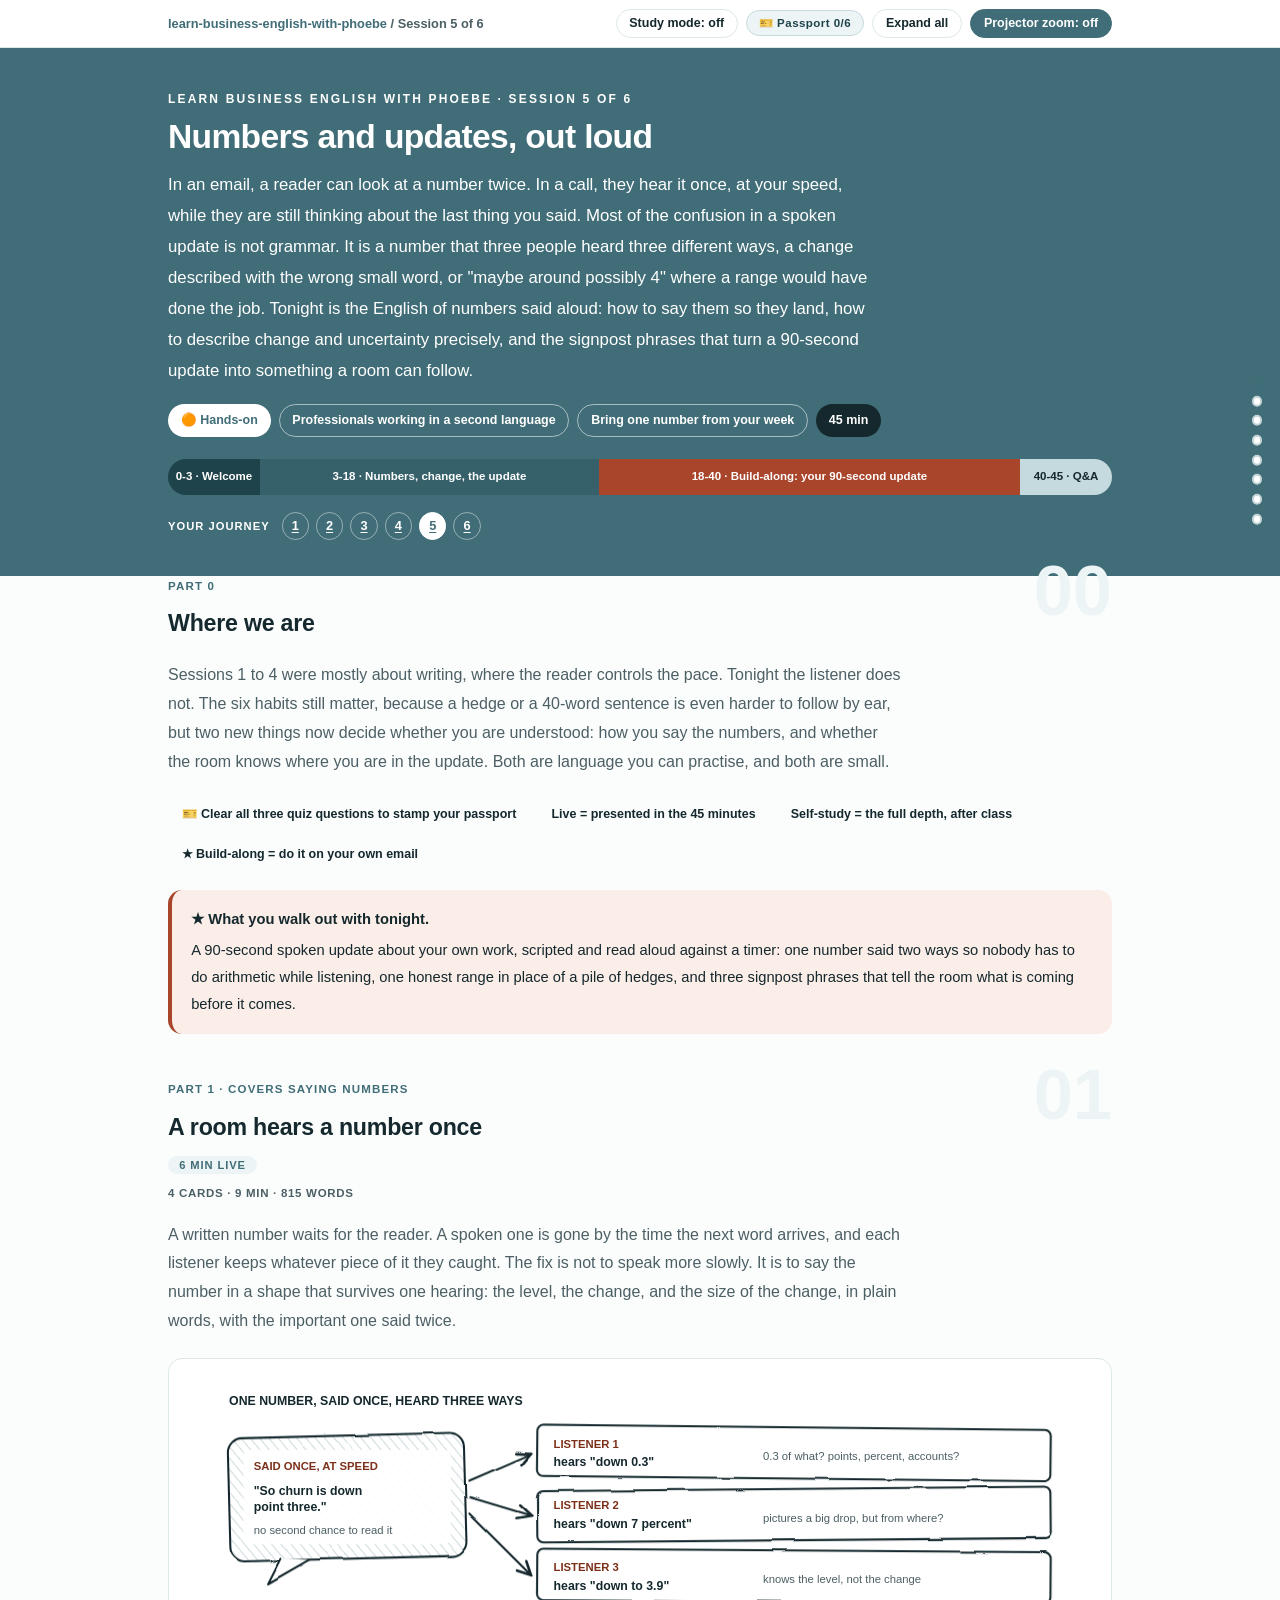
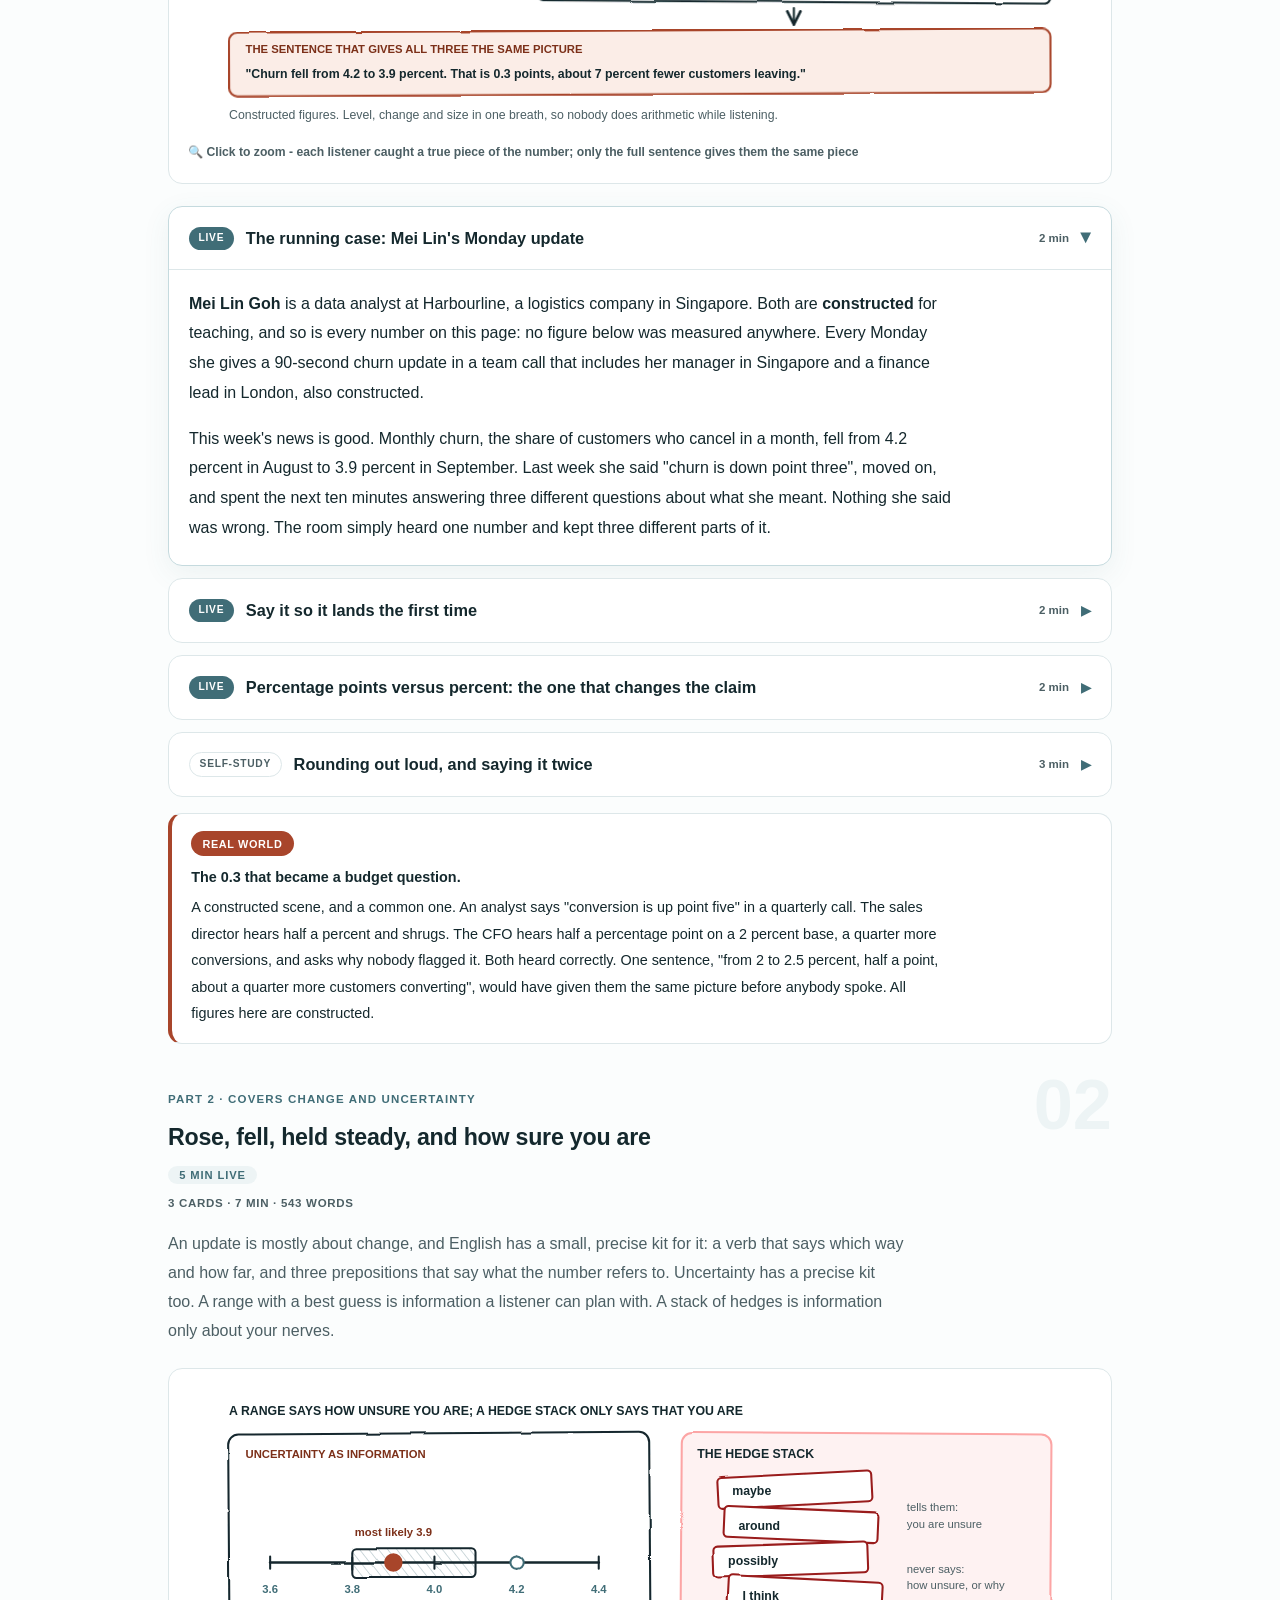
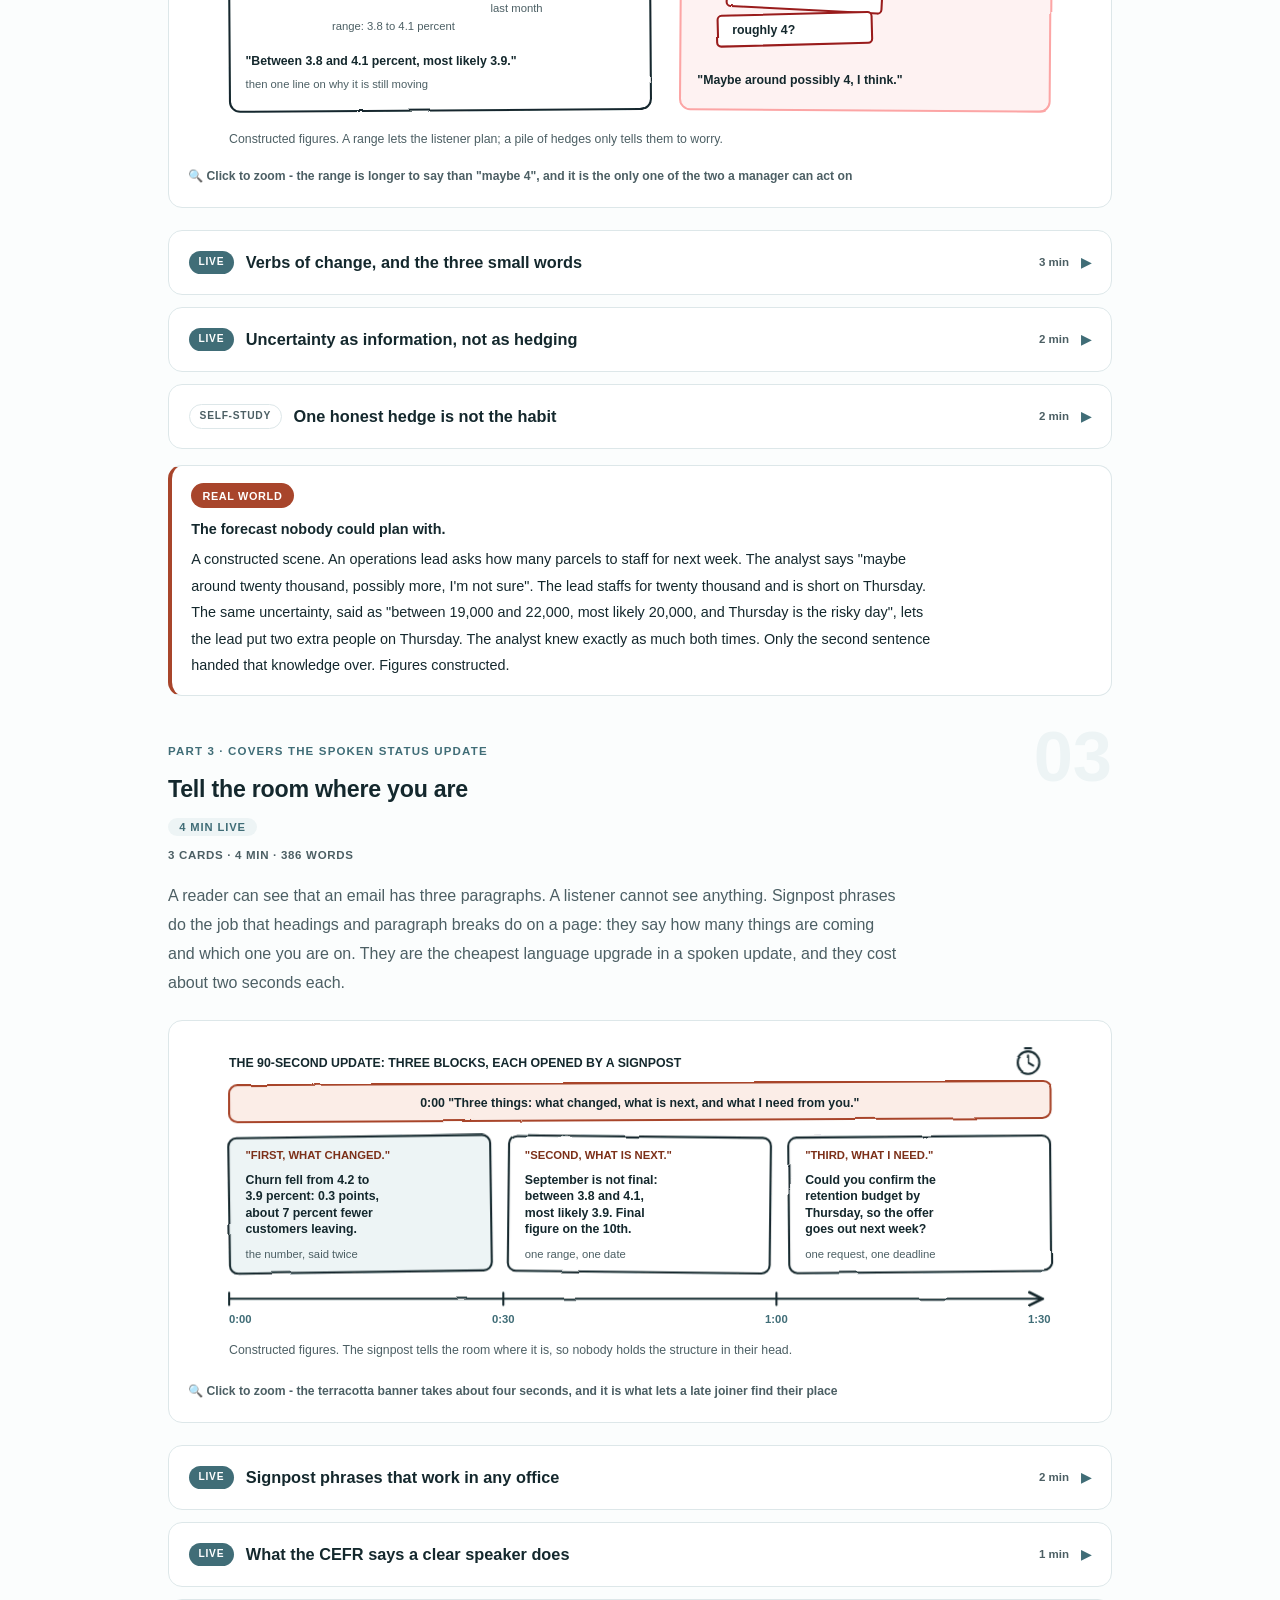
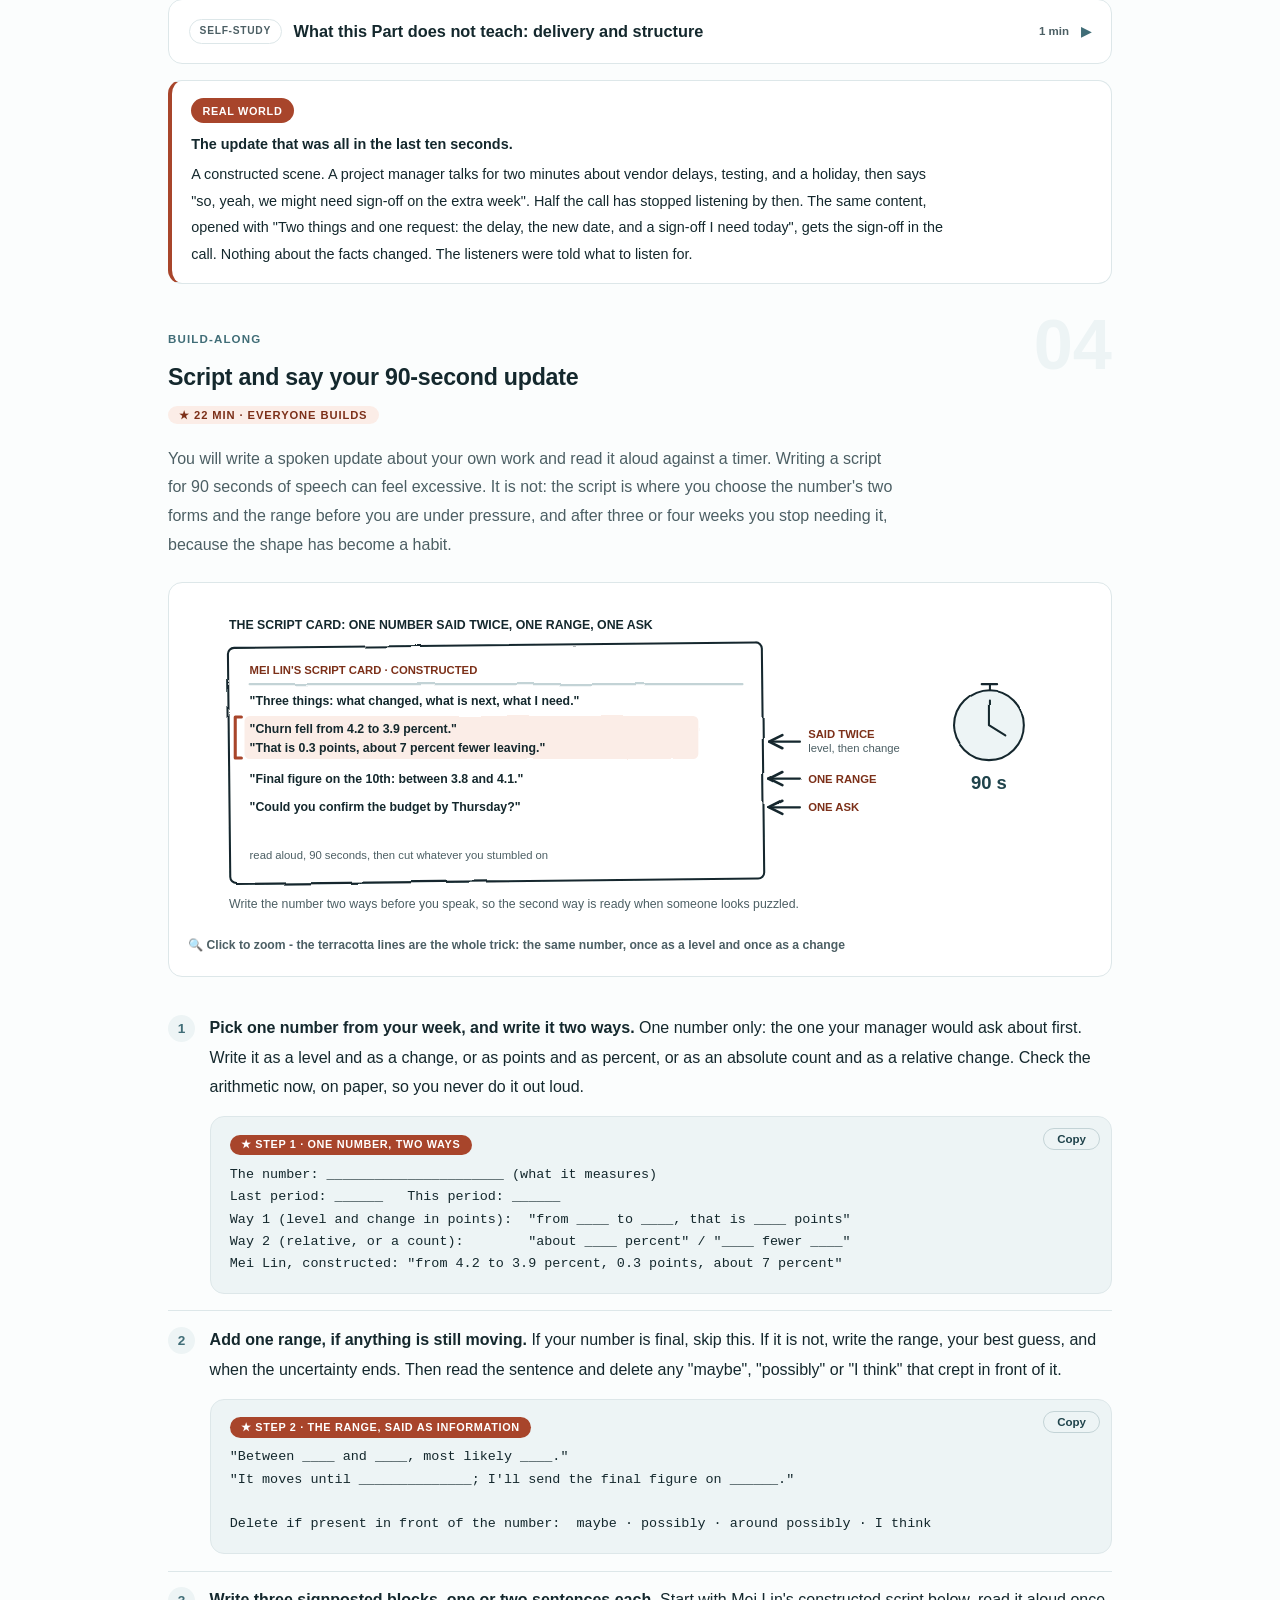
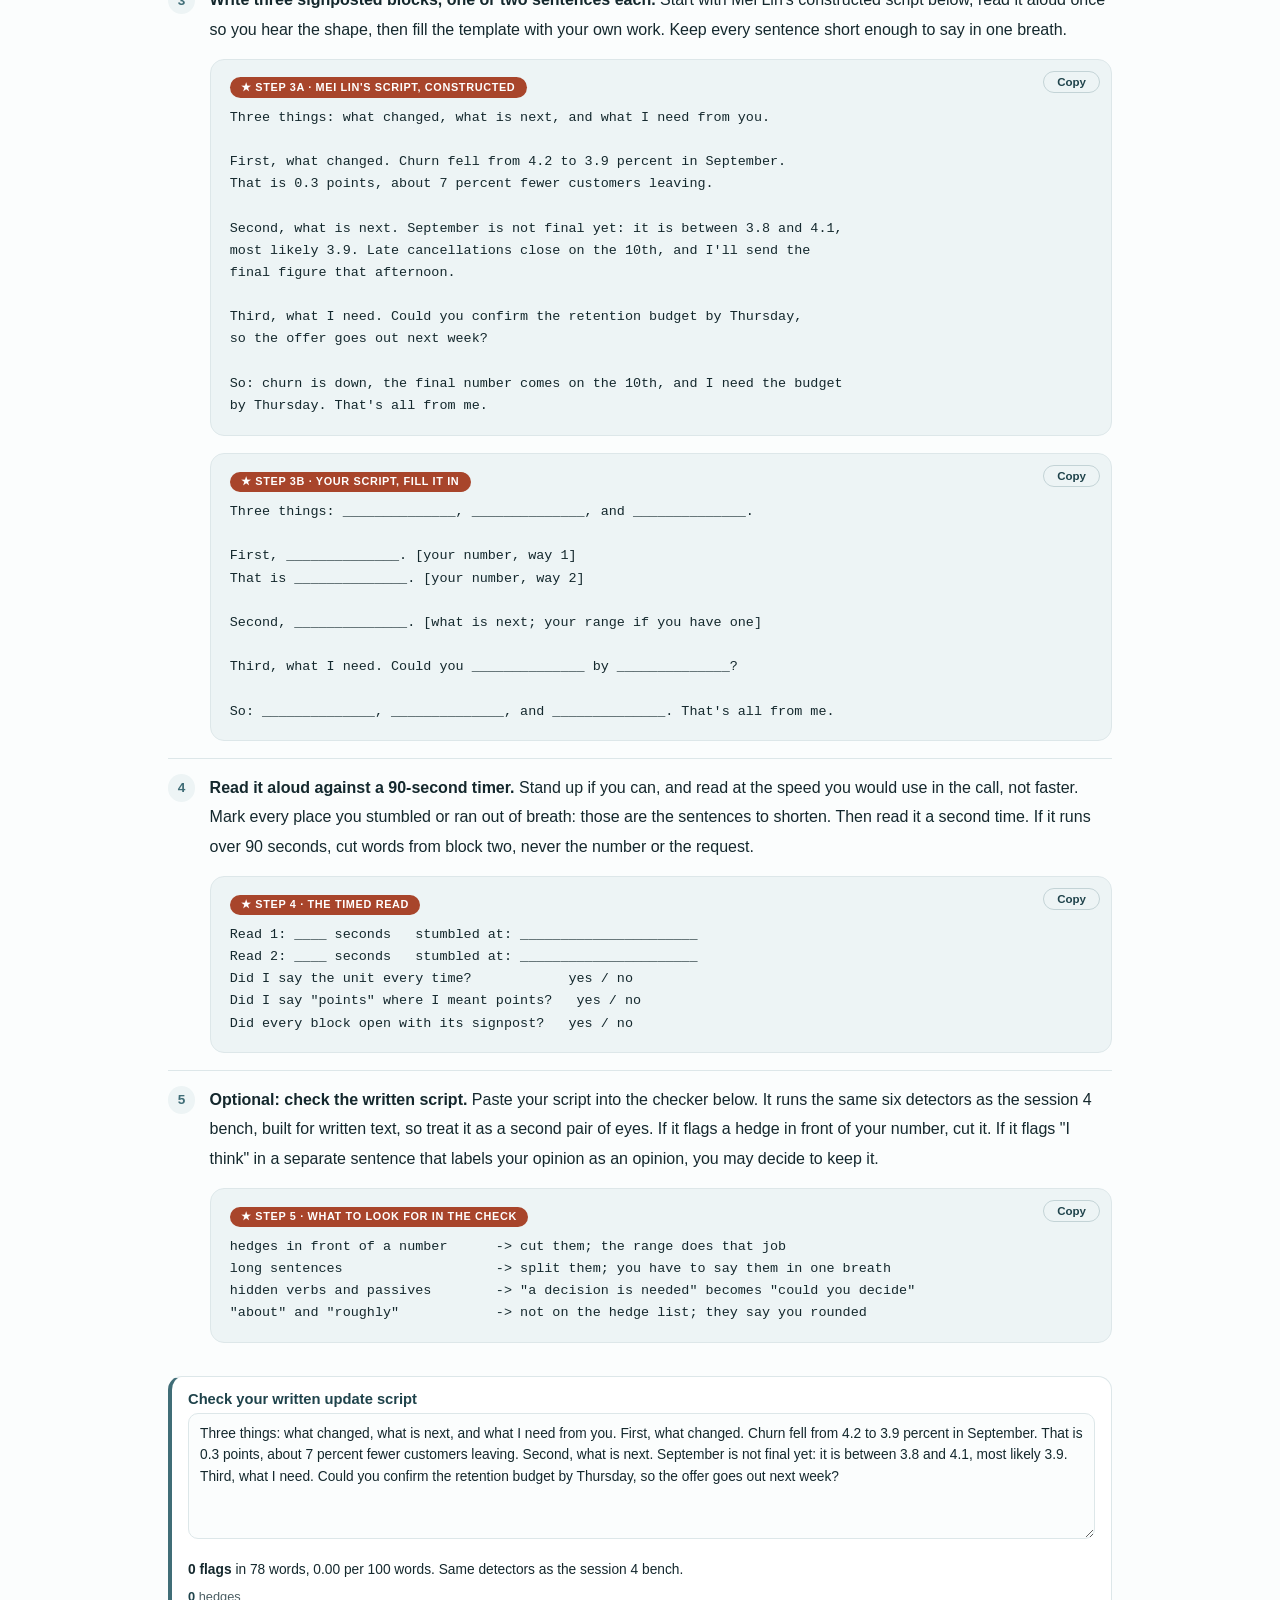
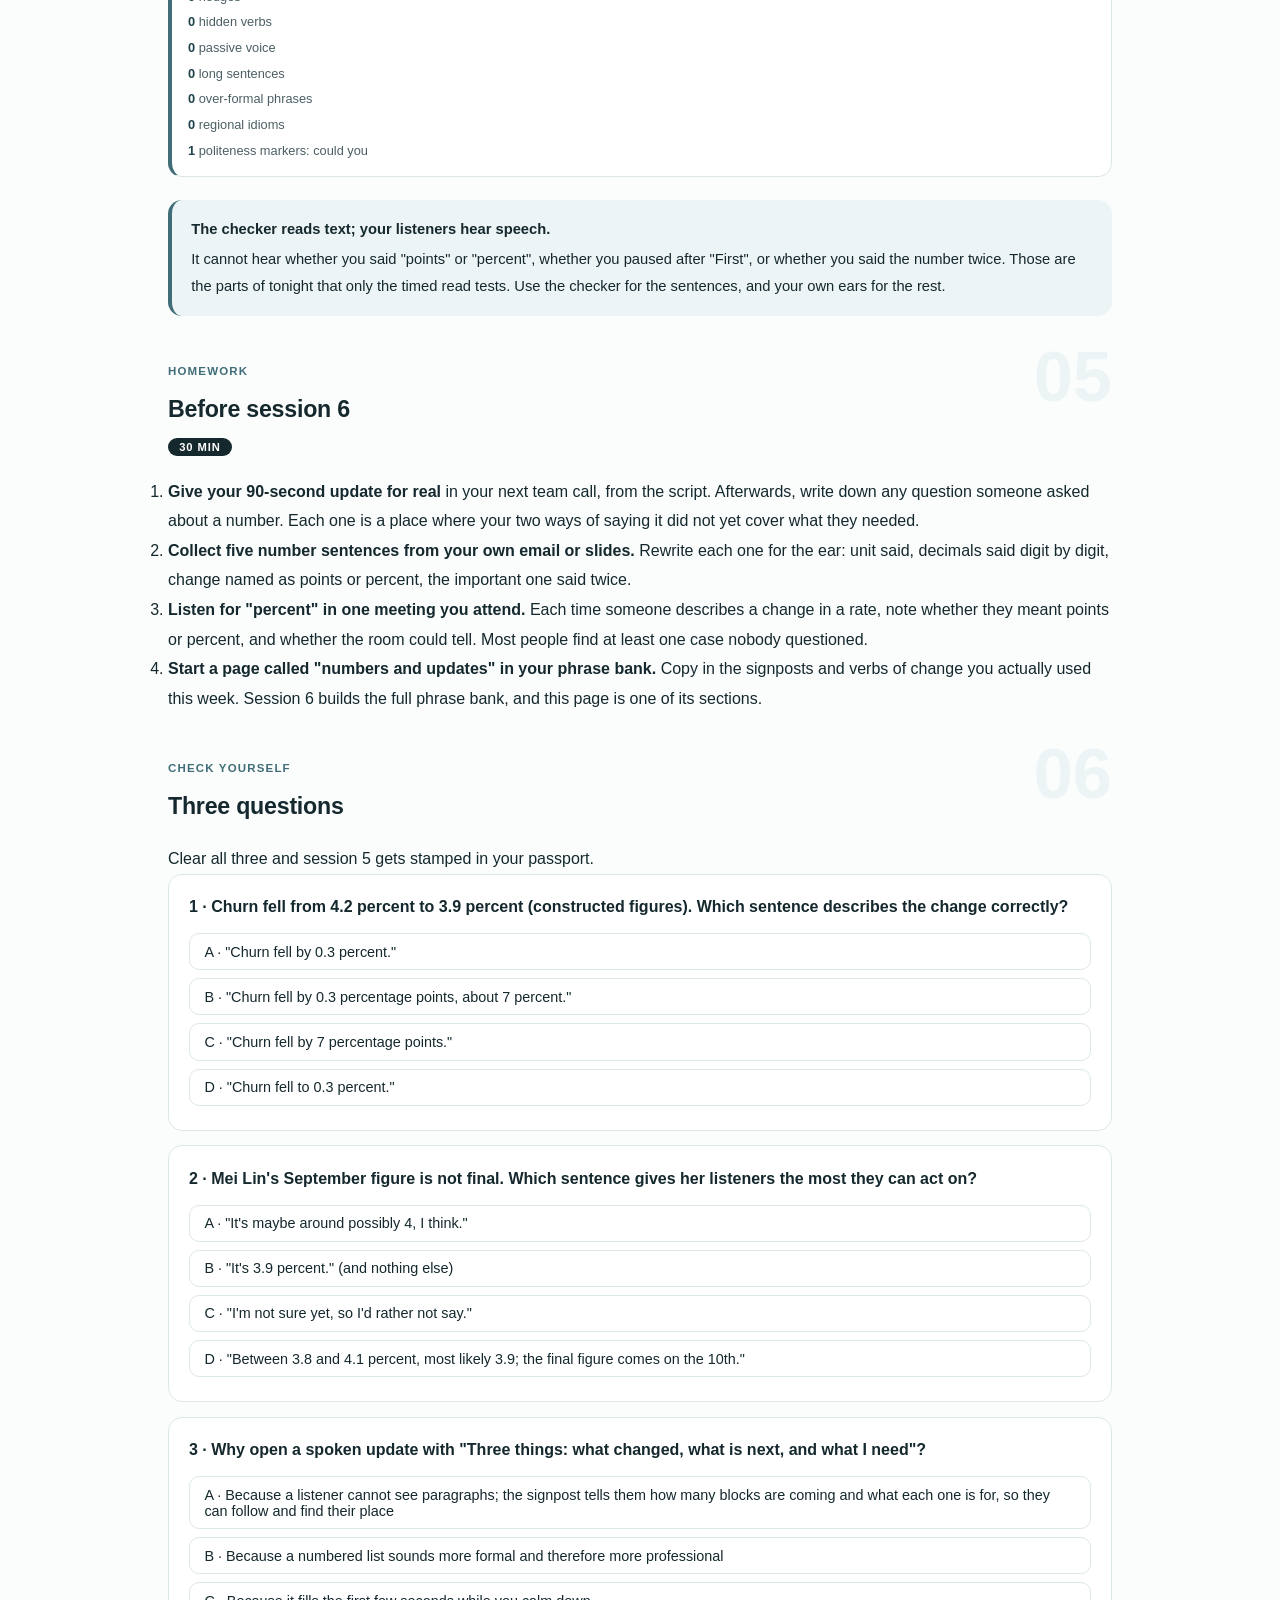
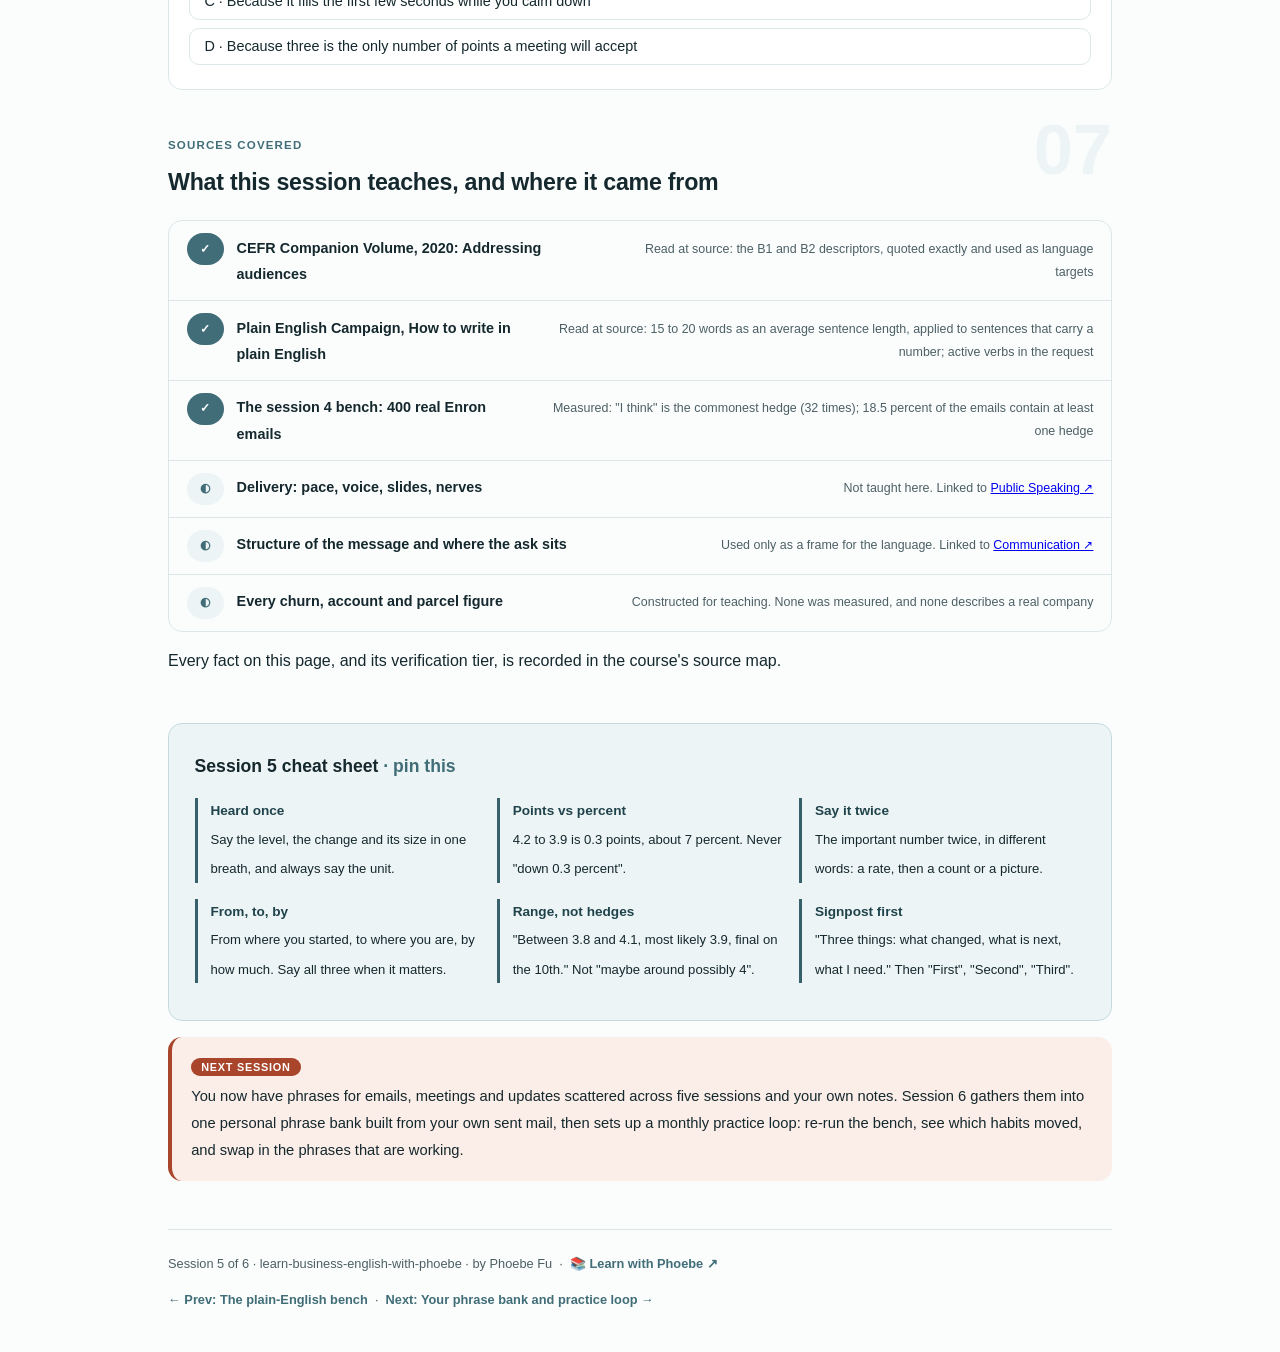
<file: courses/05-numbers-and-updates-out-loud.html>
<!DOCTYPE html>
<html lang="en">
<head>
<meta charset="UTF-8">
<meta name="viewport" content="width=device-width, initial-scale=1.0">
<!-- social:start -->
<meta name="description" content="Session 5 of 6. The English of numbers you say out loud: decimals and percentages that land on one hearing, percentage points versus percent, verbs of change, ranges instead of hedges, and a 90-second spoken status update opened by three signposts.">
<meta property="og:type" content="article">
<meta property="og:site_name" content="Learn with Phoebe">
<meta property="og:title" content="Numbers and updates, out loud - learn business english with phoebe">
<meta property="og:description" content="Session 5 of 6. A room hears a number once. Churn fell from 4.2 to 3.9 percent: that is 0.3 points, and about 7 percent. Say it so all three listeners get the same picture.">
<meta property="og:url" content="https://phoebefu6.github.io/learn-business-english-with-phoebe/courses/05-numbers-and-updates-out-loud.html">
<meta property="og:image" content="https://phoebefu6.github.io/learn-business-english-with-phoebe/assets/og-cover.png">
<meta property="og:image:width" content="1200">
<meta property="og:image:height" content="630">
<meta name="twitter:card" content="summary_large_image">
<meta name="twitter:title" content="Numbers and updates, out loud - learn business english with phoebe">
<meta name="twitter:description" content="Session 5 of 6. Say a number once so it lands, and give a 90-second update a room can follow.">
<meta name="twitter:image" content="https://phoebefu6.github.io/learn-business-english-with-phoebe/assets/og-cover.png">
<!-- social:end -->
<title>Session 5 · Numbers and updates, out loud - learn business english with phoebe</title>
<link rel="stylesheet" href="../assets/style.css?v=21">
</head>
<body>

<div class="toolbar">
  <div class="wrap">
    <span class="crumb"><a href="../index.html">learn-business-english-with-phoebe</a> / Session 5 of 6</span>
    <button class="btn" id="toggle-all" type="button">Expand all</button>
    <button class="btn primary" id="zoom-toggle" type="button">Projector zoom: off</button>
  </div>
</div>

<header class="masthead">
  <div class="wrap">
    <div class="eyebrow">Learn Business English with Phoebe · Session 5 of 6</div>
    <h1>Numbers and updates, <span class="accent">out loud</span></h1>
    <p class="sub">In an email, a reader can look at a number twice. In a call, they hear it once, at your speed, while they are still thinking about the last thing you said. Most of the confusion in a spoken update is not grammar. It is a number that three people heard three different ways, a change described with the wrong small word, or "maybe around possibly 4" where a range would have done the job. Tonight is the English of numbers said aloud: how to say them so they land, how to describe change and uncertainty precisely, and the signpost phrases that turn a 90-second update into something a room can follow.</p>
    <div class="chip-row">
      <span class="chip level">🟠 Hands-on</span>
      <span class="chip audience">Professionals working in a second language</span>
      <span class="chip audience">Bring one number from your week</span>
      <span class="chip time">45 min</span>
    </div>
    <div class="agenda">
      <span class="a1" style="flex:1">0-3 · Welcome</span>
      <span class="a2" style="flex:4">3-18 · Numbers, change, the update</span>
      <span class="a3" style="flex:5">18-40 · Build-along: your 90-second update</span>
      <span class="a4" style="flex:1">40-45 · Q&amp;A</span>
    </div>
  </div>
</header>

<main class="wrap">

  <section class="section" id="intro">
    <div class="section-kicker">
      <span class="klabel">Part 0</span>
      <h2>Where we are</h2>
    </div>
    <p class="lede">Sessions 1 to 4 were mostly about writing, where the reader controls the pace. Tonight the listener does not. The six habits still matter, because a hedge or a 40-word sentence is even harder to follow by ear, but two new things now decide whether you are understood: how you say the numbers, and whether the room knows where you are in the update. Both are language you can practise, and both are small.</p>

    <div class="legend">
      <span class="pill">🎫 Clear all three quiz questions to stamp your passport</span>
      <span class="pill">Live = presented in the 45 minutes</span>
      <span class="pill">Self-study = the full depth, after class</span>
      <span class="pill">★ Build-along = do it on your own email</span>
    </div>

    <div class="callout win">
      <p><strong>★ What you walk out with tonight.</strong> A 90-second spoken update about your own work, scripted and read aloud against a timer: one number said two ways so nobody has to do arithmetic while listening, one honest range in place of a pile of hedges, and three signpost phrases that tell the room what is coming before it comes.</p>
    </div>
  </section>

  <section class="section" id="part-1">
    <div class="section-kicker">
      <span class="klabel">Part 1 · covers saying numbers</span>
      <h2>A room hears a number once</h2>
      <span class="tag concept">6 min live</span>
    </div>
    <p class="lede">A written number waits for the reader. A spoken one is gone by the time the next word arrives, and each listener keeps whatever piece of it they caught. The fix is not to speak more slowly. It is to say the number in a shape that survives one hearing: the level, the change, and the size of the change, in plain words, with the important one said twice.</p>

    <figure class="zoomable">
      <svg viewBox="0 0 880 344" xmlns="http://www.w3.org/2000/svg" role="img" aria-label="A speech bubble on the left says churn is down point three, said once at speed. Three arrows carry it to three listeners. The first hears down 0.3 and asks 0.3 of what: points, percent or accounts. The second hears down 7 percent and pictures a big drop without knowing from where. The third hears down to 3.9 and knows the level but not the change. Below, one sentence gives all three the same picture: churn fell from 4.2 to 3.9 percent; that is 0.3 points, about 7 percent fewer customers leaving. All figures are constructed.">
        <defs>
          <filter id="s5aSk" x="-3%" y="-3%" width="106%" height="106%"><feTurbulence type="fractalNoise" baseFrequency="0.02" numOctaves="2" seed="53" result="n"/><feDisplacementMap in="SourceGraphic" in2="n" scale="2.4" xChannelSelector="R" yChannelSelector="G"/></filter>
          <pattern id="s5aHc" patternUnits="userSpaceOnUse" width="7" height="7" patternTransform="rotate(-38)"><line x1="0" y1="0" x2="0" y2="7" stroke="#406D77" stroke-width="1" opacity=".5"/></pattern>
          <marker id="s5aAr" viewBox="0 0 10 10" refX="9" refY="5" markerWidth="8" markerHeight="8" orient="auto"><path d="M1 1 L9 5 L1 9" fill="none" stroke="#14282D" stroke-width="1.6" stroke-linecap="round"/></marker>
        </defs>
        <style>
          .s5aH { font: 800 12px Inter, sans-serif; fill: #14282D; }
          .s5aL { font: 600 12px Inter, sans-serif; fill: #14282D; }
          .s5aS { font: 400 11px Inter, sans-serif; fill: #4C5F64; }
          .s5aB { font: 800 11px Inter, sans-serif; fill: #7C3019; }
          .s5aN { font: 400 12px Inter, sans-serif; fill: #4C5F64; }
        </style>

        <text class="s5aH" x="40" y="26">ONE NUMBER, SAID ONCE, HEARD THREE WAYS</text>

        <g filter="url(#s5aSk)" fill="none" stroke="#14282D" stroke-width="2" stroke-linecap="round" stroke-linejoin="round">
          <rect x="40" y="56" width="230" height="120" rx="14" transform="rotate(-1.5 155 116)" fill="url(#s5aHc)"/>
          <path d="M90 176 L78 200 L118 177" fill="#FFFFFF"/>
          <path d="M274 100 L334 74" marker-end="url(#s5aAr)"/>
          <path d="M274 116 L334 134" marker-end="url(#s5aAr)"/>
          <path d="M274 132 L334 192" marker-end="url(#s5aAr)"/>
          <rect x="340" y="48" width="500" height="50" rx="6" transform="rotate(0.6 590 73)" fill="#FFFFFF"/>
          <rect x="340" y="108" width="500" height="50" rx="6" transform="rotate(-0.5 590 133)" fill="#FFFFFF"/>
          <rect x="340" y="168" width="500" height="50" rx="6" transform="rotate(0.4 590 193)" fill="#FFFFFF"/>
          <path d="M590 224 L590 240" marker-end="url(#s5aAr)"/>
          <rect x="40" y="246" width="800" height="62" rx="8" transform="rotate(-0.3 440 277)" fill="#FBEDE7" stroke="#A8452B"/>
        </g>

        <rect x="54" y="70" width="202" height="92" fill="#FFFFFF" opacity=".9" rx="6"/>
        <text class="s5aB" x="64" y="90">SAID ONCE, AT SPEED</text>
        <text class="s5aL" x="64" y="114">"So churn is down</text>
        <text class="s5aL" x="64" y="130">point three."</text>
        <text class="s5aS" x="64" y="152">no second chance to read it</text>

        <text class="s5aB" x="356" y="68">LISTENER 1</text>
        <text class="s5aL" x="356" y="86">hears "down 0.3"</text>
        <text class="s5aS" x="560" y="80">0.3 of what? points, percent, accounts?</text>
        <text class="s5aB" x="356" y="128">LISTENER 2</text>
        <text class="s5aL" x="356" y="146">hears "down 7 percent"</text>
        <text class="s5aS" x="560" y="140">pictures a big drop, but from where?</text>
        <text class="s5aB" x="356" y="188">LISTENER 3</text>
        <text class="s5aL" x="356" y="206">hears "down to 3.9"</text>
        <text class="s5aS" x="560" y="200">knows the level, not the change</text>

        <text class="s5aB" x="56" y="268">THE SENTENCE THAT GIVES ALL THREE THE SAME PICTURE</text>
        <text class="s5aL" x="56" y="292">"Churn fell from 4.2 to 3.9 percent. That is 0.3 points, about 7 percent fewer customers leaving."</text>

        <text class="s5aN" x="40" y="332">Constructed figures. Level, change and size in one breath, so nobody does arithmetic while listening.</text>
      </svg>
      <figcaption>🔍 Click to zoom - each listener caught a true piece of the number; only the full sentence gives them the same piece</figcaption>
    </figure>

    <details class="card" open>
      <summary><span class="mode live">Live</span>The running case: Mei Lin's Monday update<span class="mini">2 min</span><span class="caret">▶</span></summary>
      <div class="body">
        <p><strong>Mei Lin Goh</strong> is a data analyst at Harbourline, a logistics company in Singapore. Both are <strong>constructed</strong> for teaching, and so is every number on this page: no figure below was measured anywhere. Every Monday she gives a 90-second churn update in a team call that includes her manager in Singapore and a finance lead in London, also constructed.</p>
        <p>This week's news is good. Monthly churn, the share of customers who cancel in a month, fell from 4.2 percent in August to 3.9 percent in September. Last week she said "churn is down point three", moved on, and spent the next ten minutes answering three different questions about what she meant. Nothing she said was wrong. The room simply heard one number and kept three different parts of it.</p>
      </div>
    </details>

    <details class="card">
      <summary><span class="mode live">Live</span>Say it so it lands the first time<span class="mini">2 min</span><span class="caret">▶</span></summary>
      <div class="body">
        <p>Decimals, large numbers and percentages each have a spoken form, and the spoken form is not always the one your eye reads. Three rules cover most of the trouble:</p>
        <p><strong>Say the digits after the point one by one.</strong> 3.9 is "three point nine". 3.25 is "three point two five", never "three point twenty-five". For a number below one, say the zero: 0.3 is "zero point three" (in British English also "nought point three"). "Point three" on its own is correct, and it is exactly what Listener 1 lost.</p>
        <p><strong>Give large numbers their unit word.</strong> 18,500 is "eighteen thousand five hundred". 1,250,000 is "one point two five million", or, if precision does not matter, "about one and a quarter million". A string of digits ("one two five zero zero zero zero") is how people read phone numbers, not quantities.</p>
        <p><strong>Always say the unit.</strong> "Three point nine" is a number. "Three point nine percent of customers" is a fact. When the listener has to supply the unit, each listener supplies a different one.</p>
        <table class="clean">
          <tr><th>Written</th><th>Say</th><th>Avoid</th></tr>
          <tr><td>3.9%</td><td>"three point nine percent"</td><td>"three point nine" with no unit</td></tr>
          <tr><td>0.3 pp</td><td>"zero point three percentage points", or "a third of a point"</td><td>"point three", "zero point three percent"</td></tr>
          <tr><td>18,500</td><td>"eighteen thousand five hundred"</td><td>"one eight five zero zero"</td></tr>
          <tr><td>3.9% of 8,000</td><td>"about four in every hundred customers, 312 accounts"</td><td>the percentage alone, when people think in accounts</td></tr>
        </table>
        <p>The last row matters for a mixed room. A finance lead may think in percentages, an operations manager in accounts. "About four in every hundred" is a picture; "312 accounts" is a count. Both are the same 3.9 percent of a constructed 8,000-account base.</p>
      </div>
    </details>

    <details class="card">
      <summary><span class="mode live">Live</span>Percentage points versus percent: the one that changes the claim<span class="mini">2 min</span><span class="caret">▶</span></summary>
      <div class="body">
        <p>When a rate changes, there are two honest ways to describe the change, and they produce different numbers:</p>
        <p><strong>In percentage points</strong>, you subtract: 4.2 minus 3.9 is <strong>0.3 percentage points</strong>. This is the absolute change in the rate.</p>
        <p><strong>In percent</strong>, you compare the change with where you started: 0.3 divided by 4.2 is 0.071, so churn fell by <strong>about 7 percent</strong>. This is the relative change.</p>
        <p>Both are true. What is not true is "churn fell by 0.3 percent". That sentence claims churn went from 4.2 to about 4.19, a change nobody would report. It is the commonest numbers slip in spoken English at work, and it comes from saying "percent" where you meant "points". In speech you can shorten "percentage points" to "points" once the rate is clear: "down 0.3 points".</p>
        <p>The safe habit: say the level, then name the kind of change. "From 4.2 to 3.9 percent. That is 0.3 points, about 7 percent." Nobody can mishear that, and nobody has to calculate.</p>
      </div>
    </details>

    <details class="card">
      <summary><span class="mode self">Self-study</span>Rounding out loud, and saying it twice<span class="mini">3 min</span><span class="caret">▶</span></summary>
      <div class="body">
        <p><strong>Round for the ear, keep the precise figure for the slide or the email.</strong> 0.3 divided by 4.2 is 7.14 percent. Said aloud, "seven point one four percent" adds three syllables and no information, so say "about 7 percent". "About", "roughly" and "just under" are not hedges here: they tell the listener exactly what you did, which is round. They are not on the hedge list the session 4 bench uses, and they should not be.</p>
        <p><strong>Round in the honest direction.</strong> 7.1 is "about 7". 6.6 is "about 7" too, but "just under 7" is better, because it tells the listener which side of the round number you are on. When a target is involved ("we need to be under 4 percent"), never round across it: 3.96 is "just under 4", not "4".</p>
        <p><strong>Say the important number twice, in different words.</strong> Repetition in the same words sounds like you lost your place. Repetition in different words gives a second listener a second way in: "3.9 percent, about four in every hundred customers"; "down 0.3 points, about 7 percent"; "24 fewer accounts than August, out of roughly 8,000". The first version serves the people who think in rates, the second the people who think in things.</p>
        <p>The Plain English Campaign recommends an average sentence length of 15 to 20 words for writing. A spoken sentence that carries a number should usually sit at the short end of that, because the listener is holding the number in their head while the rest of the sentence arrives.</p>
      </div>
    </details>

    <div class="callout example">
      <span class="ex-pill">Real world</span>
      <p><strong>The 0.3 that became a budget question.</strong> A constructed scene, and a common one. An analyst says "conversion is up point five" in a quarterly call. The sales director hears half a percent and shrugs. The CFO hears half a percentage point on a 2 percent base, a quarter more conversions, and asks why nobody flagged it. Both heard correctly. One sentence, "from 2 to 2.5 percent, half a point, about a quarter more customers converting", would have given them the same picture before anybody spoke. All figures here are constructed.</p>
    </div>
  </section>

  <section class="section" id="part-2">
    <div class="section-kicker">
      <span class="klabel">Part 2 · covers change and uncertainty</span>
      <h2>Rose, fell, held steady, and how sure you are</h2>
      <span class="tag concept">5 min live</span>
    </div>
    <p class="lede">An update is mostly about change, and English has a small, precise kit for it: a verb that says which way and how far, and three prepositions that say what the number refers to. Uncertainty has a precise kit too. A range with a best guess is information a listener can plan with. A stack of hedges is information only about your nerves.</p>

    <figure class="zoomable">
      <svg viewBox="0 0 880 358" xmlns="http://www.w3.org/2000/svg" role="img" aria-label="Two panels. Left, uncertainty as information: a hand-drawn axis from 3.6 to 4.4 percent, a shaded range from 3.8 to 4.1, a terracotta dot at the most likely value of 3.9, and an open circle for last month at 4.2. Beneath it the way to say it: between 3.8 and 4.1 percent, most likely 3.9, then one line on why it is still moving. Right, a red wrong-way panel: a pile of five tiles reading maybe, around, possibly, I think and roughly 4, which tells the listener the speaker is unsure but never how unsure or why. All figures are constructed.">
        <defs>
          <filter id="s5bSk" x="-3%" y="-3%" width="106%" height="106%"><feTurbulence type="fractalNoise" baseFrequency="0.02" numOctaves="2" seed="67" result="n"/><feDisplacementMap in="SourceGraphic" in2="n" scale="2.4" xChannelSelector="R" yChannelSelector="G"/></filter>
          <pattern id="s5bHc" patternUnits="userSpaceOnUse" width="7" height="7" patternTransform="rotate(-38)"><line x1="0" y1="0" x2="0" y2="7" stroke="#406D77" stroke-width="1" opacity=".5"/></pattern>
          <marker id="s5bAr" viewBox="0 0 10 10" refX="9" refY="5" markerWidth="8" markerHeight="8" orient="auto"><path d="M1 1 L9 5 L1 9" fill="none" stroke="#14282D" stroke-width="1.6" stroke-linecap="round"/></marker>
        </defs>
        <style>
          .s5bH { font: 800 12px Inter, sans-serif; fill: #14282D; }
          .s5bL { font: 600 12px Inter, sans-serif; fill: #14282D; }
          .s5bS { font: 400 11px Inter, sans-serif; fill: #4C5F64; }
          .s5bB { font: 800 11px Inter, sans-serif; fill: #7C3019; }
          .s5bA { font: 700 11px Inter, sans-serif; fill: #406D77; }
          .s5bN { font: 400 12px Inter, sans-serif; fill: #4C5F64; }
        </style>

        <text class="s5bH" x="40" y="26">A RANGE SAYS HOW UNSURE YOU ARE; A HEDGE STACK ONLY SAYS THAT YOU ARE</text>

        <g filter="url(#s5bSk)" fill="none" stroke="#14282D" stroke-width="2" stroke-linecap="round" stroke-linejoin="round">
          <rect x="40" y="44" width="410" height="270" rx="10" transform="rotate(-0.4 245 179)" fill="#FFFFFF"/>
          <rect x="160" y="156" width="120" height="28" rx="4" fill="url(#s5bHc)"/>
          <path d="M80 170 L400 170" stroke-width="2.5"/>
          <path d="M80 164 L80 176 M160 164 L160 176 M240 164 L240 176 M320 164 L320 176 M400 164 L400 176"/>
          <circle cx="200" cy="170" r="8" fill="#A8452B" stroke="#A8452B"/>
          <circle cx="320" cy="170" r="6" fill="#FFFFFF" stroke="#406D77"/>
          <rect x="480" y="44" width="360" height="270" rx="10" transform="rotate(0.4 660 179)" fill="#FEF2F2" stroke="#FCA5A5"/>
          <rect x="516" y="84" width="150" height="30" rx="4" transform="rotate(-3 591 99)" fill="#FFFFFF" stroke="#991B1B"/>
          <rect x="522" y="118" width="150" height="30" rx="4" transform="rotate(2.5 597 133)" fill="#FFFFFF" stroke="#991B1B"/>
          <rect x="512" y="152" width="150" height="30" rx="4" transform="rotate(-2 587 167)" fill="#FFFFFF" stroke="#991B1B"/>
          <rect x="526" y="186" width="150" height="30" rx="4" transform="rotate(3 601 201)" fill="#FFFFFF" stroke="#991B1B"/>
          <rect x="516" y="220" width="150" height="30" rx="4" transform="rotate(-1.5 591 235)" fill="#FFFFFF" stroke="#991B1B"/>
        </g>

        <text class="s5bB" x="56" y="68">UNCERTAINTY AS INFORMATION</text>
        <text class="s5bB" x="200" y="144" text-anchor="middle">most likely 3.9</text>
        <text class="s5bA" x="80" y="200" text-anchor="middle">3.6</text>
        <text class="s5bA" x="160" y="200" text-anchor="middle">3.8</text>
        <text class="s5bA" x="240" y="200" text-anchor="middle">4.0</text>
        <text class="s5bA" x="320" y="200" text-anchor="middle">4.2</text>
        <text class="s5bA" x="400" y="200" text-anchor="middle">4.4</text>
        <text class="s5bS" x="320" y="218" text-anchor="middle">last month</text>
        <text class="s5bS" x="200" y="236" text-anchor="middle">range: 3.8 to 4.1 percent</text>
        <text class="s5bL" x="56" y="270">"Between 3.8 and 4.1 percent, most likely 3.9."</text>
        <text class="s5bS" x="56" y="292">then one line on why it is still moving</text>

        <text class="s5bH" x="496" y="68">THE HEDGE STACK</text>
        <text class="s5bL" x="530" y="104">maybe</text>
        <text class="s5bL" x="536" y="138">around</text>
        <text class="s5bL" x="526" y="172">possibly</text>
        <text class="s5bL" x="540" y="206">I think</text>
        <text class="s5bL" x="530" y="240">roughly 4?</text>
        <text class="s5bS" x="700" y="120">tells them:</text>
        <text class="s5bS" x="700" y="136">you are unsure</text>
        <text class="s5bS" x="700" y="180">never says:</text>
        <text class="s5bS" x="700" y="196">how unsure, or why</text>
        <text class="s5bL" x="496" y="288">"Maybe around possibly 4, I think."</text>

        <text class="s5bN" x="40" y="346">Constructed figures. A range lets the listener plan; a pile of hedges only tells them to worry.</text>
      </svg>
      <figcaption>🔍 Click to zoom - the range is longer to say than "maybe 4", and it is the only one of the two a manager can act on</figcaption>
    </figure>

    <details class="card">
      <summary><span class="mode live">Live</span>Verbs of change, and the three small words<span class="mini">3 min</span><span class="caret">▶</span></summary>
      <div class="body">
        <p>Pick the verb for the direction and the size, then let three prepositions carry the numbers. Each verb below is plain and safe in any office.</p>
        <table class="clean">
          <tr><th>Verb</th><th>Use it for</th><th>Example (constructed)</th></tr>
          <tr><td><strong>rose, increased, went up</strong></td><td>any upward change</td><td>"Late deliveries rose from 2 to 3 percent."</td></tr>
          <tr><td><strong>fell, decreased, went down</strong></td><td>any downward change</td><td>"Churn fell from 4.2 to 3.9 percent."</td></tr>
          <tr><td><strong>edged up, edged down</strong></td><td>a small change, and you want it heard as small</td><td>"Costs edged up by 1 percent."</td></tr>
          <tr><td><strong>held steady, was flat</strong></td><td>no meaningful change</td><td>"Volume held steady at about 18,500 parcels a day."</td></tr>
          <tr><td><strong>doubled, halved</strong></td><td>exactly or almost exactly 2x or 0.5x; say "almost" if it is not</td><td>"Complaints halved, from 60 to 30."</td></tr>
        </table>
        <p><strong>From</strong> is where you started, <strong>to</strong> is where you are, <strong>by</strong> is the size of the change. "Fell <em>to</em> 3.9 percent" and "fell <em>by</em> 3.9 percent" are different claims, and a listener cannot see the preposition you meant. When the number matters, say all three: "fell from 4.2 to 3.9 percent, by 0.3 points".</p>
        <p>Two cautions. Keep dramatic verbs (soared, collapsed, plunged) for changes that deserve them; in a status update they sound like opinion. And "doubled" is a strong word: it invites somebody to check the arithmetic, so be sure before you say it.</p>
      </div>
    </details>

    <details class="card">
      <summary><span class="mode live">Live</span>Uncertainty as information, not as hedging<span class="mini">2 min</span><span class="caret">▶</span></summary>
      <div class="body">
        <p>Mei Lin's September figure is not final: a few late cancellations still arrive in the first week of October. Last week she covered that with "maybe around possibly 4, I think". This week she says:</p>
        <div class="prompt-box good"><span class="label">★ The uncertainty, said as information · constructed</span>September churn is between 3.8 and 4.1 percent, most likely 3.9.
It moves a little until late cancellations close on the 10th.
I'll send the final figure that afternoon.</div>
        <p>That is three things a listener can use: the range, the best guess, and when the uncertainty ends. "Maybe around possibly 4" contains none of them. It sounds more modest and gives the listener less.</p>
        <p>Session 1 called hedges "precautionary words", Gowers's phrase from 1954. A range is the opposite of a precautionary word: it is the precaution itself, stated as a fact. If you are not sure, say how not sure, in numbers.</p>
      </div>
    </details>

    <details class="card">
      <summary><span class="mode self">Self-study</span>One honest hedge is not the habit<span class="mini">2 min</span><span class="caret">▶</span></summary>
      <div class="body">
        <p>None of this means a speaker may never say "I think". In the 400 real business emails behind the session 4 bench, the commonest hedge is exactly "I think": it appears 32 times. 18.5 percent of those emails contain at least one hedge, and they are ordinary, working emails.</p>
        <p>The difference is density and position. "I think the September number will hold" is one honest judgement, clearly labelled as a judgement, after the facts. "I think maybe it is possibly around 4" is four hedges standing in front of a number, and the listener remembers the hedges rather than the number. The session 4 bench counts "I think", "maybe" and "possibly" on the hedge list because it reads written text; in speech the rule of thumb is the same. One hedge that marks an opinion as an opinion is honest. A stack in front of a fact is the habit.</p>
        <p>A useful pair for meetings: say the number as a fact or a range, then, if you have a view, give it its own sentence. "Between 3.8 and 4.1, most likely 3.9. I think it will land at 3.9, because late cancellations have been small all year."</p>
      </div>
    </details>

    <div class="callout example">
      <span class="ex-pill">Real world</span>
      <p><strong>The forecast nobody could plan with.</strong> A constructed scene. An operations lead asks how many parcels to staff for next week. The analyst says "maybe around twenty thousand, possibly more, I'm not sure". The lead staffs for twenty thousand and is short on Thursday. The same uncertainty, said as "between 19,000 and 22,000, most likely 20,000, and Thursday is the risky day", lets the lead put two extra people on Thursday. The analyst knew exactly as much both times. Only the second sentence handed that knowledge over. Figures constructed.</p>
    </div>
  </section>

  <section class="section" id="part-3">
    <div class="section-kicker">
      <span class="klabel">Part 3 · covers the spoken status update</span>
      <h2>Tell the room where you are</h2>
      <span class="tag concept">4 min live</span>
    </div>
    <p class="lede">A reader can see that an email has three paragraphs. A listener cannot see anything. Signpost phrases do the job that headings and paragraph breaks do on a page: they say how many things are coming and which one you are on. They are the cheapest language upgrade in a spoken update, and they cost about two seconds each.</p>

    <figure class="zoomable">
      <svg viewBox="0 0 880 322" xmlns="http://www.w3.org/2000/svg" role="img" aria-label="A 90-second timeline from 0:00 to 1:30. A terracotta banner at 0:00 holds the opening signpost: three things, what changed, what is next, and what I need from you. Below it, three blocks of about 30 seconds each. First, what changed: churn fell from 4.2 to 3.9 percent, 0.3 points, about 7 percent fewer customers leaving. Second, what is next: the September figure is not final, between 3.8 and 4.1, most likely 3.9, final number on the 10th. Third, what I need: could you confirm the retention budget by Thursday so the offer goes out next week. A small stopwatch sits by the title. All figures are constructed.">
        <defs>
          <filter id="s5cSk" x="-3%" y="-3%" width="106%" height="106%"><feTurbulence type="fractalNoise" baseFrequency="0.02" numOctaves="2" seed="79" result="n"/><feDisplacementMap in="SourceGraphic" in2="n" scale="2.4" xChannelSelector="R" yChannelSelector="G"/></filter>
          <pattern id="s5cHc" patternUnits="userSpaceOnUse" width="7" height="7" patternTransform="rotate(-38)"><line x1="0" y1="0" x2="0" y2="7" stroke="#406D77" stroke-width="1" opacity=".5"/></pattern>
          <marker id="s5cAr" viewBox="0 0 10 10" refX="9" refY="5" markerWidth="8" markerHeight="8" orient="auto"><path d="M1 1 L9 5 L1 9" fill="none" stroke="#14282D" stroke-width="1.6" stroke-linecap="round"/></marker>
        </defs>
        <style>
          .s5cH { font: 800 12px Inter, sans-serif; fill: #14282D; }
          .s5cL { font: 600 12px Inter, sans-serif; fill: #14282D; }
          .s5cS { font: 400 11px Inter, sans-serif; fill: #4C5F64; }
          .s5cB { font: 800 11px Inter, sans-serif; fill: #7C3019; }
          .s5cA { font: 700 11px Inter, sans-serif; fill: #406D77; }
          .s5cN { font: 400 12px Inter, sans-serif; fill: #4C5F64; }
        </style>

        <text class="s5cH" x="40" y="26">THE 90-SECOND UPDATE: THREE BLOCKS, EACH OPENED BY A SIGNPOST</text>

        <g filter="url(#s5cSk)" fill="none" stroke="#14282D" stroke-width="2" stroke-linecap="round" stroke-linejoin="round">
          <circle cx="818" cy="22" r="11" fill="#FFFFFF"/>
          <path d="M818 22 L818 15 M818 22 L823 25 M815 8 L821 8"/>
          <rect x="40" y="42" width="800" height="36" rx="8" transform="rotate(-0.3 440 60)" fill="#FBEDE7" stroke="#A8452B"/>
          <rect x="40" y="94" width="255" height="132" rx="8" transform="rotate(-0.8 167 160)" fill="#EDF4F5"/>
          <rect x="312" y="94" width="255" height="132" rx="8" transform="rotate(0.6 439 160)" fill="#FFFFFF"/>
          <rect x="585" y="94" width="255" height="132" rx="8" transform="rotate(-0.5 712 160)" fill="#FFFFFF"/>
          <path d="M40 252 L832 252" marker-end="url(#s5cAr)"/>
          <path d="M40 246 L40 258 M307 246 L307 258 M573 246 L573 258"/>
        </g>

        <text class="s5cL" x="440" y="65" text-anchor="middle">0:00  "Three things: what changed, what is next, and what I need from you."</text>

        <text class="s5cB" x="56" y="116">"FIRST, WHAT CHANGED."</text>
        <text class="s5cL" x="56" y="140">Churn fell from 4.2 to</text>
        <text class="s5cL" x="56" y="156">3.9 percent: 0.3 points,</text>
        <text class="s5cL" x="56" y="172">about 7 percent fewer</text>
        <text class="s5cL" x="56" y="188">customers leaving.</text>
        <text class="s5cS" x="56" y="212">the number, said twice</text>

        <text class="s5cB" x="328" y="116">"SECOND, WHAT IS NEXT."</text>
        <text class="s5cL" x="328" y="140">September is not final:</text>
        <text class="s5cL" x="328" y="156">between 3.8 and 4.1,</text>
        <text class="s5cL" x="328" y="172">most likely 3.9. Final</text>
        <text class="s5cL" x="328" y="188">figure on the 10th.</text>
        <text class="s5cS" x="328" y="212">one range, one date</text>

        <text class="s5cB" x="601" y="116">"THIRD, WHAT I NEED."</text>
        <text class="s5cL" x="601" y="140">Could you confirm the</text>
        <text class="s5cL" x="601" y="156">retention budget by</text>
        <text class="s5cL" x="601" y="172">Thursday, so the offer</text>
        <text class="s5cL" x="601" y="188">goes out next week?</text>
        <text class="s5cS" x="601" y="212">one request, one deadline</text>

        <text class="s5cA" x="40" y="276">0:00</text>
        <text class="s5cA" x="307" y="276" text-anchor="middle">0:30</text>
        <text class="s5cA" x="573" y="276" text-anchor="middle">1:00</text>
        <text class="s5cA" x="840" y="276" text-anchor="end">1:30</text>

        <text class="s5cN" x="40" y="306">Constructed figures. The signpost tells the room where it is, so nobody holds the structure in their head.</text>
      </svg>
      <figcaption>🔍 Click to zoom - the terracotta banner takes about four seconds, and it is what lets a late joiner find their place</figcaption>
    </figure>

    <details class="card">
      <summary><span class="mode live">Live</span>Signpost phrases that work in any office<span class="mini">2 min</span><span class="caret">▶</span></summary>
      <div class="body">
        <p>A signpost is a short phrase that names what is coming or where you are. It carries no content of its own, which is exactly why it helps: the listener spends nothing on it and gains a map.</p>
        <table class="clean">
          <tr><th>Job</th><th>Phrases</th></tr>
          <tr><td><strong>Announce the shape</strong></td><td>"Three things: what changed, what is next, and what I need." · "Two updates and one request."</td></tr>
          <tr><td><strong>Mark each block</strong></td><td>"First, ..." · "Second, ..." · "And third, ..." · "On what is next: ..."</td></tr>
          <tr><td><strong>Flag the headline</strong></td><td>"The headline is ..." · "The one number to remember is ..."</td></tr>
          <tr><td><strong>Hand over the request</strong></td><td>"What I need from you is ..." · "Could you ... by Thursday?"</td></tr>
          <tr><td><strong>Close</strong></td><td>"So: churn is down, the final figure comes on the 10th, and I need the budget by Thursday." · "That's all from me."</td></tr>
        </table>
        <p>Number the blocks out loud even when it feels obvious. "First" and "second" sound plain to you because you wrote the script. To a listener in London at 5pm on a poor line, they are the difference between following and catching up.</p>
      </div>
    </details>

    <details class="card">
      <summary><span class="mode live">Live</span>What the CEFR says a clear speaker does<span class="mini">1 min</span><span class="caret">▶</span></summary>
      <div class="body">
        <p>The Council of Europe's Companion Volume (2020) has a scale called <strong>Addressing audiences</strong>, and its descriptors read like a checklist for a spoken update. At B1, a speaker's presentation is "clear enough to be followed without difficulty most of the time", and they "Can take follow-up questions, but may have to ask for repetition if the delivery is rapid". At B2, the presentation is "clear, systematically developed", "with highlighting of significant points".</p>
        <p>Read those as language targets, not as grades. "Systematically developed" is what signposts give you. "Highlighting of significant points" is saying the important number twice. And the B1 note about asking for repetition is worth turning round: if you are the speaker, saying the key number twice is how you spare your listeners from having to ask.</p>
      </div>
    </details>

    <details class="card">
      <summary><span class="mode self">Self-study</span>What this Part does not teach: delivery and structure<span class="mini">1 min</span><span class="caret">▶</span></summary>
      <div class="body">
        <p>Everything above is about words: which phrases, which verbs, which small words around a number. Two neighbouring skills are deliberately left to the places that teach them properly.</p>
        <p><strong>Delivery</strong>, meaning pace, voice, pauses, slides and nerves, lives in <a href="https://phoebefu6.github.io/learn-public-speaking-with-phoebe/">Public Speaking ↗</a>. <strong>Structure</strong>, meaning what goes first, where the ask sits, and how to give bad news, lives in <a href="https://phoebefu6.github.io/learn-communication-with-phoebe/">Communication ↗</a>. The three-block shape on this page is used as a frame to practise the language inside it, not as a theory of how to structure a message.</p>
      </div>
    </details>

    <div class="callout example">
      <span class="ex-pill">Real world</span>
      <p><strong>The update that was all in the last ten seconds.</strong> A constructed scene. A project manager talks for two minutes about vendor delays, testing, and a holiday, then says "so, yeah, we might need sign-off on the extra week". Half the call has stopped listening by then. The same content, opened with "Two things and one request: the delay, the new date, and a sign-off I need today", gets the sign-off in the call. Nothing about the facts changed. The listeners were told what to listen for.</p>
    </div>
  </section>

  <section class="section" id="demo-1">
    <div class="section-kicker">
      <span class="klabel">Build-along</span>
      <h2>Script and say your 90-second update</h2>
      <span class="tag demo">★ 22 min · everyone builds</span>
    </div>
    <p class="lede">You will write a spoken update about your own work and read it aloud against a timer. Writing a script for 90 seconds of speech can feel excessive. It is not: the script is where you choose the number's two forms and the range before you are under pressure, and after three or four weeks you stop needing it, because the shape has become a habit.</p>

    <figure class="zoomable">
      <svg viewBox="0 0 880 314" xmlns="http://www.w3.org/2000/svg" role="img" aria-label="An index card with Mei Lin's constructed script: three things, what changed, what is next, what I need; churn fell from 4.2 to 3.9 percent; that is 0.3 points, about 7 percent fewer leaving; final figure on the 10th, between 3.8 and 4.1; could you confirm the budget by Thursday. A terracotta bracket marks the two lines that say the number twice. Arrows point from three notes, said twice, one range and one ask, to the matching lines. A stopwatch on the right reads 90 seconds.">
        <defs>
          <filter id="s5dSk" x="-3%" y="-3%" width="106%" height="106%"><feTurbulence type="fractalNoise" baseFrequency="0.02" numOctaves="2" seed="83" result="n"/><feDisplacementMap in="SourceGraphic" in2="n" scale="2.4" xChannelSelector="R" yChannelSelector="G"/></filter>
          <pattern id="s5dHc" patternUnits="userSpaceOnUse" width="7" height="7" patternTransform="rotate(-38)"><line x1="0" y1="0" x2="0" y2="7" stroke="#406D77" stroke-width="1" opacity=".5"/></pattern>
          <marker id="s5dAr" viewBox="0 0 10 10" refX="9" refY="5" markerWidth="8" markerHeight="8" orient="auto"><path d="M1 1 L9 5 L1 9" fill="none" stroke="#14282D" stroke-width="1.6" stroke-linecap="round"/></marker>
        </defs>
        <style>
          .s5dH { font: 800 12px Inter, sans-serif; fill: #14282D; }
          .s5dL { font: 600 12px Inter, sans-serif; fill: #14282D; }
          .s5dS { font: 400 11px Inter, sans-serif; fill: #4C5F64; }
          .s5dB { font: 800 11px Inter, sans-serif; fill: #7C3019; }
          .s5dA { font: 700 11px Inter, sans-serif; fill: #406D77; }
          .s5dV { font: 800 18px Inter, sans-serif; fill: #1F434B; }
          .s5dN { font: 400 12px Inter, sans-serif; fill: #4C5F64; }
        </style>

        <text class="s5dH" x="40" y="26">THE SCRIPT CARD: ONE NUMBER SAID TWICE, ONE RANGE, ONE ASK</text>

        <g filter="url(#s5dSk)" fill="none" stroke="#14282D" stroke-width="2" stroke-linecap="round" stroke-linejoin="round">
          <rect x="40" y="42" width="520" height="230" rx="6" transform="rotate(-0.6 300 157)" fill="#FFFFFF"/>
          <path d="M60 80 L540 80" stroke="#C3D3D6"/>
          <rect x="56" y="112" width="440" height="40" rx="4" fill="#FBEDE7" stroke="#FBEDE7"/>
          <path d="M52 112 L46 112 L46 152 L52 152" stroke="#A8452B" stroke-width="3"/>
          <path d="M596 136 L566 136" marker-end="url(#s5dAr)"/>
          <path d="M596 172 L566 172" marker-end="url(#s5dAr)"/>
          <path d="M596 200 L566 200" marker-end="url(#s5dAr)"/>
          <circle cx="780" cy="120" r="34" fill="#EDF4F5"/>
          <path d="M780 120 L780 96 M780 120 L796 130 M772 80 L788 80 M780 80 L780 86"/>
        </g>

        <text class="s5dB" x="60" y="70">MEI LIN'S SCRIPT CARD · CONSTRUCTED</text>
        <text class="s5dL" x="60" y="100">"Three things: what changed, what is next, what I need."</text>
        <text class="s5dL" x="60" y="128">"Churn fell from 4.2 to 3.9 percent."</text>
        <text class="s5dL" x="60" y="146">"That is 0.3 points, about 7 percent fewer leaving."</text>
        <text class="s5dL" x="60" y="176">"Final figure on the 10th: between 3.8 and 4.1."</text>
        <text class="s5dL" x="60" y="204">"Could you confirm the budget by Thursday?"</text>
        <text class="s5dS" x="60" y="250">read aloud, 90 seconds, then cut whatever you stumbled on</text>

        <text class="s5dB" x="604" y="132">SAID TWICE</text>
        <text class="s5dS" x="604" y="146">level, then change</text>
        <text class="s5dB" x="604" y="176">ONE RANGE</text>
        <text class="s5dB" x="604" y="204">ONE ASK</text>
        <text class="s5dV" x="780" y="182" text-anchor="middle">90 s</text>

        <text class="s5dN" x="40" y="298">Write the number two ways before you speak, so the second way is ready when someone looks puzzled.</text>
      </svg>
      <figcaption>🔍 Click to zoom - the terracotta lines are the whole trick: the same number, once as a level and once as a change</figcaption>
    </figure>

    <div class="steps">
      <div class="step">
        <p><strong>Pick one number from your week, and write it two ways.</strong> One number only: the one your manager would ask about first. Write it as a level and as a change, or as points and as percent, or as an absolute count and as a relative change. Check the arithmetic now, on paper, so you never do it out loud.</p>
        <div class="prompt-box good"><span class="label">★ Step 1 · one number, two ways</span>The number: ______________________ (what it measures)
Last period: ______   This period: ______
Way 1 (level and change in points):  "from ____ to ____, that is ____ points"
Way 2 (relative, or a count):        "about ____ percent" / "____ fewer ____"
Mei Lin, constructed: "from 4.2 to 3.9 percent, 0.3 points, about 7 percent"</div>
      </div>
      <div class="step">
        <p><strong>Add one range, if anything is still moving.</strong> If your number is final, skip this. If it is not, write the range, your best guess, and when the uncertainty ends. Then read the sentence and delete any "maybe", "possibly" or "I think" that crept in front of it.</p>
        <div class="prompt-box good"><span class="label">★ Step 2 · the range, said as information</span>"Between ____ and ____, most likely ____."
"It moves until ______________; I'll send the final figure on ______."

Delete if present in front of the number:  maybe · possibly · around possibly · I think</div>
      </div>
      <div class="step">
        <p><strong>Write three signposted blocks, one or two sentences each.</strong> Start with Mei Lin's constructed script below, read it aloud once so you hear the shape, then fill the template with your own work. Keep every sentence short enough to say in one breath.</p>
        <div class="prompt-box good"><span class="label">★ Step 3a · Mei Lin's script, constructed</span>Three things: what changed, what is next, and what I need from you.

First, what changed. Churn fell from 4.2 to 3.9 percent in September.
That is 0.3 points, about 7 percent fewer customers leaving.

Second, what is next. September is not final yet: it is between 3.8 and 4.1,
most likely 3.9. Late cancellations close on the 10th, and I'll send the
final figure that afternoon.

Third, what I need. Could you confirm the retention budget by Thursday,
so the offer goes out next week?

So: churn is down, the final number comes on the 10th, and I need the budget
by Thursday. That's all from me.</div>
        <div class="prompt-box good"><span class="label">★ Step 3b · your script, fill it in</span>Three things: ______________, ______________, and ______________.

First, ______________. [your number, way 1]
That is ______________. [your number, way 2]

Second, ______________. [what is next; your range if you have one]

Third, what I need. Could you ______________ by ______________?

So: ______________, ______________, and ______________. That's all from me.</div>
      </div>
      <div class="step">
        <p><strong>Read it aloud against a 90-second timer.</strong> Stand up if you can, and read at the speed you would use in the call, not faster. Mark every place you stumbled or ran out of breath: those are the sentences to shorten. Then read it a second time. If it runs over 90 seconds, cut words from block two, never the number or the request.</p>
        <div class="prompt-box good"><span class="label">★ Step 4 · the timed read</span>Read 1: ____ seconds   stumbled at: ______________________
Read 2: ____ seconds   stumbled at: ______________________
Did I say the unit every time?            yes / no
Did I say "points" where I meant points?   yes / no
Did every block open with its signpost?   yes / no</div>
      </div>
      <div class="step">
        <p><strong>Optional: check the written script.</strong> Paste your script into the checker below. It runs the same six detectors as the session 4 bench, built for written text, so treat it as a second pair of eyes. If it flags a hedge in front of your number, cut it. If it flags "I think" in a separate sentence that labels your opinion as an opinion, you may decide to keep it.</p>
        <div class="prompt-box good"><span class="label">★ Step 5 · what to look for in the check</span>hedges in front of a number      -&gt; cut them; the range does that job
long sentences                   -&gt; split them; you have to say them in one breath
hidden verbs and passives        -&gt; "a decision is needed" becomes "could you decide"
"about" and "roughly"            -&gt; not on the hedge list; they say you rounded</div>
      </div>
    </div>

    <div class="pe-mini" data-title="Check your written update script" data-seed="Three things: what changed, what is next, and what I need from you. First, what changed. Churn fell from 4.2 to 3.9 percent in September. That is 0.3 points, about 7 percent fewer customers leaving. Second, what is next. September is not final yet: it is between 3.8 and 4.1, most likely 3.9. Third, what I need. Could you confirm the retention budget by Thursday, so the offer goes out next week?"></div>

    <div class="callout tip">
      <p><strong>The checker reads text; your listeners hear speech.</strong> It cannot hear whether you said "points" or "percent", whether you paused after "First", or whether you said the number twice. Those are the parts of tonight that only the timed read tests. Use the checker for the sentences, and your own ears for the rest.</p>
    </div>
  </section>

  <section class="section" id="exercise">
    <div class="section-kicker">
      <span class="klabel">Homework</span>
      <h2>Before session 6</h2>
      <span class="tag exercise">30 min</span>
    </div>
    <ol>
      <li><strong>Give your 90-second update for real</strong> in your next team call, from the script. Afterwards, write down any question someone asked about a number. Each one is a place where your two ways of saying it did not yet cover what they needed.</li>
      <li><strong>Collect five number sentences from your own email or slides.</strong> Rewrite each one for the ear: unit said, decimals said digit by digit, change named as points or percent, the important one said twice.</li>
      <li><strong>Listen for "percent" in one meeting you attend.</strong> Each time someone describes a change in a rate, note whether they meant points or percent, and whether the room could tell. Most people find at least one case nobody questioned.</li>
      <li><strong>Start a page called "numbers and updates" in your phrase bank.</strong> Copy in the signposts and verbs of change you actually used this week. Session 6 builds the full phrase bank, and this page is one of its sections.</li>
    </ol>
  </section>

  <section class="section" id="quiz">
    <div class="section-kicker">
      <span class="klabel">Check yourself</span>
      <h2>Three questions</h2>
    </div>
    <p>Clear all three and session 5 gets stamped in your passport.</p>

    <div class="quiz-q" data-answer="1">
      <p class="qtext">1 · Churn fell from 4.2 percent to 3.9 percent (constructed figures). Which sentence describes the change correctly?</p>
      <button class="qopt" type="button">A · "Churn fell by 0.3 percent."</button>
      <button class="qopt" type="button">B · "Churn fell by 0.3 percentage points, about 7 percent."</button>
      <button class="qopt" type="button">C · "Churn fell by 7 percentage points."</button>
      <button class="qopt" type="button">D · "Churn fell to 0.3 percent."</button>
      <p class="qwhy">4.2 minus 3.9 is 0.3 percentage points, the absolute change. 0.3 divided by 4.2 is about 7 percent, the relative change. A would mean churn moved from 4.2 to about 4.19; C mixes the two kinds of change; D confuses "to" with "by".</p>
    </div>

    <div class="quiz-q" data-answer="3">
      <p class="qtext">2 · Mei Lin's September figure is not final. Which sentence gives her listeners the most they can act on?</p>
      <button class="qopt" type="button">A · "It's maybe around possibly 4, I think."</button>
      <button class="qopt" type="button">B · "It's 3.9 percent." (and nothing else)</button>
      <button class="qopt" type="button">C · "I'm not sure yet, so I'd rather not say."</button>
      <button class="qopt" type="button">D · "Between 3.8 and 4.1 percent, most likely 3.9; the final figure comes on the 10th."</button>
      <p class="qwhy">A range, a best guess and the date the uncertainty ends are all information. A is a hedge stack that says only that she is unsure. B hides real uncertainty. C withholds what she does know. Being honest about uncertainty means saying how big it is.</p>
    </div>

    <div class="quiz-q" data-answer="0">
      <p class="qtext">3 · Why open a spoken update with "Three things: what changed, what is next, and what I need"?</p>
      <button class="qopt" type="button">A · Because a listener cannot see paragraphs; the signpost tells them how many blocks are coming and what each one is for, so they can follow and find their place</button>
      <button class="qopt" type="button">B · Because a numbered list sounds more formal and therefore more professional</button>
      <button class="qopt" type="button">C · Because it fills the first few seconds while you calm down</button>
      <button class="qopt" type="button">D · Because three is the only number of points a meeting will accept</button>
      <p class="qwhy">Signposts do for a listener what headings do for a reader. The CEFR's B2 description of addressing audiences asks for a presentation that is "systematically developed", "with highlighting of significant points", and signposts are the language that does that. Formality and nerves are not the reason, and there is nothing special about three.</p>
    </div>

    <p class="quiz-score"></p>
  </section>

  <section class="section" id="official">
    <div class="section-kicker">
      <span class="klabel">Sources covered</span>
      <h2>What this session teaches, and where it came from</h2>
    </div>
    <div class="covered">
      <div class="covered-row"><span class="status pill solid">✓</span><span class="name">CEFR Companion Volume, 2020: Addressing audiences</span><span class="note">Read at source: the B1 and B2 descriptors, quoted exactly and used as language targets</span></div>
      <div class="covered-row"><span class="status pill solid">✓</span><span class="name">Plain English Campaign, How to write in plain English</span><span class="note">Read at source: 15 to 20 words as an average sentence length, applied to sentences that carry a number; active verbs in the request</span></div>
      <div class="covered-row"><span class="status pill solid">✓</span><span class="name">The session 4 bench: 400 real Enron emails</span><span class="note">Measured: "I think" is the commonest hedge (32 times); 18.5 percent of the emails contain at least one hedge</span></div>
      <div class="covered-row"><span class="status pill light">◐</span><span class="name">Delivery: pace, voice, slides, nerves</span><span class="note">Not taught here. Linked to <a href="https://phoebefu6.github.io/learn-public-speaking-with-phoebe/">Public Speaking ↗</a></span></div>
      <div class="covered-row"><span class="status pill light">◐</span><span class="name">Structure of the message and where the ask sits</span><span class="note">Used only as a frame for the language. Linked to <a href="https://phoebefu6.github.io/learn-communication-with-phoebe/">Communication ↗</a></span></div>
      <div class="covered-row"><span class="status pill light">◐</span><span class="name">Every churn, account and parcel figure</span><span class="note">Constructed for teaching. None was measured, and none describes a real company</span></div>
    </div>
    <p class="mono" style="margin-top:14px">Every fact on this page, and its verification tier, is recorded in the course's source map.</p>
  </section>

  <section class="cheat" id="cheatsheet">
    <h3>Session 5 cheat sheet <span>· pin this</span></h3>
    <div class="grid-2">
      <div class="cheat-item"><b>Heard once</b><span>Say the level, the change and its size in one breath, and always say the unit.</span></div>
      <div class="cheat-item"><b>Points vs percent</b><span>4.2 to 3.9 is 0.3 points, about 7 percent. Never "down 0.3 percent".</span></div>
      <div class="cheat-item"><b>Say it twice</b><span>The important number twice, in different words: a rate, then a count or a picture.</span></div>
      <div class="cheat-item"><b>From, to, by</b><span>From where you started, to where you are, by how much. Say all three when it matters.</span></div>
      <div class="cheat-item"><b>Range, not hedges</b><span>"Between 3.8 and 4.1, most likely 3.9, final on the 10th." Not "maybe around possibly 4".</span></div>
      <div class="cheat-item"><b>Signpost first</b><span>"Three things: what changed, what is next, what I need." Then "First", "Second", "Third".</span></div>
    </div>
  </section>

  <div class="callout next">
    <span class="nx-pill">Next session</span>
    <p>You now have phrases for emails, meetings and updates scattered across five sessions and your own notes. Session 6 gathers them into one personal phrase bank built from your own sent mail, then sets up a monthly practice loop: re-run the bench, see which habits moved, and swap in the phrases that are working.</p>
  </div>

  <footer class="pagefoot">
    <span>Session 5 of 6 · learn-business-english-with-phoebe · by Phoebe Fu &nbsp;·&nbsp; 📚 <a href="https://phoebefu6.github.io/learn-with-phoebe/">Learn with Phoebe ↗</a></span>
    <span><a href="04-the-plain-english-bench.html">← Prev: The plain-English bench</a> &nbsp;·&nbsp; <a href="06-your-phrase-bank.html">Next: Your phrase bank and practice loop →</a></span>
  </footer>

</main>

<script src="../assets/plain-core.js?v=1"></script>
<script src="../assets/plain-live.js?v=4"></script>
<script src="../assets/app.js?v=19"></script>
</body>
</html>
</file>
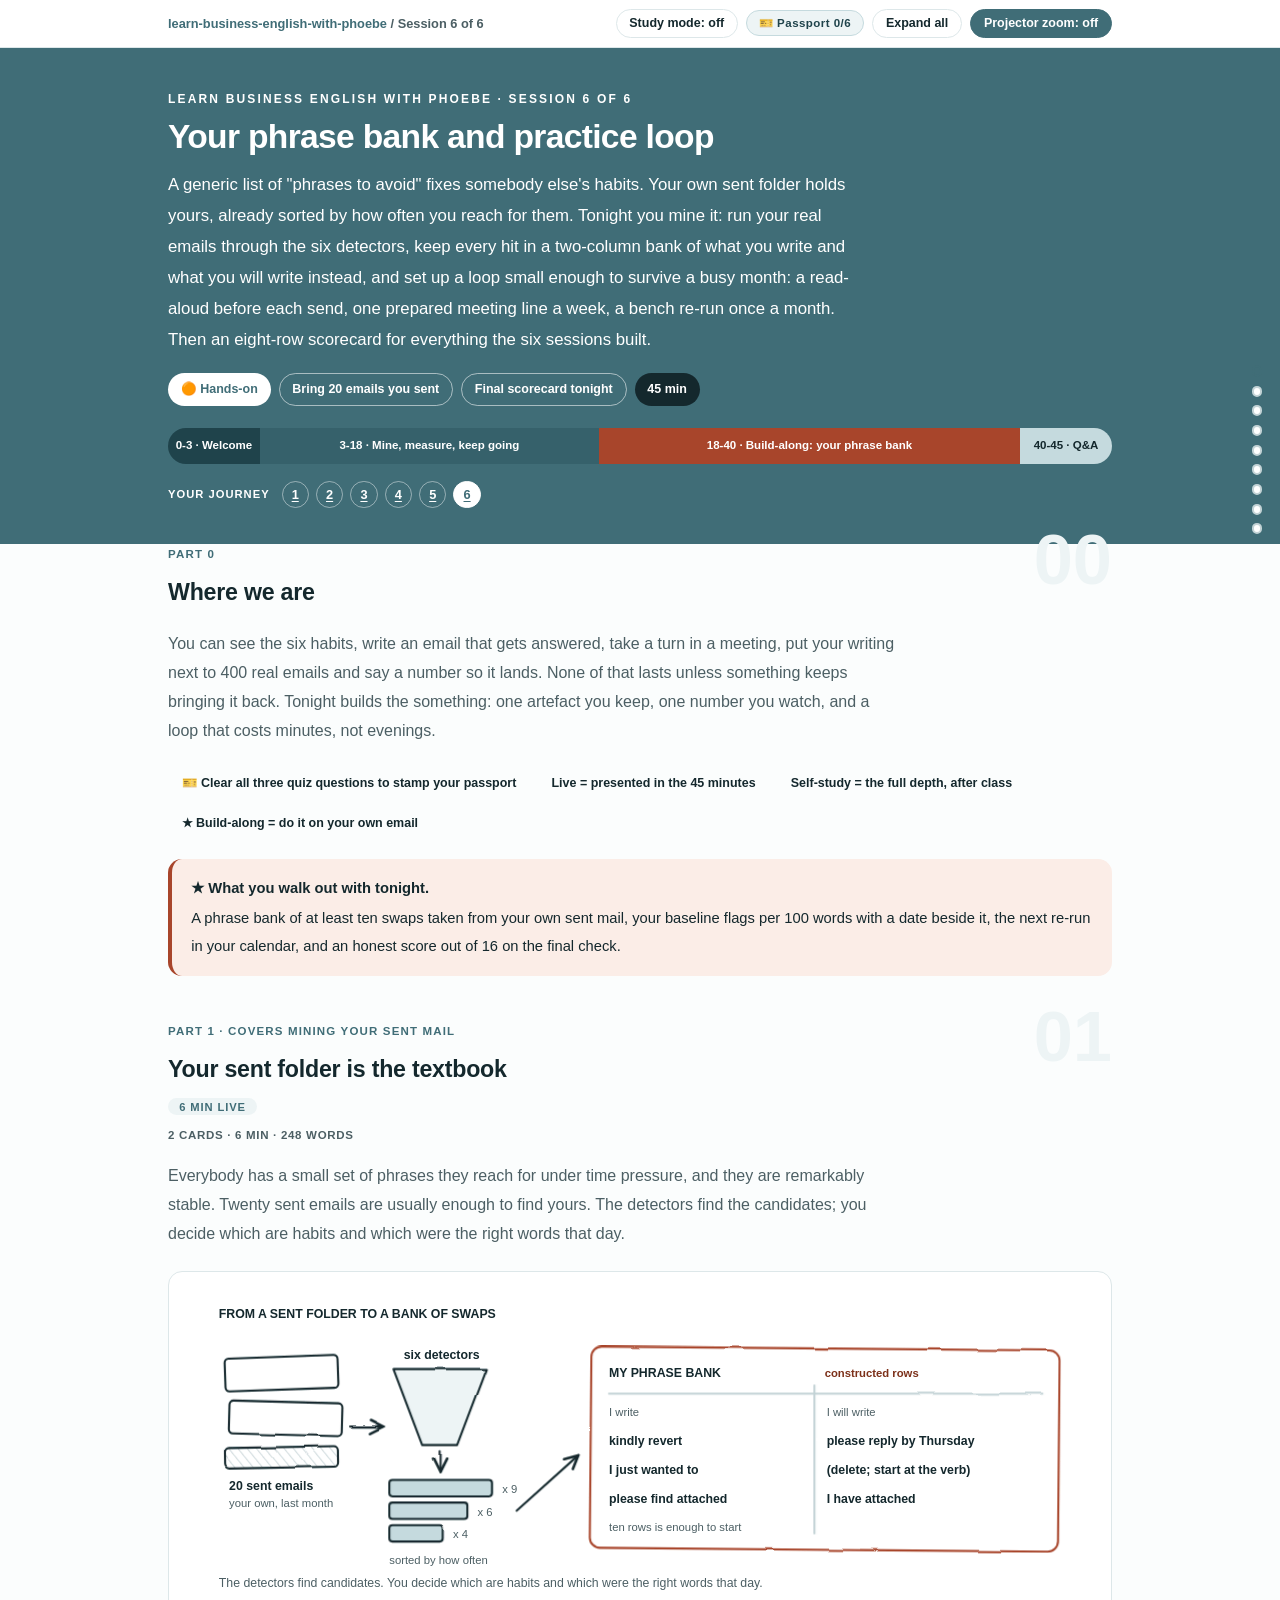
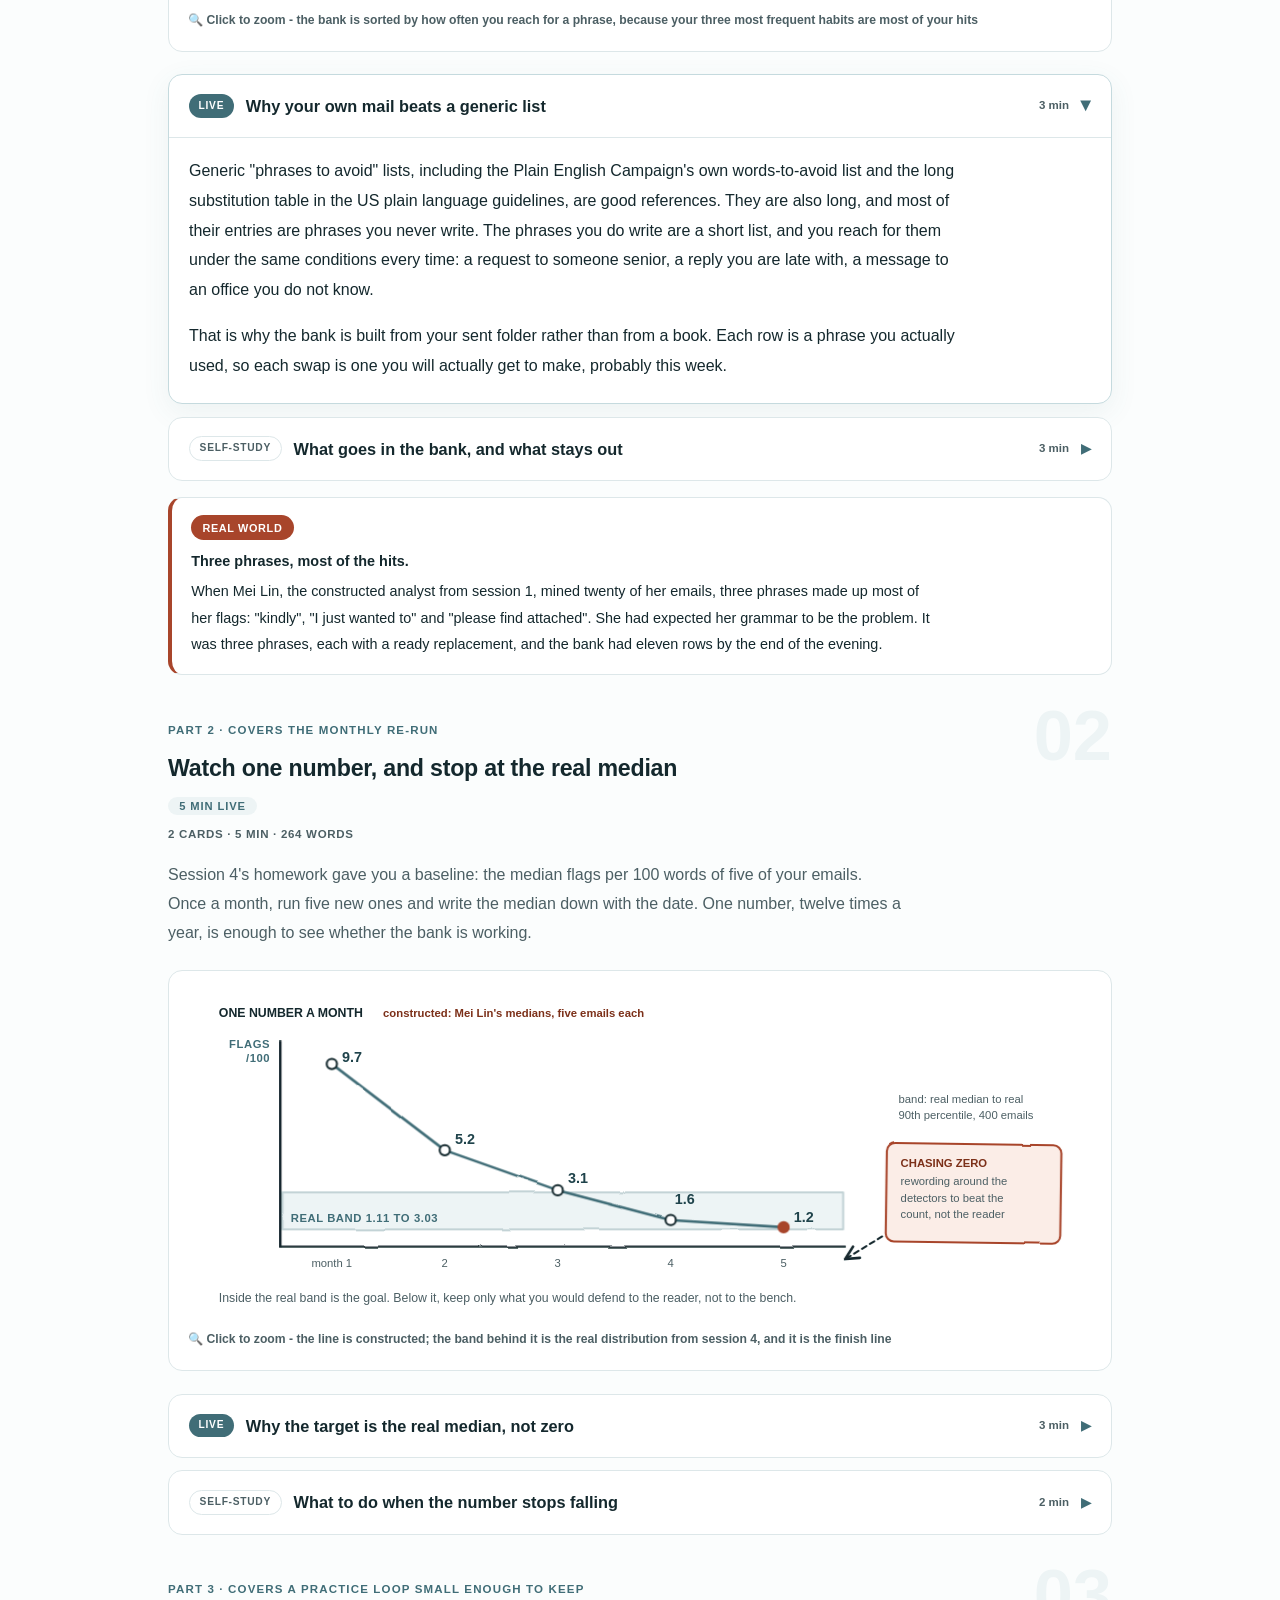
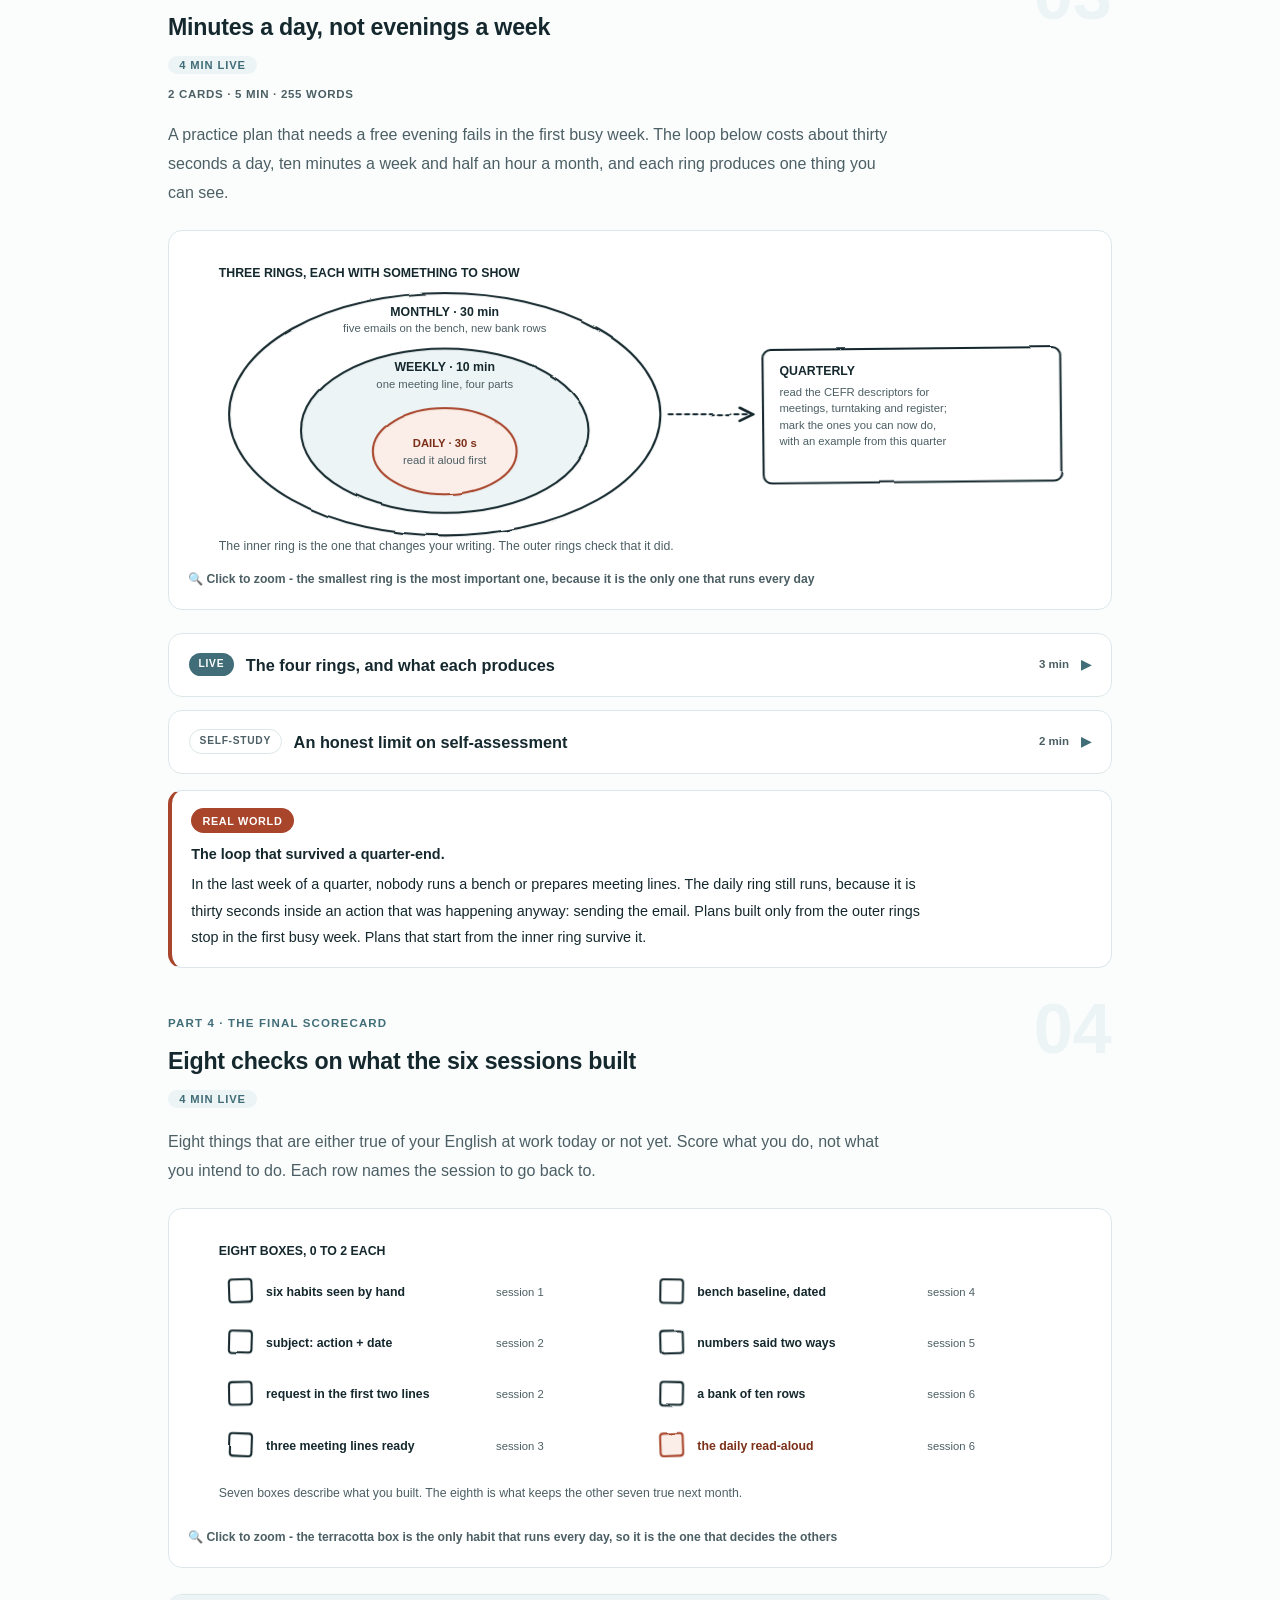
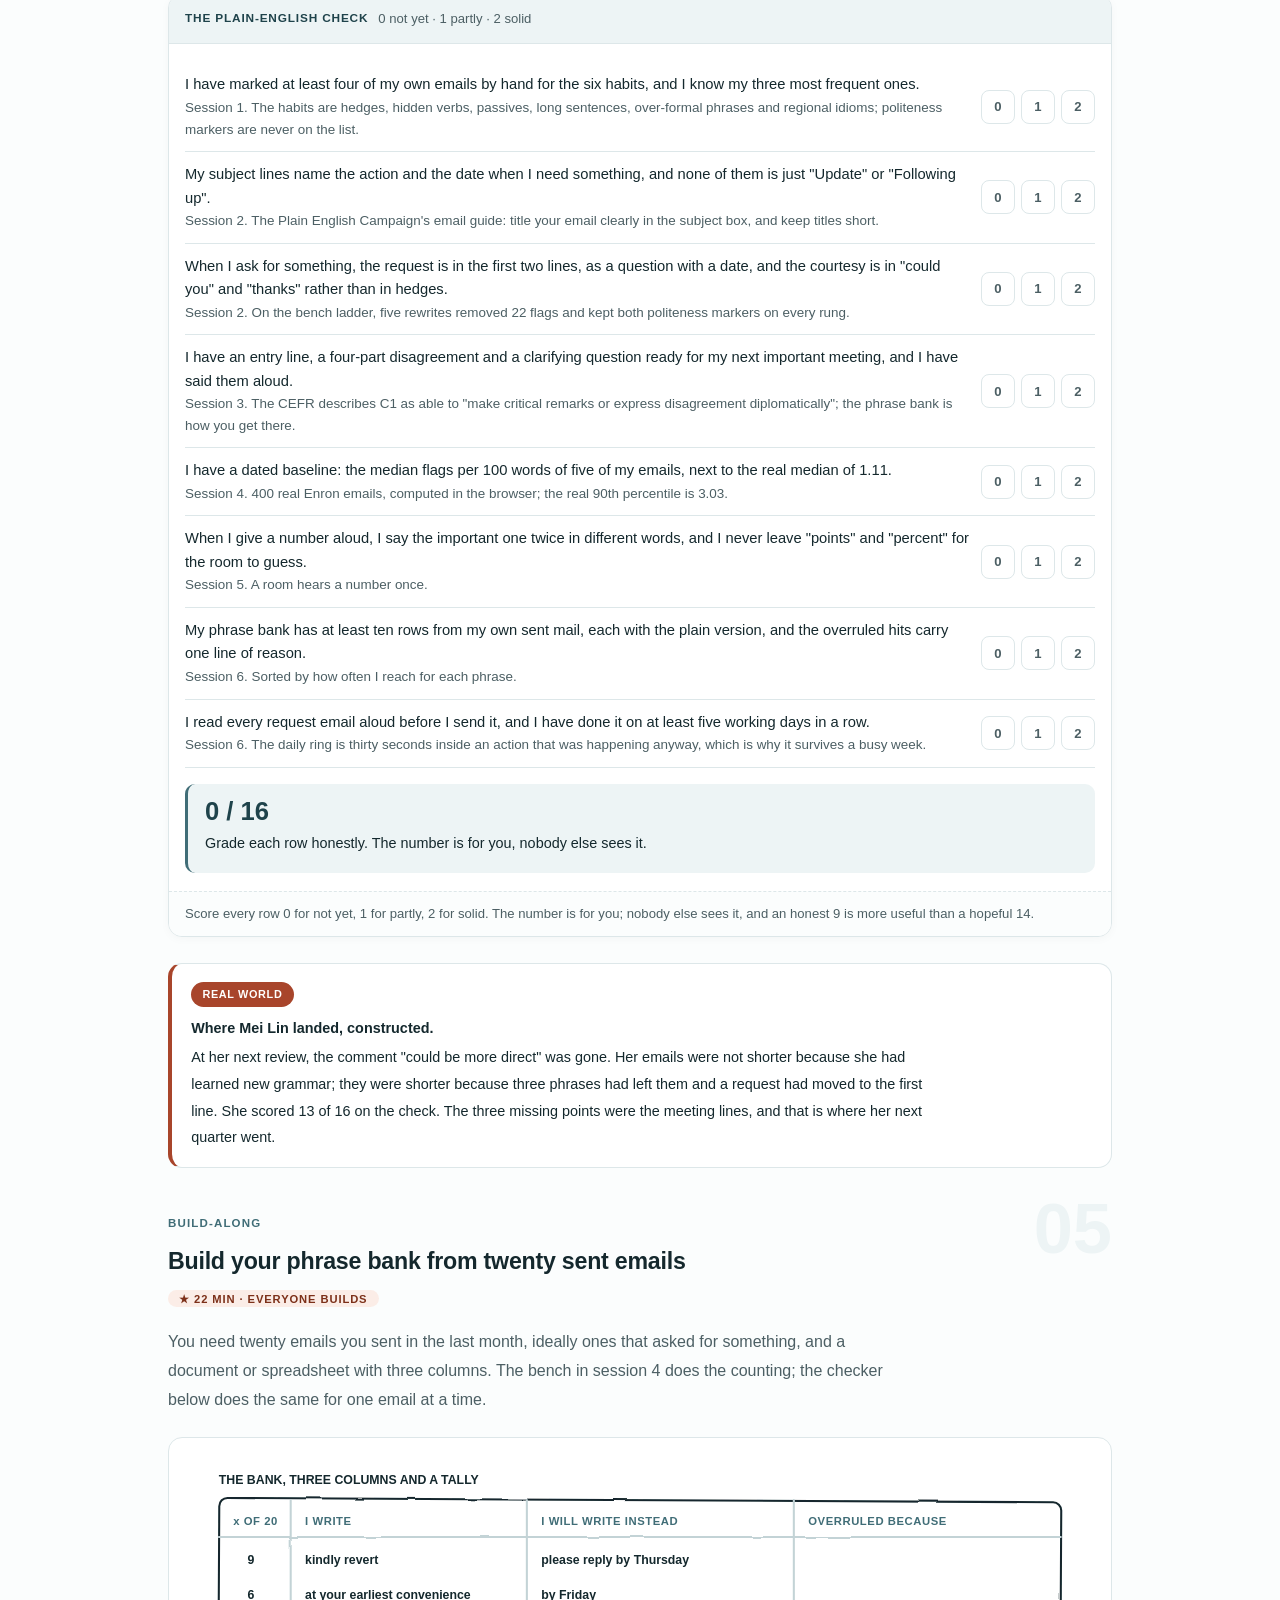
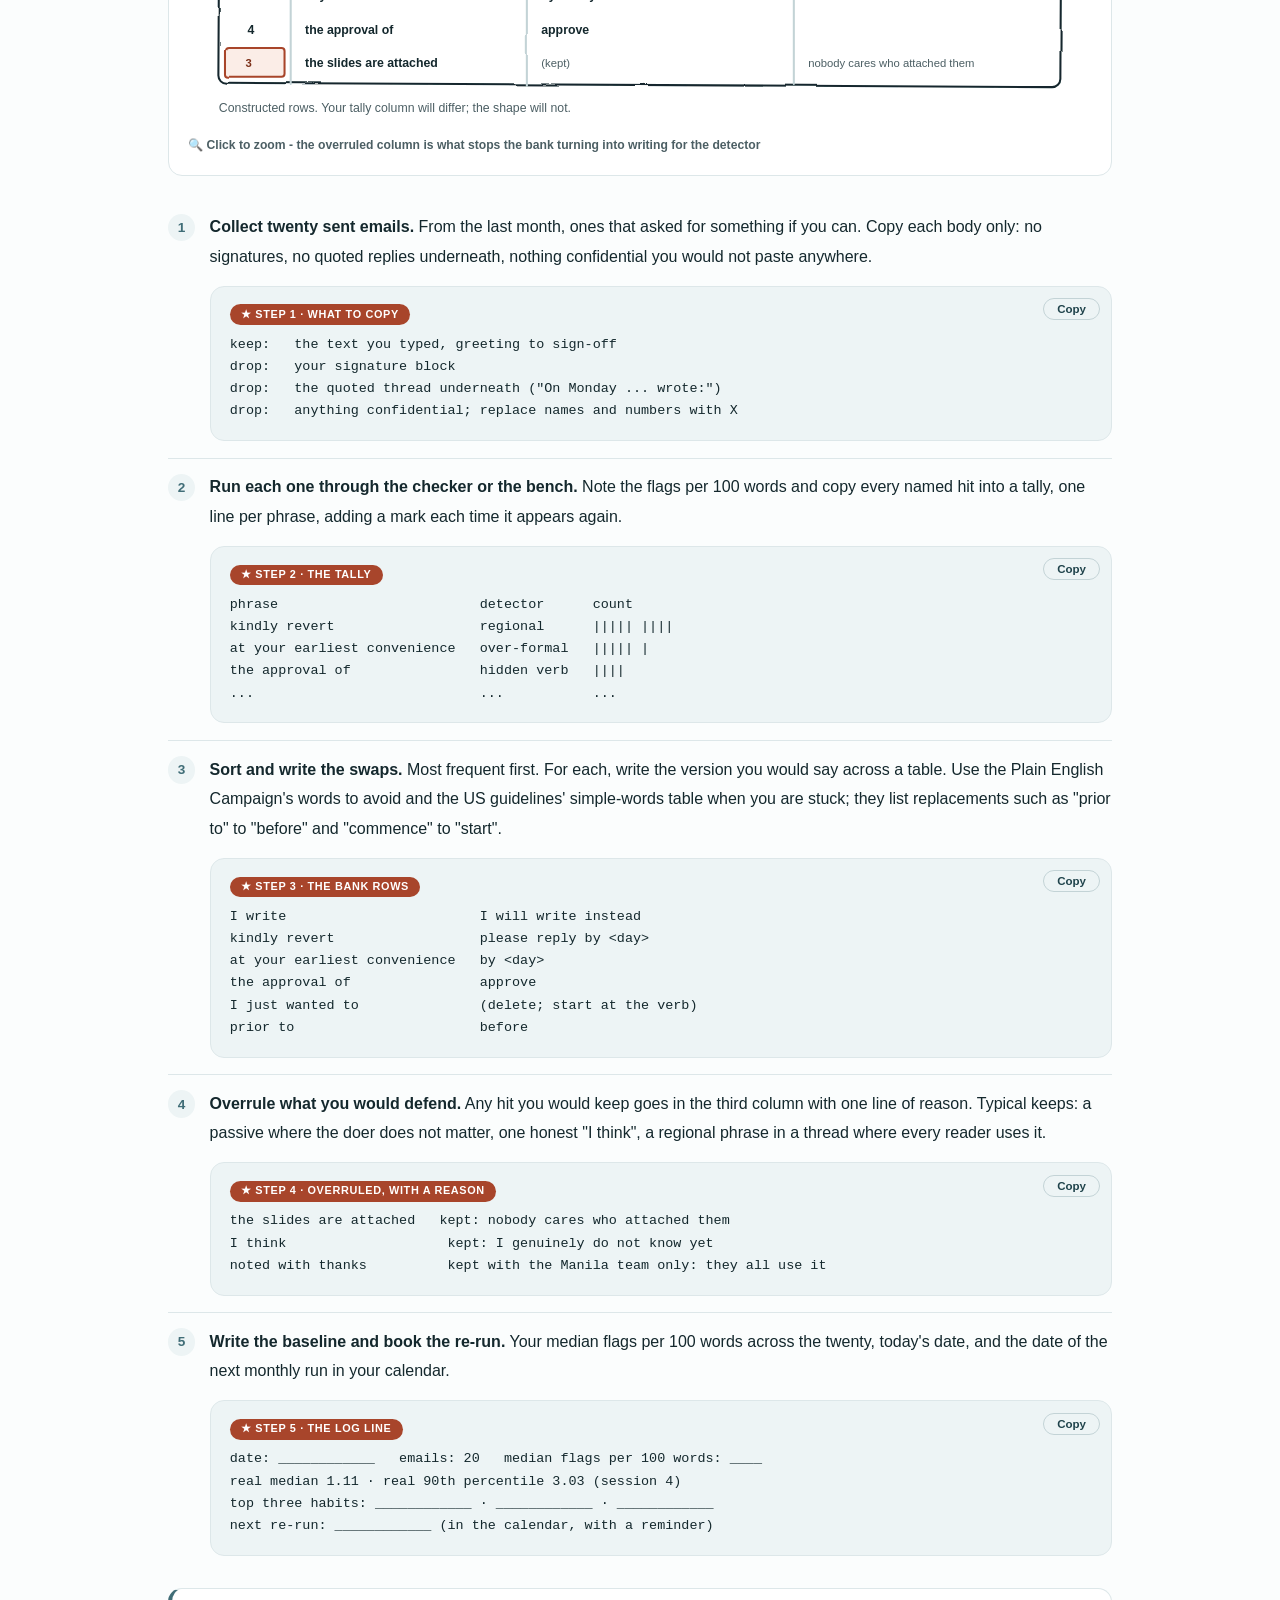
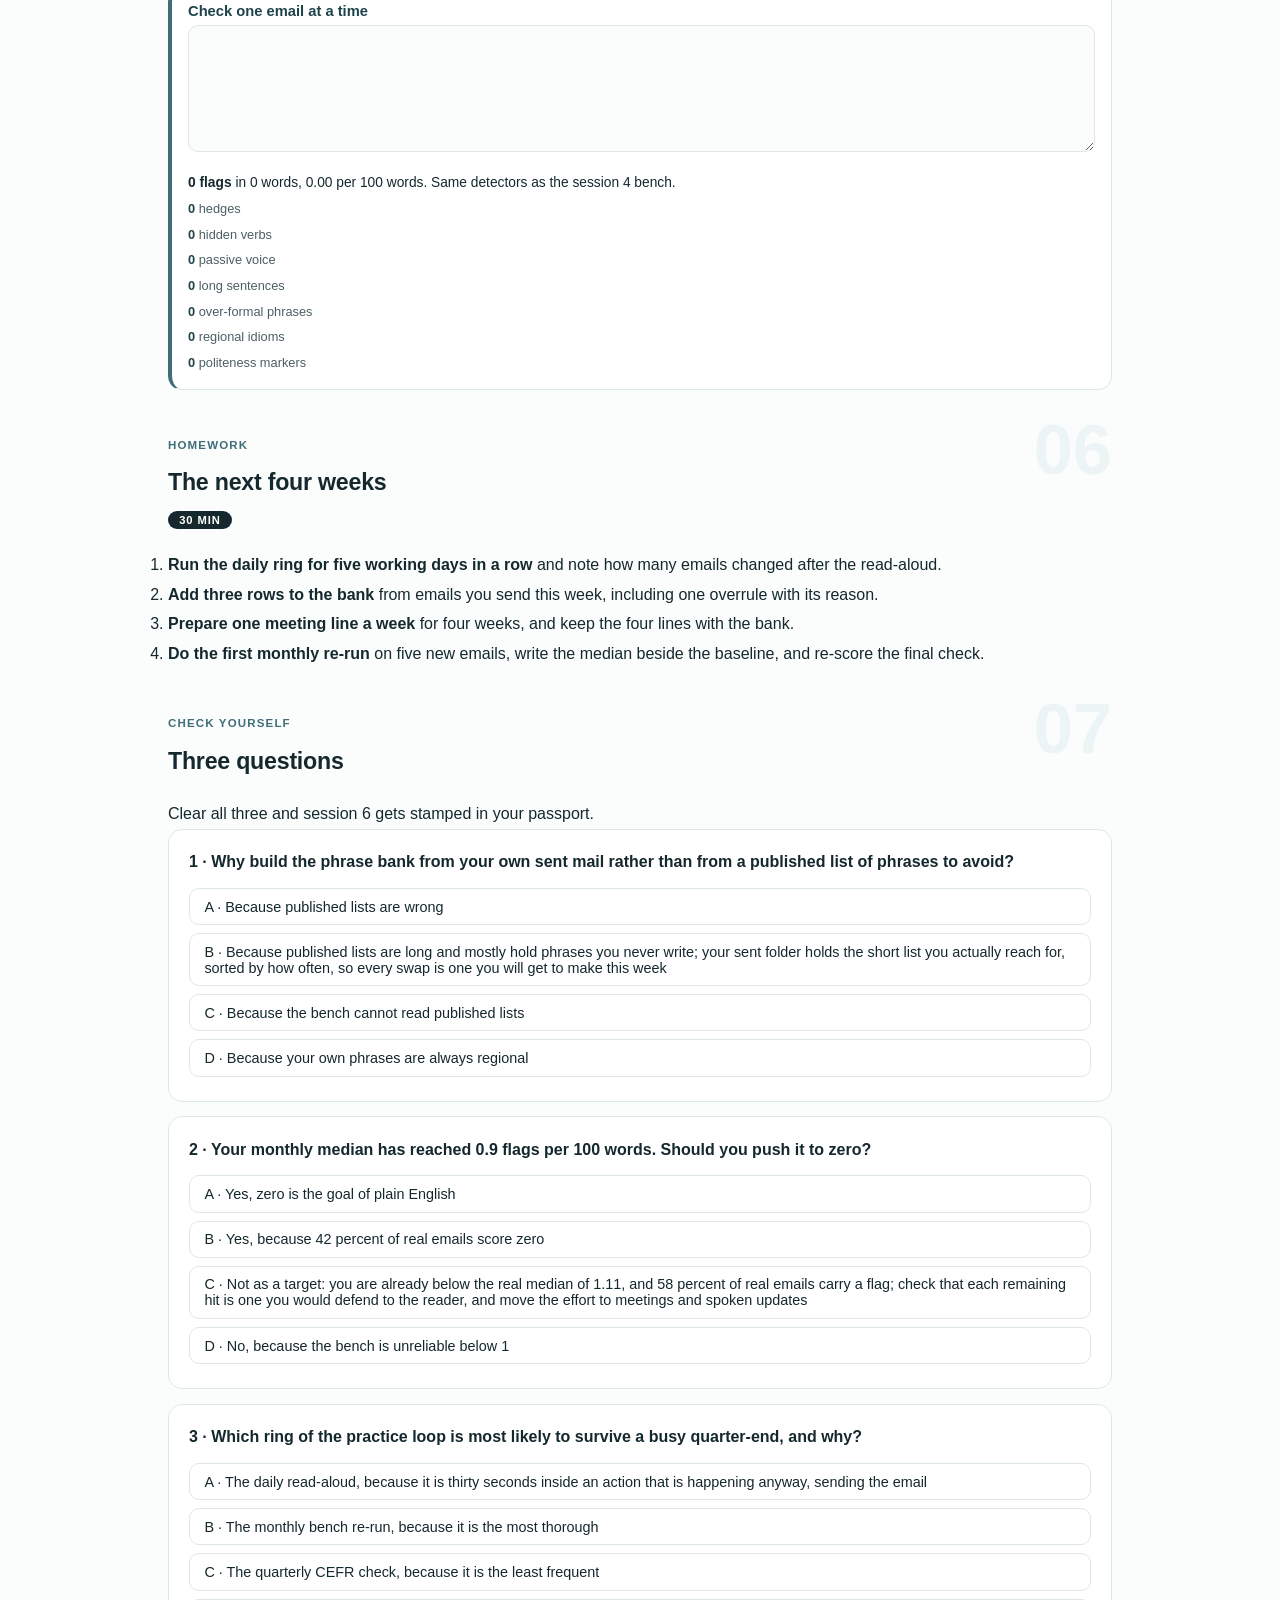
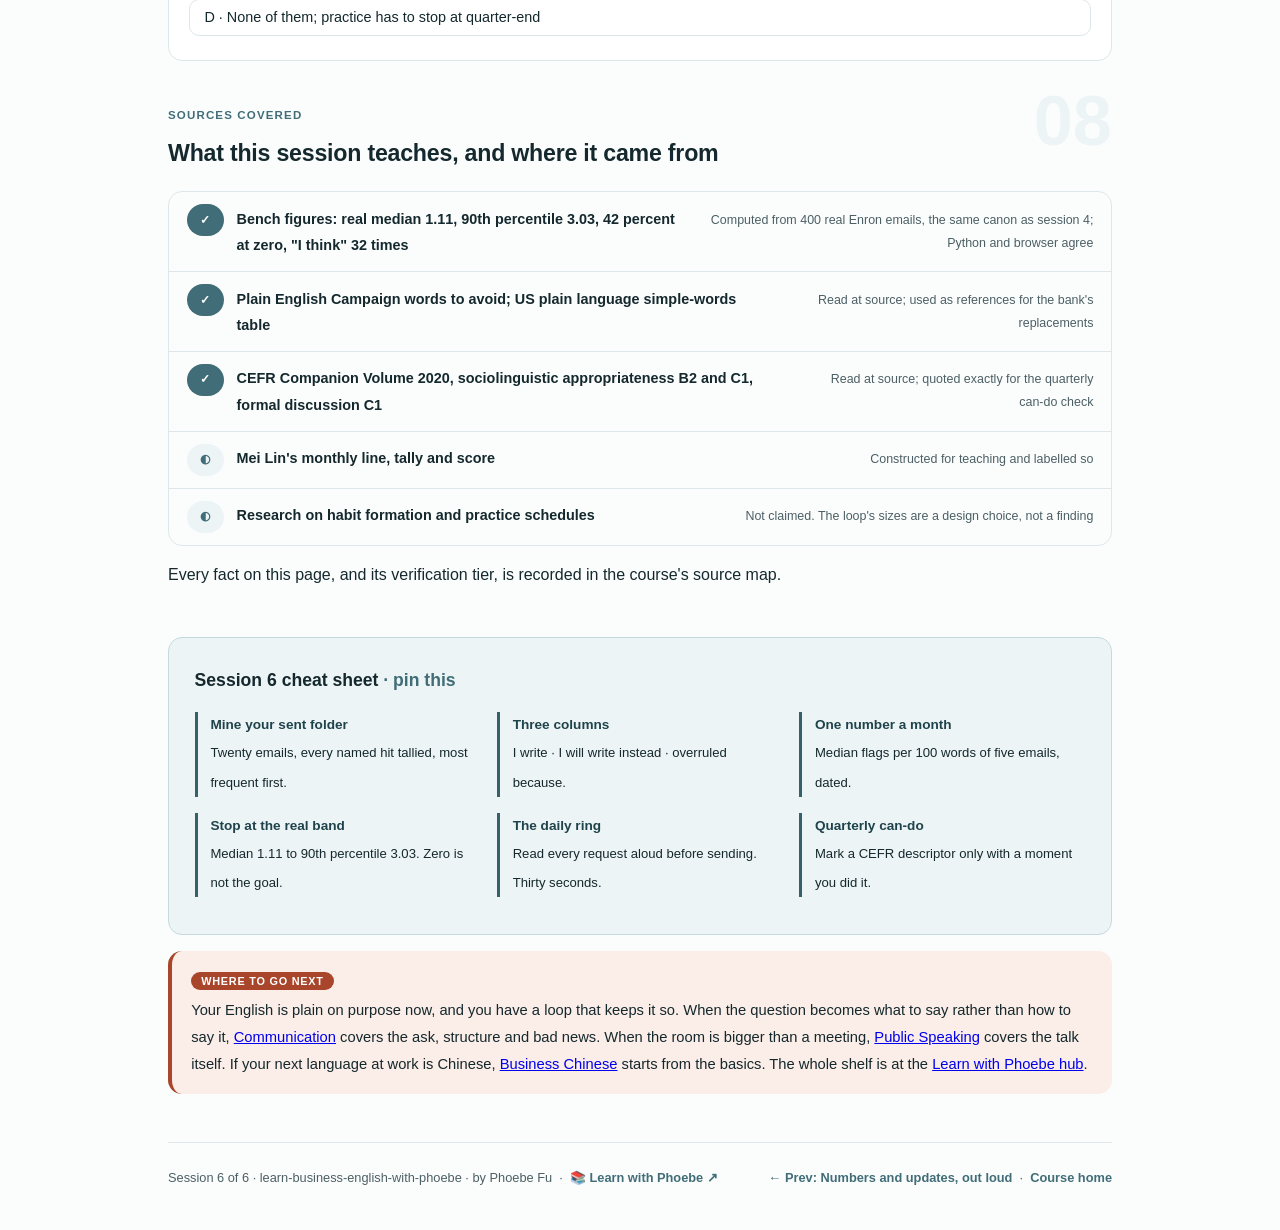
<file: courses/06-your-phrase-bank.html>
<!DOCTYPE html>
<html lang="en">
<head>
<meta charset="UTF-8">
<meta name="viewport" content="width=device-width, initial-scale=1.0">
<!-- social:start -->
<meta name="description" content="Session 6 of 6. A personal phrase bank mined from your own sent mail, a monthly re-run of the plain-English bench against your own baseline, a practice loop small enough to keep, and an eight-row final scorecard.">
<meta property="og:type" content="article">
<meta property="og:site_name" content="Learn with Phoebe">
<meta property="og:title" content="Your phrase bank and practice loop - learn business english with phoebe">
<meta property="og:description" content="Session 6 of 6. Your own sent mail is the best textbook you have. Mine it, keep a two-column bank, re-run the bench monthly, and stop at the real median, not at zero.">
<meta property="og:url" content="https://phoebefu6.github.io/learn-business-english-with-phoebe/courses/06-your-phrase-bank.html">
<meta property="og:image" content="https://phoebefu6.github.io/learn-business-english-with-phoebe/assets/og-cover.png">
<meta property="og:image:width" content="1200">
<meta property="og:image:height" content="630">
<meta name="twitter:card" content="summary_large_image">
<meta name="twitter:title" content="Your phrase bank and practice loop - learn business english with phoebe">
<meta name="twitter:description" content="Session 6 of 6. Mine your sent mail, keep a bank, re-run the bench monthly.">
<meta name="twitter:image" content="https://phoebefu6.github.io/learn-business-english-with-phoebe/assets/og-cover.png">
<!-- social:end -->
<title>Session 6 · Your phrase bank and practice loop - learn business english with phoebe</title>
<link rel="stylesheet" href="../assets/style.css?v=21">
</head>
<body>

<div class="toolbar">
  <div class="wrap">
    <span class="crumb"><a href="../index.html">learn-business-english-with-phoebe</a> / Session 6 of 6</span>
    <button class="btn" id="toggle-all" type="button">Expand all</button>
    <button class="btn primary" id="zoom-toggle" type="button">Projector zoom: off</button>
  </div>
</div>

<header class="masthead">
  <div class="wrap">
    <div class="eyebrow">Learn Business English with Phoebe · Session 6 of 6</div>
    <h1>Your phrase bank and <span class="accent">practice loop</span></h1>
    <p class="sub">A generic list of "phrases to avoid" fixes somebody else's habits. Your own sent folder holds yours, already sorted by how often you reach for them. Tonight you mine it: run your real emails through the six detectors, keep every hit in a two-column bank of what you write and what you will write instead, and set up a loop small enough to survive a busy month: a read-aloud before each send, one prepared meeting line a week, a bench re-run once a month. Then an eight-row scorecard for everything the six sessions built.</p>
    <div class="chip-row">
      <span class="chip level">🟠 Hands-on</span>
      <span class="chip audience">Bring 20 emails you sent</span>
      <span class="chip audience">Final scorecard tonight</span>
      <span class="chip time">45 min</span>
    </div>
    <div class="agenda">
      <span class="a1" style="flex:1">0-3 · Welcome</span>
      <span class="a2" style="flex:4">3-18 · Mine, measure, keep going</span>
      <span class="a3" style="flex:5">18-40 · Build-along: your phrase bank</span>
      <span class="a4" style="flex:1">40-45 · Q&amp;A</span>
    </div>
  </div>
</header>

<main class="wrap">

  <section class="section" id="intro">
    <div class="section-kicker">
      <span class="klabel">Part 0</span>
      <h2>Where we are</h2>
    </div>
    <p class="lede">You can see the six habits, write an email that gets answered, take a turn in a meeting, put your writing next to 400 real emails and say a number so it lands. None of that lasts unless something keeps bringing it back. Tonight builds the something: one artefact you keep, one number you watch, and a loop that costs minutes, not evenings.</p>

    <div class="legend">
      <span class="pill">🎫 Clear all three quiz questions to stamp your passport</span>
      <span class="pill">Live = presented in the 45 minutes</span>
      <span class="pill">Self-study = the full depth, after class</span>
      <span class="pill">★ Build-along = do it on your own email</span>
    </div>

    <div class="callout win">
      <p><strong>★ What you walk out with tonight.</strong> A phrase bank of at least ten swaps taken from your own sent mail, your baseline flags per 100 words with a date beside it, the next re-run in your calendar, and an honest score out of 16 on the final check.</p>
    </div>
  </section>

  <section class="section" id="part-1">
    <div class="section-kicker">
      <span class="klabel">Part 1 · covers mining your sent mail</span>
      <h2>Your sent folder is the textbook</h2>
      <span class="tag concept">6 min live</span>
    </div>
    <p class="lede">Everybody has a small set of phrases they reach for under time pressure, and they are remarkably stable. Twenty sent emails are usually enough to find yours. The detectors find the candidates; you decide which are habits and which were the right words that day.</p>

    <figure class="zoomable">
      <svg viewBox="0 0 880 300" xmlns="http://www.w3.org/2000/svg" role="img" aria-label="Mining a sent folder, drawn as a mechanism. A hatched pile of twenty sent emails passes through the six detectors. The hits fall into a tally sorted by how often each phrase appears, with the most frequent on top. The top phrases are copied onto a two-column bank card: what I write on the left, what I will write instead on the right. Constructed example rows: kindly revert becomes please reply by; I just wanted to is deleted; please find attached becomes I have attached.">
        <defs>
          <filter id="s6aSk" x="-3%" y="-3%" width="106%" height="106%"><feTurbulence type="fractalNoise" baseFrequency="0.02" numOctaves="2" seed="61" result="n"/><feDisplacementMap in="SourceGraphic" in2="n" scale="2.4" xChannelSelector="R" yChannelSelector="G"/></filter>
          <pattern id="s6aHc" patternUnits="userSpaceOnUse" width="7" height="7" patternTransform="rotate(-38)"><line x1="0" y1="0" x2="0" y2="7" stroke="#406D77" stroke-width="1" opacity=".5"/></pattern>
          <marker id="s6aAr" viewBox="0 0 10 10" refX="9" refY="5" markerWidth="8" markerHeight="8" orient="auto"><path d="M1 1 L9 5 L1 9" fill="none" stroke="#14282D" stroke-width="1.6" stroke-linecap="round"/></marker>
        </defs>
        <style>
          .s6aH { font: 800 12px Inter, sans-serif; fill: #14282D; }
          .s6aL { font: 600 12px Inter, sans-serif; fill: #14282D; }
          .s6aS { font: 400 11px Inter, sans-serif; fill: #4C5F64; }
          .s6aB { font: 800 11px Inter, sans-serif; fill: #7C3019; }
          .s6aV { font: 800 16px Inter, sans-serif; fill: #1F434B; }
          .s6aN { font: 400 12px Inter, sans-serif; fill: #4C5F64; }
        </style>

        <text class="s6aH" x="30" y="26">FROM A SENT FOLDER TO A BANK OF SWAPS</text>

        <g filter="url(#s6aSk)" fill="none" stroke="#14282D" stroke-width="2" stroke-linecap="round" stroke-linejoin="round">
          <rect x="36" y="64" width="110" height="32" rx="4" transform="rotate(-2 91 80)" fill="#FFFFFF"/>
          <rect x="40" y="108" width="110" height="32" rx="4" transform="rotate(1.5 95 124)" fill="#FFFFFF"/>
          <rect x="36" y="152" width="110" height="20" rx="4" transform="rotate(-1 91 162)" fill="url(#s6aHc)"/>
          <path d="M158 132 L190 132" marker-end="url(#s6aAr)"/>
          <path d="M200 76 L290 76 L262 150 L228 150 Z" fill="#EDF4F5"/>
          <path d="M245 156 L245 176" marker-end="url(#s6aAr)"/>
          <rect x="196" y="184" width="100" height="16" rx="3" fill="#C5DADE"/>
          <rect x="196" y="206" width="76" height="16" rx="3" fill="#C5DADE"/>
          <rect x="196" y="228" width="52" height="16" rx="3" fill="#C5DADE"/>
          <path d="M320 214 L380 160" marker-end="url(#s6aAr)"/>
          <rect x="392" y="56" width="456" height="196" rx="10" transform="rotate(0.5 620 154)" fill="#FFFFFF" stroke="#A8452B"/>
          <path d="M610 92 L610 236" stroke="#C3D3D6"/>
          <path d="M410 100 L832 100" stroke="#C3D3D6"/>
        </g>

        <text class="s6aL" x="40" y="194">20 sent emails</text>
        <text class="s6aS" x="40" y="210">your own, last month</text>
        <text class="s6aL" x="210" y="66">six detectors</text>
        <text class="s6aS" x="306" y="197">x 9</text>
        <text class="s6aS" x="282" y="219">x 6</text>
        <text class="s6aS" x="258" y="241">x 4</text>
        <text class="s6aS" x="196" y="266">sorted by how often</text>

        <text class="s6aH" x="410" y="84">MY PHRASE BANK</text>
        <text class="s6aB" x="620" y="84">constructed rows</text>
        <text class="s6aS" x="410" y="122">I write</text>
        <text class="s6aS" x="622" y="122">I will write</text>
        <text class="s6aL" x="410" y="150">kindly revert</text>
        <text class="s6aL" x="622" y="150">please reply by Thursday</text>
        <text class="s6aL" x="410" y="178">I just wanted to</text>
        <text class="s6aL" x="622" y="178">(delete; start at the verb)</text>
        <text class="s6aL" x="410" y="206">please find attached</text>
        <text class="s6aL" x="622" y="206">I have attached</text>
        <text class="s6aS" x="410" y="234">ten rows is enough to start</text>

        <text class="s6aN" x="30" y="288">The detectors find candidates. You decide which are habits and which were the right words that day.</text>
      </svg>
      <figcaption>🔍 Click to zoom - the bank is sorted by how often you reach for a phrase, because your three most frequent habits are most of your hits</figcaption>
    </figure>

    <details class="card" open>
      <summary><span class="mode live">Live</span>Why your own mail beats a generic list<span class="mini">3 min</span><span class="caret">▶</span></summary>
      <div class="body">
        <p>Generic "phrases to avoid" lists, including the Plain English Campaign's own words-to-avoid list and the long substitution table in the US plain language guidelines, are good references. They are also long, and most of their entries are phrases you never write. The phrases you do write are a short list, and you reach for them under the same conditions every time: a request to someone senior, a reply you are late with, a message to an office you do not know.</p>
        <p>That is why the bank is built from your sent folder rather than from a book. Each row is a phrase you actually used, so each swap is one you will actually get to make, probably this week.</p>
      </div>
    </details>

    <details class="card">
      <summary><span class="mode self">Self-study</span>What goes in the bank, and what stays out<span class="mini">3 min</span><span class="caret">▶</span></summary>
      <div class="body">
        <p><strong>In:</strong> a phrase the detectors flagged that you would not say across a table, with the plain version you will use instead. A hidden verb with its verb ("make a decision" to "decide"). A regional idiom with a version a reader in any office understands, and a note on which colleagues it is fine with.</p>
        <p><strong>Out:</strong> politeness markers, which are never flags. Passives where the doer does not matter ("the slides are attached"). The single honest "I think" where you really are unsure: 32 of the 400 real Enron emails on the bench used "I think", and the habit is the stack, not the one. Overruling the detector is part of keeping the bank, and every overrule gets one line of reason so that next month you remember why.</p>
      </div>
    </details>

    <div class="callout example">
      <span class="ex-pill">Real world</span>
      <p><strong>Three phrases, most of the hits.</strong> When Mei Lin, the constructed analyst from session 1, mined twenty of her emails, three phrases made up most of her flags: "kindly", "I just wanted to" and "please find attached". She had expected her grammar to be the problem. It was three phrases, each with a ready replacement, and the bank had eleven rows by the end of the evening.</p>
    </div>
  </section>

  <section class="section" id="part-2">
    <div class="section-kicker">
      <span class="klabel">Part 2 · covers the monthly re-run</span>
      <h2>Watch one number, and stop at the real median</h2>
      <span class="tag concept">5 min live</span>
    </div>
    <p class="lede">Session 4's homework gave you a baseline: the median flags per 100 words of five of your emails. Once a month, run five new ones and write the median down with the date. One number, twelve times a year, is enough to see whether the bank is working.</p>

    <figure class="zoomable">
      <svg viewBox="0 0 880 320" xmlns="http://www.w3.org/2000/svg" role="img" aria-label="A hand-drawn monthly line for Mei Lin, constructed: median flags per 100 words of five emails falling from 9.7 in month one to 5.2, 3.1, 1.6 and 1.2 in month five. A shaded band marks the real Enron median of 1.11 and the real 90th percentile of 3.03. A dashed arrow below the median, labelled chasing zero, points to a trap: rewording around the detectors.">
        <defs>
          <filter id="s6bSk" x="-3%" y="-3%" width="106%" height="106%"><feTurbulence type="fractalNoise" baseFrequency="0.02" numOctaves="2" seed="83" result="n"/><feDisplacementMap in="SourceGraphic" in2="n" scale="2.4" xChannelSelector="R" yChannelSelector="G"/></filter>
          <marker id="s6bAr" viewBox="0 0 10 10" refX="9" refY="5" markerWidth="8" markerHeight="8" orient="auto"><path d="M1 1 L9 5 L1 9" fill="none" stroke="#14282D" stroke-width="1.6" stroke-linecap="round"/></marker>
        </defs>
        <style>
          .s6bH { font: 800 12px Inter, sans-serif; fill: #14282D; }
          .s6bL { font: 600 12px Inter, sans-serif; fill: #14282D; }
          .s6bS { font: 400 11px Inter, sans-serif; fill: #4C5F64; }
          .s6bB { font: 800 11px Inter, sans-serif; fill: #7C3019; }
          .s6bV { font: 800 14px Inter, sans-serif; fill: #1F434B; }
          .s6bA { font: 700 11px Inter, sans-serif; fill: #406D77; letter-spacing: .05em; }
          .s6bN { font: 400 12px Inter, sans-serif; fill: #4C5F64; }
        </style>

        <text class="s6bH" x="30" y="26">ONE NUMBER A MONTH</text>
        <text class="s6bB" x="190" y="26">constructed: Mei Lin's medians, five emails each</text>

        <g filter="url(#s6bSk)" fill="none" stroke="#14282D" stroke-width="2" stroke-linecap="round" stroke-linejoin="round">
          <path d="M90 250 L640 250"/>
          <path d="M90 250 L90 50"/>
          <rect x="92" y="197" width="546" height="36" fill="#EDF4F5" stroke="#C3D3D6"/>
          <path d="M140 72 L250 156 L360 195 L470 224 L580 231" stroke="#406D77" stroke-width="2.5"/>
          <circle cx="140" cy="72" r="5" fill="#FFFFFF"/>
          <circle cx="250" cy="156" r="5" fill="#FFFFFF"/>
          <circle cx="360" cy="195" r="5" fill="#FFFFFF"/>
          <circle cx="470" cy="224" r="5" fill="#FFFFFF"/>
          <circle cx="580" cy="231" r="5" fill="#A8452B" stroke="#A8452B"/>
          <rect x="680" y="150" width="170" height="96" rx="8" transform="rotate(0.8 765 198)" fill="#FBEDE7" stroke="#A8452B"/>
          <path d="M676 240 L640 262" stroke-dasharray="5 4" marker-end="url(#s6bAr)"/>
        </g>

        <text class="s6bV" x="150" y="70">9.7</text>
        <text class="s6bV" x="260" y="150">5.2</text>
        <text class="s6bV" x="370" y="188">3.1</text>
        <text class="s6bV" x="474" y="208">1.6</text>
        <text class="s6bV" x="590" y="226">1.2</text>
        <text class="s6bS" x="140" y="270" text-anchor="middle">month 1</text>
        <text class="s6bS" x="250" y="270" text-anchor="middle">2</text>
        <text class="s6bS" x="360" y="270" text-anchor="middle">3</text>
        <text class="s6bS" x="470" y="270" text-anchor="middle">4</text>
        <text class="s6bS" x="580" y="270" text-anchor="middle">5</text>
        <text class="s6bA" x="80" y="56" text-anchor="end">FLAGS</text>
        <text class="s6bA" x="80" y="70" text-anchor="end">/100</text>
        <text class="s6bA" x="100" y="226">REAL BAND 1.11 TO 3.03</text>
        <text class="s6bS" x="692" y="110">band: real median to real</text>
        <text class="s6bS" x="692" y="126">90th percentile, 400 emails</text>
        <text class="s6bB" x="694" y="172">CHASING ZERO</text>
        <text class="s6bS" x="694" y="190">rewording around the</text>
        <text class="s6bS" x="694" y="206">detectors to beat the</text>
        <text class="s6bS" x="694" y="222">count, not the reader</text>

        <text class="s6bN" x="30" y="304">Inside the real band is the goal. Below it, keep only what you would defend to the reader, not to the bench.</text>
      </svg>
      <figcaption>🔍 Click to zoom - the line is constructed; the band behind it is the real distribution from session 4, and it is the finish line</figcaption>
    </figure>

    <details class="card">
      <summary><span class="mode live">Live</span>Why the target is the real median, not zero<span class="mini">3 min</span><span class="caret">▶</span></summary>
      <div class="body">
        <p>On the bench, 168 of the 400 real emails (42 percent) score zero and 58 percent carry at least one flag. The median is 1.11 flags per 100 words. Real business email, written by people under time pressure, is not flag-free, and it does not need to be.</p>
        <p>Once a number becomes the target, it is tempting to write for the number. The bench's lists are finite, so a writer can avoid every listed phrase and still be stiff: "I would be most grateful for your earliest attention to the below" contains no listed phrase and reads like a form letter. That is the reason every hit on the bench is shown by name, and the reason the bank has an "overruled" column. The number tells you which way you are moving. The reader tells you whether you arrived.</p>
      </div>
    </details>

    <details class="card">
      <summary><span class="mode self">Self-study</span>What to do when the number stops falling<span class="mini">2 min</span><span class="caret">▶</span></summary>
      <div class="body">
        <p>A plateau usually means one of two things. Either your remaining hits are honest ones you would defend, in which case you are done with this number and the useful work moves to meetings and spoken updates, or one detector is holding most of your hits month after month. Look at the named hits, not the total: a plateau made of six passives is a different problem from a plateau made of six hedges, and session 1's table names the fix for each.</p>
        <p>If you write for readers in several regions, keep a separate eye on the regional detector. The Enron base is one American company and holds zero regional idioms, so it cannot tell you which ones your readers know. Only your readers can.</p>
      </div>
    </details>
  </section>

  <section class="section" id="part-3">
    <div class="section-kicker">
      <span class="klabel">Part 3 · covers a practice loop small enough to keep</span>
      <h2>Minutes a day, not evenings a week</h2>
      <span class="tag concept">4 min live</span>
    </div>
    <p class="lede">A practice plan that needs a free evening fails in the first busy week. The loop below costs about thirty seconds a day, ten minutes a week and half an hour a month, and each ring produces one thing you can see.</p>

    <figure class="zoomable">
      <svg viewBox="0 0 880 300" xmlns="http://www.w3.org/2000/svg" role="img" aria-label="Three nested hand-drawn rings. The inner ring, daily: read the email aloud before sending, the across-the-table test, about thirty seconds. The middle ring, weekly: prepare one meeting line in the four-part form, about ten minutes. The outer ring, monthly: re-run five emails on the bench and add rows to the phrase bank, about thirty minutes. A small note on the right: once a quarter, read the CEFR descriptors for meetings and register and mark which you can now do.">
        <defs>
          <filter id="s6cSk" x="-3%" y="-3%" width="106%" height="106%"><feTurbulence type="fractalNoise" baseFrequency="0.02" numOctaves="2" seed="89" result="n"/><feDisplacementMap in="SourceGraphic" in2="n" scale="2.4" xChannelSelector="R" yChannelSelector="G"/></filter>
          <marker id="s6cAr" viewBox="0 0 10 10" refX="9" refY="5" markerWidth="8" markerHeight="8" orient="auto"><path d="M1 1 L9 5 L1 9" fill="none" stroke="#14282D" stroke-width="1.6" stroke-linecap="round"/></marker>
        </defs>
        <style>
          .s6cH { font: 800 12px Inter, sans-serif; fill: #14282D; }
          .s6cL { font: 600 12px Inter, sans-serif; fill: #14282D; }
          .s6cS { font: 400 11px Inter, sans-serif; fill: #4C5F64; }
          .s6cB { font: 800 11px Inter, sans-serif; fill: #7C3019; }
          .s6cN { font: 400 12px Inter, sans-serif; fill: #4C5F64; }
        </style>

        <text class="s6cH" x="30" y="26">THREE RINGS, EACH WITH SOMETHING TO SHOW</text>

        <g filter="url(#s6cSk)" fill="none" stroke="#14282D" stroke-width="2" stroke-linecap="round" stroke-linejoin="round">
          <ellipse cx="250" cy="160" rx="210" ry="118" fill="#FFFFFF"/>
          <ellipse cx="250" cy="176" rx="140" ry="80" fill="#EDF4F5"/>
          <ellipse cx="250" cy="196" rx="70" ry="42" fill="#FBEDE7" stroke="#A8452B"/>
          <rect x="560" y="96" width="290" height="130" rx="8" transform="rotate(-0.6 705 161)" fill="#FFFFFF"/>
          <path d="M468 160 L550 160" stroke-dasharray="4 4" marker-end="url(#s6cAr)"/>
        </g>

        <text class="s6cB" x="250" y="192" text-anchor="middle">DAILY · 30 s</text>
        <text class="s6cS" x="250" y="208" text-anchor="middle">read it aloud first</text>
        <text class="s6cL" x="250" y="118" text-anchor="middle">WEEKLY · 10 min</text>
        <text class="s6cS" x="250" y="134" text-anchor="middle">one meeting line, four parts</text>
        <text class="s6cL" x="250" y="64" text-anchor="middle">MONTHLY · 30 min</text>
        <text class="s6cS" x="250" y="80" text-anchor="middle">five emails on the bench, new bank rows</text>

        <text class="s6cL" x="576" y="122">QUARTERLY</text>
        <text class="s6cS" x="576" y="142">read the CEFR descriptors for</text>
        <text class="s6cS" x="576" y="158">meetings, turntaking and register;</text>
        <text class="s6cS" x="576" y="174">mark the ones you can now do,</text>
        <text class="s6cS" x="576" y="190">with an example from this quarter</text>

        <text class="s6cN" x="30" y="292">The inner ring is the one that changes your writing. The outer rings check that it did.</text>
      </svg>
      <figcaption>🔍 Click to zoom - the smallest ring is the most important one, because it is the only one that runs every day</figcaption>
    </figure>

    <details class="card">
      <summary><span class="mode live">Live</span>The four rings, and what each produces<span class="mini">3 min</span><span class="caret">▶</span></summary>
      <div class="body">
        <p><strong>Daily: read it aloud before you send.</strong> Session 1's across-the-table test, on every email that asks for something. Thirty seconds. Anything you would not say to the person gets cut or swapped from the bank.</p>
        <p><strong>Weekly: one meeting line.</strong> Before the meeting you care most about, write one line from session 3, an entry line or a disagreement in four parts, and say it aloud three times. Ten minutes.</p>
        <p><strong>Monthly: five emails on the bench.</strong> The median goes in your log with the date; new hits go in the bank. Half an hour.</p>
        <p><strong>Quarterly: the can-do check.</strong> The Council of Europe's descriptors are written as things a person can do, which makes them a usable self-check. For register, B2 reads "Can express themselves confidently, clearly and politely in a formal or informal register, appropriate to the situation and person(s) concerned", and C1 "Can adjust their level of formality (register and style) to suit the social context". For meetings, C1 includes "Can make critical remarks or express disagreement diplomatically." Mark a descriptor only when you can name a moment this quarter when you did it.</p>
      </div>
    </details>

    <details class="card">
      <summary><span class="mode self">Self-study</span>An honest limit on self-assessment<span class="mini">2 min</span><span class="caret">▶</span></summary>
      <div class="body">
        <p>The CEFR descriptors are designed for teaching and assessment, and a self-check against them is a reflection tool, not a certified level. If you need a level for a job or a visa, that is a formal test, which is outside these pages. The point of the quarterly check is narrower: to notice that "can make critical remarks diplomatically" has moved from something you avoid to something you did on Tuesday.</p>
      </div>
    </details>

    <div class="callout example">
      <span class="ex-pill">Real world</span>
      <p><strong>The loop that survived a quarter-end.</strong> In the last week of a quarter, nobody runs a bench or prepares meeting lines. The daily ring still runs, because it is thirty seconds inside an action that was happening anyway: sending the email. Plans built only from the outer rings stop in the first busy week. Plans that start from the inner ring survive it.</p>
    </div>
  </section>

  <section class="section" id="part-4">
    <div class="section-kicker">
      <span class="klabel">Part 4 · the final scorecard</span>
      <h2>Eight checks on what the six sessions built</h2>
      <span class="tag concept">4 min live</span>
    </div>
    <p class="lede">Eight things that are either true of your English at work today or not yet. Score what you do, not what you intend to do. Each row names the session to go back to.</p>

    <figure class="zoomable">
      <svg viewBox="0 0 880 280" xmlns="http://www.w3.org/2000/svg" role="img" aria-label="Eight hand-drawn tick boxes in two columns, one per check: the six habits seen by hand, subject lines with an action and a date, the request in the first two lines, three prepared meeting lines, a bench baseline with a date, numbers said two ways, a phrase bank of ten rows, and the daily read-aloud. The last box, the daily habit, is drawn in terracotta because it is the one that keeps the others true.">
        <defs>
          <filter id="s6dSk" x="-3%" y="-3%" width="106%" height="106%"><feTurbulence type="fractalNoise" baseFrequency="0.02" numOctaves="2" seed="73" result="n"/><feDisplacementMap in="SourceGraphic" in2="n" scale="2.4" xChannelSelector="R" yChannelSelector="G"/></filter>
        </defs>
        <style>
          .s6dH { font: 800 12px Inter, sans-serif; fill: #14282D; }
          .s6dL { font: 600 12px Inter, sans-serif; fill: #14282D; }
          .s6dS { font: 400 11px Inter, sans-serif; fill: #4C5F64; }
          .s6dB { font: 800 12px Inter, sans-serif; fill: #7C3019; }
          .s6dN { font: 400 12px Inter, sans-serif; fill: #4C5F64; }
        </style>

        <text class="s6dH" x="30" y="26">EIGHT BOXES, 0 TO 2 EACH</text>

        <g filter="url(#s6dSk)" fill="none" stroke="#14282D" stroke-width="2" stroke-linecap="round" stroke-linejoin="round">
          <rect x="40" y="50" width="22" height="22" rx="3" transform="rotate(-2 51 61)" fill="#FFFFFF"/>
          <rect x="40" y="100" width="22" height="22" rx="3" transform="rotate(1.5 51 111)" fill="#FFFFFF"/>
          <rect x="40" y="150" width="22" height="22" rx="3" transform="rotate(-1 51 161)" fill="#FFFFFF"/>
          <rect x="40" y="200" width="22" height="22" rx="3" transform="rotate(2 51 211)" fill="#FFFFFF"/>
          <rect x="460" y="50" width="22" height="22" rx="3" transform="rotate(1 471 61)" fill="#FFFFFF"/>
          <rect x="460" y="100" width="22" height="22" rx="3" transform="rotate(-1.5 471 111)" fill="#FFFFFF"/>
          <rect x="460" y="150" width="22" height="22" rx="3" transform="rotate(1 471 161)" fill="#FFFFFF"/>
          <rect x="460" y="200" width="22" height="22" rx="3" transform="rotate(-2 471 211)" fill="#FBEDE7" stroke="#A8452B"/>
        </g>

        <text class="s6dL" x="76" y="66">six habits seen by hand</text>
        <text class="s6dS" x="300" y="66">session 1</text>
        <text class="s6dL" x="76" y="116">subject: action + date</text>
        <text class="s6dS" x="300" y="116">session 2</text>
        <text class="s6dL" x="76" y="166">request in the first two lines</text>
        <text class="s6dS" x="300" y="166">session 2</text>
        <text class="s6dL" x="76" y="216">three meeting lines ready</text>
        <text class="s6dS" x="300" y="216">session 3</text>
        <text class="s6dL" x="496" y="66">bench baseline, dated</text>
        <text class="s6dS" x="720" y="66">session 4</text>
        <text class="s6dL" x="496" y="116">numbers said two ways</text>
        <text class="s6dS" x="720" y="116">session 5</text>
        <text class="s6dL" x="496" y="166">a bank of ten rows</text>
        <text class="s6dS" x="720" y="166">session 6</text>
        <text class="s6dB" x="496" y="216">the daily read-aloud</text>
        <text class="s6dS" x="720" y="216">session 6</text>

        <text class="s6dN" x="30" y="262">Seven boxes describe what you built. The eighth is what keeps the other seven true next month.</text>
      </svg>
      <figcaption>🔍 Click to zoom - the terracotta box is the only habit that runs every day, so it is the one that decides the others</figcaption>
    </figure>

    <div class="scorecard" data-title="The plain-English check" data-msgs="Sixteen of sixteen. Your English at work is plain on purpose and you have a loop that keeps it that way; the next step is the quarterly can-do check.|Close. Any row under 2 is the habit most likely to slip in a busy month; go back to the session it names before adding anything new.|Half built. The rows at 0 are usually the bank and the daily read-aloud, and those two are what turn six sessions into a habit.|Still a plan. Pick the single lowest row, go back to its session, and do only that this week." data-foot="Score every row 0 for not yet, 1 for partly, 2 for solid. The number is for you; nobody else sees it, and an honest 9 is more useful than a hopeful 14.">
      <div class="sc-row"><div class="sc-q">I have marked at least four of my own emails by hand for the six habits, and I know my three most frequent ones. <em>Session 1. The habits are hedges, hidden verbs, passives, long sentences, over-formal phrases and regional idioms; politeness markers are never on the list.</em></div></div>
      <div class="sc-row"><div class="sc-q">My subject lines name the action and the date when I need something, and none of them is just "Update" or "Following up". <em>Session 2. The Plain English Campaign's email guide: title your email clearly in the subject box, and keep titles short.</em></div></div>
      <div class="sc-row"><div class="sc-q">When I ask for something, the request is in the first two lines, as a question with a date, and the courtesy is in "could you" and "thanks" rather than in hedges. <em>Session 2. On the bench ladder, five rewrites removed 22 flags and kept both politeness markers on every rung.</em></div></div>
      <div class="sc-row"><div class="sc-q">I have an entry line, a four-part disagreement and a clarifying question ready for my next important meeting, and I have said them aloud. <em>Session 3. The CEFR describes C1 as able to "make critical remarks or express disagreement diplomatically"; the phrase bank is how you get there.</em></div></div>
      <div class="sc-row"><div class="sc-q">I have a dated baseline: the median flags per 100 words of five of my emails, next to the real median of 1.11. <em>Session 4. 400 real Enron emails, computed in the browser; the real 90th percentile is 3.03.</em></div></div>
      <div class="sc-row"><div class="sc-q">When I give a number aloud, I say the important one twice in different words, and I never leave "points" and "percent" for the room to guess. <em>Session 5. A room hears a number once.</em></div></div>
      <div class="sc-row"><div class="sc-q">My phrase bank has at least ten rows from my own sent mail, each with the plain version, and the overruled hits carry one line of reason. <em>Session 6. Sorted by how often I reach for each phrase.</em></div></div>
      <div class="sc-row"><div class="sc-q">I read every request email aloud before I send it, and I have done it on at least five working days in a row. <em>Session 6. The daily ring is thirty seconds inside an action that was happening anyway, which is why it survives a busy week.</em></div></div>
    </div>

    <div class="callout example">
      <span class="ex-pill">Real world</span>
      <p><strong>Where Mei Lin landed, constructed.</strong> At her next review, the comment "could be more direct" was gone. Her emails were not shorter because she had learned new grammar; they were shorter because three phrases had left them and a request had moved to the first line. She scored 13 of 16 on the check. The three missing points were the meeting lines, and that is where her next quarter went.</p>
    </div>
  </section>

  <section class="section" id="demo-1">
    <div class="section-kicker">
      <span class="klabel">Build-along</span>
      <h2>Build your phrase bank from twenty sent emails</h2>
      <span class="tag demo">★ 22 min · everyone builds</span>
    </div>
    <p class="lede">You need twenty emails you sent in the last month, ideally ones that asked for something, and a document or spreadsheet with three columns. The bench in session 4 does the counting; the checker below does the same for one email at a time.</p>

    <figure class="zoomable">
      <svg viewBox="0 0 880 260" xmlns="http://www.w3.org/2000/svg" role="img" aria-label="The bank as a three-column sheet with a header row: I write, I will write instead, and overruled because. Four constructed rows are sketched in: kindly revert to please reply by Thursday; at your earliest convenience to by Friday; the approval of to approve; and an overruled passive, the slides are attached, kept because the doer does not matter. A tally column on the left shows how many of the twenty emails used each phrase.">
        <defs>
          <filter id="s6eSk" x="-3%" y="-3%" width="106%" height="106%"><feTurbulence type="fractalNoise" baseFrequency="0.02" numOctaves="2" seed="97" result="n"/><feDisplacementMap in="SourceGraphic" in2="n" scale="2.4" xChannelSelector="R" yChannelSelector="G"/></filter>
        </defs>
        <style>
          .s6eH { font: 800 12px Inter, sans-serif; fill: #14282D; }
          .s6eL { font: 600 12px Inter, sans-serif; fill: #14282D; }
          .s6eS { font: 400 11px Inter, sans-serif; fill: #4C5F64; }
          .s6eB { font: 800 11px Inter, sans-serif; fill: #7C3019; }
          .s6eA { font: 700 11px Inter, sans-serif; fill: #406D77; letter-spacing: .05em; }
          .s6eN { font: 400 12px Inter, sans-serif; fill: #4C5F64; }
        </style>

        <text class="s6eH" x="30" y="26">THE BANK, THREE COLUMNS AND A TALLY</text>

        <g filter="url(#s6eSk)" fill="none" stroke="#14282D" stroke-width="2" stroke-linecap="round" stroke-linejoin="round">
          <rect x="30" y="42" width="820" height="180" rx="8" transform="rotate(0.3 440 132)" fill="#FFFFFF"/>
          <path d="M30 78 L850 78" stroke="#C3D3D6"/>
          <path d="M100 42 L100 222 M330 42 L330 222 M590 42 L590 222" stroke="#C3D3D6"/>
          <rect x="36" y="186" width="58" height="28" rx="3" fill="#FBEDE7" stroke="#A8452B"/>
        </g>

        <text class="s6eA" x="44" y="66">x OF 20</text>
        <text class="s6eA" x="114" y="66">I WRITE</text>
        <text class="s6eA" x="344" y="66">I WILL WRITE INSTEAD</text>
        <text class="s6eA" x="604" y="66">OVERRULED BECAUSE</text>
        <text class="s6eL" x="58" y="104">9</text>
        <text class="s6eL" x="114" y="104">kindly revert</text>
        <text class="s6eL" x="344" y="104">please reply by Thursday</text>
        <text class="s6eL" x="58" y="138">6</text>
        <text class="s6eL" x="114" y="138">at your earliest convenience</text>
        <text class="s6eL" x="344" y="138">by Friday</text>
        <text class="s6eL" x="58" y="172">4</text>
        <text class="s6eL" x="114" y="172">the approval of</text>
        <text class="s6eL" x="344" y="172">approve</text>
        <text class="s6eB" x="56" y="205">3</text>
        <text class="s6eL" x="114" y="205">the slides are attached</text>
        <text class="s6eS" x="344" y="205">(kept)</text>
        <text class="s6eS" x="604" y="205">nobody cares who attached them</text>

        <text class="s6eN" x="30" y="248">Constructed rows. Your tally column will differ; the shape will not.</text>
      </svg>
      <figcaption>🔍 Click to zoom - the overruled column is what stops the bank turning into writing for the detector</figcaption>
    </figure>

    <div class="steps">
      <div class="step">
        <p><strong>Collect twenty sent emails.</strong> From the last month, ones that asked for something if you can. Copy each body only: no signatures, no quoted replies underneath, nothing confidential you would not paste anywhere.</p>
        <div class="prompt-box good"><span class="label">★ Step 1 · what to copy</span>keep:   the text you typed, greeting to sign-off
drop:   your signature block
drop:   the quoted thread underneath ("On Monday ... wrote:")
drop:   anything confidential; replace names and numbers with X</div>
      </div>
      <div class="step">
        <p><strong>Run each one through the checker or the bench.</strong> Note the flags per 100 words and copy every named hit into a tally, one line per phrase, adding a mark each time it appears again.</p>
        <div class="prompt-box good"><span class="label">★ Step 2 · the tally</span>phrase                         detector      count
kindly revert                  regional      ||||| ||||
at your earliest convenience   over-formal   ||||| |
the approval of                hidden verb   ||||
...                            ...           ...</div>
      </div>
      <div class="step">
        <p><strong>Sort and write the swaps.</strong> Most frequent first. For each, write the version you would say across a table. Use the Plain English Campaign's words to avoid and the US guidelines' simple-words table when you are stuck; they list replacements such as "prior to" to "before" and "commence" to "start".</p>
        <div class="prompt-box good"><span class="label">★ Step 3 · the bank rows</span>I write                        I will write instead
kindly revert                  please reply by &lt;day&gt;
at your earliest convenience   by &lt;day&gt;
the approval of                approve
I just wanted to               (delete; start at the verb)
prior to                       before</div>
      </div>
      <div class="step">
        <p><strong>Overrule what you would defend.</strong> Any hit you would keep goes in the third column with one line of reason. Typical keeps: a passive where the doer does not matter, one honest "I think", a regional phrase in a thread where every reader uses it.</p>
        <div class="prompt-box good"><span class="label">★ Step 4 · overruled, with a reason</span>the slides are attached   kept: nobody cares who attached them
I think                    kept: I genuinely do not know yet
noted with thanks          kept with the Manila team only: they all use it</div>
      </div>
      <div class="step">
        <p><strong>Write the baseline and book the re-run.</strong> Your median flags per 100 words across the twenty, today's date, and the date of the next monthly run in your calendar.</p>
        <div class="prompt-box good"><span class="label">★ Step 5 · the log line</span>date: ____________   emails: 20   median flags per 100 words: ____
real median 1.11 · real 90th percentile 3.03 (session 4)
top three habits: ____________ · ____________ · ____________
next re-run: ____________ (in the calendar, with a reminder)</div>
      </div>
    </div>

    <div class="pe-mini" data-title="Check one email at a time" data-seed=""></div>
  </section>

  <section class="section" id="exercise">
    <div class="section-kicker">
      <span class="klabel">Homework</span>
      <h2>The next four weeks</h2>
      <span class="tag exercise">30 min</span>
    </div>
    <ol>
      <li><strong>Run the daily ring for five working days in a row</strong> and note how many emails changed after the read-aloud.</li>
      <li><strong>Add three rows to the bank</strong> from emails you send this week, including one overrule with its reason.</li>
      <li><strong>Prepare one meeting line a week</strong> for four weeks, and keep the four lines with the bank.</li>
      <li><strong>Do the first monthly re-run</strong> on five new emails, write the median beside the baseline, and re-score the final check.</li>
    </ol>
  </section>

  <section class="section" id="quiz">
    <div class="section-kicker">
      <span class="klabel">Check yourself</span>
      <h2>Three questions</h2>
    </div>
    <p>Clear all three and session 6 gets stamped in your passport.</p>

    <div class="quiz-q" data-answer="1">
      <p class="qtext">1 · Why build the phrase bank from your own sent mail rather than from a published list of phrases to avoid?</p>
      <button class="qopt" type="button">A · Because published lists are wrong</button>
      <button class="qopt" type="button">B · Because published lists are long and mostly hold phrases you never write; your sent folder holds the short list you actually reach for, sorted by how often, so every swap is one you will get to make this week</button>
      <button class="qopt" type="button">C · Because the bench cannot read published lists</button>
      <button class="qopt" type="button">D · Because your own phrases are always regional</button>
      <p class="qwhy">The published lists are good references, and step 3 uses them for replacements. The bank is built from your mail because the habits are personal and stable, and a short personal list gets used.</p>
    </div>

    <div class="quiz-q" data-answer="2">
      <p class="qtext">2 · Your monthly median has reached 0.9 flags per 100 words. Should you push it to zero?</p>
      <button class="qopt" type="button">A · Yes, zero is the goal of plain English</button>
      <button class="qopt" type="button">B · Yes, because 42 percent of real emails score zero</button>
      <button class="qopt" type="button">C · Not as a target: you are already below the real median of 1.11, and 58 percent of real emails carry a flag; check that each remaining hit is one you would defend to the reader, and move the effort to meetings and spoken updates</button>
      <button class="qopt" type="button">D · No, because the bench is unreliable below 1</button>
      <p class="qwhy">Chasing zero invites writing around the detectors' finite lists. The number shows direction; the reader decides arrival. The overruled column is how the bank keeps the number honest.</p>
    </div>

    <div class="quiz-q" data-answer="0">
      <p class="qtext">3 · Which ring of the practice loop is most likely to survive a busy quarter-end, and why?</p>
      <button class="qopt" type="button">A · The daily read-aloud, because it is thirty seconds inside an action that is happening anyway, sending the email</button>
      <button class="qopt" type="button">B · The monthly bench re-run, because it is the most thorough</button>
      <button class="qopt" type="button">C · The quarterly CEFR check, because it is the least frequent</button>
      <button class="qopt" type="button">D · None of them; practice has to stop at quarter-end</button>
      <p class="qwhy">Plans built only from the outer rings stop in the first busy week. The inner ring costs almost nothing and runs every day, which is why it is the terracotta box on the scorecard.</p>
    </div>

    <p class="quiz-score"></p>
  </section>

  <section class="section" id="official">
    <div class="section-kicker">
      <span class="klabel">Sources covered</span>
      <h2>What this session teaches, and where it came from</h2>
    </div>
    <div class="covered">
      <div class="covered-row"><span class="status pill solid">✓</span><span class="name">Bench figures: real median 1.11, 90th percentile 3.03, 42 percent at zero, "I think" 32 times</span><span class="note">Computed from 400 real Enron emails, the same canon as session 4; Python and browser agree</span></div>
      <div class="covered-row"><span class="status pill solid">✓</span><span class="name">Plain English Campaign words to avoid; US plain language simple-words table</span><span class="note">Read at source; used as references for the bank's replacements</span></div>
      <div class="covered-row"><span class="status pill solid">✓</span><span class="name">CEFR Companion Volume 2020, sociolinguistic appropriateness B2 and C1, formal discussion C1</span><span class="note">Read at source; quoted exactly for the quarterly can-do check</span></div>
      <div class="covered-row"><span class="status pill light">◐</span><span class="name">Mei Lin's monthly line, tally and score</span><span class="note">Constructed for teaching and labelled so</span></div>
      <div class="covered-row"><span class="status pill light">◐</span><span class="name">Research on habit formation and practice schedules</span><span class="note">Not claimed. The loop's sizes are a design choice, not a finding</span></div>
    </div>
    <p class="mono" style="margin-top:14px">Every fact on this page, and its verification tier, is recorded in the course's source map.</p>
  </section>

  <section class="cheat" id="cheatsheet">
    <h3>Session 6 cheat sheet <span>· pin this</span></h3>
    <div class="grid-2">
      <div class="cheat-item"><b>Mine your sent folder</b><span>Twenty emails, every named hit tallied, most frequent first.</span></div>
      <div class="cheat-item"><b>Three columns</b><span>I write · I will write instead · overruled because.</span></div>
      <div class="cheat-item"><b>One number a month</b><span>Median flags per 100 words of five emails, dated.</span></div>
      <div class="cheat-item"><b>Stop at the real band</b><span>Median 1.11 to 90th percentile 3.03. Zero is not the goal.</span></div>
      <div class="cheat-item"><b>The daily ring</b><span>Read every request aloud before sending. Thirty seconds.</span></div>
      <div class="cheat-item"><b>Quarterly can-do</b><span>Mark a CEFR descriptor only with a moment you did it.</span></div>
    </div>
  </section>

  <div class="callout next">
    <span class="nx-pill">Where to go next</span>
    <p>Your English is plain on purpose now, and you have a loop that keeps it so. When the question becomes what to say rather than how to say it, <a href="https://phoebefu6.github.io/learn-communication-with-phoebe/">Communication</a> covers the ask, structure and bad news. When the room is bigger than a meeting, <a href="https://phoebefu6.github.io/learn-public-speaking-with-phoebe/">Public Speaking</a> covers the talk itself. If your next language at work is Chinese, <a href="https://phoebefu6.github.io/learn-business-chinese-basic-with-phoebe/">Business Chinese</a> starts from the basics. The whole shelf is at the <a href="https://phoebefu6.github.io/learn-with-phoebe/">Learn with Phoebe hub</a>.</p>
  </div>

  <footer class="pagefoot">
    <span>Session 6 of 6 · learn-business-english-with-phoebe · by Phoebe Fu &nbsp;·&nbsp; 📚 <a href="https://phoebefu6.github.io/learn-with-phoebe/">Learn with Phoebe ↗</a></span>
    <span><a href="05-numbers-and-updates-out-loud.html">← Prev: Numbers and updates, out loud</a> &nbsp;·&nbsp; <a href="../index.html">Course home</a></span>
  </footer>

</main>

<script src="../assets/plain-core.js?v=1"></script>
<script src="../assets/plain-live.js?v=4"></script>
<script src="../assets/app.js?v=19"></script>
</body>
</html>
</file>
<file: assets/style.css>
/* learn-business-english-with-phoebe - editorial bold design system
   Accent: petrol teal #406D77 · Deep teal #1F434B · Warm contrast: terracotta #A8452B
   (CSS var names still read --indigo/--amber; they hold teal and terracotta.)
   Light surfaces only: the code box and the lightbox scrim are light tints. */

:root {
  --indigo: #406D77;
  --indigo-deep: #1F434B;
  --indigo-mid: #36616B;
  --indigo-soft: #C5DADE;
  --indigo-50: #EDF4F5;
  --ink: #14282D;
  --muted: #4C5F64;
  --faint: #C3D3D6;
  --hairline: #DDE7E9;
  --clay: #A8452B;
  --clay-ink: #7C3019;
  --amber: #A8452B;
  --amber-ink: #7C3019;
  --amber-50: #FBEDE7;
  --paper: #FBFDFD;
  --code-bg: #EDF4F5;
  --code-ink: #14282D;
  --scrim-rgb: 246,250,251;
  --shadow-rgb: 64,109,119;
  --radius: 14px;
}

* { margin: 0; padding: 0; box-sizing: border-box; }

html { font-size: 16px; scroll-behavior: smooth; }
html.zoom-125 { font-size: 20px; }
html.zoom-150 { font-size: 24px; }

body {
  font-family: "Inter", -apple-system, BlinkMacSystemFont, "Segoe UI", Roboto, sans-serif;
  background: var(--paper);
  color: var(--ink);
  line-height: 1.85;
  font-feature-settings: "tnum";
}

.wrap { max-width: 62rem; margin: 0 auto; padding: 0 1.5rem; }

/* ---------- header band ---------- */
.masthead {
  background: var(--indigo);
  color: #fff;
  padding: 2.5rem 0 2.25rem;
}
.masthead .eyebrow {
  font-size: .75rem;
  letter-spacing: .18em;
  text-transform: uppercase;
  opacity: 1;
  font-weight: 600;
}
.masthead h1 {
  font-size: 2.1rem;
  line-height: 1.15;
  font-weight: 800;
  margin: .5rem 0 .75rem;
  letter-spacing: -.02em;
}
.masthead h1 .accent { color: inherit; }
.masthead .sub { font-size: 1.05rem; opacity: 1; max-width: 44rem; }

.chip-row { display: flex; flex-wrap: wrap; gap: .5rem; margin-top: 1.1rem; }
.chip {
  display: inline-flex;
  align-items: center;
  gap: .35rem;
  border-radius: 999px;
  padding: .25rem .8rem;
  font-size: .78rem;
  font-weight: 600;
  white-space: nowrap;
}
.chip.level { background: #fff; color: var(--indigo); }
.chip.audience { background: rgba(255,255,255,.08); color: #fff; border: 1px solid rgba(255,255,255,.35); }
.chip.time { background: var(--ink); color: #fff; font-variant-numeric: tabular-nums; }


/* ---------- agenda band ----------
   Recovered 2026-09-02. These six repos were scaffolded from a stylesheet that had
   lost this block, so .agenda rendered as run-on inline text ~700px tall inside the
   masthead. 87 of 93 repos carry it; these were the exception, and they were also the
   six the estate sweep could not see. See course-builder/references/field-notes.md.

   .a3 does NOT reuse the donor's `color: var(--amber-ink)`: that pair falls below
   4.5:1 against --amber in all six palettes, which is the same failure the sweep
   flags on the wellbeing courses. The literal below is the darkest tone of this
   repo's own amber-ink that clears 4.5:1, so the band stays bright. Recompute it if
   --amber changes. */
.agenda {
  display: flex;
  border-radius: 999px;
  overflow: hidden;
  margin: 1.4rem 0 0;
  font-size: .72rem;
  font-weight: 600;
  text-align: center;
  color: #fff;
}
.agenda span { padding: .45rem .3rem; white-space: nowrap; overflow: hidden; text-overflow: ellipsis; }
.agenda .a1 { background: var(--indigo-deep); }
.agenda .a2 { background: var(--indigo-mid); }
.agenda .a3 { background: var(--amber); color: #FFFFFF; }
.agenda .a4 { background: var(--indigo-soft); color: var(--ink); }

/* ---------- toolbar ---------- */
.toolbar {
  position: sticky;
  top: 0;
  z-index: 40;
  background: rgba(255,255,255,.94);
  backdrop-filter: blur(6px);
  border-bottom: 1px solid var(--hairline);
  padding: .55rem 0;
}
.toolbar .wrap { display: flex; align-items: center; gap: .5rem; flex-wrap: nowrap; }
.toolbar .crumb { font-size: .8rem; color: var(--muted); font-weight: 600; margin-right: auto; min-width: 0; white-space: nowrap; overflow: hidden; text-overflow: ellipsis; }
.toolbar .btn { white-space: nowrap; flex: none; padding: .38rem .8rem; font-size: .78rem; line-height: 1.2; }
.toolbar .crumb a { color: var(--indigo); text-decoration: none; }
.btn {
  border: 1px solid var(--hairline);
  background: #fff;
  color: var(--ink);
  border-radius: 999px;
  padding: .35rem .9rem;
  font-size: .78rem;
  font-weight: 600;
  cursor: pointer;
  font-family: inherit;
  transition: all .15s ease;
}
.btn:hover { border-color: var(--indigo); color: var(--indigo); }
.btn.primary { background: var(--indigo); border-color: var(--indigo); color: #fff; }
.btn.primary:hover { background: var(--indigo-deep); }

/* ---------- sections ---------- */
main { padding: 2.5rem 0 4rem; }

.section { margin-bottom: 2.8rem; }
.section-kicker { margin-bottom: 1rem; }
.section-kicker .klabel {
  display: block;
  font-size: .72rem;
  text-transform: uppercase;
  letter-spacing: .1em;
  color: var(--indigo);
  font-weight: 700;
  margin-bottom: .35rem;
}
.section-kicker h2 {
  font-size: 1.45rem;
  font-weight: 800;
  letter-spacing: -.01em;
  display: flex;
  align-items: center;
  gap: .7rem;
  flex-wrap: wrap;
}
.section-kicker .tag {
  border-radius: 999px;
  padding: .18rem .7rem;
  font-size: .7rem;
  font-weight: 700;
  text-transform: uppercase;
  letter-spacing: .08em;
}
.tag.concept { background: var(--indigo-50); color: var(--indigo); }
.tag.demo { background: var(--amber-50); color: var(--amber-ink); }
.tag.exercise { background: var(--ink); color: #fff; }

.lede { color: var(--muted); max-width: 46rem; margin-bottom: 1.4rem; line-height: 1.8; }

/* live vs self-study markers on cards */
.mode {
  font-size: .64rem;
  font-weight: 700;
  text-transform: uppercase;
  letter-spacing: .07em;
  padding: .14rem .6rem;
  border-radius: 999px;
  flex: none;
}
.mode.live { background: var(--indigo); color: #fff; }
.mode.self { background: #fff; color: var(--muted); border: 1px solid var(--hairline); }

/* ---------- accordions ---------- */
details.card {
  border: 1px solid var(--hairline);
  border-radius: var(--radius);
  margin-bottom: .8rem;
  overflow: hidden;
  background: #fff;
}
details.card[open] { border-color: var(--indigo-soft); box-shadow: 0 8px 28px rgba(var(--shadow-rgb),.08); }
details.card summary {
  list-style: none;
  cursor: pointer;
  padding: 1rem 1.25rem;
  display: flex;
  align-items: center;
  gap: .75rem;
  font-weight: 700;
  font-size: 1.02rem;
  user-select: none;
}
details.card summary::-webkit-details-marker { display: none; }
details.card summary .dot {
  width: .6rem; height: .6rem;
  border-radius: 999px;
  background: var(--indigo);
  flex: none;
}
details.card summary .mini { margin-left: auto; font-size: .72rem; color: var(--muted); font-weight: 600; white-space: nowrap; }
details.card summary .caret { transition: transform .2s ease; color: var(--indigo); font-size: .8rem; }
details.card[open] summary .caret { transform: rotate(90deg); }
details.card .body { padding: 0 1.25rem 1.4rem; border-top: 1px solid var(--hairline); padding-top: 1.15rem; }
details.card .body p { margin-bottom: 1.05rem; max-width: 48rem; }
details.card .body p:last-child { margin-bottom: 0; }
details.card .body ul, details.card .body ol { margin: 0 0 1.1rem 1.2rem; max-width: 47rem; }
details.card .body li { margin-bottom: .65rem; }
details.card .body h4 { font-size: .95rem; font-weight: 700; margin: 1.1rem 0 .45rem; }
details.card .body h4:first-child { margin-top: 0; }

/* ---------- pills & legends ---------- */
.legend { display: flex; flex-wrap: wrap; gap: .5rem; margin: 0 0 1.2rem; }
.pill {
  display: inline-flex;
  align-items: center;
  gap: .4rem;
  border-radius: 999px;
  padding: .28rem .85rem;
  font-size: .78rem;
  font-weight: 600;
}
.pill.solid { background: var(--indigo); color: #fff; }
.pill.light { background: var(--indigo-50); color: var(--indigo); }
.pill.inkpill { background: var(--ink); color: #fff; }
.pill.amber, .pill.peach { background: var(--amber); color: #fff; }
.pill.bare { color: var(--muted); }

/* ---------- 4D grid ---------- */
.grid-2 { display: grid; grid-template-columns: repeat(auto-fit, minmax(15rem, 1fr)); gap: .8rem; margin: .5rem 0 1rem; }
.d-card {
  border: 1px solid var(--hairline);
  border-left: 4px solid var(--indigo);
  border-radius: 10px;
  padding: 1rem 1.1rem;
}
.d-card h4 { font-size: .95rem; margin-bottom: .3rem; }
.d-card h4 .lead-letter { color: var(--indigo); }
.d-card p { font-size: .86rem; color: var(--muted); margin: 0; }

/* ---------- tables ---------- */
table.clean { width: 100%; border-collapse: collapse; font-size: .9rem; margin: .4rem 0 1rem; }
table.clean th {
  text-align: left;
  font-size: .72rem;
  text-transform: uppercase;
  letter-spacing: .08em;
  color: var(--muted);
  padding: .5rem .6rem;
  border-bottom: 2px solid var(--ink);
}
table.clean td { padding: .7rem .6rem; border-bottom: .5px solid var(--hairline); vertical-align: top; line-height: 1.7; }
table.clean td:first-child { font-weight: 600; }

/* ---------- prompt boxes ---------- */
.prompt-box{
  position: relative;
  background: #EDF4F5;
  border: 1px solid #DDE7E9;
  color: #14282D;
  border-radius: var(--radius);
  padding: 1.1rem 1.2rem;
  margin: 1rem 0 1.2rem;
  font-family: "SF Mono", ui-monospace, Menlo, Consolas, monospace;
  font-size: .84rem;
  line-height: 1.65;
  white-space: pre-wrap;
  word-break: break-word;
}
.prompt-box .label{
  position: absolute;
  top: -0.7rem;
  left: 1rem;
  background: #406D77;
  color: #FFFFFF;
  font-family: "Inter", -apple-system, sans-serif;
  font-size: .68rem;
  font-weight: 700;
  letter-spacing: .06em;
  text-transform: uppercase;
  border-radius: 999px;
  padding: .15rem .7rem;
}
.prompt-box.bad .label { background: var(--faint); color: var(--ink); }
.prompt-box.good .label { background: var(--amber); color: #fff; }
.copy-btn{
  position: absolute;
  top: .7rem;
  right: .7rem;
  background: var(--indigo-50);
  border: 1px solid var(--faint);
  color: var(--indigo-deep);
  border-radius: 999px;
  padding: .25rem .8rem;
  font-size: .72rem;
  font-weight: 600;
  cursor: pointer;
  font-family: "Inter", -apple-system, sans-serif;
  transition: background .15s ease;
}
.copy-btn:hover { background: var(--indigo-soft); }
.copy-btn.copied { background: var(--amber); border-color: var(--amber); color: #fff; }

/* ---------- demo steps ---------- */
.steps { counter-reset: step; margin: .6rem 0 1rem; }
.step {
  display: grid;
  grid-template-columns: max-content minmax(0, 1fr);
  column-gap: .9rem;
  row-gap: .2rem;
  padding: .85rem 0;
  border-bottom: .5px solid var(--hairline);
}
.step > * { grid-column: 2; min-width: 0; }
.step > .prompt-box { margin: .8rem 0 .4rem; }
.step:last-child { border-bottom: none; }
.step::before {
  counter-increment: step;
  content: counter(step);
  flex: none;
  width: 1.7rem; height: 1.7rem;
  border-radius: 999px;
  background: var(--indigo-50);
  color: var(--indigo);
  font-weight: 700;
  font-size: .85rem;
  display: inline-flex;
  align-items: center;
  justify-content: center;
  margin-top: .1rem;
}
.step p { margin: 0; }
/* A code box inside a step sits BELOW the step text at full width. Without this the flex row
 * puts it in a half-width column beside the text and wraps code mid-token. */
.step { flex-wrap: wrap; }
.step > p { flex: 1 1 0; min-width: 0; }
.step > .prompt-box { flex: 1 1 100%; margin: .7rem 0 .2rem; word-break: normal; overflow-x: auto; }

/* ---------- callouts ---------- */
.callout {
  border-radius: var(--radius);
  padding: 1rem 1.2rem;
  margin: 1rem 0;
  font-size: .92rem;
}
.callout.tip { background: var(--indigo-50); border-left: 4px solid var(--indigo); }
.callout.win { background: var(--amber-50); border-left: 4px solid var(--amber); }
.callout strong:first-child { display: block; margin-bottom: .2rem; }

.callout.example {
  background: #FFFFFF;
  border: 1px solid var(--hairline);
  border-left: 4px solid var(--amber);
  font-size: .9rem;
}
.callout.example .ex-pill {
  display: inline-block;
  background: var(--amber);
  color: #fff;
  border-radius: 999px;
  padding: .15rem .7rem;
  font-size: .68rem;
  font-weight: 700;
  text-transform: uppercase;
  letter-spacing: .06em;
  margin-bottom: .5rem;
}
.callout.example p { margin: 0 0 .75rem; max-width: 47rem; }
.callout.example p:last-child { margin-bottom: 0; }
.callout.example ul { margin: 0 0 0 1.1rem; max-width: 46rem; }
.callout.example li { margin-bottom: .6rem; }
.callout.example li:last-child { margin-bottom: 0; }

/* ---------- zoomable figures ---------- */
figure.zoomable {
  border: 1px solid var(--hairline);
  border-radius: var(--radius);
  padding: 1.2rem;
  margin: 1rem 0 1.4rem;
  cursor: zoom-in;
  transition: box-shadow .15s ease;
  background: #fff;
}
figure.zoomable:hover { box-shadow: 0 8px 28px rgba(var(--shadow-rgb),.12); }
figure.zoomable svg, figure.zoomable img { width: 100%; height: auto; display: block; }
figure.zoomable figcaption {
  margin-top: .6rem;
  font-size: .76rem;
  color: var(--muted);
  font-weight: 600;
  display: flex;
  align-items: center;
  gap: .4rem;
}

.lightbox{
  position: fixed;
  inset: 0;
  z-index: 100;
  background: rgba(var(--scrim-rgb),.9);
  display: none;
  align-items: center;
  justify-content: center;
  padding: 3vh 3vw;
  cursor: zoom-out;
}
.lightbox.open { display: flex; }
.lightbox .inner{
  background: #fff;
  border: 1px solid #DDE7E9;
  box-shadow: 0 10px 40px rgba(20,40,45,.14);
  border-radius: var(--radius);
  padding: 2rem;
  max-width: 94vw;
  max-height: 92vh;
  overflow: auto;
}
.lightbox .inner svg, .lightbox .inner img { width: min(88vw, 70rem); height: auto; }
.lightbox .close-hint{
  position: fixed;
  top: 1rem; right: 1.4rem;
  color: var(--ink);
  font-size: .8rem;
  font-weight: 600;
  opacity: 1;
}

/* ---------- courses covered ---------- */
.covered { border: 1px solid var(--hairline); border-radius: var(--radius); overflow: hidden; }
.covered-row {
  display: flex;
  align-items: baseline;
  gap: .8rem;
  padding: .75rem 1.1rem;
  border-bottom: .5px solid var(--hairline);
  font-size: .9rem;
}
.covered-row:last-child { border-bottom: none; }
.covered-row .status { flex: none; }
.covered-row .name { font-weight: 600; }
.covered-row .note { margin-left: auto; color: var(--muted); font-size: .78rem; text-align: right; }

/* ---------- cheat sheet footer ---------- */
.cheat{
  background: var(--indigo-50);
  color: var(--ink);
  border: 1px solid var(--indigo-soft);
  border-radius: var(--radius);
  padding: 1.6rem 1.6rem 1.3rem;
  margin-top: 3rem;
}
.cheat h3 { font-size: 1.1rem; margin-bottom: 1rem; }
.cheat h3 span { color: var(--indigo); }
.cheat .grid-2 { gap: 1rem; }
.cheat .cheat-item { border-left: 3px solid var(--indigo-mid); padding-left: .8rem; }
.cheat .cheat-item b { display: block; font-size: .85rem; color: var(--indigo-deep); }
.cheat .cheat-item span { font-size: .82rem; color: var(--ink); }

footer.pagefoot {
  border-top: 1px solid var(--hairline);
  margin-top: 3rem;
  padding: 1.4rem 0 2.5rem;
  font-size: .8rem;
  color: var(--muted);
  display: flex;
  justify-content: space-between;
  flex-wrap: wrap;
  gap: .8rem;
}
footer.pagefoot a { color: var(--indigo); text-decoration: none; font-weight: 600; }

/* ---------- wayfinding: reading progress + section dots + part numbers ---------- */

#progress-bar {
  position: fixed;
  top: 0; left: 0;
  height: 3px;
  width: 0;
  background: linear-gradient(90deg, var(--indigo), var(--amber));
  z-index: 90;
}

.pagenav {
  position: fixed;
  right: 1.1rem;
  top: 50%;
  transform: translateY(-50%);
  z-index: 50;
  display: flex;
  flex-direction: column;
  gap: .55rem;
}
.pagenav a {
  width: .68rem; height: .68rem;
  border-radius: 999px;
  background: #fff;
  border: 2px solid var(--faint);
  display: block;
  position: relative;
  transition: all .15s ease;
}
.pagenav a:hover { border-color: var(--indigo); transform: scale(1.3); }
.pagenav a.active { background: var(--indigo); border-color: var(--indigo); }
.pagenav a .nlabel {
  position: absolute;
  right: 1.4rem;
  top: 50%;
  transform: translateY(-50%);
  background: #fff;
  color: var(--ink);
  border: 1px solid var(--faint);
  font-size: .7rem;
  font-weight: 600;
  padding: .22rem .65rem;
  border-radius: 6px;
  white-space: nowrap;
  opacity: 0;
  pointer-events: none;
  transition: opacity .15s ease;
}
.pagenav a:hover .nlabel { opacity: 1; }
@media (max-width: 74rem) { .pagenav { display: none; } }

main { counter-reset: partnum -1; }
.section .section-kicker { position: relative; }
.section .section-kicker::before {
  counter-increment: partnum;
  content: counter(partnum, decimal-leading-zero);
  position: absolute;
  right: 0;
  top: -1.2rem;
  font-size: 4.4rem;
  font-weight: 800;
  color: var(--indigo-50);
  line-height: 1;
  font-variant-numeric: tabular-nums;
  pointer-events: none;
  z-index: 0;
}
.section .section-kicker > * { position: relative; z-index: 1; }

details.card summary { transition: background .15s ease; }
details.card summary:hover { background: #EDF4F5; }

/* ---------- journey strip: you are here in the series ---------- */
.journey {
  display: flex;
  align-items: center;
  gap: .45rem;
  margin-top: 1.1rem;
  flex-wrap: wrap;
}
.journey .jlabel { font-size: .7rem; font-weight: 700; text-transform: uppercase; letter-spacing: .09em; opacity: 1; margin-right: .3rem; }
.journey a {
  width: 1.7rem; height: 1.7rem;
  border-radius: 999px;
  display: inline-flex;
  align-items: center;
  justify-content: center;
  font-size: .8rem;
  font-weight: 700;
  text-decoration: none;
  color: #fff;
  border: 1.5px solid rgba(255,255,255,.45);
  transition: all .15s ease;
  font-variant-numeric: tabular-nums;
}
.journey a:hover { border-color: #fff; transform: scale(1.12); }
.journey a.here { background: #fff; color: var(--indigo); border-color: #fff; }
.journey a.dd-chip { width: auto; border-radius: 999px; padding: 0 .7rem; font-size: .72rem; }

/* ---------- check-yourself quiz ---------- */
.quiz-q {
  border: 1px solid var(--hairline);
  border-radius: var(--radius);
  padding: 1.1rem 1.25rem 1rem;
  margin-bottom: .9rem;
  background: #fff;
}
.quiz-q .qtext { font-weight: 700; margin-bottom: .7rem; }
.quiz-q .qopt {
  display: block;
  width: 100%;
  text-align: left;
  background: #fff;
  border: 1px solid var(--hairline);
  border-radius: 10px;
  padding: .6rem .9rem;
  margin-bottom: .5rem;
  font-size: .9rem;
  font-family: inherit;
  color: var(--ink);
  cursor: pointer;
  transition: all .15s ease;
}
.quiz-q .qopt:hover { border-color: var(--indigo); background: var(--indigo-50); }
.quiz-q .qopt.correct { background: var(--indigo); border-color: var(--indigo); color: #fff; font-weight: 600; }
.quiz-q .qopt.correct::after { content: "  ✓"; }
.quiz-q .qopt.wrong { background: #FEF2F2; border-color: #FCA5A5; color: #991B1B; animation: qshake .3s ease; }
.quiz-q .qopt.wrong::after { content: "  not this one, try again"; font-size: .78rem; }
.quiz-q .qopt:disabled { cursor: default; }
.quiz-q .qwhy {
  display: none;
  background: var(--amber-50);
  border-left: 4px solid var(--amber);
  border-radius: 8px;
  padding: .6rem .9rem;
  font-size: .86rem;
  margin-top: .3rem;
}
.quiz-q.answered .qwhy { display: block; }
@keyframes qshake {
  0%, 100% { transform: translateX(0); }
  25% { transform: translateX(-5px); }
  75% { transform: translateX(5px); }
}
.quiz-score { font-weight: 700; color: var(--indigo); margin-top: .4rem; }

@media (prefers-reduced-motion: reduce) {
  .quiz-q .qopt.wrong { animation: none; }
  .journey a:hover { transform: none; }
}

/* ---------- micro-interactions (react-bits inspired, vanilla) ---------- */

/* BlurText: staggered word reveal on the masthead headline */
.masthead h1 .bw {
  display: inline-block;
  opacity: 0;
  filter: blur(8px);
  transform: translateY(.35em);
  animation: bw-in .7s cubic-bezier(.22,.9,.35,1) forwards;
  animation-delay: var(--bw-delay, 0s);
}
@keyframes bw-in {
  to { opacity: 1; filter: blur(0); transform: translateY(0); }
}

/* SpotlightCard: cursor-following highlight on accordion cards */
details.card { position: relative; }
details.card::after {
  content: "";
  position: absolute;
  inset: 0;
  pointer-events: none;
  opacity: 0;
  transition: opacity .3s ease;
  background: radial-gradient(320px circle at var(--mx, 50%) var(--my, 50%), rgba(var(--shadow-rgb),.09), transparent 65%);
}
details.card:hover::after { opacity: 1; }

/* ScrollReveal: sections rise in as they enter the viewport */
.js-reveal .section {
  opacity: 0;
  transform: translateY(16px);
  transition: opacity .6s ease, transform .6s cubic-bezier(.22,.9,.35,1);
}
.js-reveal .section.revealed { opacity: 1; transform: none; }

@media (prefers-reduced-motion: reduce) {
  .masthead h1 .bw { animation: none; opacity: 1; filter: none; transform: none; }
  details.card::after { display: none; }
  .js-reveal .section { opacity: 1; transform: none; transition: none; }
}

@media (max-width: 40rem) {
  .masthead h1 { font-size: 1.6rem; }
  
  .toolbar .crumb { display: none; }
}

@media print {
  .toolbar, .copy-btn { display: none; }
  details.card { border: 1px solid #ccc; }
}

/* ---------- live SQL playground (sql-live.js) ---------- */
.sqlbox {
  border: 1px solid var(--hairline);
  border-radius: var(--radius);
  background: #fff;
  overflow: hidden;
  margin: 1rem 0 1.4rem;
  box-shadow: 0 8px 28px rgba(var(--shadow-rgb),.06);
}
.sql-bar {
  display: flex; align-items: center; gap: .5rem;
  padding: .5rem .8rem;
  background: var(--indigo-deep);
  color: #fff;
}
.sql-dot { width: .6rem; height: .6rem; border-radius: 999px; background: var(--amber); flex: none; }
.sql-title { font-size: .76rem; font-weight: 600; letter-spacing: .02em; opacity: .92; }
.sql-spacer { margin-left: auto; }
.sql-btn {
  border: 1px solid rgba(255,255,255,.28);
  background: rgba(255,255,255,.08);
  color: #fff;
  border-radius: 999px;
  padding: .26rem .8rem;
  font-size: .74rem; font-weight: 700; cursor: pointer;
  font-family: inherit; transition: all .14s ease; white-space: nowrap;
}
.sql-btn:hover { background: rgba(255,255,255,.2); }
.sql-btn.sql-run { background: var(--amber); color: #fff; border-color: var(--amber); }
.sql-btn.sql-run:hover { filter: brightness(1.05); }
.sql-label {
  display: block;
  font-size: .64rem; text-transform: uppercase; letter-spacing: .09em;
  font-weight: 700; color: var(--muted);
  padding: .6rem .9rem .2rem;
}
.sql-code-wrap { border-bottom: 1px solid var(--hairline); }
.sql-code {
  width: 100%;
  border: none; outline: none; resize: vertical;
  padding: .35rem .9rem .9rem;
  font-family: "SF Mono", "JetBrains Mono", Menlo, Consolas, monospace;
  font-size: .86rem; line-height: 1.6;
  color: var(--ink); background: #fff;
  tab-size: 2;
}
.sql-out { padding: .2rem .9rem 1rem; overflow-x: auto; }
.sql-tablewrap { overflow-x: auto; }
table.sql-table { width: 100%; border-collapse: collapse; font-size: .84rem; margin: .3rem 0 .1rem; }
table.sql-table th {
  text-align: left; text-transform: uppercase; letter-spacing: .05em;
  font-size: .68rem; color: var(--indigo); font-weight: 800;
  padding: .35rem .6rem; border-bottom: 2px solid var(--indigo-50); white-space: nowrap;
}
table.sql-table td {
  padding: .32rem .6rem; border-bottom: .5px solid var(--hairline);
  font-variant-numeric: tabular-nums; white-space: nowrap;
}
table.sql-table tr:last-child td { border-bottom: none; }
.sql-null { color: var(--faint); font-style: italic; font-size: .78rem; }
.sql-note { font-size: .74rem; color: var(--muted); margin: .5rem 0 0; font-weight: 600; }
.sql-hint { font-weight: 500; font-style: italic; }
.sql-err {
  font-size: .82rem; color: #991B1B; background: #FEF2F2;
  border: 1px solid #FCA5A5; border-radius: 8px;
  padding: .55rem .75rem; margin: .4rem 0 0;
  font-family: "SF Mono", Menlo, monospace;
}
.sql-cap { font-size: .78rem; color: var(--muted); padding: 0 .9rem .8rem; }
.sqlbox.sql-had-err .sql-bar { background: #7f1d1d; }


@keyframes wkIn { from { opacity: 0; transform: translateY(6px); } to { opacity: 1; transform: none; } }


@media (max-width: 640px) {  }


@media (max-width: 640px) {
  
  
}

/* === LWP-PATCH v2 === */
/* palette-agnostic aliases: 75 repos use --indigo/--amber, 1 uses --pine/--clay */
:root {
  --pv-accent: var(--indigo, var(--pine, #334155));
  --pv-flag: var(--amber, var(--clay, #406D77));
  --pv-flag-50: var(--amber-50, var(--clay-50, #FBEDE7));
}

/* ============================================================
   v2 - readable on a phone + reading modes
   Layout only. No palette tokens are changed.
   ============================================================ */

/* --- skip link --- */
.skip-link {
  position: absolute; left: -9999px; top: 0; z-index: 200;
  background: var(--pv-accent); color: #fff;
  padding: .7rem 1.1rem; border-radius: 0 0 var(--radius) 0;
  font-weight: 700; font-size: .85rem; text-decoration: none;
}
.skip-link:focus { left: 0; }

/* --- visible keyboard focus everywhere --- */
:focus-visible {
  outline: 3px solid var(--pv-flag);
  outline-offset: 2px;
  border-radius: 4px;
}

/* --- diagrams: hold authored width, scroll instead of shrinking --- */
.figscroll { overflow-x: auto; -webkit-overflow-scrolling: touch; overscroll-behavior-x: contain; }
.figscroll::-webkit-scrollbar { height: 6px; }
.figscroll::-webkit-scrollbar-thumb { background: var(--faint); border-radius: 3px; }

/* --- tables: scroll container + sticky row label --- */
.tablescroll { overflow-x: auto; -webkit-overflow-scrolling: touch; border-radius: var(--radius); }

/* --- section contents counter --- */
.sec-meta {
  display: block; margin-top: .3rem;
  font-size: .72rem; font-weight: 700; letter-spacing: .06em;
  text-transform: uppercase; color: var(--muted);
  font-variant-numeric: tabular-nums;
}

/* --- study-mode switch --- */
.btn.mode-on { background: var(--pv-flag); border-color: var(--pv-flag); color: #fff; }

/* --- deep-linked card gets a moment of emphasis --- */
details.card.linked { border-color: var(--pv-flag); box-shadow: 0 0 0 3px var(--pv-flag-50); }

@media (max-width: 820px) {
  /* labels keep the size they were drawn at; the figure scrolls */
  figure.zoomable svg { min-width: 820px; }
  .figscroll .mm-svg, .mindmap svg { min-width: 840px; }

  table.clean { min-width: 620px; }
  table.clean th:first-child,
  table.clean td:first-child {
    position: sticky; left: 0; background: #fff;
    box-shadow: 1px 0 0 var(--hairline);
  }

  pre, .prompt-box { overflow-x: auto; }

  /* 44px tap targets */
  details.card summary { min-height: 44px; }
  .qopt { min-height: 44px; display: flex; align-items: center; padding: .7rem .9rem; }
  .toolbar .btn, .pagefoot a { min-height: 44px; display: inline-flex; align-items: center; justify-content: center; }
  .toolbar .crumb, .toolbar #zoom-toggle { display: none; }
  .toolbar .btn { flex: 1 1 0; padding: .3rem .4rem; font-size: .72rem; }
  table.clean { display: block; overflow-x: auto; -webkit-overflow-scrolling: touch; }
}

@media (max-width: 640px) {
  /* long inline code tokens and nowrap chips are the two things that still
     forced the page sideways below 640px: let them break rather than push
     the layout. Inside the media query only - desktop is untouched. */
  :not(pre) > code, .prompt-box span, code span,
  p span, li span, td span { overflow-wrap: anywhere; word-break: break-word; }
  .chip, .syn-chip, .pill, .mode, .tag { white-space: normal; max-width: 100%; }

  
  
  .chip-row, .legend { flex-wrap: wrap; }
  .journey { flex-wrap: wrap; row-gap: .45rem; }
}

/* --- print: a session should print as a complete handout --- */
@media print {
  .pagenav, #progress-bar, .skip-link, .journey, .lightbox { display: none !important; }
  details.card > .body { display: block !important; }
  details.card, figure, table.clean, .callout { break-inside: avoid; page-break-inside: avoid; }
  figure.zoomable svg { min-width: 0; max-width: 100%; }
  .figscroll, .tablescroll { overflow: visible; }
  a[href^="http"]::after { content: " (" attr(href) ")"; font-size: .72rem; color: #555; }
}

/* swipe hint: own line, only when the diagram really does scroll */
figure.zoomable.can-scroll figcaption { flex-wrap: wrap; }
figure.zoomable.can-scroll figcaption::after {
  content: "swipe the diagram \2192";
  flex: 0 0 100%;
  margin-top: .2rem;
  font-size: .72rem;
  font-weight: 700;
  letter-spacing: .04em;
  color: var(--pv-flag);
}
/* === /LWP-PATCH === */


/* ============================================================
   LWP WIDGET KIT v1 - wipe / hotspot / tick / tryrow / stakes
   / scorecard / passport. Self-theming off the course :root.
   ============================================================ */

/* --- shared shell --------------------------------------- */
.wk {
  margin: 26px 0;
  border: 1px solid var(--hairline);
  border-radius: var(--radius);
  background: #fff;
  box-shadow: 0 2px 10px rgba(0,0,0,.03);
  overflow: hidden;
}
.wk-head {
  display: flex; align-items: center; gap: 10px;
  padding: 12px 16px;
  background: var(--indigo-50);
  border-bottom: 1px solid var(--hairline);
}
.wk-head b {
  font-size: 0.74rem; font-weight: 800; letter-spacing: .07em;
  text-transform: uppercase; color: var(--indigo-deep);
}
.wk-head .wk-hint { font-size: 0.82rem; color: var(--muted); }
.wk-body { padding: 18px 16px; }
.wk-foot {
  padding: 10px 16px; border-top: 1px dashed var(--hairline);
  font-size: 0.82rem; color: var(--muted); background: var(--paper);
}

/* --- 1. wipe: draggable before/after ------------------- */
.wipe { position: relative; user-select: none; touch-action: none; }
.wipe-panes { position: relative; overflow: hidden; border-radius: 10px; }
.wipe-a, .wipe-b { padding: 18px 20px; font-size: 0.92rem; line-height: 1.75; }
.wipe-a { background: #FEF2F2; border: 1px solid #FCA5A5; border-radius: 10px; }
.wipe-b {
  position: absolute; inset: 0;
  background: var(--indigo-50); border: 1px solid var(--indigo-soft);
  border-radius: 10px;
  clip-path: inset(0 0 0 var(--wx, 50%));
}
.wipe-a h5, .wipe-b h5 {
  margin: 0 0 8px; font-size: 0.72rem; letter-spacing: .07em;
  text-transform: uppercase; font-weight: 800;
}
.wipe-a h5 { color: #991B1B; }
.wipe-b h5 { color: var(--indigo-deep); }
.wipe-a p, .wipe-b p { margin: 0 0 6px; }
.wipe-grip {
  position: absolute; top: 0; bottom: 0; width: 3px;
  background: var(--indigo); cursor: ew-resize; z-index: 3;
  transform: translateX(-1.5px);
}
.wipe-grip::after {
  content: "⇄"; position: absolute; top: 50%; left: 50%;
  transform: translate(-50%, -50%);
  width: 30px; height: 30px; border-radius: 999px;
  background: var(--indigo); color: #fff;
  display: grid; place-items: center;
  font-size: 0.85rem; font-weight: 800;
  box-shadow: 0 3px 12px rgba(0,0,0,.22);
}
.wipe-tags { display: flex; justify-content: space-between; margin-top: 10px; }
.wipe-tags span {
  font-size: 0.7rem; font-weight: 800; letter-spacing: .06em;
  text-transform: uppercase; padding: 3px 10px; border-radius: 999px;
}
.wipe-tags .wt-a { background: #FEF2F2; color: #991B1B; }
.wipe-tags .wt-b { background: var(--indigo-50); color: var(--indigo-deep); }

/* --- 2. hotspot: pins on a mock ------------------------ */
.hotspot { position: relative; }
.hs-mock { position: relative; border-radius: 10px; overflow: hidden; }
.hs-mock svg { display: block; width: 100%; height: auto; }
.hs-pin {
  position: absolute; left: var(--x); top: var(--y);
  transform: translate(-50%, -50%);
  width: 27px; height: 27px; border-radius: 999px;
  border: 2px solid #fff; background: var(--indigo); color: #fff;
  font: 800 0.78rem/1 Inter, sans-serif;
  display: grid; place-items: center; cursor: pointer;
  box-shadow: 0 2px 9px rgba(0,0,0,.28);
  transition: transform .16s ease, background .16s ease;
  z-index: 2;
}
.hs-pin:hover { transform: translate(-50%, -50%) scale(1.18); }
.hs-pin.on { background: var(--amber); color: #fff; }
.hs-pin::before {
  content: ""; position: absolute; inset: -7px; border-radius: 999px;
  border: 2px solid var(--indigo); opacity: 0;
}
.hs-pin.on::before { border-color: var(--amber); opacity: .55; }
.hs-caps { margin-top: 14px; display: grid; gap: 8px; }
.hs-cap {
  display: none; gap: 10px;
  padding: 12px 14px; border-radius: 10px;
  background: var(--indigo-50); border-left: 3px solid var(--indigo);
  font-size: 0.9rem; line-height: 1.7;
}
.hs-cap.on { display: flex; }
.hs-cap b {
  flex: 0 0 auto; color: var(--indigo-deep);
  font-size: 0.74rem; letter-spacing: .06em; text-transform: uppercase;
  padding-top: 2px;
}
.hs-empty { font-size: 0.86rem; color: var(--muted); font-style: italic; }

/* --- 3. tick: travelling-dot pipeline ------------------ */
.tick-rail { position: relative; padding: 26px 0 8px; }
.tick-line {
  position: absolute; left: 4%; right: 4%; top: 40px; height: 3px;
  background: var(--hairline); border-radius: 2px;
}
.tick-fill {
  position: absolute; left: 0; top: 0; height: 100%;
  background: var(--indigo); border-radius: 2px;
  width: 0; transition: width .45s cubic-bezier(.4,0,.2,1);
}
.tick-dot {
  position: absolute; top: 41.5px; left: 4%;
  width: 15px; height: 15px; border-radius: 999px;
  background: var(--amber); border: 3px solid #fff;
  box-shadow: 0 2px 9px rgba(0,0,0,.25);
  transform: translate(-50%, -50%);
  transition: left .45s cubic-bezier(.4,0,.2,1);
  z-index: 3;
}
.tick-stages { display: flex; justify-content: space-between; position: relative; }
.tick-stage { flex: 1; text-align: center; }
.tick-stage i {
  display: block; width: 13px; height: 13px; margin: 34px auto 10px;
  border-radius: 999px; background: #fff;
  border: 3px solid var(--faint); transition: border-color .3s ease;
}
.tick-stage.done i { border-color: var(--indigo); background: var(--indigo); }
.tick-stage span {
  font-size: 0.76rem; font-weight: 700; color: var(--muted);
  transition: color .3s ease;
}
.tick-stage.done span { color: var(--ink); }
.tick-controls { display: flex; gap: 8px; align-items: center; margin-top: 6px; }
.tick-btn {
  font: 700 0.8rem Inter, sans-serif; cursor: pointer;
  padding: 7px 15px; border-radius: 999px;
  border: 1px solid var(--indigo); background: var(--indigo); color: #fff;
}
.tick-btn.ghost { background: #fff; color: var(--indigo); }
.tick-btn:disabled { opacity: .4; cursor: not-allowed; }
.tick-note {
  display: none; margin-top: 12px; padding: 13px 15px;
  background: var(--paper); border-left: 3px solid var(--amber);
  border-radius: 8px; font-size: 0.9rem; line-height: 1.75;
}
.tick-note.on { display: block; }
.tick-note b { color: var(--indigo-deep); }

/* --- 4. tryrow: inline micro-try ----------------------- */
.tryrow .tr-in {
  display: flex; gap: 8px; flex-wrap: wrap;
}
.tryrow textarea, .tryrow input[type="text"] {
  flex: 1 1 260px; min-height: 44px;
  font: 400 0.9rem/1.6 ui-monospace, SFMono-Regular, Menlo, monospace;
  padding: 10px 12px; border-radius: 9px;
  border: 1px solid var(--hairline); background: var(--paper); color: var(--ink);
  resize: vertical;
}
.tryrow textarea:focus, .tryrow input:focus {
  outline: none; border-color: var(--indigo);
  box-shadow: 0 0 0 3px var(--indigo-50);
}
.tr-go {
  font: 800 0.8rem Inter, sans-serif; cursor: pointer;
  padding: 0 18px; border-radius: 9px; min-height: 44px;
  border: 1px solid var(--indigo); background: var(--indigo); color: #fff;
}
.tr-out {
  display: none; margin-top: 12px; padding: 13px 15px;
  border-radius: 9px; background: var(--indigo-50);
  border-left: 3px solid var(--indigo);
  font-size: 0.9rem; line-height: 1.7;
}
.tr-out.on { display: block; }
.tr-out.bad { background: #FEF2F2; border-left-color: #991B1B; }
.tr-metrics { display: flex; flex-wrap: wrap; gap: 18px; margin-bottom: 6px; }
.tr-metric { display: flex; flex-direction: column; }
.tr-metric b {
  font: 800 1.35rem/1.1 Inter, sans-serif;
  font-variant-numeric: tabular-nums; color: var(--indigo-deep);
}
.tr-metric span {
  font-size: 0.68rem; font-weight: 700; letter-spacing: .06em;
  text-transform: uppercase; color: var(--muted); margin-top: 3px;
}
.tr-verdict { font-weight: 700; }
.tr-verdict.ok { color: var(--indigo-deep); }
.tr-verdict.no { color: #991B1B; }

/* --- 5. stakes: live cost meter ------------------------ */
.stakes-grid { display: grid; gap: 9px; }
.stakes-grid label {
  display: flex; align-items: flex-start; gap: 10px;
  padding: 11px 13px; border-radius: 9px;
  border: 1px solid var(--hairline); background: var(--paper);
  cursor: pointer; font-size: 0.9rem; line-height: 1.65;
  transition: border-color .16s ease, background .16s ease;
}
.stakes-grid label:hover { border-color: var(--indigo-soft); }
.stakes-grid label.on { border-color: var(--indigo); background: var(--indigo-50); }
.stakes-grid label.trap.on { border-color: #991B1B; background: #FEF2F2; }
.stakes-grid input { margin-top: 4px; accent-color: var(--indigo); flex: 0 0 auto; }
.stakes-grid .sk-d {
  margin-left: auto; flex: 0 0 auto;
  font: 800 0.76rem Inter, sans-serif; font-variant-numeric: tabular-nums;
  padding: 2px 9px; border-radius: 999px;
  background: var(--indigo-50); color: var(--indigo-deep);
}
.stakes-grid label.trap .sk-d { background: #FEF2F2; color: #991B1B; }
.stakes-read {
  display: flex; align-items: baseline; gap: 12px; flex-wrap: wrap;
  margin-top: 16px; padding: 15px 17px; border-radius: 10px;
  background: var(--indigo-deep); color: #fff;
}
.stakes-read output {
  font: 800 2.1rem/1 Inter, sans-serif; font-variant-numeric: tabular-nums;
}
.stakes-read .sk-unit { font-size: 0.85rem; opacity: .82; }
.stakes-read .sk-delta {
  margin-left: auto; font-size: 0.85rem; font-weight: 700;
  padding: 4px 11px; border-radius: 999px;
  background: rgba(255,255,255,.15);
}
.stakes-read .sk-delta.good { background: var(--amber); color: #fff; }
.stakes-read .sk-delta.bad { background: #FCA5A5; color: #7f1d1d; }

/* --- 6. scorecard: halfway self-grade ------------------ */
.scorecard .sc-row {
  display: grid; grid-template-columns: 1fr auto; gap: 10px; align-items: center;
  padding: 11px 0; border-bottom: 1px solid var(--hairline);
}
.scorecard .sc-row:last-of-type { border-bottom: 0; }
.scorecard .sc-q { font-size: 0.92rem; line-height: 1.6; }
.scorecard .sc-q em { color: var(--muted); font-style: normal; font-size: 0.84rem; display: block; }
.sc-opts { display: flex; gap: 6px; }
.sc-opts button {
  width: 34px; height: 34px; border-radius: 8px; cursor: pointer;
  border: 1px solid var(--hairline); background: #fff; color: var(--muted);
  font: 800 0.82rem Inter, sans-serif;
}
.sc-opts button.on { background: var(--indigo); border-color: var(--indigo); color: #fff; }
.sc-total {
  margin-top: 16px; padding: 15px 17px; border-radius: 10px;
  background: var(--indigo-50); border-left: 3px solid var(--indigo);
}
.sc-total b {
  font: 800 1.6rem/1 Inter, sans-serif; font-variant-numeric: tabular-nums;
  color: var(--indigo-deep); display: block; margin-bottom: 4px;
}
.sc-total span { font-size: 0.9rem; line-height: 1.7; }

/* --- 7. passport --------------------------------------- */
.pp-pill {
  display: inline-flex; align-items: center; gap: 6px;
  font: 800 0.72rem Inter, sans-serif; letter-spacing: .04em;
  padding: 5px 12px; border-radius: 999px;
  background: var(--indigo-50); color: var(--indigo-deep);
  border: 1px solid var(--indigo-soft); cursor: default;
}
.pp-pill.full { background: var(--amber); color: #fff; border-color: var(--amber); }
.pp-strip { display: flex; gap: 10px; flex-wrap: wrap; margin: 18px 0 6px; }
.pp-stamp {
  display: flex; flex-direction: column; align-items: center; gap: 6px;
  width: 74px; padding: 12px 6px; border-radius: 12px;
  border: 2px dashed var(--faint); background: var(--paper);
  text-decoration: none; color: var(--muted);
  transition: all .18s ease;
}
.pp-stamp:hover { border-color: var(--indigo-soft); }
.pp-stamp i { font-size: 1.3rem; font-style: normal; opacity: 1; color: var(--ink); }
.pp-stamp b { font: 800 0.7rem Inter, sans-serif; }
.pp-stamp.got {
  border-style: solid; border-color: var(--indigo);
  background: var(--indigo-50); color: var(--indigo-deep);
}
.pp-stamp.got i { opacity: 1; }
.pp-note { font-size: 0.86rem; color: var(--muted); }

/* --- 8. cliffhanger ------------------------------------ */
.callout.next {
  border-left: 4px solid var(--amber); background: var(--amber-50);
}
.callout.next .nx-pill {
  display: inline-block; margin-bottom: 7px;
  font: 800 0.68rem Inter, sans-serif; letter-spacing: .07em;
  text-transform: uppercase; padding: 3px 10px; border-radius: 999px;
  background: var(--amber); color: #fff;
}

/* --- mobile floor (desktop is the product) ------------- */
@media (max-width: 720px) {
  .wk-body { padding: 14px 12px; }
  .stakes-read output { font-size: 1.7rem; }
  .stakes-grid .sk-d { margin-left: 0; }
  .stakes-grid label { flex-wrap: wrap; }
  .scorecard .sc-row { grid-template-columns: 1fr; }
  .sc-opts { justify-content: flex-start; }
  .tick-stage span { font-size: 0.68rem; }
  .pp-stamp { width: 62px; }
}

/* ---------- the map bench (map-live.js) ----------
   Every colour here is this repo's palette, recomputed - nothing travelled from a sibling. */
.mb-wrap {
  border: 1px solid var(--hairline); border-radius: var(--radius);
  background: #FFFFFF; padding: 18px 18px 22px; margin: 26px 0;
}
.mb-wrap > h4 { font: 800 1.02rem Inter, sans-serif; color: var(--indigo-deep); }
.mb-wrap > .mb-intro { font-size: 0.92rem; color: var(--muted); margin-bottom: 14px; }

.mb-presets { display: grid; grid-template-columns: repeat(auto-fit, minmax(190px, 1fr)); gap: 8px; margin-bottom: 12px; }
.mb-preset {
  display: grid; grid-template-columns: auto 1fr; column-gap: 10px; align-items: baseline;
  padding: 9px 12px; border: 1px solid var(--hairline); border-radius: 10px; cursor: pointer;
  background: var(--indigo-50); text-align: left; font: inherit;
}
.mb-preset:hover { border-color: var(--indigo-soft); }
.mb-preset.is-on { border-color: var(--indigo); box-shadow: inset 0 0 0 1px var(--indigo); }
.mb-preset.is-anti { background: #FEF2F2; border-color: #FCA5A5; }
.mb-preset.is-anti.is-on { border-color: #991B1B; box-shadow: inset 0 0 0 1px #991B1B; }
.mb-preset input { margin-top: 4px; accent-color: var(--indigo); }
.mb-pname { font: 700 0.93rem Inter, sans-serif; color: var(--indigo-deep); }
.mb-preset.is-anti .mb-pname { color: #7f1d1d; }
.mb-anti {
  font: 700 0.66rem Inter, sans-serif; font-style: normal; letter-spacing: .05em;
  text-transform: uppercase; color: #991B1B;
}
.mb-pnote { grid-column: 2; font-size: 0.82rem; color: var(--muted); line-height: 1.5; }

.mb-edit { display: grid; grid-template-columns: minmax(0, 1fr); gap: 10px; margin-bottom: 12px; }
.mb-edit label { font: 700 0.78rem Inter, sans-serif; color: var(--indigo-deep); letter-spacing: .04em; text-transform: uppercase; }
.mb-edit textarea {
  width: 100%; min-height: 200px; resize: vertical;
  font: 400 0.84rem/1.55 ui-monospace, SFMono-Regular, Menlo, monospace;
  color: var(--ink); background: var(--paper);
  border: 1px solid var(--hairline); border-radius: 10px; padding: 10px 12px;
}
.mb-edit textarea:focus { outline: none; border-color: var(--indigo); box-shadow: 0 0 0 3px var(--indigo-50); }
.mb-hint { font-size: 0.78rem; color: var(--muted); }

.mb-verdict {
  font: 800 1.05rem Inter, sans-serif; padding: 9px 14px;
  border-radius: 10px; margin-bottom: 10px;
}
.mb-verdict.is-good { background: #FBEDE7; color: #7C3019; }
.mb-verdict.is-ok   { background: var(--indigo-50); color: var(--indigo-deep); }
.mb-verdict.is-bad  { background: #FEF2F2; color: #7f1d1d; }

.mb-metrics {
  display: grid; grid-template-columns: repeat(auto-fit, minmax(148px, 1fr));
  gap: 8px; margin-bottom: 16px;
}
.mb-metric {
  display: flex; flex-direction: column; gap: 1px;
  border: 1px solid var(--hairline); border-radius: 10px; padding: 9px 11px;
}
.mb-mlabel { font-size: 0.74rem; color: var(--muted); line-height: 1.35; }
.mb-mvalue { font: 800 1.35rem Inter, sans-serif; color: var(--indigo-deep); line-height: 1.2; }
.mb-munit  { font-size: 0.72rem; color: var(--muted); }
.mb-mkind {
  align-self: flex-start; margin-top: 4px;
  font: 800 0.6rem Inter, sans-serif; letter-spacing: .07em; text-transform: uppercase;
  padding: 2px 7px; border-radius: 999px;
}
.mb-mkind.is-measured  { background: #FBEDE7; color: #7C3019; }
.mb-mkind.is-heuristic { background: var(--indigo-50); color: var(--indigo-deep); }

.mb-stage { border: 1px solid var(--hairline); border-radius: 10px; background: var(--paper); overflow-x: auto; }
.mb-stage svg { display: block; width: 100%; height: auto; min-width: 34rem; }
.mb-lab { font: 600 11.5px Inter, sans-serif; }
.mb-root { font: 800 13px Inter, sans-serif; fill: #FFFFFF; }
.mb-edge { fill: none; stroke-linecap: round; }

/* ---------- four-answers bench: level table (dt-live.js) ---------- */
.dt-tablewrap { overflow-x: auto; }
.dt-table { width: 100%; border-collapse: collapse; font-size: 0.88rem; margin-top: 4px; }
.dt-table thead th {
  text-align: left; font: 800 0.74rem Inter, sans-serif; letter-spacing: .06em;
  text-transform: uppercase; color: var(--indigo-deep); padding: 8px 10px;
  border-bottom: 1.5px solid var(--hairline); white-space: nowrap;
}
.dt-table tbody th {
  text-align: left; font: 700 0.88rem Inter, sans-serif; color: var(--ink);
  padding: 11px 10px; vertical-align: top; border-bottom: 1px solid var(--hairline); min-width: 13rem;
}
.dt-table tbody th em { display: block; font: 400 0.78rem Inter, sans-serif; color: var(--muted); margin-top: 3px; }
.dt-table td { padding: 11px 10px; border-bottom: 1px solid var(--hairline); vertical-align: top; font-variant-numeric: tabular-nums; }
.dt-table tbody tr:last-child th, .dt-table tbody tr:last-child td { border-bottom: none; }
.dt-up { color: var(--clay-ink); font-weight: 800; }
.dt-down { color: #7f1d1d; font-weight: 800; }
.dt-na { color: #7f1d1d; background: #FEF2F2; font-size: 0.84rem; border-radius: 6px; }
.dt-splits { display: flex; flex-wrap: wrap; gap: 8px; }
.dt-sp {
  font-size: 0.82rem; border: 1px solid var(--hairline); border-radius: 8px;
  padding: 4px 9px; background: var(--indigo-50); font-variant-numeric: tabular-nums;
}
.dt-sp b { font-weight: 800; }
.dt-sp em { font-style: normal; font-weight: 800; }
.dt-sp.is-up em { color: var(--clay-ink); }
.dt-sp.is-down em { color: #7f1d1d; }

/* ---------- plain-English bench (plain-live.js) ---------- */
#plain-bench { border: 1px solid var(--hairline); border-radius: var(--radius); background: #fff; padding: 16px; margin: 1rem 0 1.4rem; }
.pe-actions { display: flex; flex-wrap: wrap; gap: 10px; align-items: center; }
.pe-break.is-on { background: var(--amber); border-color: var(--amber); color: #fff; }
.pe-shuffled { display: none; white-space: pre-wrap; font: 400 0.8rem/1.55 ui-monospace, SFMono-Regular, Menlo, monospace; color: var(--ink); background: var(--amber-50); border: 1px solid var(--hairline); border-radius: 10px; padding: 10px 12px; }
.pe-hits { margin: 4px 0 12px; }
.pe-hitrow { display: flex; flex-wrap: wrap; gap: 6px; align-items: baseline; padding: 4px 0; }
.pe-hitrow b { font: 700 0.78rem Inter, sans-serif; color: var(--indigo-deep); min-width: 9.5rem; }
.pe-hit { font-size: 0.8rem; border: 1px solid var(--hairline); border-radius: 999px; padding: 1px 9px; background: var(--indigo-50); color: var(--ink); }
.pe-hit.is-regional { background: var(--amber-50); color: var(--clay-ink); }
.pe-hit.is-polite { background: #fff; color: var(--indigo-deep); border-color: var(--indigo-soft); }
.pe-hist { border: 1px solid var(--hairline); border-radius: 10px; background: var(--paper); overflow-x: auto; margin-bottom: 10px; }
.pe-hist svg { display: block; width: 100%; max-width: 40rem; height: auto; margin: 0 auto; }
.pe-bar { fill: var(--indigo-soft); }
.pe-ax { font: 400 11px Inter, sans-serif; fill: var(--muted); }
.pe-ct { font: 700 11px Inter, sans-serif; fill: var(--indigo-deep); }
.pe-mark { stroke: var(--clay); stroke-width: 2.5; }
.pe-mk { font: 800 12px Inter, sans-serif; fill: var(--clay-ink); }
.pe-mini { border: 1px solid var(--hairline); border-left: 4px solid var(--indigo); border-radius: var(--radius); background: #fff; padding: 14px 16px; margin: 1rem 0 1.4rem; }
.pe-mini-title { font: 800 0.92rem Inter, sans-serif; color: var(--indigo-deep); margin-bottom: 6px; }
.pe-mini textarea { width: 100%; resize: vertical; font: 400 0.86rem/1.55 Inter, sans-serif; color: var(--ink); background: var(--paper); border: 1px solid var(--hairline); border-radius: 10px; padding: 9px 11px; }
.pe-mini textarea:focus { outline: none; border-color: var(--indigo); box-shadow: 0 0 0 3px var(--indigo-50); }
.pe-mini-out { margin-top: 8px; display: flex; flex-direction: column; gap: 2px; }
.pe-mini-sum { font-size: 0.86rem; color: var(--ink); }
.pe-mini-n { font-size: 0.8rem; color: var(--muted); }
.pe-mini-n b { color: var(--indigo-deep); }

/* layout-patch-3: phone-width overflow (2026-10-10) */
.sql-bar { flex-wrap: wrap; }
@media (max-width: 480px) {
  .covered-row { flex-wrap: wrap; }
  .covered-row .note { margin-left: 0; text-align: left; flex-basis: 100%; }
  details.card summary { flex-wrap: wrap; }
  details.card summary .mini { white-space: normal; }
  .wk, .sqlbox, .prompt-box, pre { max-width: 100%; overflow-x: auto; }
  .mono, code, strong, .note { overflow-wrap: anywhere; }
  select, input[type=range], label { max-width: 100%; }
  canvas, svg, img { max-width: 100%; height: auto; }
  .tree-kids, .tree-node-wrap, .tree-node, .rb-night, .al-row, .gd-field, .tl-row, .sl-row { max-width: 100%; overflow-x: auto; }
  .tl-cols, .sl-cols, .bb-cols, .ev-cols, [class$="-cols"] { grid-template-columns: 1fr !important; display: grid; }
  .tl-cols > *, .sl-cols > *, [class$="-cols"] > * { min-width: 0; max-width: 100%; }
  .mono { white-space: normal; }
  .er-w, .bb-lab, .tl-lev, .sl-lev { max-width: 100%; white-space: normal; }
}
/* contrast-patch-2b */
.cheat a { color: var(--indigo-deep, var(--ink)); }
.chip.audience { background: transparent; border-color: rgba(255,255,255,.55); }
.masthead a, .masthead .sub a { color: #fff; text-decoration: underline; text-underline-offset: 2px; }
.prompt-box b, .prompt-box strong { color: var(--indigo-deep, var(--ink)); }
.prompt-box span, .prompt-box em, .prompt-box i { color: inherit; }
.pp-stamp i { color: var(--ink); }

/* Prompt-box label sits inside the box (2026-10-12). Hanging it 0.7rem above the edge let any
   overflow:auto parent cut it in half; in normal flow nothing can clip it. The right margin
   keeps it clear of the Copy button; long labels wrap instead of running under it. */
.prompt-box > .label{ position: static; display: table; margin: 0 5.2rem .55rem 0; white-space: normal; line-height: 1.45; }

/* Wipe panes share one grid cell (2026-10-12): the taller pane sets the height. Pane B was
   absolutely positioned over pane A, so a longer B was cut off at the bottom on phones. */
.wipe-panes { display: grid; }
.wipe-panes > .wipe-a, .wipe-panes > .wipe-b { grid-area: 1 / 1; }
.wipe-panes > .wipe-b { position: relative; inset: auto; }
</file>
